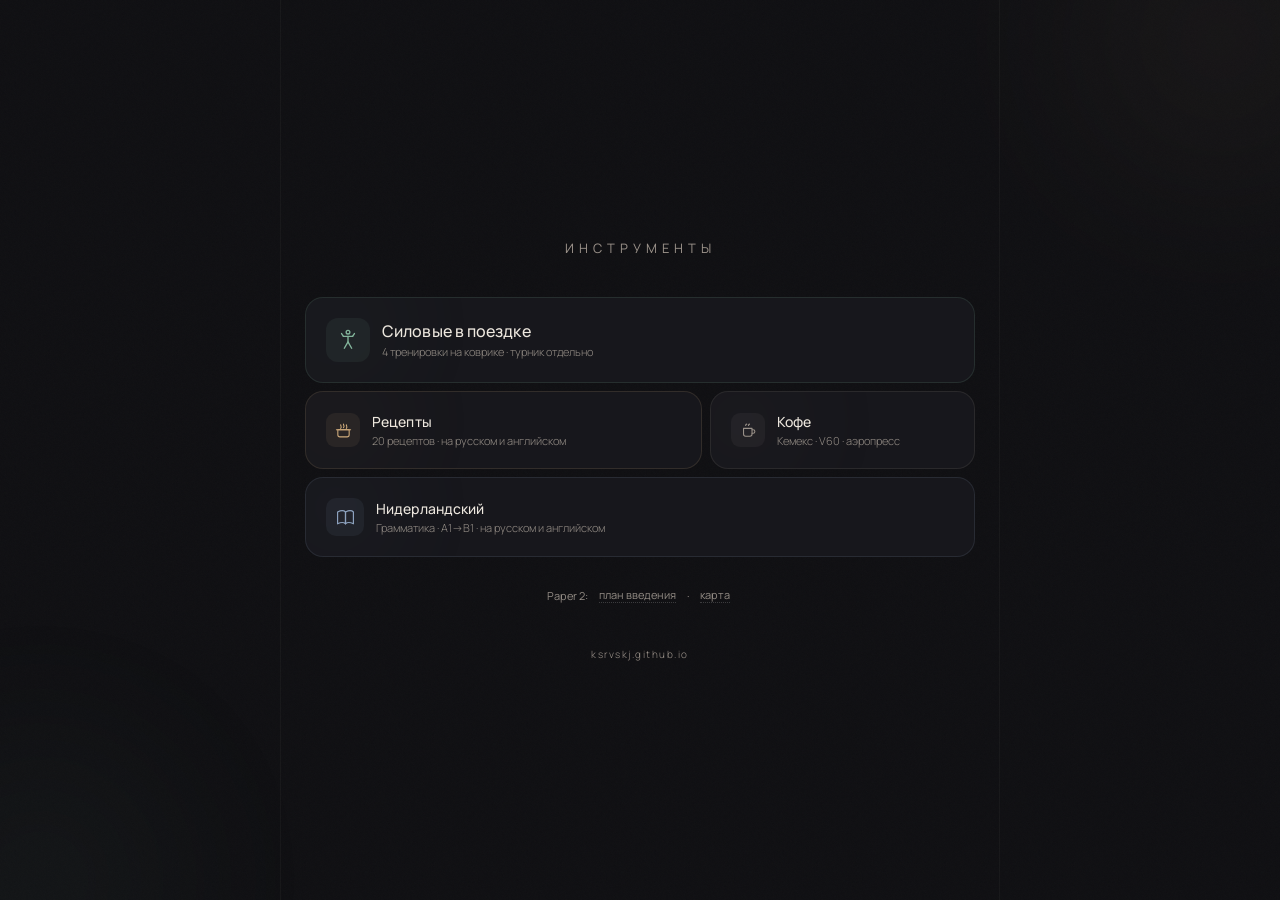
<file: index.html>
<!DOCTYPE html>
<html lang="ru">
<head>
<meta charset="UTF-8">
<meta name="viewport" content="width=device-width, initial-scale=1.0, viewport-fit=cover">
<meta name="apple-mobile-web-app-capable" content="yes">
<meta name="apple-mobile-web-app-status-bar-style" content="black-translucent">
<meta name="theme-color" content="#0f0f12">
<link rel="icon" href="favicon.svg" type="image/svg+xml">
<title>Инструменты</title>
<link rel="stylesheet" href="style.css">
<style>
/* Hub-specific layout */
body{
  min-height:100dvh;
  display:flex;
  flex-direction:column;
  align-items:center;
  justify-content:center;
  padding:40px 24px;
  overflow-x:hidden;
}

/* Ambient glows */
.glow{position:fixed;width:280px;height:280px;border-radius:50%;filter:blur(100px);opacity:.05;pointer-events:none;z-index:0}
.glow-warm{background:var(--warm);top:-100px;right:-80px}
.glow-cool{background:var(--cool);bottom:-120px;left:-100px}

.content{position:relative;z-index:2;width:100%;max-width:680px}

/* Header */
.hub-header{text-align:center;margin-bottom:40px}
.hub-title{font-size:var(--fs-md);font-weight:400;letter-spacing:5px;text-transform:uppercase;color:var(--neutral)}

/* Bento — asymmetric middle row */
.bento{display:grid;grid-template-columns:6fr 4fr;gap:8px}

/* Card base */
a.bc{
  text-decoration:none;
  border-radius:var(--radius);
  padding:20px;
  display:flex;
  align-items:center;
  gap:12px;
  background:var(--surface);
  border:1px solid color-mix(in srgb, var(--ac) 14%, transparent);
  transition:all .2s ease;
  position:relative;
  overflow:hidden;
}
a.bc:active{transform:scale(0.97)}

/* Subtle inner glow */
a.bc::after{
  content:'';position:absolute;
  width:140px;height:140px;border-radius:50%;
  background:var(--ac);opacity:.04;
  filter:blur(60px);pointer-events:none;
  top:-40px;left:-40px;
}

/* Hero (full width) */
.bc-hero{grid-column:1/-1;padding:24px;gap:14px}
.bc-hero .bc-icon{width:44px;height:44px;border-radius:12px}
.bc-hero .bc-icon svg{width:22px;height:22px}
.bc-hero .bc-name{font-size:16px}

/* Regular cards */
.bc-reg{padding:18px 16px;gap:10px}
.bc-reg .bc-icon{width:34px;height:34px;border-radius:9px}
.bc-reg .bc-icon svg{width:17px;height:17px}

/* Bottom card (full width, between hero and reg) */
.bc-bottom{grid-column:1/-1;padding:20px;gap:12px}
.bc-bottom .bc-icon{width:38px;height:38px;border-radius:10px}
.bc-bottom .bc-icon svg{width:19px;height:19px}

/* Icon container */
.bc-icon{
  border-radius:11px;
  display:flex;align-items:center;justify-content:center;
  background:color-mix(in srgb, var(--ac) 8%, transparent);
  flex-shrink:0;
}
.bc-icon svg{
  stroke:var(--ac);stroke-width:1.5;fill:none;
  stroke-linecap:round;stroke-linejoin:round;
}

/* Text */
.bc-text{flex:1;min-width:0}
.bc-name{font-size:var(--fs-base);font-weight:500;color:var(--text);letter-spacing:.1px}
.bc-desc{font-size:var(--fs-xs);color:var(--dim);font-weight:300;margin-top:3px;line-height:1.35}

/* Themes */
.t-cool{--ac:var(--cool)}
.t-warm{--ac:var(--warm)}
.t-neutral{--ac:var(--neutral)}
.t-study{--ac:var(--study)}

/* Entrance animation */
.hub-header,.bc,.hub-links,.hub-footer{
  animation:fadeUp .4s ease both;
}
.hub-header{animation-delay:0s}
.bento .bc:nth-child(1){animation-delay:.05s}
.bento .bc:nth-child(2){animation-delay:.1s}
.bento .bc:nth-child(3){animation-delay:.15s}
.bento .bc:nth-child(4){animation-delay:.2s}
.hub-links{animation-delay:.25s}
.hub-footer{animation-delay:.3s}

/* Paper workspace links */
.hub-links{display:flex;justify-content:center;align-items:center;gap:7px;margin-top:16px;font-size:var(--fs-xs);color:var(--dim)}
.hub-links a{display:inline-flex;align-items:center;min-height:var(--tap);padding:0 6px;margin:0 -2px;color:var(--dim);text-decoration:none}
.hub-links a span{border-bottom:1px dotted rgba(255,255,255,.18)}
.hub-links a:hover{color:var(--text)}

/* Footer */
.hub-footer{text-align:center;margin-top:30px;font-size:var(--fs-2xs);color:var(--neutral);letter-spacing:1.5px;font-weight:300}
</style>
</head>
<body>

<div class="glow glow-warm"></div>
<div class="glow glow-cool"></div>

<div class="content">
  <div class="hub-header">
    <div class="hub-title">инструменты</div>
  </div>

  <div class="bento">

    <!-- Hero: Workout -->
    <a class="bc bc-hero t-cool" href="workout.html">
      <div class="bc-icon" data-icon="workout"></div>
      <div class="bc-text">
        <div class="bc-name">Силовые в поездке</div>
        <div class="bc-desc">4 тренировки на коврике · турник отдельно</div>
      </div>
    </a>

    <!-- Recipes (wider — 3fr) -->
    <a class="bc bc-reg t-warm" href="recipes.html">
      <div class="bc-icon" data-icon="recipes"></div>
      <div class="bc-text">
        <div class="bc-name">Рецепты</div>
        <div class="bc-desc">20 рецептов · на русском и английском</div>
      </div>
    </a>

    <!-- Coffee (narrower — 2fr) -->
    <a class="bc bc-reg t-neutral" href="coffee.html">
      <div class="bc-icon" data-icon="coffee"></div>
      <div class="bc-text">
        <div class="bc-name">Кофе</div>
        <div class="bc-desc">Кемекс · V60 · аэропресс</div>
      </div>
    </a>

    <!-- Dutch (full width bottom) -->
    <a class="bc bc-bottom t-study" href="dutch.html">
      <div class="bc-icon" data-icon="dutch"></div>
      <div class="bc-text">
        <div class="bc-name">Нидерландский</div>
        <div class="bc-desc">Грамматика · A1→B1 · на русском и английском</div>
      </div>
    </a>

  </div>

  <div class="hub-links">
    <span>Paper 2:</span>
    <a href="intro_outline.html"><span>план введения</span></a>
    <span>·</span>
    <a href="paper_map.html"><span>карта</span></a>
  </div>

  <div class="hub-footer">ksrvskj.github.io</div>
</div>

<script src="icons.js"></script>
<script>
if(typeof ICONS!=='undefined'&&ICONS.hub)document.querySelectorAll('.bc-icon[data-icon]').forEach(function(el){el.innerHTML=ICONS.hub[el.dataset.icon]||'';});
</script>
</body>
</html>
</file>
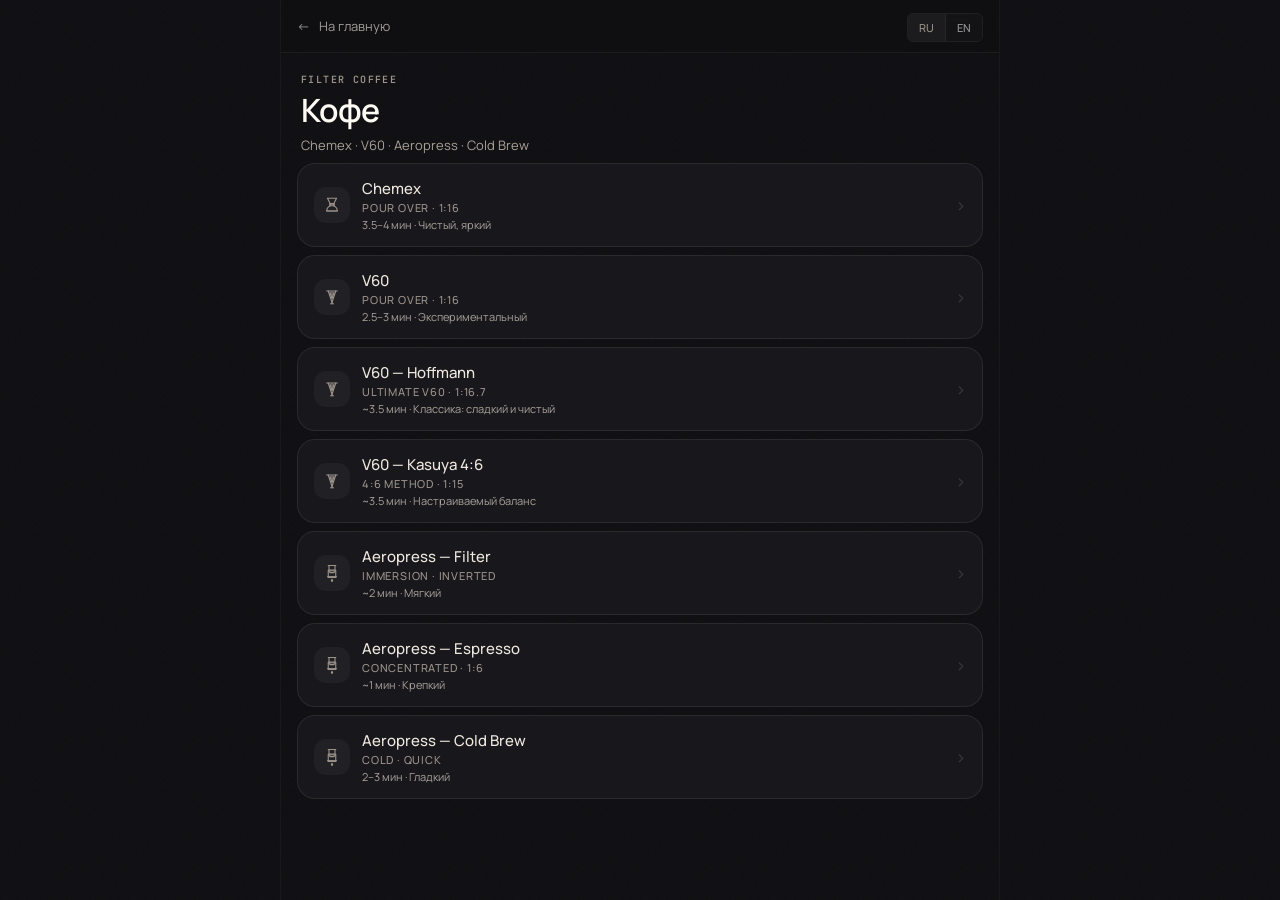
<file: coffee.html>
<!DOCTYPE html>
<html lang="ru">
<head>
<meta charset="UTF-8">
<meta name="viewport" content="width=device-width, initial-scale=1.0, viewport-fit=cover">
<meta name="apple-mobile-web-app-capable" content="yes">
<meta name="theme-color" content="#0f0f12">
<link rel="icon" href="favicon.svg" type="image/svg+xml">
<title>Кофе / Coffee</title>
<link rel="stylesheet" href="style.css">
<style>:root{--accent:var(--neutral)}</style>
</head>
<body>

<div class="topbar">
  <a class="topbar-back" href="index.html">←&nbsp;<span data-back-label>На главную</span></a>
  <div class="lang-toggle">
    <button class="lang-btn" onclick="setLang('ru')">RU</button>
    <button class="lang-btn" onclick="setLang('en')">EN</button>
  </div>
</div>
<header class="page-header">
  <div class="page-eyebrow">Filter Coffee</div>
  <h1 class="page-title" id="hTitle">Кофе</h1>
  <p class="page-subtitle">Chemex · V60 · Aeropress · Cold Brew</p>
</header>
<div class="methods" id="methods"></div>

<script src="icons.js"></script>
<script src="lang.js"></script>
<script>
const UI={
  title:{ru:"Кофе",en:"Coffee"},
  coffee:{ru:"Кофе",en:"Coffee"},
  recipe:{ru:"Рецепт",en:"Recipe"},
  grind:{ru:"Помол",en:"Grind"},
};

function coffeeIcon(id){return ICONS.coffee[id]||(id.startsWith('aero')?ICONS.coffee.aeropress:id.startsWith('v60')?ICONS.coffee.v60:null)||ICONS.coffee.chemex;}

const M=[
  {
    id:"chemex",name:"Chemex",style:"Pour Over · 1:16",
    meta:{ru:"3.5–4 мин · Чистый, яркий",en:"3.5–4 min · Clean, bright"},
    ratio:16,dd:45,presets:[30,36,45],
    grind:65,grindT:{ru:"Средне-крупный",en:"Medium-coarse"},
    temp:"92–96°C",
    calc(d){const w=d*16,b=d*2,r=w-b,p=Math.round(r/3);return{w,pours:[
      {time:"0:00",amt:b,note:{ru:"Bloom — залить, подождать 30 сек",en:"Bloom — pour, wait 30 sec"}},
      {time:"0:30",amt:p,note:{ru:"Первый пролив, по спирали",en:"First pour, spiral"}},
      {time:"1:30",amt:p,note:{ru:"Второй пролив",en:"Second pour"}},
      {time:"2:30",amt:p,note:{ru:"Третий пролив, дождаться стекания",en:"Third pour, let it drain"}}
    ]};},
    notes:{ru:"Фильтр промыть горячей водой (убирает бумажный вкус). Лить медленно, тонкой струёй.",en:"Rinse filter with hot water (removes paper taste). Pour slowly, thin stream."}
  },
  {
    id:"v60",name:"V60",style:"Pour Over · 1:16",
    meta:{ru:"2.5–3 мин · Экспериментальный",en:"2.5–3 min · Experimental"},
    ratio:16,dd:15,presets:[12,15,20],
    grind:50,grindT:{ru:"Средний",en:"Medium"},
    temp:"93°C",
    calc(d){const w=d*16,b=d*2,r=w-b;return{w,pours:[
      {time:"0:00",amt:b,note:{ru:"Bloom — 30–45 сек",en:"Bloom — 30–45 sec"}},
      {time:"0:45",amt:Math.round(r*0.6),note:{ru:"Основной пролив, по спирали",en:"Main pour, spiral"}},
      {time:"1:30",amt:Math.round(r*0.4),note:{ru:"Финальный пролив, по центру",en:"Final pour, center"}}
    ]};},
    notes:{ru:"Быстрый вариант на каждый день. Помол чуть мельче, чем для Chemex. Swirl после bloom.",en:"Quick everyday version. Grind slightly finer than Chemex. Swirl after bloom."}
  },
  {
    id:"v60-hoffmann",name:"V60 — Hoffmann",style:"Ultimate V60 · 1:16.7",
    meta:{ru:"~3.5 мин · Классика: сладкий и чистый",en:"~3.5 min · The classic: sweet & clean"},
    ratio:16.7,dd:15,presets:[15,22,30],
    grind:55,grindT:{ru:"Средне-мелкий",en:"Medium-fine"},
    temp:{ru:"95°C+ (светлая обжарка — кипяток)",en:"95°C+ (boiling for light roasts)"},
    calc(d){const w=Math.round(d*50/3),b=d*2,s=Math.round(w*0.6);return{w,pours:[
      {time:"0:00",amt:b,note:{ru:"Bloom — залить и покрутить воронку (swirl), 45 сек",en:"Bloom — pour and swirl, 45 sec"}},
      {time:"0:45",amt:s-b,note:{ru:"Долить до 60% воды к 1:15, ровной спиралью",en:"Pour to 60% of water by 1:15, steady spiral"}},
      {time:"1:15",amt:w-s,note:{ru:"Долить до 100% к 1:45",en:"Top up to 100% by 1:45"}},
      {time:"1:45",amt:null,note:{ru:"Размешать ложкой по разу в обе стороны, затем swirl",en:"Stir once each way with a spoon, then swirl"}},
      {time:"3:30",amt:null,note:{ru:"Полное стекание к ~3:30",en:"Full drawdown by ~3:30"}}
    ]};},
    notes:{ru:"Рецепт Джеймса Хоффманна («Ultimate V60»). Полная версия — 30 г на 500 мл, пропорции масштабируются линейно.",en:"James Hoffmann's Ultimate V60. Full batch is 30 g / 500 ml; scales linearly."}
  },
  {
    id:"v60-kasuya",name:"V60 — Kasuya 4:6",style:"4:6 Method · 1:15",
    meta:{ru:"~3.5 мин · Настраиваемый баланс",en:"~3.5 min · Tunable balance"},
    ratio:15,dd:20,presets:[15,20,30],
    grind:70,grindT:{ru:"Крупный",en:"Coarse"},
    temp:"~93°C",
    calc(d){const w=d*15,p=Math.round(w/5);return{w,pours:[
      {time:"0:00",amt:p,note:{ru:"1-й пролив; первые два задают кислотность и сладость",en:"Pour 1; first two pours set acidity & sweetness"}},
      {time:"0:45",amt:p,note:{ru:"2-й пролив — вода к этому моменту должна стечь",en:"Pour 2 — previous water should have drained"}},
      {time:"1:30",amt:p,note:{ru:"3-й пролив; последние три отвечают за крепость",en:"Pour 3; last three set strength"}},
      {time:"2:15",amt:p,note:{ru:"4-й пролив",en:"Pour 4"}},
      {time:"3:00",amt:w-p*4,note:{ru:"5-й пролив; стекание к ~3:30",en:"Pour 5; drawdown by ~3:30"}}
    ]};},
    notes:{ru:"Метод Тэцу Касуи, чемпиона мира по завариванию 2016 года: первые 40% воды формируют вкус, последние 60% — крепость.",en:"Tetsu Kasuya's method (2016 World Brewers Cup champion): first 40% of water shapes taste, last 60% — strength."}
  },
  {
    id:"aero-filter",name:"Aeropress — Filter",style:"Immersion · Inverted",
    meta:{ru:"~2 мин · Мягкий",en:"~2 min · Smooth"},
    ratio:16,dd:15,presets:[12,15,18],
    grind:45,grindT:{ru:"Средний",en:"Medium"},
    temp:"85–90°C",
    calc(d){const w=d*16;return{w,pours:[
      {time:"0:00",amt:w,note:{ru:"Залить всю воду сразу",en:"Pour all water at once"}},
      {time:"0:10",amt:null,note:{ru:"Размешать 10 сек",en:"Stir 10 sec"}},
      {time:"1:00",amt:null,note:{ru:"Перевернуть, давить медленно ~30 сек",en:"Flip, press slowly ~30 sec"}}
    ]};},
    notes:{ru:"Inverted method: поршень снизу, аэропресс перевёрнут. Флип на кружку в 1:00.",en:"Inverted method: plunger at bottom, flip onto cup at 1:00."}
  },
  {
    id:"aero-espresso",name:"Aeropress — Espresso",style:"Concentrated · 1:6",
    meta:{ru:"~1 мин · Крепкий",en:"~1 min · Strong"},
    ratio:6,dd:18,presets:[15,18,20],
    grind:25,grindT:{ru:"Мелкий",en:"Fine"},
    temp:"90°C",
    calc(d){const w=d*6;return{w,pours:[
      {time:"0:00",amt:w,note:{ru:"Мало воды — залить сразу",en:"Little water — pour at once"}},
      {time:"0:10",amt:null,note:{ru:"Быстро размешать",en:"Quick stir"}},
      {time:"0:20",amt:null,note:{ru:"Давить быстро и сильно ~15 сек",en:"Press fast and hard ~15 sec"}}
    ]};},
    notes:{ru:"Максимальное давление. Разбавить водой = американо, молоком = латте.",en:"Maximum pressure. Dilute with water = americano, milk = latte."}
  },
  {
    id:"aero-cold",name:"Aeropress — Cold Brew",style:"Cold · Quick",
    meta:{ru:"2–3 мин · Гладкий",en:"2–3 min · Smooth"},
    ratio:8,dd:20,presets:[15,20,25],
    grind:25,grindT:{ru:"Мелкий",en:"Fine"},
    temp:{ru:"Холодная / комнатная",en:"Cold / room temp"},
    calc(d){const w=d*8;return{w,pours:[
      {time:"0:00",amt:w,note:{ru:"Холодная/комнатная вода",en:"Cold/room temp water"}},
      {time:"0:15",amt:null,note:{ru:"Размешивать интенсивно 1–2 мин",en:"Stir vigorously 1–2 min"}},
      {time:"2:00",amt:null,note:{ru:"Давить медленно",en:"Press slowly"}}
    ]};},
    notes:{ru:"Cold brew за 3 минуты. Концентрированный — разбавить водой/льдом.",en:"Cold brew in 3 minutes. Concentrated — dilute with water/ice."}
  }
];

let openMethod=null,doses={},brewTimers={};
function getDose(m){return doses[m.id]||m.dd;}
// In-place update: a full render() would rebuild the input and drop focus/caret mid-typing.
function updateDose(id,syncInput){
  const m=M.find(x=>x.id===id),card=document.getElementById('m-'+id);
  if(!m)return;
  if(!card){render();return;}
  const dose=getDose(m),data=m.calc(dose);
  if(syncInput){const inp=card.querySelector('.dose-input');if(inp)inp.value=dose;}
  const water=card.querySelector('.dose-water');if(water)water.textContent=data.w;
  card.querySelectorAll('.preset').forEach(b=>b.classList.toggle('active',parseInt(b.textContent)===dose));
  let total=0;
  const pourEls=card.querySelectorAll('.pour');
  data.pours.forEach((p,i)=>{
    if(p.amt)total+=p.amt;
    const el=pourEls[i];if(!el)return;
    const amt=el.querySelector('.pour-amount');
    if(amt&&p.amt)amt.textContent=`${p.amt} ${lang==='ru'?'мл':'ml'}`;
  });
  const totalEl=card.querySelector('.pour-total');
  if(totalEl)totalEl.textContent=`Σ ${total} ${lang==='ru'?'мл':'ml'}`;
}
function setDose(id,v){const n=parseInt(v);if(n>0&&n<200){doses[id]=n;updateDose(id,false);}}
function setPreset(id,v){doses[id]=v;updateDose(id,true);}
function toggle(id){openMethod=openMethod===id?null:id;render();updateURL();
  if(openMethod)setTimeout(()=>document.getElementById('m-'+id)?.scrollIntoView({behavior:'smooth',block:'start'}),50);
}
function parseTime(s){const p=s.split(':');return(+p[0])*60+(+p[1]);}
function fmtTime(s){return`${Math.floor(s/60)}:${String(s%60).padStart(2,'0')}`;}
function toggleBrew(id){
  const bt=brewTimers[id];
  if(bt&&bt.iv){clearInterval(bt.iv);bt.iv=null;updateBrewRing(id);return;}
  if(!bt)brewTimers[id]={elapsed:0,iv:null};
  const b=brewTimers[id];
  if(b.done){b.elapsed=0;b.done=false;updateBrewRing(id);return;}
  b.iv=setInterval(()=>{b.elapsed++;updateBrewRing(id);},1000);
  updateBrewRing(id);
}
function updateBrewRing(id){
  const b=brewTimers[id],m=M.find(x=>x.id===id);if(!b||!m)return;
  const dose=getDose(m),data=m.calc(dose);
  const times=data.pours.map(p=>parseTime(p.time));
  const lastTime=times[times.length-1];
  const totalEst=lastTime+60;
  const pct=Math.min((b.elapsed/totalEst)*100,100);
  const done=b.elapsed>=totalEst;
  if(done&&b.iv){clearInterval(b.iv);b.iv=null;b.done=true;}
  // update brew ring if expanded
  const el=document.getElementById('brew-'+id);
  if(el){
    const ring=el.querySelector('.timer-ring');
    const inner=el.querySelector('.timer-inner');
    const hint=el.querySelector('.timer-hint');
    ring.style.background=`conic-gradient(${done?'var(--vegan)':'var(--accent)'} ${pct}%, rgba(255,255,255,0.1) ${pct}%)`;
    inner.style.color=done?'var(--vegan)':'var(--text)';
    inner.textContent=done?'\u2713':fmtTime(b.elapsed);
    hint.textContent=done?(lang==='ru'?'готово — нажать для сброса':'done — tap to reset'):b.iv?(lang==='ru'?'пауза':'tap to pause'):(lang==='ru'?'старт':'tap to start');
  }
  // highlight active pour
  const pours=document.querySelectorAll('#m-'+id+' .pour');
  pours.forEach((p,i)=>{
    const start=times[i],next=times[i+1]||totalEst;
    p.classList.toggle('active',b.iv&&b.elapsed>=start&&b.elapsed<next);
  });
  // update collapsed card meta
  const meta=document.querySelector('#m-'+id+' .m-meta .brew-running');
  if(meta)meta.textContent=done?'\u2713':fmtTime(b.elapsed);
}

function render(){
  document.getElementById('hTitle').textContent=t(UI.title);
  document.querySelectorAll('.lang-btn').forEach(b=>b.classList.toggle('active',b.textContent.toLowerCase()===lang));

  document.getElementById('methods').innerHTML=M.map((m,idx)=>{
    const isOpen=openMethod===m.id,dose=getDose(m),data=m.calc(dose);
    let total=0;
    return `<div class="method${isOpen?' open':''}" id="m-${m.id}">
      <div class="m-top" onclick="toggle('${m.id}')">
        <div class="m-emoji">${coffeeIcon(m.id)}</div>
        <div class="m-body">
          <div class="m-name">${m.name}</div>
          <div class="m-style">${m.style}</div>
          <div class="m-meta">${t(m.meta)}${brewTimers[m.id]?.iv?` · <span class="brew-running">${fmtTime(brewTimers[m.id].elapsed)}</span>`:brewTimers[m.id]?.done?` · <span class="brew-running">✓</span>`:''}</div>
        </div>
        <div class="m-arrow">›</div>
      </div>
      ${isOpen?`<div class="m-detail">
        <div class="dose-row">
          <span class="dose-label">${t(UI.coffee)}</span>
          <input class="dose-input" type="number" value="${dose}" min="5" max="100"
            oninput="setDose('${m.id}',this.value)" onclick="event.stopPropagation()">
          <span class="dose-unit">${lang==='ru'?'г':'g'}</span>
          <span class="dose-arrow">→</span>
          <span class="dose-water">${data.w}</span>
          <span class="dose-water-unit">${lang==='ru'?'мл воды':'ml water'}</span>
        </div>
        <div class="presets">${m.presets.map(p=>`<button class="preset${dose===p?' active':''}" onclick="setPreset('${m.id}',${p})">${p} ${lang==='ru'?'г':'g'}</button>`).join('')}</div>
        <div class="grind-row">
          <span class="grind-label">${t(UI.grind)}</span>
          <div class="grind-bar"><div class="grind-fill" style="width:${m.grind}%"></div></div>
          <span class="grind-text">${t(m.grindT)}</span>
        </div>
        <div class="brew-timer" id="brew-${m.id}">
          <span class="brew-timer-label">${lang==='ru'?'Таймер':'Timer'}</span>
          <div class="timer-ring" onclick="toggleBrew('${m.id}')" style="background:conic-gradient(var(--accent) 0%, rgba(255,255,255,0.1) 0%)">
            <div class="timer-inner" style="color:${brewTimers[m.id]?.done?'var(--vegan)':'var(--text)'}">${brewTimers[m.id]?fmtTime(brewTimers[m.id].elapsed):'0:00'}</div>
          </div>
          <span class="timer-hint">${brewTimers[m.id]?.done?(lang==='ru'?'готово — нажать для сброса':'done — tap to reset'):brewTimers[m.id]?.iv?(lang==='ru'?'пауза':'tap to pause'):(lang==='ru'?'старт':'tap to start')}</span>
        </div>
        <div class="pours">
          <div class="pour-header">${t(UI.recipe)} · ${t(m.temp)}</div>
          ${data.pours.map(p=>{if(p.amt)total+=p.amt;return`<div class="pour">
            <span class="pour-time">${p.time}</span>
            ${p.amt?`<span class="pour-amount">${p.amt} ${lang==='ru'?'мл':'ml'}</span>`:`<span class="pour-amount" style="opacity:.2">—</span>`}
            <span class="pour-note">${t(p.note)}</span>
          </div>`;}).join('')}
          ${total?`<div class="pour-total">Σ ${total} ${lang==='ru'?'мл':'ml'}</div>`:''}
        </div>
        <div class="note">${t(m.notes)}</div>
      </div>`:''}
    </div>`;
  }).join('');
}

function readURL(){
  const params=new URLSearchParams(location.search);
  if(params.get('lang')&&['ru','en'].includes(params.get('lang'))){
    lang=params.get('lang');localStorage.setItem('lang',lang);
  }
  applyLang();
  if(params.get('m')){
    const method=M.find(x=>x.id===params.get('m'));
    if(method)openMethod=method.id;
  }
}
function updateURL(){
  const params=new URLSearchParams();
  if(openMethod)params.set('m',openMethod);
  if(lang!=='ru')params.set('lang',lang);
  const qs=params.toString();
  history.replaceState(null,'',qs?'?'+qs:location.pathname);
}

readURL();
render();
</script>
</body>
</html>
</file>
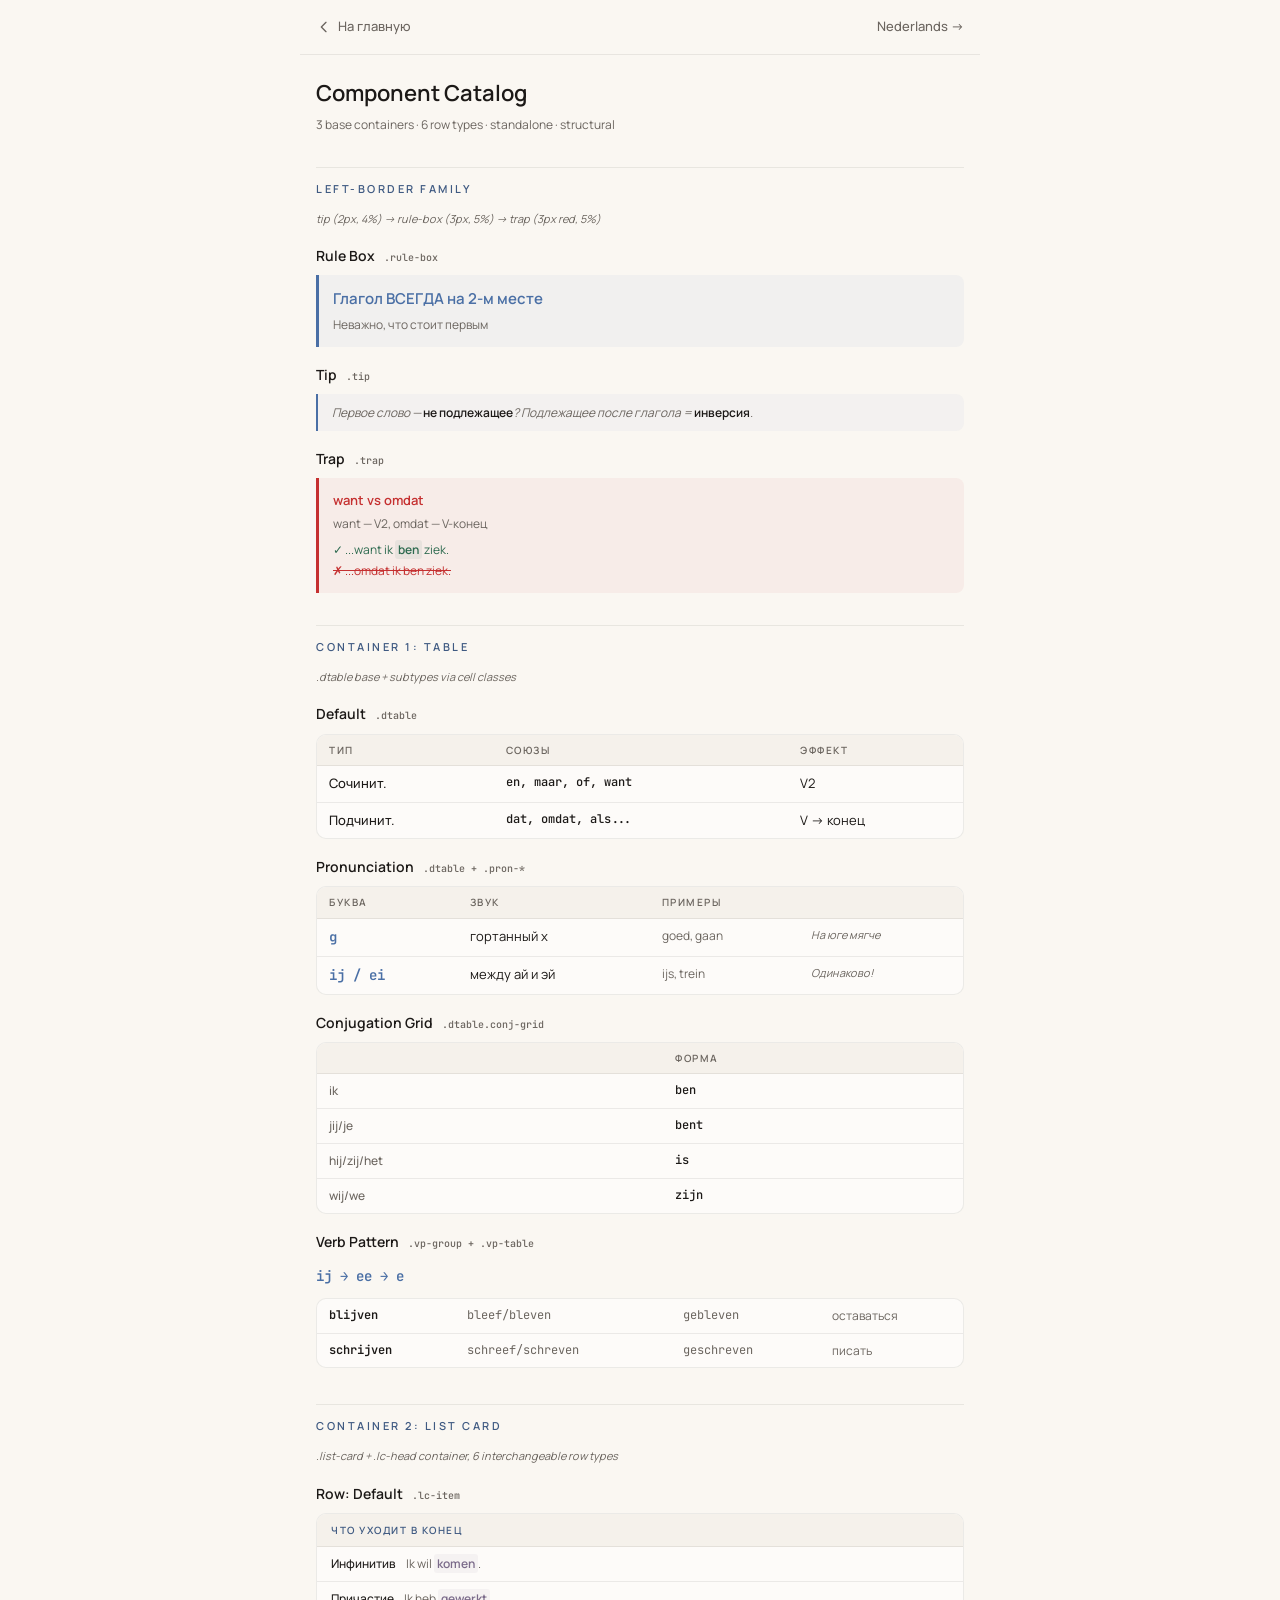
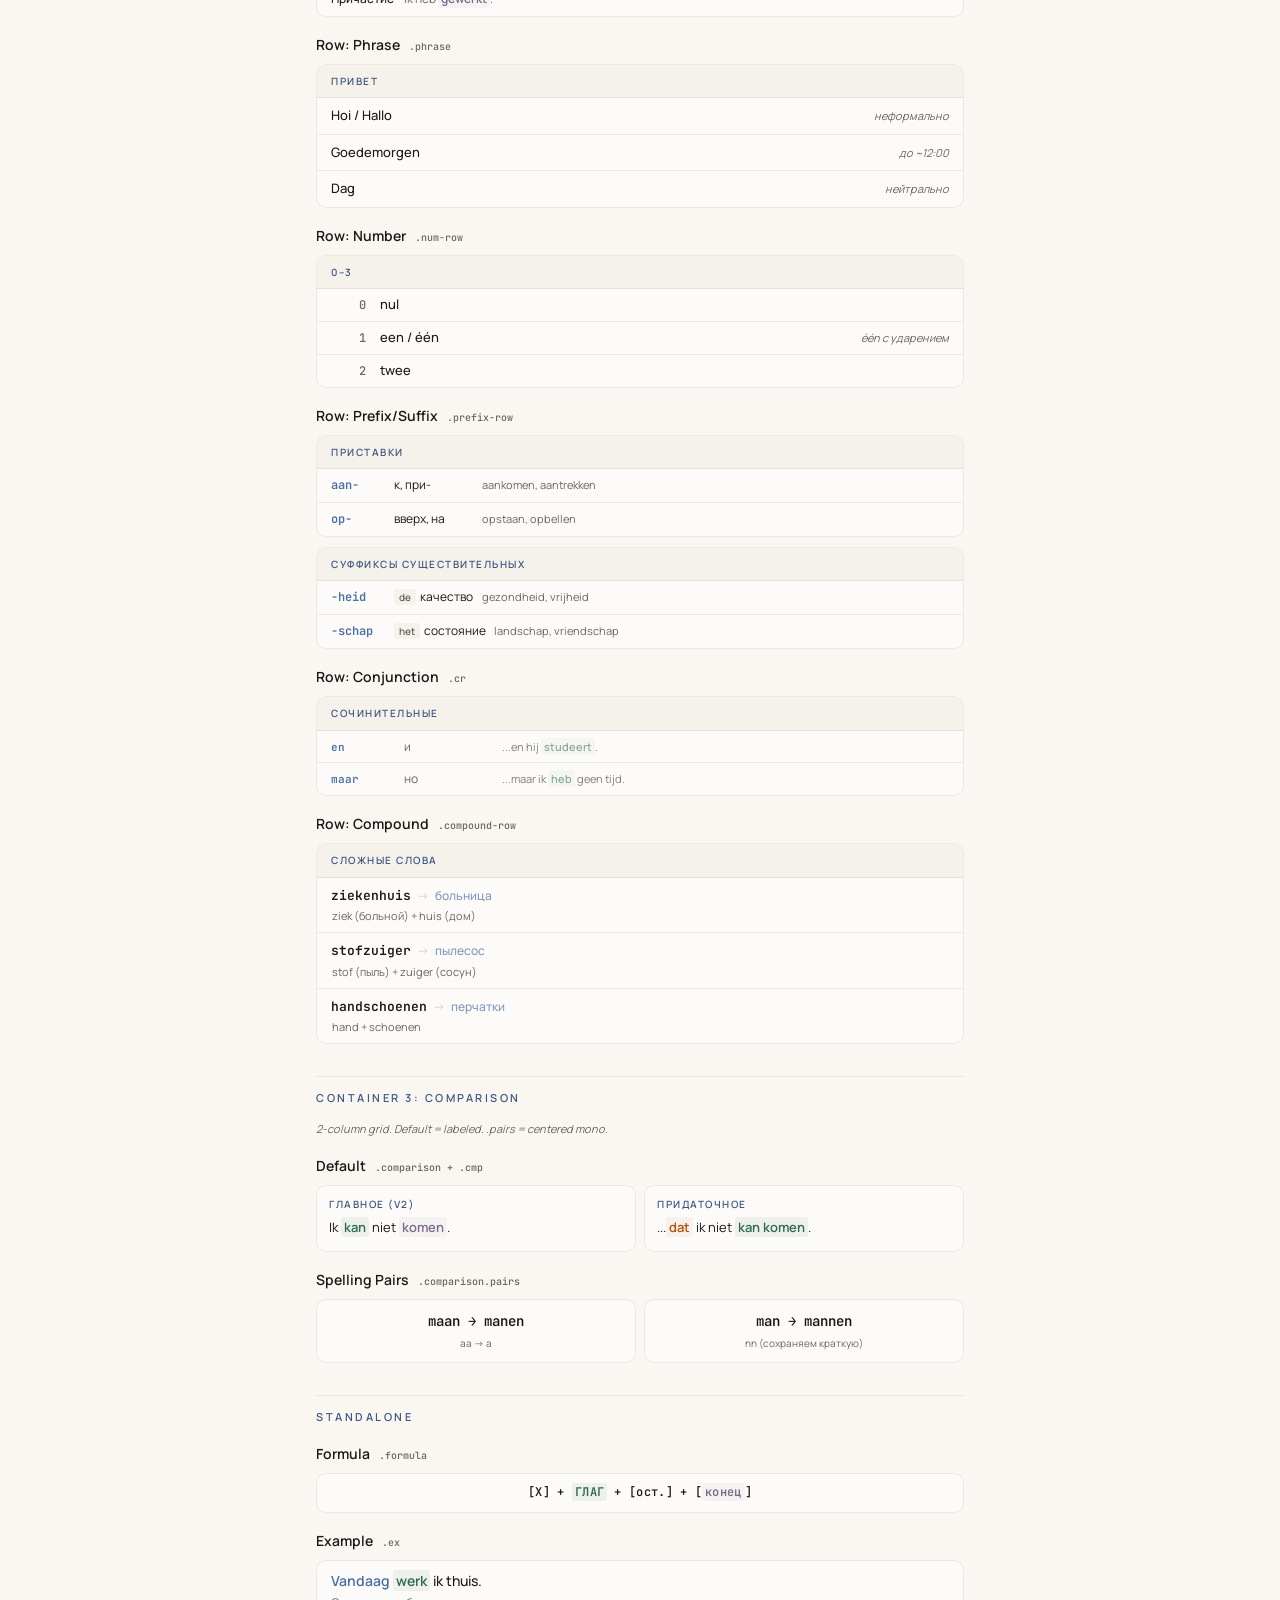
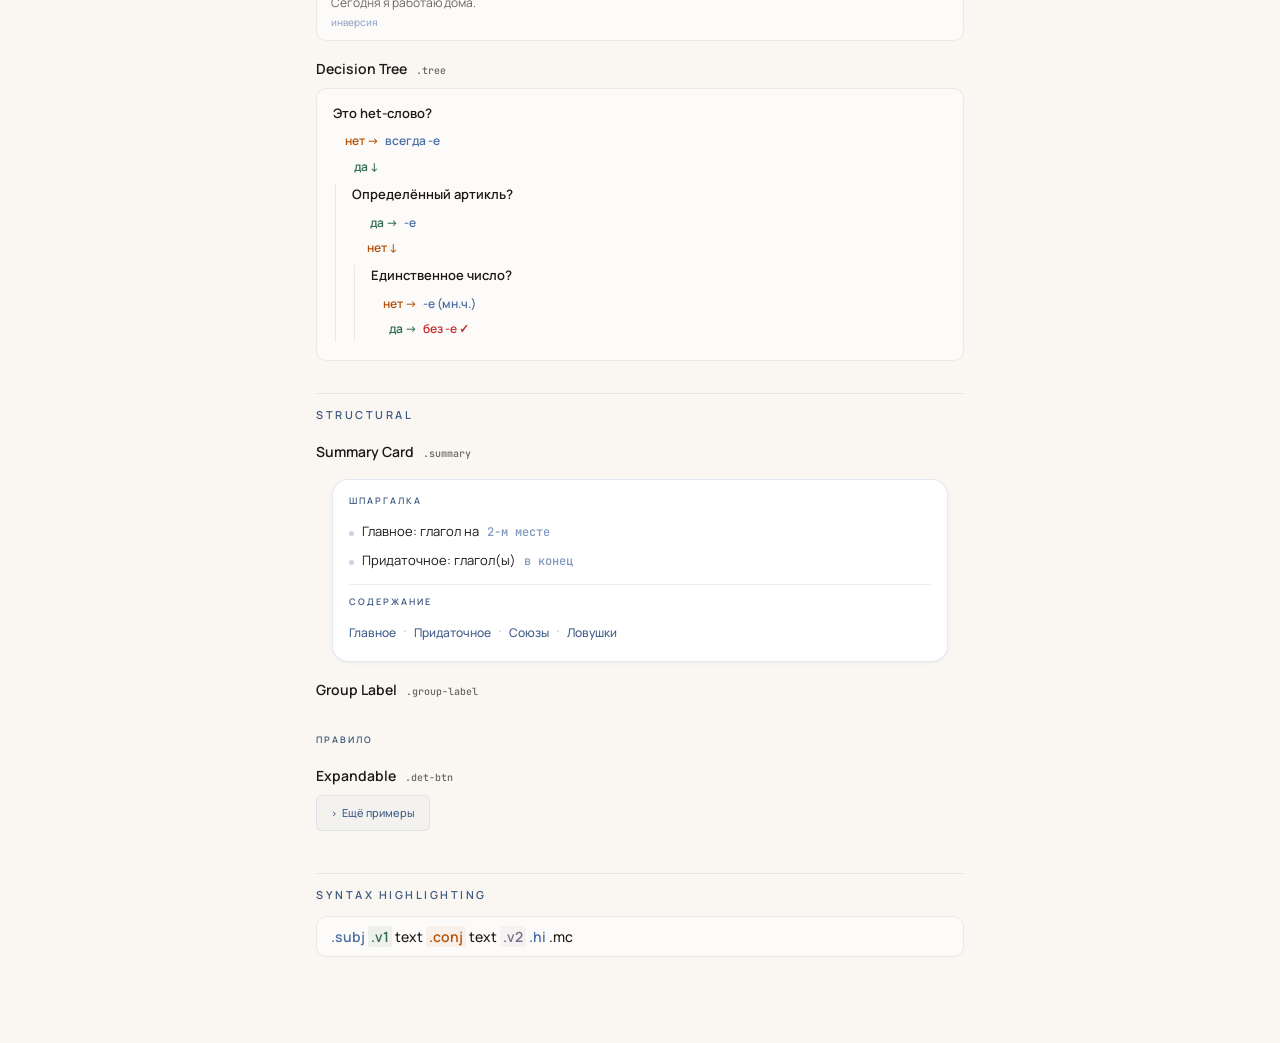
<file: components.html>
<!DOCTYPE html>
<html lang="ru">
<head>
<meta charset="UTF-8">
<meta name="viewport" content="width=device-width, initial-scale=1.0">
<link rel="icon" href="favicon.svg" type="image/svg+xml">
<title>Components — Dutch Textbook</title>
<link rel="preconnect" href="https://fonts.googleapis.com">
<link href="https://fonts.googleapis.com/css2?family=Manrope:wght@300;400;500;600&family=JetBrains+Mono:wght@400;500;600&display=swap" rel="stylesheet">
<link rel="stylesheet" href="dutch.css">
<style>
h1{font-size:22px;font-weight:600;margin-bottom:4px}
.page-sub{font-size:12px;color:var(--dim);margin-bottom:32px}
h2{font-size:11px;font-weight:600;text-transform:uppercase;letter-spacing:2.5px;color:color-mix(in srgb,var(--accent) 75%,var(--text));margin:32px 0 12px;padding-top:12px;border-top:1px solid var(--border)}
h3{font-size:14px;font-weight:600;color:var(--text);margin:16px 0 8px}
.cls{font-size:10px;font-weight:500;color:var(--dim);font-family:var(--mono);margin-left:6px}
.tax{font-size:11px;color:var(--dim);font-style:italic;margin-bottom:8px}
</style>
</head>
<body style="padding:0 16px 80px;max-width:680px;margin:0 auto">
<div class="topbar" style="margin:0 -16px 20px;padding-left:16px;padding-right:16px">
  <a class="back-btn" href="index.html"><svg viewBox="0 0 24 24"><path d="M15 19l-7-7 7-7"/></svg><span>На главную</span></a>
  <div class="topbar-title"></div>
  <div class="topbar-right"><a class="back-btn" href="dutch.html">Nederlands →</a></div>
</div>

<h1>Component Catalog</h1>
<div class="page-sub">3 base containers · 6 row types · standalone · structural</div>

<!-- ===== LEFT-BORDER ===== -->
<h2>Left-Border Family</h2>
<div class="tax">tip (2px, 4%) → rule-box (3px, 5%) → trap (3px red, 5%)</div>

<h3>Rule Box <span class="cls">.rule-box</span></h3>
<div class="rule-box"><div class="rule-text">Глагол ВСЕГДА на 2-м месте</div><div class="rule-note">Неважно, что стоит первым</div></div>

<h3>Tip <span class="cls">.tip</span></h3>
<div class="tip">Первое слово — <strong>не подлежащее</strong>? Подлежащее после глагола = <strong>инверсия</strong>.</div>

<h3>Trap <span class="cls">.trap</span></h3>
<div class="trap"><div class="trap-title">want vs omdat</div><div class="trap-desc">want — V2, omdat — V-конец</div><div class="trap-row trap-ok">✓ ...want ik <span class="v1">ben</span> ziek.</div><div class="trap-row trap-bad">✗ ...omdat ik ben ziek.</div></div>

<!-- ===== TABLE ===== -->
<h2>Container 1: Table</h2>
<div class="tax">.dtable base + subtypes via cell classes</div>

<h3>Default <span class="cls">.dtable</span></h3>
<table class="dtable"><thead><tr><th>Тип</th><th>Союзы</th><th>Эффект</th></tr></thead><tbody>
  <tr><td style="font-weight:500">Сочинит.</td><td class="mc">en, maar, of, want</td><td>V2</td></tr>
  <tr><td style="font-weight:500">Подчинит.</td><td class="mc">dat, omdat, als...</td><td>V → конец</td></tr>
</tbody></table>

<h3>Pronunciation <span class="cls">.dtable + .pron-*</span></h3>
<table class="dtable"><thead><tr><th>Буква</th><th>Звук</th><th>Примеры</th><th></th></tr></thead><tbody>
  <tr><td class="pron-letter">g</td><td class="pron-sound">гортанный х</td><td class="pron-examples">goed, gaan</td><td class="pron-note">На юге мягче</td></tr>
  <tr><td class="pron-letter">ij / ei</td><td class="pron-sound">между ай и эй</td><td class="pron-examples">ijs, trein</td><td class="pron-note">Одинаково!</td></tr>
</tbody></table>

<h3>Conjugation Grid <span class="cls">.dtable.conj-grid</span></h3>
<table class="dtable conj-grid"><thead><tr><th></th><th>Форма</th></tr></thead><tbody>
  <tr><td>ik</td><td class="mc">ben</td></tr>
  <tr><td>jij/je</td><td class="mc">bent</td></tr>
  <tr><td>hij/zij/het</td><td class="mc">is</td></tr>
  <tr><td>wij/we</td><td class="mc">zijn</td></tr>
</tbody></table>

<h3>Verb Pattern <span class="cls">.vp-group + .vp-table</span></h3>
<div class="vp-group"><div class="vp-name">ij → ee → e</div>
<div class="table-scroll"><table class="vp-table"><tbody>
  <tr><td class="vp-inf">blijven</td><td class="vp-form">bleef/bleven</td><td class="vp-form">gebleven</td><td class="vp-ru">оставаться</td></tr>
  <tr><td class="vp-inf">schrijven</td><td class="vp-form">schreef/schreven</td><td class="vp-form">geschreven</td><td class="vp-ru">писать</td></tr>
</tbody></table></div></div>

<!-- ===== LIST CARD ===== -->
<h2>Container 2: List Card</h2>
<div class="tax">.list-card + .lc-head container, 6 interchangeable row types</div>

<h3>Row: Default <span class="cls">.lc-item</span></h3>
<div class="list-card"><div class="lc-head">Что уходит в конец</div>
  <div class="lc-item"><span class="lc-w">Инфинитив</span><span class="lc-e">Ik wil <span class="v2">komen</span>.</span></div>
  <div class="lc-item"><span class="lc-w">Причастие</span><span class="lc-e">Ik heb <span class="v2">gewerkt</span>.</span></div>
</div>

<h3>Row: Phrase <span class="cls">.phrase</span></h3>
<div class="list-card"><div class="lc-head">Привет</div>
  <div class="phrase"><span class="phrase-nl">Hoi / Hallo</span><span class="phrase-note">неформально</span></div>
  <div class="phrase"><span class="phrase-nl">Goedemorgen</span><span class="phrase-note">до ~12:00</span></div>
  <div class="phrase"><span class="phrase-nl">Dag</span><span class="phrase-note">нейтрально</span></div>
</div>

<h3>Row: Number <span class="cls">.num-row</span></h3>
<div class="list-card"><div class="lc-head">0–3</div>
  <div class="num-row"><span class="num-val">0</span><span class="num-nl">nul</span></div>
  <div class="num-row"><span class="num-val">1</span><span class="num-nl">een / één</span><span class="num-note">één с ударением</span></div>
  <div class="num-row"><span class="num-val">2</span><span class="num-nl">twee</span></div>
</div>

<h3>Row: Prefix/Suffix <span class="cls">.prefix-row</span></h3>
<div class="list-card"><div class="lc-head">Приставки</div>
  <div class="prefix-row"><span class="prefix-name">aan-</span><span class="prefix-meaning">к, при-</span><span class="prefix-ex">aankomen, aantrekken</span></div>
  <div class="prefix-row"><span class="prefix-name">op-</span><span class="prefix-meaning">вверх, на</span><span class="prefix-ex">opstaan, opbellen</span></div>
</div>
<div class="list-card"><div class="lc-head">Суффиксы существительных</div>
  <div class="prefix-row"><span class="prefix-name">-heid</span><span class="prefix-meaning"><span class="gender">de</span> качество</span><span class="prefix-ex">gezondheid, vrijheid</span></div>
  <div class="prefix-row"><span class="prefix-name">-schap</span><span class="prefix-meaning"><span class="gender">het</span> состояние</span><span class="prefix-ex">landschap, vriendschap</span></div>
</div>

<h3>Row: Conjunction <span class="cls">.cr</span></h3>
<div class="conj-group"><div class="cg-title">Сочинительные</div>
  <div class="cr"><span class="cr-nl">en</span><span class="cr-ru">и</span><span class="cr-ex">...en hij <span class="v1">studeert</span>.</span></div>
  <div class="cr"><span class="cr-nl">maar</span><span class="cr-ru">но</span><span class="cr-ex">...maar ik <span class="v1">heb</span> geen tijd.</span></div>
</div>

<h3>Row: Compound <span class="cls">.compound-row</span></h3>
<div class="list-card"><div class="lc-head">Сложные слова</div>
  <div class="compound-row"><div class="compound-top"><span class="compound-word">ziekenhuis</span><span class="compound-arrow">→</span><span class="compound-meaning">больница</span></div><div class="compound-parts">ziek (больной) + huis (дом)</div></div>
  <div class="compound-row"><div class="compound-top"><span class="compound-word">stofzuiger</span><span class="compound-arrow">→</span><span class="compound-meaning">пылесос</span></div><div class="compound-parts">stof (пыль) + zuiger (сосун)</div></div>
  <div class="compound-row"><div class="compound-top"><span class="compound-word">handschoenen</span><span class="compound-arrow">→</span><span class="compound-meaning">перчатки</span></div><div class="compound-parts">hand + schoenen</div></div>
</div>

<!-- ===== COMPARISON ===== -->
<h2>Container 3: Comparison</h2>
<div class="tax">2-column grid. Default = labeled. .pairs = centered mono.</div>

<h3>Default <span class="cls">.comparison + .cmp</span></h3>
<div class="comparison">
  <div class="cmp"><div class="cmp-label">Главное (V2)</div><div class="cmp-ex">Ik <span class="v1">kan</span> niet <span class="v2">komen</span>.</div></div>
  <div class="cmp"><div class="cmp-label">Придаточное</div><div class="cmp-ex">...<span class="conj">dat</span> ik niet <span class="v1">kan komen</span>.</div></div>
</div>

<h3>Spelling Pairs <span class="cls">.comparison.pairs</span></h3>
<div class="comparison pairs">
  <div class="cmp"><div class="pair-word">maan → manen</div><div class="pair-label">aa → a</div></div>
  <div class="cmp"><div class="pair-word">man → mannen</div><div class="pair-label">nn (сохраняем краткую)</div></div>
</div>

<!-- ===== STANDALONE ===== -->
<h2>Standalone</h2>

<h3>Formula <span class="cls">.formula</span></h3>
<div class="formula">[X] + <span class="v1">ГЛАГ</span> + [ост.] + [<span class="v2">конец</span>]</div>

<h3>Example <span class="cls">.ex</span></h3>
<div class="examples"><div class="ex">
  <div class="ex-nl"><span class="subj">Vandaag</span> <span class="v1">werk</span> ik thuis.</div>
  <div class="ex-ru">Сегодня я работаю дома.</div>
  <div class="ex-note">инверсия</div>
</div></div>

<h3>Decision Tree <span class="cls">.tree</span></h3>
<div class="tree">
  <div class="tree-node">
    <div class="tree-q">Это het-слово?</div>
    <div class="tree-branches">
      <div class="tree-b tree-b-no"><span class="tree-b-label">нет →</span><span class="tree-b-exit">всегда -e</span></div>
      <div class="tree-b tree-b-yes"><span class="tree-b-label">да ↓</span></div>
    </div>
    <div class="tree-child">
      <div class="tree-node">
        <div class="tree-q">Определённый артикль?</div>
        <div class="tree-branches">
          <div class="tree-b tree-b-yes"><span class="tree-b-label">да →</span><span class="tree-b-exit">-e</span></div>
          <div class="tree-b tree-b-no"><span class="tree-b-label">нет ↓</span></div>
        </div>
        <div class="tree-child">
          <div class="tree-node">
            <div class="tree-q">Единственное число?</div>
            <div class="tree-branches">
              <div class="tree-b tree-b-no"><span class="tree-b-label">нет →</span><span class="tree-b-exit">-e (мн.ч.)</span></div>
              <div class="tree-b tree-b-yes"><span class="tree-b-label">да →</span><span class="tree-b-exit" style="color:#c53030">без -e ✓</span></div>
            </div>
          </div>
        </div>
      </div>
    </div>
  </div>
</div>

<!-- ===== STRUCTURAL ===== -->
<h2>Structural</h2>

<h3>Summary Card <span class="cls">.summary</span></h3>
<div class="summary">
  <div class="summary-label">Шпаргалка</div>
  <div class="summary-rule">Главное: глагол на <span class="smono">2-м месте</span></div>
  <div class="summary-rule">Придаточное: глагол(ы) <span class="smono">в конец</span></div>
  <hr class="summary-divider">
  <div class="summary-toc-label">Содержание</div>
  <div class="summary-toc"><a>Главное</a><span class="dot">·</span><a>Придаточное</a><span class="dot">·</span><a>Союзы</a><span class="dot">·</span><a>Ловушки</a></div>
</div>

<h3>Group Label <span class="cls">.group-label</span></h3>
<div class="group-label">Правило</div>

<h3>Expandable <span class="cls">.det-btn</span></h3>
<button class="det-btn"><span class="arr">›</span> Ещё примеры</button>

<!-- ===== SYNTAX ===== -->
<h2>Syntax Highlighting</h2>
<div class="ex"><div class="ex-nl"><span class="subj">.subj</span> <span class="v1">.v1</span> text <span class="conj">.conj</span> text <span class="v2">.v2</span> <span class="hi">.hi</span> <span class="mc">.mc</span></div></div>

</body>
</html>
</file>
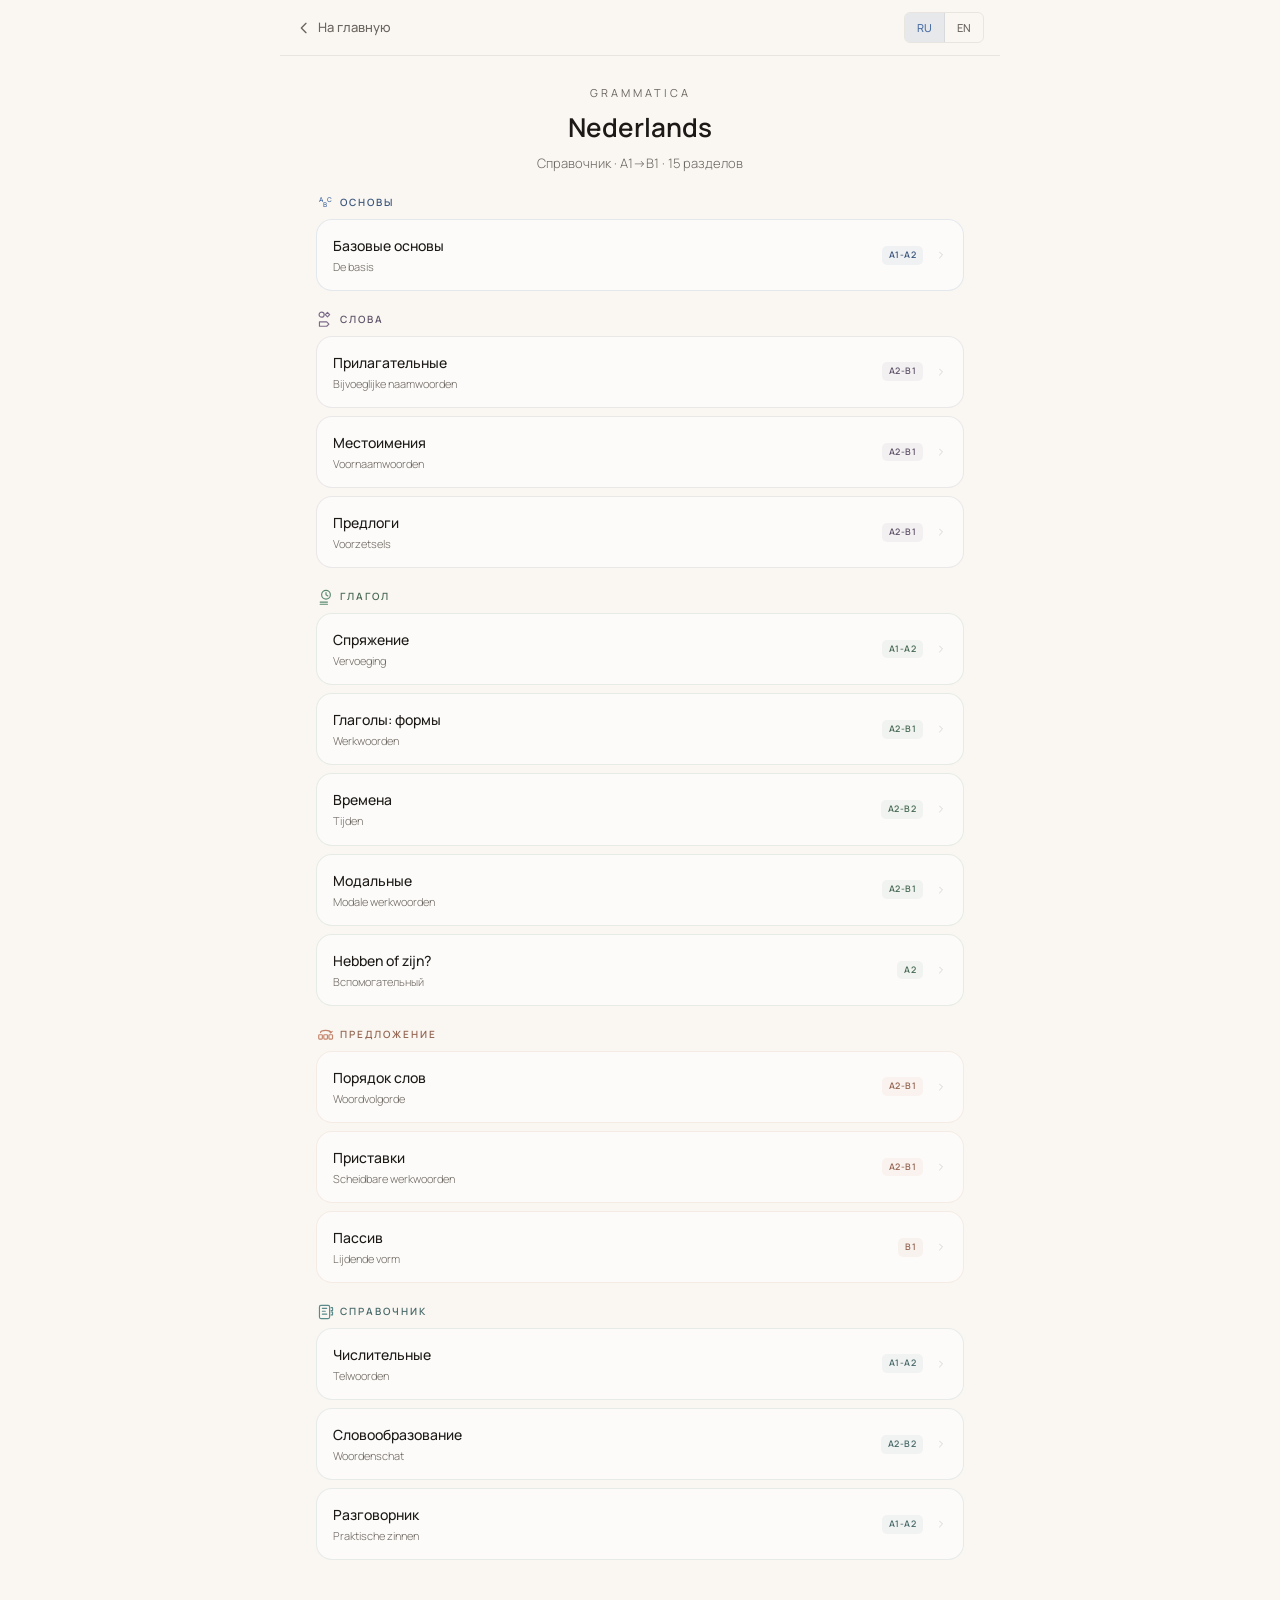
<file: dutch.html>
<!DOCTYPE html>
<html lang="ru">
<head>
<meta charset="UTF-8">
<meta name="viewport" content="width=device-width, initial-scale=1.0, viewport-fit=cover">
<meta name="apple-mobile-web-app-capable" content="yes">
<meta name="theme-color" content="#faf7f2">
<link rel="icon" href="favicon.svg" type="image/svg+xml">
<title>Nederlands — Справочник</title>
<link rel="preconnect" href="https://fonts.googleapis.com">
<link href="https://fonts.googleapis.com/css2?family=Manrope:wght@300;400;500;600&family=JetBrains+Mono:wght@400;500;600&display=swap" rel="stylesheet">
<link rel="stylesheet" href="dutch.css">
</head>
<body>

<!-- INDEX VIEW -->
<div id="indexView">
  <div class="topbar">
    <a class="back-btn" href="index.html"><svg viewBox="0 0 24 24"><path d="M15 19l-7-7 7-7"/></svg><span data-back-label>На главную</span></a>
    <div class="topbar-title"></div>
    <div class="topbar-right"><div class="lang-toggle"><button class="lang-btn" onclick="setLang('ru')">RU</button><button class="lang-btn" onclick="setLang('en')">EN</button></div></div>
  </div>
  <div class="idx-header">
    <div class="idx-logo">Grammatica</div>
    <div class="idx-title" id="idxTitle"></div>
    <div class="idx-sub" id="idxSub"></div>
  </div>
  <div class="idx-blocks" id="idxBlocks"></div>
</div>

<!-- GUIDE VIEW -->
<div id="guideView">
  <div class="topbar">
    <button class="back-btn" type="button" onclick="exitGuide()" aria-label="Назад к списку разделов" data-aria-ru="Назад к списку разделов" data-aria-en="Back to guide list"><svg viewBox="0 0 24 24"><path d="M15 19l-7-7 7-7"/></svg></button>
    <div class="topbar-title"><div class="topbar-sub" id="topSub"></div><div class="topbar-main" id="topMain"></div></div>
    <div class="topbar-right"><div class="lang-toggle"><button class="lang-btn" onclick="setLang('ru')">RU</button><button class="lang-btn" onclick="setLang('en')">EN</button></div></div>
  </div>
  <div class="guide-header" id="guideHeader"></div>
  <div id="summaryCard"></div>
  <div class="content" id="guideContent"></div>
</div>

<button class="scroll-top" id="scrollTop" type="button" aria-label="Наверх" data-aria-ru="Наверх" data-aria-en="Back to top" onclick="window.scrollTo({top:0,behavior:'smooth'})">
  <svg viewBox="0 0 24 24"><path d="M12 19V5"/><path d="M5 12l7-7 7 7"/></svg>
</button>

<script src="lang.js"></script>
<script src="dutch-data.js"></script>
<script>
/* ========== STATE ========== */
let activeGuide=null,guidePushed=false;

/* ========== RENDERING ========== */
function renderIndex(){
  document.getElementById('idxTitle').textContent='Nederlands';
  const gc=BLOCKS.reduce((n,b)=>n+b.guides.length,0);
  document.getElementById('idxSub').textContent=lang==='ru'?`Справочник · A1→B1 · ${gc} разделов`:`Reference · A1→B1 · ${gc} guides`;
  let ci=0;
  document.getElementById('idxBlocks').innerHTML=BLOCKS.map(b=>`<div class="idx-block"><div class="idx-block-name" style="--c:${b.color}"><span class="idx-block-icon" style="color:${b.color}">${BLOCK_ICONS[b.id]}</span>${t(b.name)}</div>${b.guides.map(g=>`<a class="idx-card" href="?g=${g.id}${lang!=='ru'?'&lang='+lang:''}" style="--c:${b.color};animation-delay:${Math.min(ci++,10)*0.03}s" onclick="openGuide('${g.id}');return false;"><div class="idx-card-body"><div class="idx-card-title">${t(g.title)}</div><div class="idx-card-sub">${g.sub}</div></div><div class="idx-card-level" style="--c:${b.color}">${g.level}</div><div class="idx-card-arrow"><svg viewBox="0 0 24 24" width="12" height="12"><path d="M9 6l6 6-6 6" fill="none" stroke="currentColor" stroke-width="2" stroke-linecap="round" stroke-linejoin="round"/></svg></div></a>`).join('')}</div>`).join('');
}

function renderGuide(){
  const guide=GUIDES[activeGuide],info=getBlockForGuide(activeGuide);
  if(!guide||!info){document.getElementById('guideHeader').innerHTML='<div class="stub">Guide not found</div>';return;}

  document.documentElement.style.setProperty('--accent',info.block.color);
  document.getElementById('topSub').textContent=t(info.block.name);
  document.getElementById('topMain').textContent=t(guide.title);

  document.getElementById('guideHeader').innerHTML=`
    <div class="guide-block-label">${BLOCK_ICONS[info.block.id]} ${t(info.block.name)}</div>
    <div class="guide-title">${t(guide.title)}</div>
    <div class="guide-subtitle">${guide.subtitle}</div>
    <div class="guide-level">${guide.level}</div>`;

  // Summary + TOC
  const items=guide.summary(lang);
  const tocLinks=guide.sections.map(s=>`<a href="#" onclick="event.preventDefault();document.getElementById('s-${s.id}').scrollIntoView({behavior:'smooth',block:'start'})">${t(s.title)}</a>`).join('<span class="dot">·</span>');
  const showToc=guide.sections.length>=5;
  document.getElementById('summaryCard').innerHTML=`<div class="summary">
    <div class="summary-label">${lang==='ru'?'Шпаргалка':'Summary'}</div>
    ${items.map(s=>`<div class="summary-rule">${s}</div>`).join('')}
    ${showToc?`<hr class="summary-divider"><div class="summary-toc-label">${lang==='ru'?'Содержание':'Contents'}</div><div class="summary-toc">${tocLinks}</div>`:''}
  </div>`;

  // Sections with group labels
  let lastGroup=null;
  document.getElementById('guideContent').innerHTML=guide.sections.map(s=>{
    let groupHtml='';
    if(s.group&&s.group!==lastGroup){groupHtml=`<div class="group-label">${t(GROUPS[s.group]||{})}</div>`;lastGroup=s.group;}
    return`${groupHtml}<div class="section" id="s-${s.id}"><div class="section-head"><div class="section-title">${t(s.title)}</div></div><div class="section-body">${s.content(lang)}</div></div>`;
  }).join('');
}

function render(){
  document.querySelectorAll('.lang-btn').forEach(b=>b.classList.toggle('active',b.textContent.toLowerCase()===lang));
  document.body.classList.toggle('reading',!!activeGuide);
  if(activeGuide){renderGuide();}else{renderIndex();}
}

/* ========== NAVIGATION ========== */
function openGuide(id,push){activeGuide=id;render();if(push===false){updateURL();}else{guidePushed=true;updateURL('push');}window.scrollTo({top:0});}
function exitGuide(fromPopstate){
  if(fromPopstate!==true&&guidePushed){guidePushed=false;history.back();return;}
  activeGuide=null;guidePushed=false;render();window.scrollTo({top:0});
  if(fromPopstate!==true)updateURL();}
function toggleDet(id,btn){const b=document.getElementById('dt-'+id);if(!b)return;const o=b.classList.toggle('open');btn.classList.toggle('open',o);}

/* ========== URL ========== */
function findGuide(id){for(const b of BLOCKS){const g=b.guides.find(x=>x.id===id);if(g)return g;}return null;}
function readURL(initial){const p=new URLSearchParams(location.search);if(initial===true&&p.get('lang')&&['ru','en'].includes(p.get('lang'))){lang=p.get('lang');localStorage.setItem('lang',lang);}applyLang();const g=p.get('g');activeGuide=g&&findGuide(g)?g:null;}
function updateURL(mode){const p=new URLSearchParams();if(activeGuide)p.set('g',activeGuide);if(lang!=='ru')p.set('lang',lang);const qs=p.toString();const url=qs?'?'+qs:location.pathname;const st={guidePushed:Boolean(activeGuide)&&guidePushed};if(mode==='push')history.pushState(st,'',url);else history.replaceState(st,'',url);}

window.addEventListener('scroll',()=>{document.getElementById('scrollTop').classList.toggle('show',window.scrollY>400)});
window.addEventListener('popstate',()=>{
  const entryPushed=Boolean(history.state&&history.state.guidePushed);
  readURL();
  guidePushed=Boolean(activeGuide)&&entryPushed;
  render();
  updateURL();
  window.scrollTo({top:0});
});
const initialGuidePushed=Boolean(history.state&&history.state.guidePushed);
readURL(true);
guidePushed=Boolean(activeGuide)&&initialGuidePushed;
render();
if(activeGuide)updateURL();
</script>
</body>
</html>
</file>
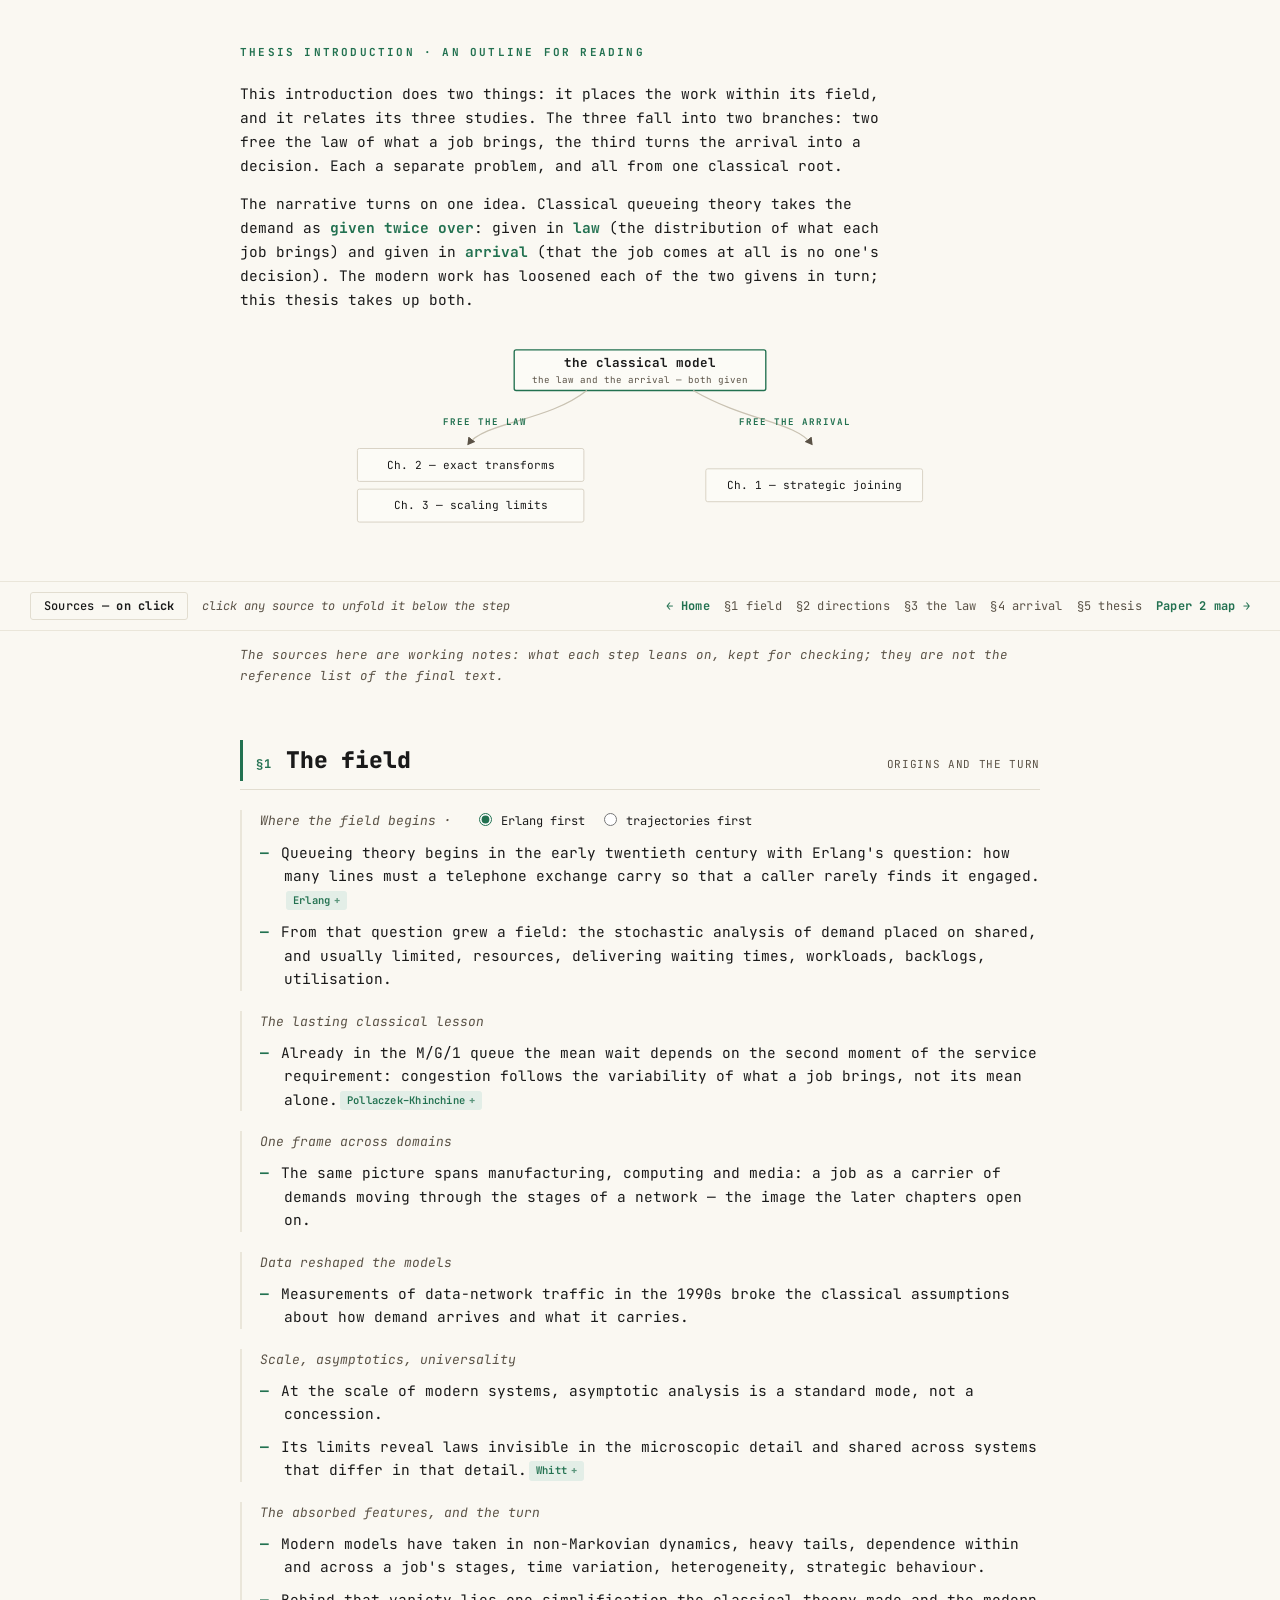
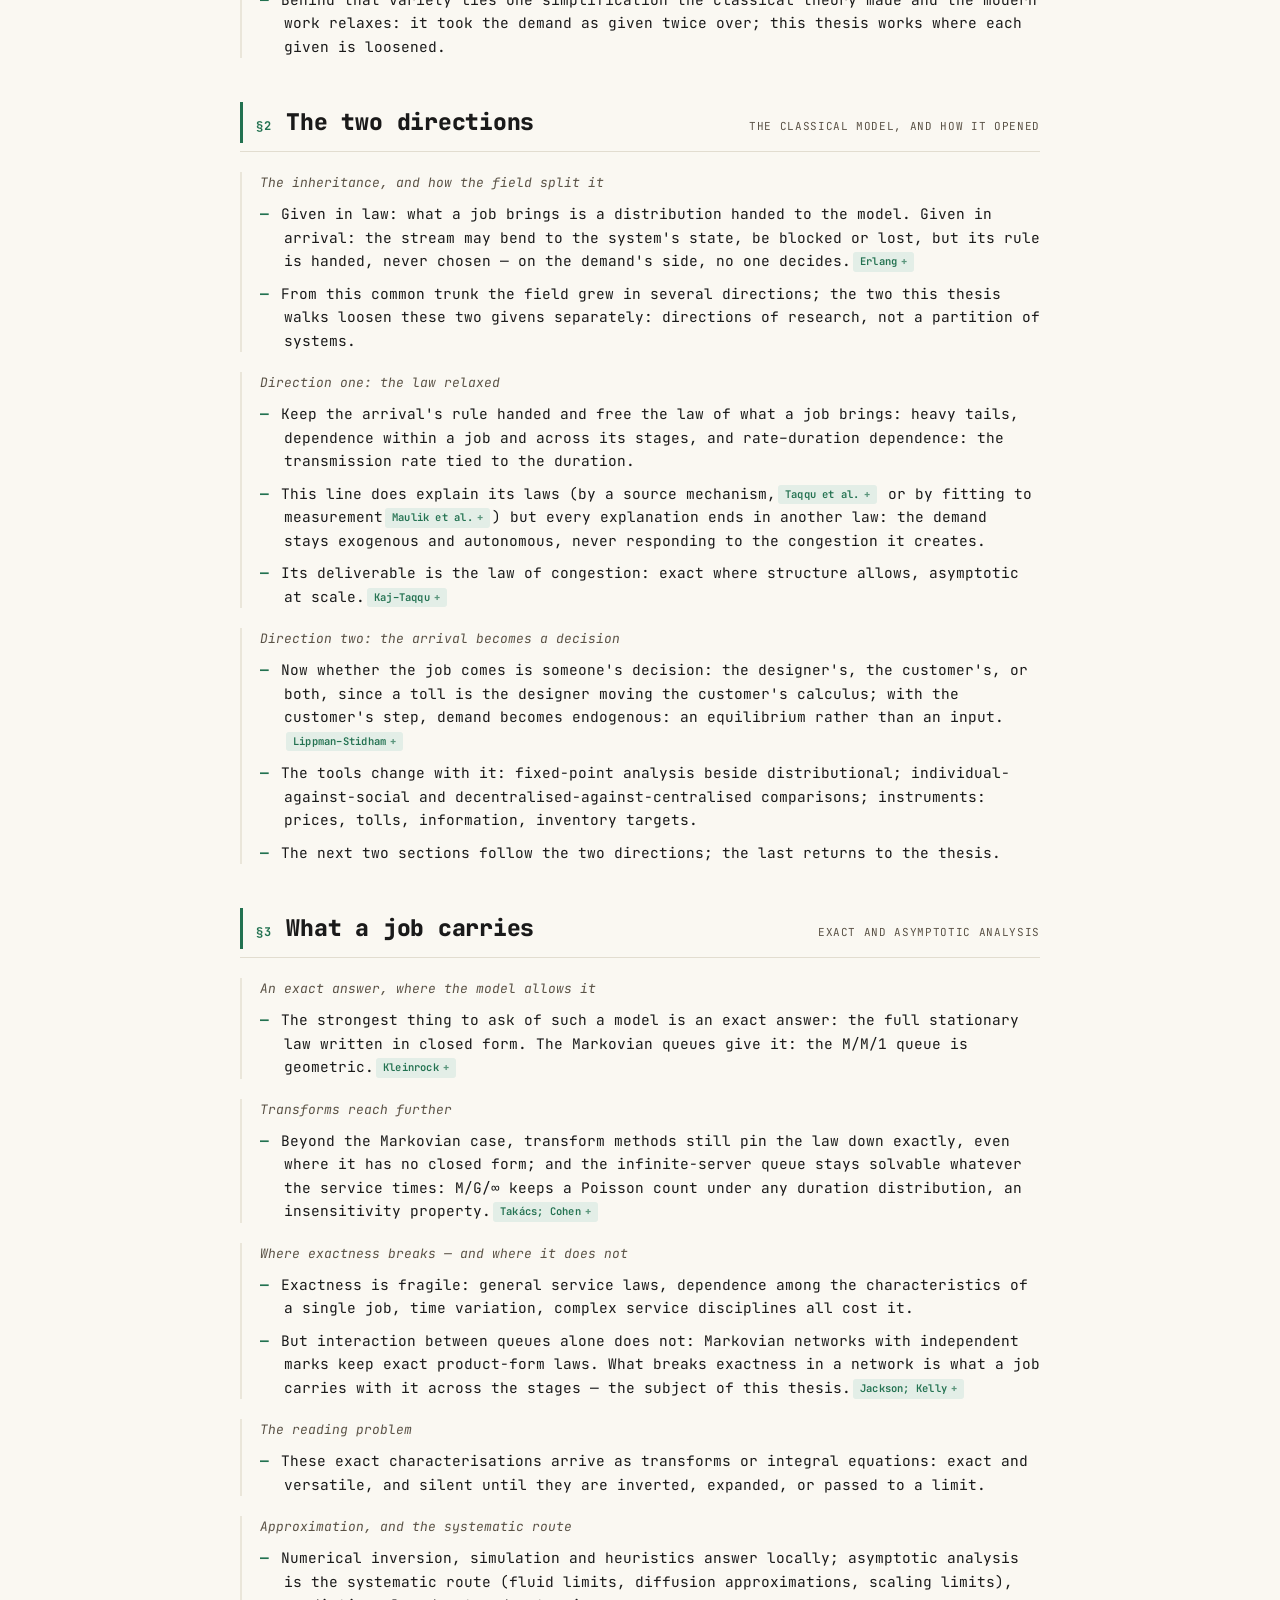
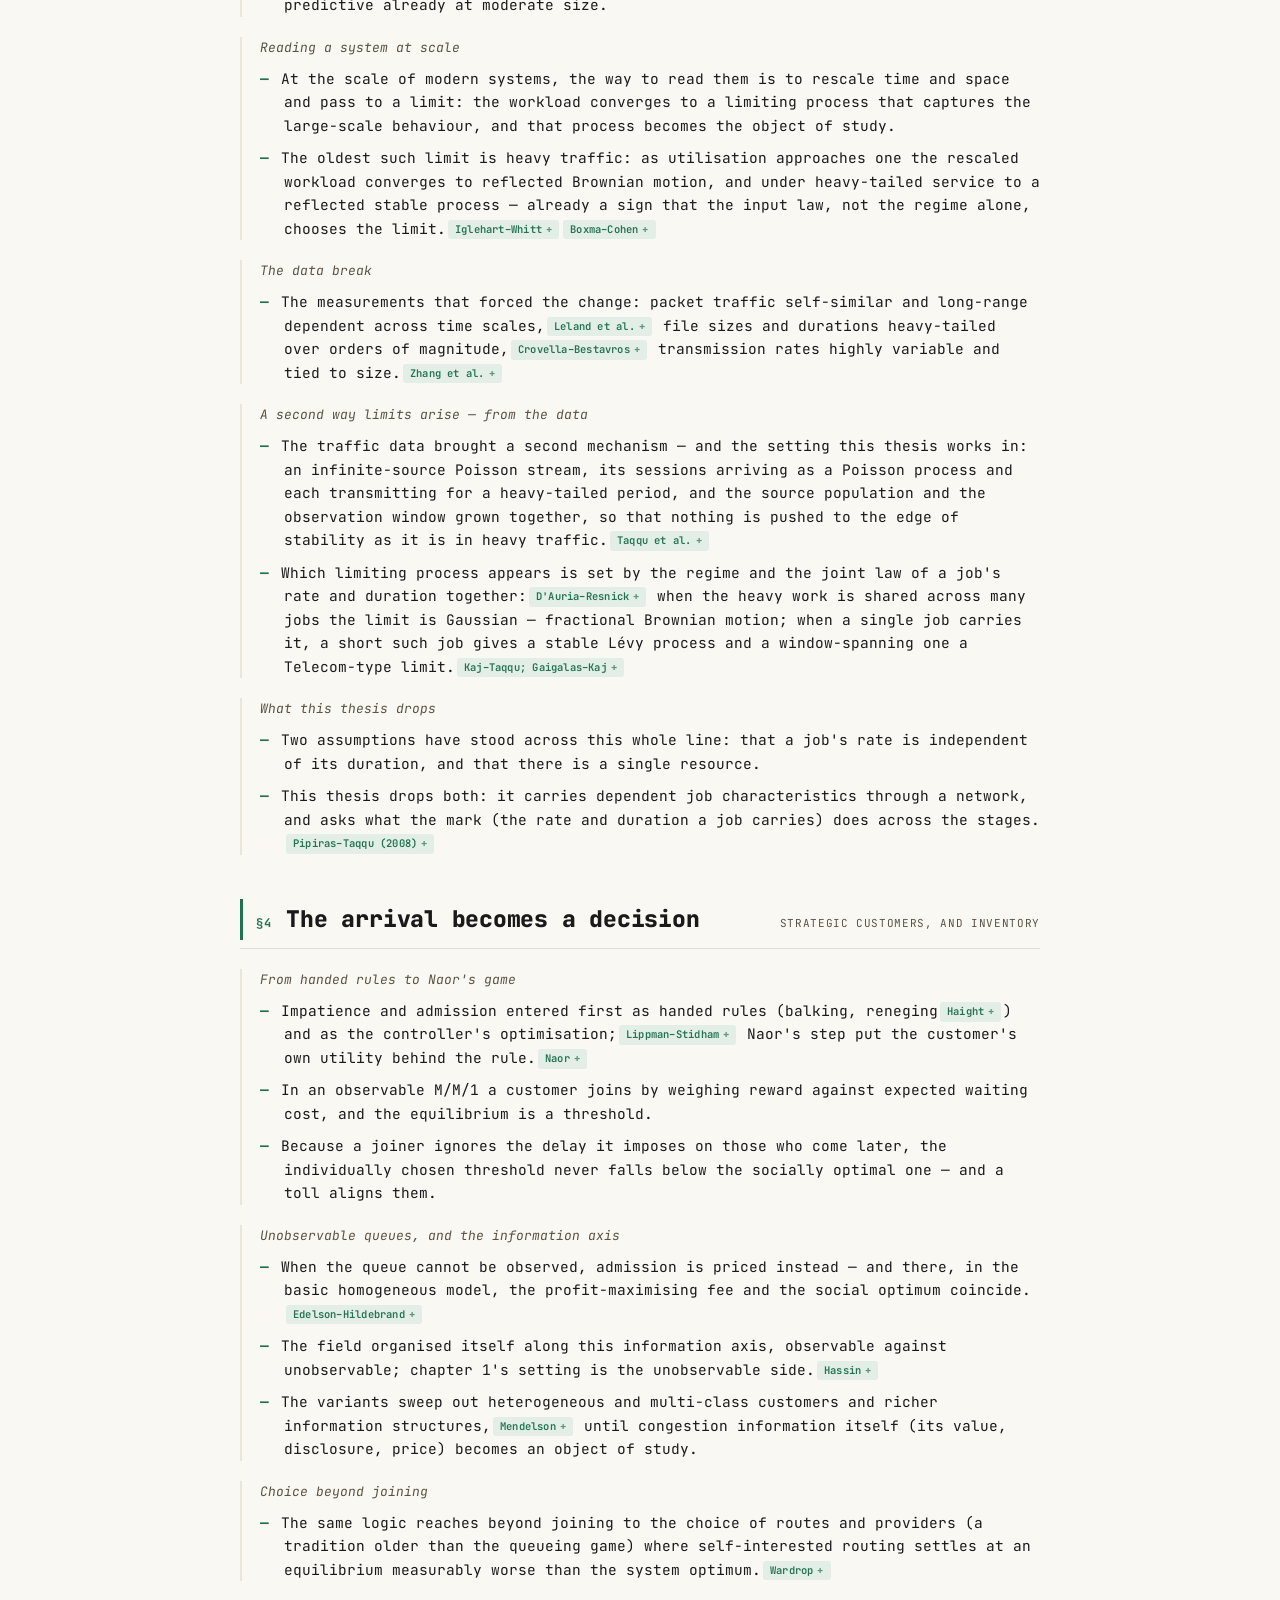
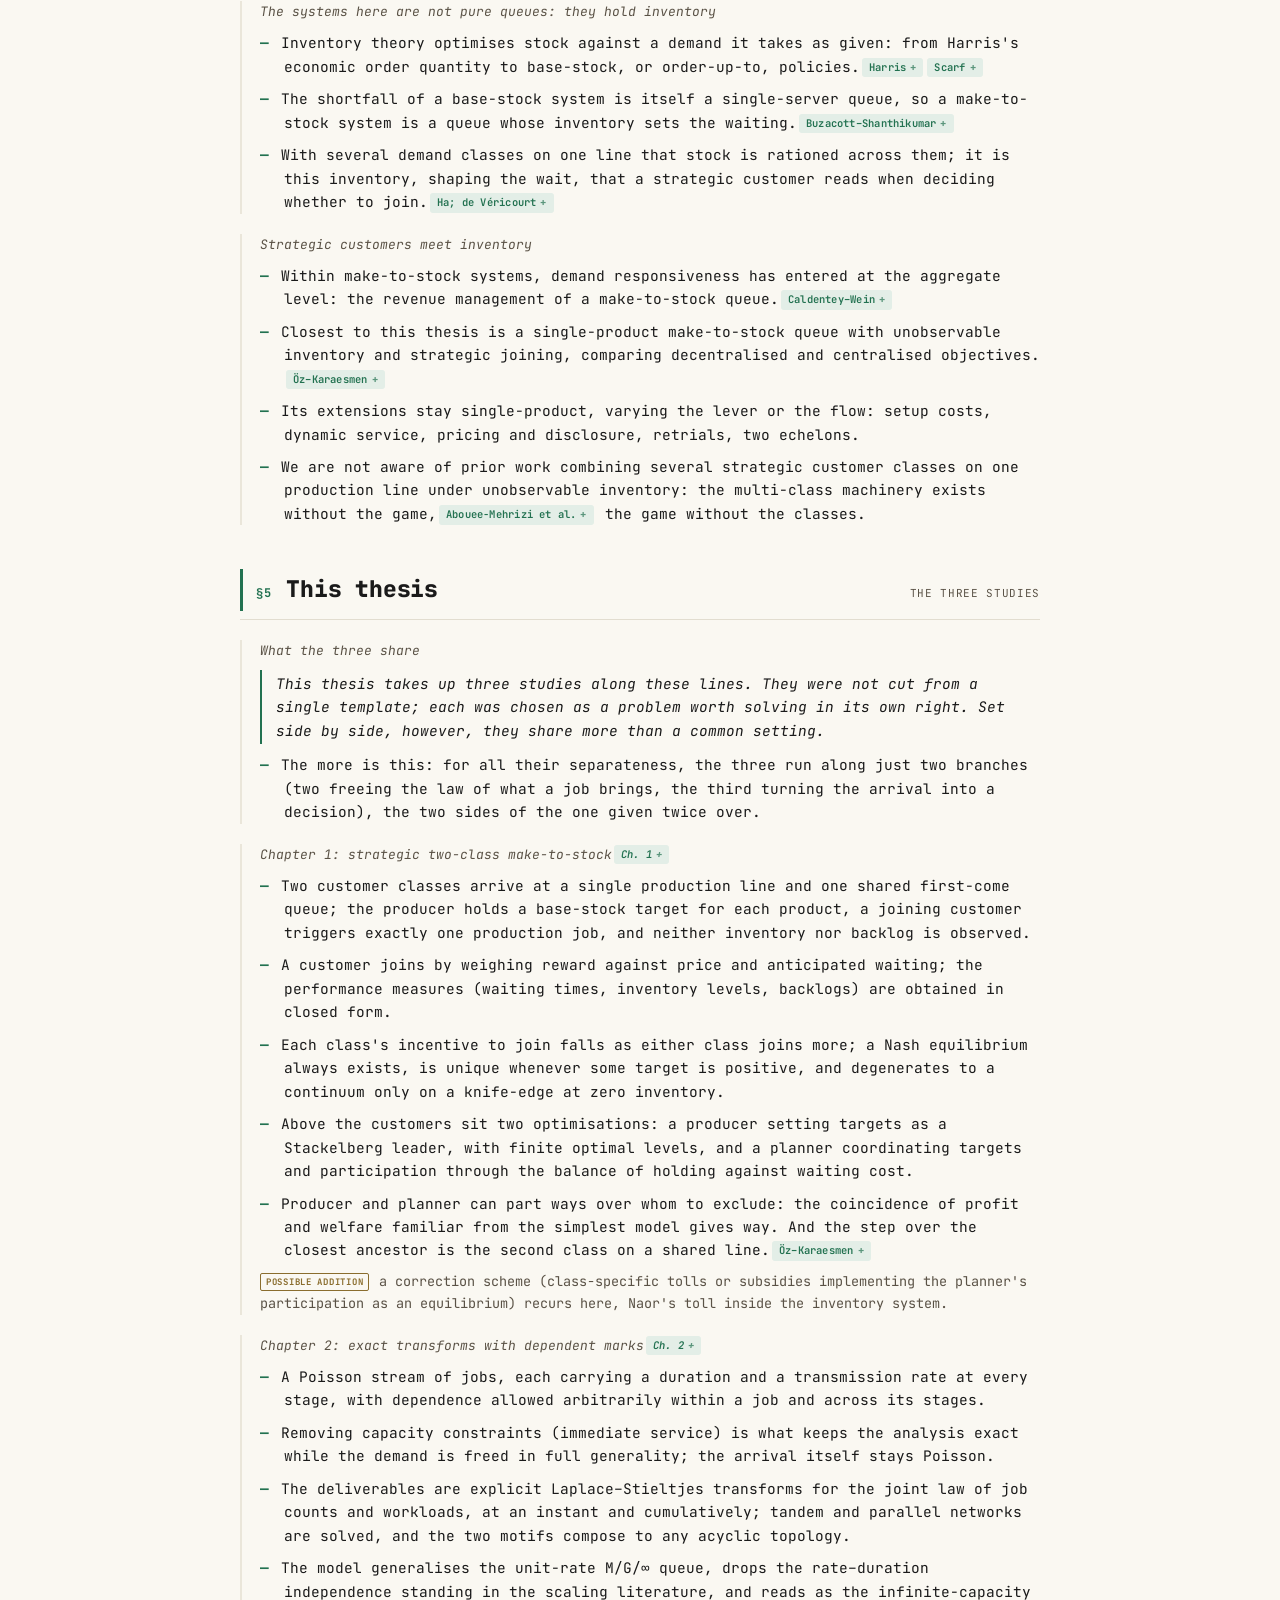
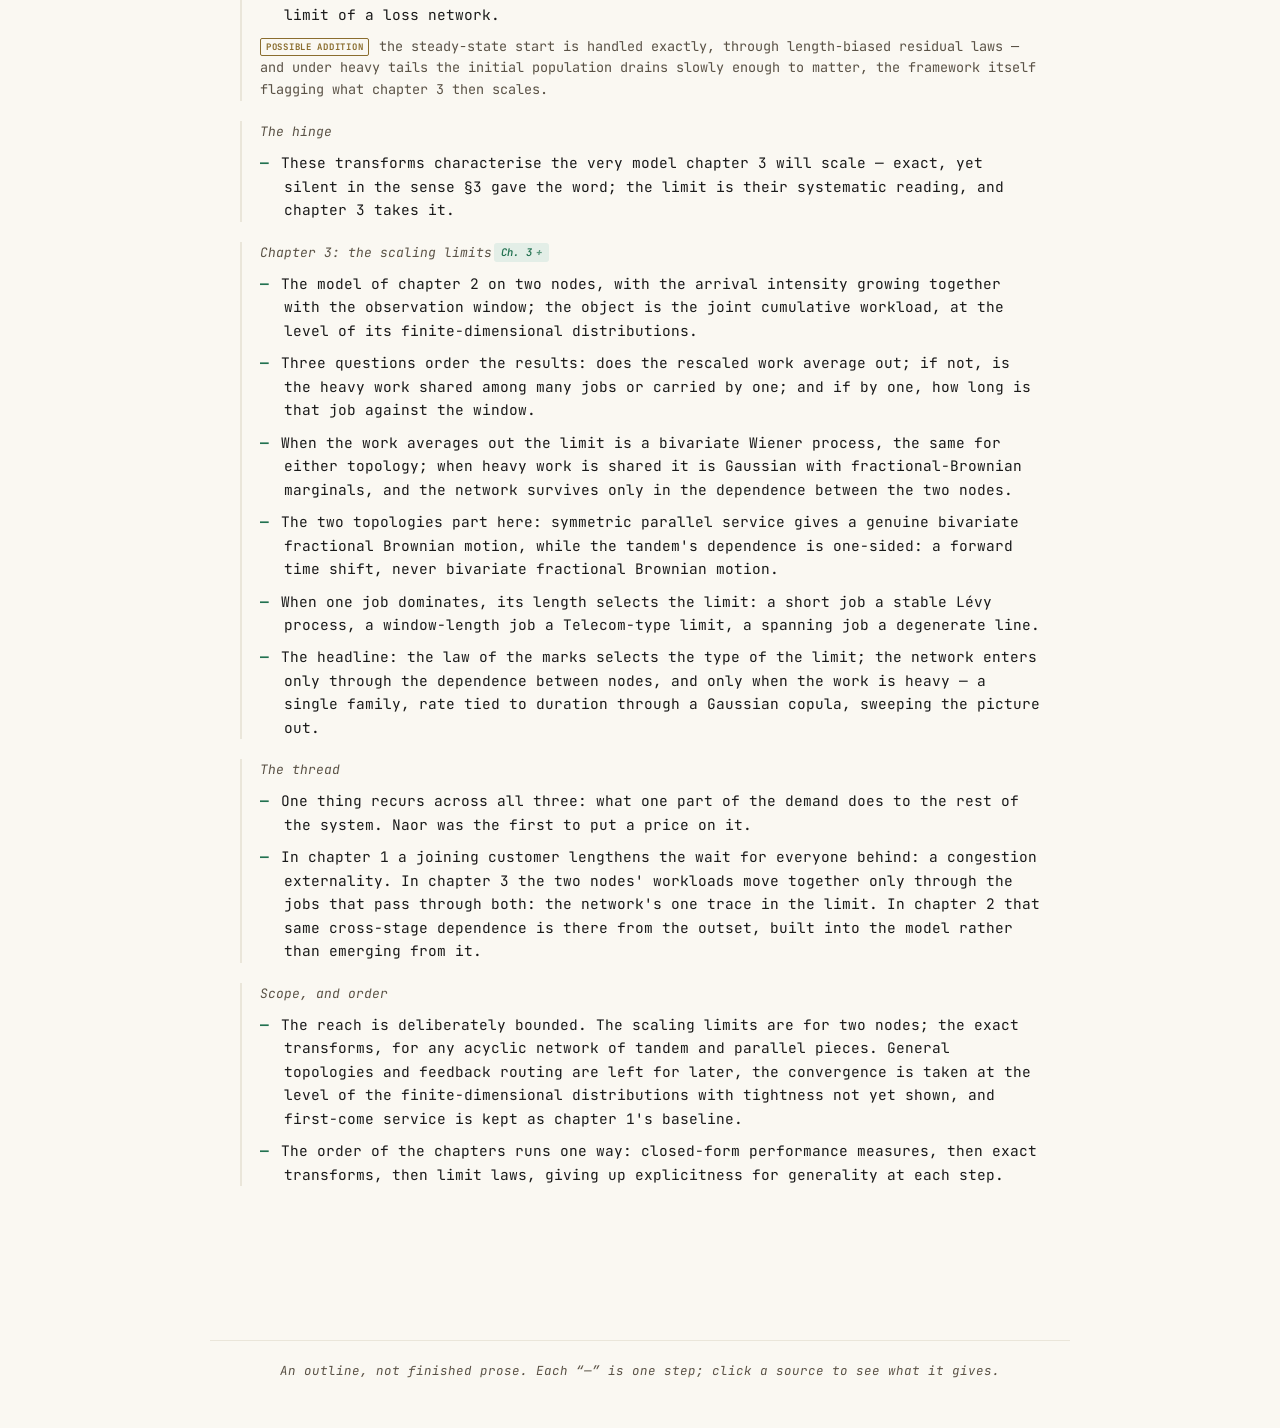
<file: intro_outline.html>
<!doctype html>
<html lang="en">
<head>
<meta charset="utf-8">
<meta name="viewport" content="width=device-width, initial-scale=1">
<link rel="preconnect" href="https://fonts.googleapis.com">
<link rel="preconnect" href="https://fonts.gstatic.com" crossorigin>
<link href="https://fonts.googleapis.com/css2?family=JetBrains+Mono:ital,wght@0,400;0,500;0,600;0,700;0,800;1,400;1,500&display=swap" rel="stylesheet">
<link rel="icon" href="favicon.svg" type="image/svg+xml">
<title>Introduction — the argument in outline</title>
<style>
:root{
  /* Neutrals — kept in sync with paper_map.html (same names, same values). */
  --surface:#FAF8F2; --page:#F4F1EA; --panel:#FCFBF6;
  --ink:#1A1A1A; --ink-mute:#5A5246; --muted:#9C958A;
  --grid:#EAE6DA; --line:#E2DDD0; --edge:#D8D2C4; --edge-soft:#C9C2B2; --edge-strong:#C6BFAE;
  /* Accents: base links + one colour per source status (textbook/carried/result — see cardHTML and STL). */
  --blue:#227150; --blue-soft:#E3EEE7; --red:#B13A2E; --gold:#8A6D2E;
  --textbook:#6E8A4E; --carried:#8A6D2E; --result:#B13A2E;
  --mono:"JetBrains Mono",ui-monospace,SFMono-Regular,Menlo,Consolas,monospace;
}
*{box-sizing:border-box}
html{-webkit-text-size-adjust:100%}
body{margin:0;background:var(--surface);color:var(--ink);
  font:14px/1.62 var(--mono);-webkit-font-smoothing:antialiased}
::selection{background:var(--blue-soft);color:var(--ink)}
a{color:var(--blue);text-decoration:none}
a:hover{color:var(--red)}
.sr-only{position:absolute;width:1px;height:1px;padding:0;margin:-1px;overflow:hidden;clip:rect(0 0 0 0);white-space:nowrap;border:0}

header{background:var(--surface);border-bottom:1px solid var(--grid)}
.hero-copy{max-width:860px;margin:0 auto;padding:44px 30px 30px}
.eyebrow{font-size:11px;font-weight:700;letter-spacing:.2em;text-transform:uppercase;color:var(--blue);margin-bottom:20px}
.lead,.frame{font-size:14.5px;line-height:1.66;color:var(--ink);max-width:74ch;margin:0 0 14px}
.frame{margin:0}
.lead .em,.frame .em{color:var(--blue);font-weight:700}
figure.map{margin:32px auto 2px;text-align:center;max-width:640px}
figure.map figcaption{font-style:italic;font-size:12px;color:var(--ink-mute);margin-top:12px}

.bar{position:sticky;top:0;z-index:8;display:flex;align-items:center;gap:14px;flex-wrap:wrap;
  padding:10px 30px;background:rgba(250,248,242,.92);backdrop-filter:blur(8px);border-bottom:1px solid var(--grid)}
.bar button{font-family:var(--mono);font-weight:500;border:1px solid var(--line);background:var(--surface);
  border-radius:3px;padding:5px 13px;cursor:pointer;font-size:12px;color:var(--ink);letter-spacing:.02em;transition:.13s}
.bar button:hover{border-color:var(--blue);color:var(--blue)}
.bar button.act{background:var(--blue);border-color:var(--blue);color:var(--surface)}
.bar button b{font-weight:700}
.bar .hint{font-style:italic;font-size:12px;color:var(--ink-mute)}
.bar nav{margin-left:auto;display:flex;gap:14px;align-items:center;font-size:12px;flex-wrap:wrap}
.bar nav a{color:var(--ink-mute);letter-spacing:.02em}
.bar nav a:hover{color:var(--blue)}
.bar nav a.xlink{color:var(--blue);font-weight:700}

.prefnote{max-width:860px;margin:0 auto;padding:14px 30px 0;font-style:italic;font-size:12.5px;color:var(--ink-mute)}

main{max-width:860px;margin:0 auto;padding:10px 30px 90px}
section{margin-top:44px;scroll-margin-top:56px}
.sec-h{position:relative;display:flex;align-items:baseline;gap:14px;padding:2px 0 10px 16px;margin:0 0 16px;border-bottom:1px solid var(--line)}
.sec-h::before{content:"";position:absolute;left:0;top:0;bottom:8px;width:3px;background:var(--blue)}
.sec-h .num{font-size:12px;color:var(--blue);font-weight:700;letter-spacing:.1em}
.sec-h .ttl{font-size:23px;font-weight:800;letter-spacing:-.01em;color:var(--ink);margin:0}
.sec-h .gloss{font-size:11px;letter-spacing:.06em;text-transform:uppercase;color:var(--ink-mute);margin-left:auto;text-align:right}

.move{border-left:2px solid var(--grid);padding:0 0 0 18px;margin:20px 0}
.mh{font-style:italic;color:var(--ink-mute);font-size:13px;margin:0 0 9px}
.mh label{font-style:normal;margin-left:6px;font-size:12px;color:var(--ink)}
.mh input{accent-color:var(--blue);vertical-align:-1px;margin-right:2px}
.spine p{font-size:14.5px;line-height:1.62;color:var(--ink);margin:0 0 9px;padding-left:24px;text-indent:-24px}
.spine p:last-child{margin-bottom:0}
.spine p:not(.anchor):not(.opt)::before{content:"—";color:var(--blue);font-weight:700;margin-right:12px;text-indent:0;display:inline-block}
.spine p.opt{color:var(--ink-mute);font-size:13.5px;padding-left:0;text-indent:0}
.spine p.opt::before{content:"possible addition";font-size:9px;font-weight:700;letter-spacing:.08em;text-transform:uppercase;
  color:var(--gold);border:1px solid var(--gold);border-radius:2px;padding:2px 5px;margin-right:10px;vertical-align:1px}
.anchor{border-left:2px solid var(--blue);padding:2px 0 2px 14px!important;text-indent:0!important;font-style:italic;color:var(--ink)}

.cite{font-family:var(--mono);font-size:10.5px;font-weight:600;letter-spacing:.02em;color:var(--blue);
  background:var(--blue-soft);border:1px solid transparent;border-radius:3px;padding:1px 6px;cursor:pointer;
  white-space:nowrap;margin:0 2px;text-indent:0;display:inline-flex;align-items:center;gap:4px;vertical-align:1px;line-height:1.5;transition:.12s}
.cite::after{content:"+";font-weight:700;opacity:.7}
.cite:hover{border-color:var(--blue)}
.cite:focus-visible{outline:2px solid var(--blue);outline-offset:2px}
.cite.open{background:var(--blue);color:var(--surface)}
.cite.open::after{content:"–"}

.srcwrap:not(:empty){margin-top:12px;border-top:1px dashed var(--line);padding-top:12px;display:flex;flex-direction:column;gap:10px}
.srccard{background:var(--page);border-left:3px solid var(--muted);padding:11px 15px}
.srccard .sc-h{display:flex;align-items:center;gap:8px;margin-bottom:4px}
.srccard .sc-t{font-weight:700;font-size:13.5px;color:var(--ink)}
.srccard .sc-s{margin-left:auto;font-size:9.5px;letter-spacing:.08em;text-transform:uppercase;color:var(--ink-mute)}
.srccard .sc-c{font-style:italic;font-size:12.5px;color:var(--ink-mute);margin-bottom:6px}
.srccard .sc-g{font-size:13px;line-height:1.58;color:var(--ink)}
.srccard.st-textbook{border-left-color:var(--textbook)}.srccard.st-carried{border-left-color:var(--carried)}
.srccard.st-result{border-left-color:var(--result)}

footer{max-width:860px;margin:44px auto 0;padding:20px 30px 46px;text-align:center;border-top:1px solid var(--grid)}
.foot-note{font-style:italic;font-size:12.5px;color:var(--ink-mute)}

::-webkit-scrollbar{height:11px;width:11px}
::-webkit-scrollbar-thumb{background:var(--edge);border-radius:999px;border:3px solid var(--surface)}
::-webkit-scrollbar-thumb:hover{background:var(--edge-strong)}

.altB{display:none}
body.optB .altA{display:none}
body.optB .altB{display:block}
@media print{.bar{position:static}.cite{border:1px solid var(--line)}}
@media(max-width:640px){.bar nav{width:100%;margin-left:0}}
@media(prefers-reduced-motion:reduce){*{transition:none!important;scroll-behavior:auto!important}}
</style>
</head>
<body>

<header>
  <div class="hero-copy">
    <h1 class="sr-only">Introduction — the argument in outline</h1>
    <div class="eyebrow">Thesis introduction · an outline for reading</div>
    <p class="lead">This introduction does two things: it places the work within its field, and it relates its three studies. The three fall into two branches: two free the law of what a job brings, the third turns the arrival into a decision. Each a separate problem, and all from one classical root.</p>
    <p class="frame">The narrative turns on one idea. Classical queueing theory takes the demand as <span class="em">given twice over</span>: given in <span class="em">law</span> (the distribution of what each job brings) and given in <span class="em">arrival</span> (that the job comes at all is no one's decision). The modern work has loosened each of the two givens in turn; this thesis takes up both.</p>
    <figure class="map">
      <svg viewBox="0 0 620 205" width="100%" style="max-width:600px" role="img" aria-label="the classical model splits into two directions; the three studies fall two on the law and one on the arrival">
        <defs><marker id="a" markerWidth="7" markerHeight="7" refX="5.5" refY="3.5" orient="auto"><path d="M0,0 L6,3.5 L0,7 z" style="fill:var(--ink-mute)"/></marker></defs>
        <rect x="180" y="6" width="260" height="42" rx="2" stroke-width="1.4" style="fill:var(--panel);stroke:var(--blue)"/>
        <text x="310" y="24" text-anchor="middle" font-family="'JetBrains Mono',monospace" font-size="13" font-weight="700" style="fill:var(--ink)">the classical model</text>
        <text x="310" y="40" text-anchor="middle" font-family="'JetBrains Mono',monospace" font-size="9.5" style="fill:var(--ink-mute)">the law and the arrival &mdash; both given</text>
        <path d="M255,48 C215,80 150,80 132,104" fill="none" stroke-width="1.3" marker-end="url(#a)" style="stroke:var(--edge-soft)"/>
        <path d="M365,48 C420,80 470,80 488,104" fill="none" stroke-width="1.3" marker-end="url(#a)" style="stroke:var(--edge-soft)"/>
        <text x="150" y="84" text-anchor="middle" font-family="'JetBrains Mono',monospace" font-size="9.5" font-weight="700" letter-spacing="1" style="fill:var(--blue)">FREE THE LAW</text>
        <text x="470" y="84" text-anchor="middle" font-family="'JetBrains Mono',monospace" font-size="9.5" font-weight="700" letter-spacing="1" style="fill:var(--blue)">FREE THE ARRIVAL</text>
        <rect x="18" y="108" width="234" height="34" rx="2" style="fill:var(--panel);stroke:var(--edge)"/>
        <text x="135" y="129" text-anchor="middle" font-family="'JetBrains Mono',monospace" font-size="11.5" style="fill:var(--ink)">Ch. 2 &mdash; exact transforms</text>
        <rect x="18" y="150" width="234" height="34" rx="2" style="fill:var(--panel);stroke:var(--edge)"/>
        <text x="135" y="171" text-anchor="middle" font-family="'JetBrains Mono',monospace" font-size="11.5" style="fill:var(--ink)">Ch. 3 &mdash; scaling limits</text>
        <rect x="378" y="129" width="224" height="34" rx="2" style="fill:var(--panel);stroke:var(--edge)"/>
        <text x="490" y="150" text-anchor="middle" font-family="'JetBrains Mono',monospace" font-size="11.5" style="fill:var(--ink)">Ch. 1 &mdash; strategic joining</text>
      </svg>
    </figure>
  </div>
</header>

<div class="bar">
  <button id="srcBtn" onclick="toggleSrc()">Sources &mdash; <b id="srcState">on click</b></button>
  <span class="hint">click any source to unfold it below the step</span>
  <nav>
    <a href="index.html" class="xlink">← Home</a>
    <a href="#s1">§1 field</a><a href="#s2">§2 directions</a><a href="#s3">§3 the law</a><a href="#s4">§4 arrival</a><a href="#s5">§5 thesis</a>
    <a href="paper_map.html" class="xlink">Paper 2 map →</a>
  </nav>
</div>
<div class="prefnote">The sources here are working notes: what each step leans on, kept for checking; they are not the reference list of the final text.</div>
<main>

<!-- §1 -->
<section id="s1" data-screen-label="§1 · The field">
  <div class="sec-h"><span class="num">§1</span><h2 class="ttl">The field</h2><span class="gloss">origins and the turn</span></div>

  <div class="move">
    <div class="mh">Where the field begins&nbsp;·&nbsp;
      <label style="font-style:normal"><input type="radio" name="ab" checked onclick="ab('A')"> Erlang first</label>
      <label style="font-style:normal"><input type="radio" name="ab" onclick="ab('B')"> trajectories first</label>
    </div>
    <div class="spine">
      <div class="altA">
        <p>Queueing theory begins in the early twentieth century with Erlang's question: how many lines must a telephone exchange carry so that a caller rarely finds it engaged.<a class="cite" data-k="erlang">Erlang</a></p>
        <p>From that question grew a field: the stochastic analysis of demand placed on shared, and usually limited, resources, delivering waiting times, workloads, backlogs, utilisation.</p>
      </div>
      <div class="altB">
        <p>A part moves through cutting, assembly and painting; a web request through a load balancer, an application server and a database; a video file is encoded, transmitted, stored — each a job carrying demands through the stages of a service network.</p>
        <p>The stochastic analysis of such systems (begun by Erlang on telephone congestion at the start of the twentieth century<a class="cite" data-k="erlang">Erlang</a>) delivers their waiting times, workloads, backlogs, utilisation.</p>
      </div>
    </div>
    <div class="srcwrap"></div>
  </div>

  <div class="move">
    <div class="mh">The lasting classical lesson</div>
    <div class="spine"><p>Already in the M/G/1 queue the mean wait depends on the second moment of the service requirement: congestion follows the variability of what a job brings, not its mean alone.<a class="cite" data-k="p-k">Pollaczek–Khinchine</a></p></div>
    <div class="srcwrap"></div>
  </div>

  <div class="move">
    <div class="mh">One frame across domains</div>
    <div class="spine"><p>The same picture spans manufacturing, computing and media: a job as a carrier of demands moving through the stages of a network — the image the later chapters open on.</p></div>
    <div class="srcwrap"></div>
  </div>

  <div class="move">
    <div class="mh">Data reshaped the models</div>
    <div class="spine"><p>Measurements of data-network traffic in the 1990s broke the classical assumptions about how demand arrives and what it carries.</p></div>
    <div class="srcwrap"></div>
  </div>

  <div class="move">
    <div class="mh">Scale, asymptotics, universality</div>
    <div class="spine">
      <p>At the scale of modern systems, asymptotic analysis is a standard mode, not a concession.</p>
      <p>Its limits reveal laws invisible in the microscopic detail and shared across systems that differ in that detail.<a class="cite" data-k="universality">Whitt</a></p>
    </div>
    <div class="srcwrap"></div>
  </div>

  <div class="move">
    <div class="mh">The absorbed features, and the turn</div>
    <div class="spine">
      <p>Modern models have taken in non-Markovian dynamics, heavy tails, dependence within and across a job's stages, time variation, heterogeneity, strategic behaviour.</p>
      <p>Behind that variety lies one simplification the classical theory made and the modern work relaxes: it took the demand as given twice over; this thesis works where each given is loosened.</p>
    </div>
    <div class="srcwrap"></div>
  </div>
</section>

<!-- §2 -->
<section id="s2" data-screen-label="§2 · Two directions">
  <div class="sec-h"><span class="num">§2</span><h2 class="ttl">The two directions</h2><span class="gloss">the classical model, and how it opened</span></div>

  <div class="move">
    <div class="mh">The inheritance, and how the field split it</div>
    <div class="spine">
      <p>Given in law: what a job brings is a distribution handed to the model. Given in arrival: the stream may bend to the system's state, be blocked or lost, but its rule is handed, never chosen — on the demand's side, no one decides.<a class="cite" data-k="given-examples">Erlang</a></p>
      <p>From this common trunk the field grew in several directions; the two this thesis walks loosen these two givens separately: directions of research, not a partition of systems.</p>
    </div>
    <div class="srcwrap"></div>
  </div>

  <div class="move">
    <div class="mh">Direction one: the law relaxed</div>
    <div class="spine">
      <p>Keep the arrival's rule handed and free the law of what a job brings: heavy tails, dependence within a job and across its stages, and rate–duration dependence: the transmission rate tied to the duration.</p>
      <p>This line does explain its laws (by a source mechanism,<a class="cite" data-k="tws">Taqqu et al.</a> or by fitting to measurement<a class="cite" data-k="mrr">Maulik et al.</a>) but every explanation ends in another law: the demand stays exogenous and autonomous, never responding to the congestion it creates.</p>
      <p>Its deliverable is the law of congestion: exact where structure allows, asymptotic at scale.<a class="cite" data-k="scaling-programme">Kaj–Taqqu</a></p>
    </div>
    <div class="srcwrap"></div>
  </div>

  <div class="move">
    <div class="mh">Direction two: the arrival becomes a decision</div>
    <div class="spine">
      <p>Now whether the job comes is someone's decision: the designer's, the customer's, or both, since a toll is the designer moving the customer's calculus; with the customer's step, demand becomes endogenous: an equilibrium rather than an input.<a class="cite" data-k="control-lineage">Lippman–Stidham</a></p>
      <p>The tools change with it: fixed-point analysis beside distributional; individual-against-social and decentralised-against-centralised comparisons; instruments: prices, tolls, information, inventory targets.</p>
      <p>The next two sections follow the two directions; the last returns to the thesis.</p>
    </div>
    <div class="srcwrap"></div>
  </div>
</section>

<!-- §3 -->
<section id="s3" data-screen-label="§3 · What a job carries">
  <div class="sec-h"><span class="num">§3</span><h2 class="ttl">What a job carries</h2><span class="gloss">exact and asymptotic analysis</span></div>

  <div class="move">
    <div class="mh">An exact answer, where the model allows it</div>
    <div class="spine"><p>The strongest thing to ask of such a model is an exact answer: the full stationary law written in closed form. The Markovian queues give it: the M/M/1 queue is geometric.<a class="cite" data-k="markov">Kleinrock</a></p></div>
    <div class="srcwrap"></div>
  </div>

  <div class="move">
    <div class="mh">Transforms reach further</div>
    <div class="spine"><p>Beyond the Markovian case, transform methods still pin the law down exactly, even where it has no closed form; and the infinite-server queue stays solvable whatever the service times: M/G/∞ keeps a Poisson count under any duration distribution, an insensitivity property.<a class="cite" data-k="transforms">Takács; Cohen</a></p></div>
    <div class="srcwrap"></div>
  </div>

  <div class="move">
    <div class="mh">Where exactness breaks — and where it does not</div>
    <div class="spine">
      <p>Exactness is fragile: general service laws, dependence among the characteristics of a single job, time variation, complex service disciplines all cost it.</p>
      <p>But interaction between queues alone does not: Markovian networks with independent marks keep exact product-form laws. What breaks exactness in a network is what a job carries with it across the stages — the subject of this thesis.<a class="cite" data-k="product-form">Jackson; Kelly</a></p>
    </div>
    <div class="srcwrap"></div>
  </div>

  <div class="move">
    <div class="mh">The reading problem</div>
    <div class="spine"><p>These exact characterisations arrive as transforms or integral equations: exact and versatile, and silent until they are inverted, expanded, or passed to a limit.</p></div>
    <div class="srcwrap"></div>
  </div>

  <div class="move">
    <div class="mh">Approximation, and the systematic route</div>
    <div class="spine"><p>Numerical inversion, simulation and heuristics answer locally; asymptotic analysis is the systematic route (fluid limits, diffusion approximations, scaling limits), predictive already at moderate size.</p></div>
    <div class="srcwrap"></div>
  </div>

  <div class="move">
    <div class="mh">Reading a system at scale</div>
    <div class="spine">
      <p>At the scale of modern systems, the way to read them is to rescale time and space and pass to a limit: the workload converges to a limiting process that captures the large-scale behaviour, and that process becomes the object of study.</p>
      <p>The oldest such limit is heavy traffic: as utilisation approaches one the rescaled workload converges to reflected Brownian motion, and under heavy-tailed service to a reflected stable process — already a sign that the input law, not the regime alone, chooses the limit.<a class="cite" data-k="heavy-traffic">Iglehart–Whitt</a><a class="cite" data-k="boxma-cohen">Boxma–Cohen</a></p>
    </div>
    <div class="srcwrap"></div>
  </div>

  <div class="move">
    <div class="mh">The data break</div>
    <div class="spine"><p>The measurements that forced the change: packet traffic self-similar and long-range dependent across time scales,<a class="cite" data-k="ltww">Leland et al.</a> file sizes and durations heavy-tailed over orders of magnitude,<a class="cite" data-k="crovella">Crovella–Bestavros</a> transmission rates highly variable and tied to size.<a class="cite" data-k="zhang02">Zhang et al.</a></p></div>
    <div class="srcwrap"></div>
  </div>

  <div class="move">
    <div class="mh">A second way limits arise — from the data</div>
    <div class="spine">
      <p>The traffic data brought a second mechanism — and the setting this thesis works in: an infinite-source Poisson stream, its sessions arriving as a Poisson process and each transmitting for a heavy-tailed period, and the source population and the observation window grown together, so that nothing is pushed to the edge of stability as it is in heavy traffic.<a class="cite" data-k="tws">Taqqu et al.</a></p>
      <p>Which limiting process appears is set by the regime and the joint law of a job's rate and duration together:<a class="cite" data-k="dr-pair">D'Auria–Resnick</a> when the heavy work is shared across many jobs the limit is Gaussian — fractional Brownian motion; when a single job carries it, a short such job gives a stable Lévy process and a window-spanning one a Telecom-type limit.<a class="cite" data-k="scaling-programme">Kaj–Taqqu; Gaigalas–Kaj</a></p>
    </div>
    <div class="srcwrap"></div>
  </div>

  <div class="move">
    <div class="mh">What this thesis drops</div>
    <div class="spine">
      <p>Two assumptions have stood across this whole line: that a job's rate is independent of its duration, and that there is a single resource.</p>
      <p>This thesis drops both: it carries dependent job characteristics through a network, and asks what the mark (the rate and duration a job carries) does across the stages.<a class="cite" data-k="pt08">Pipiras–Taqqu (2008)</a></p>
    </div>
    <div class="srcwrap"></div>
  </div>
</section>

<!-- §4 -->
<section id="s4" data-screen-label="§4 · Arrival as decision">
  <div class="sec-h"><span class="num">§4</span><h2 class="ttl">The arrival becomes a decision</h2><span class="gloss">strategic customers, and inventory</span></div>

  <div class="move">
    <div class="mh">From handed rules to Naor's game</div>
    <div class="spine">
      <p>Impatience and admission entered first as handed rules (balking, reneging<a class="cite" data-k="handed-rules">Haight</a>) and as the controller's optimisation;<a class="cite" data-k="control-lineage">Lippman–Stidham</a> Naor's step put the customer's own utility behind the rule.<a class="cite" data-k="naor">Naor</a></p>
      <p>In an observable M/M/1 a customer joins by weighing reward against expected waiting cost, and the equilibrium is a threshold.</p>
      <p>Because a joiner ignores the delay it imposes on those who come later, the individually chosen threshold never falls below the socially optimal one — and a toll aligns them.</p>
    </div>
    <div class="srcwrap"></div>
  </div>

  <div class="move">
    <div class="mh">Unobservable queues, and the information axis</div>
    <div class="spine">
      <p>When the queue cannot be observed, admission is priced instead — and there, in the basic homogeneous model, the profit-maximising fee and the social optimum coincide.<a class="cite" data-k="edelson">Edelson–Hildebrand</a></p>
      <p>The field organised itself along this information axis, observable against unobservable; chapter 1's setting is the unobservable side.<a class="cite" data-k="hassin">Hassin</a></p>
      <p>The variants sweep out heterogeneous and multi-class customers and richer information structures,<a class="cite" data-k="mendelson">Mendelson</a> until congestion information itself (its value, disclosure, price) becomes an object of study.</p>
    </div>
    <div class="srcwrap"></div>
  </div>

  <div class="move">
    <div class="mh">Choice beyond joining</div>
    <div class="spine"><p>The same logic reaches beyond joining to the choice of routes and providers (a tradition older than the queueing game) where self-interested routing settles at an equilibrium measurably worse than the system optimum.<a class="cite" data-k="wardrop">Wardrop</a></p></div>
    <div class="srcwrap"></div>
  </div>

  <div class="move">
    <div class="mh">The systems here are not pure queues: they hold inventory</div>
    <div class="spine">
      <p>Inventory theory optimises stock against a demand it takes as given: from Harris's economic order quantity to base-stock, or order-up-to, policies.<a class="cite" data-k="harris">Harris</a><a class="cite" data-k="scarf">Scarf</a></p>
      <p>The shortfall of a base-stock system is itself a single-server queue, so a make-to-stock system is a queue whose inventory sets the waiting.<a class="cite" data-k="buzacott">Buzacott–Shanthikumar</a></p>
      <p>With several demand classes on one line that stock is rationed across them; it is this inventory, shaping the wait, that a strategic customer reads when deciding whether to join.<a class="cite" data-k="rationing">Ha; de Véricourt</a></p>
    </div>
    <div class="srcwrap"></div>
  </div>

  <div class="move">
    <div class="mh">Strategic customers meet inventory</div>
    <div class="spine">
      <p>Within make-to-stock systems, demand responsiveness has entered at the aggregate level: the revenue management of a make-to-stock queue.<a class="cite" data-k="caldentey-wein">Caldentey–Wein</a></p>
      <p>Closest to this thesis is a single-product make-to-stock queue with unobservable inventory and strategic joining, comparing decentralised and centralised objectives.<a class="cite" data-k="oz-k">Öz–Karaesmen</a></p>
      <p>Its extensions stay single-product, varying the lever or the flow: setup costs, dynamic service, pricing and disclosure, retrials, two echelons.</p>
      <p>We are not aware of prior work combining several strategic customer classes on one production line under unobservable inventory: the multi-class machinery exists without the game,<a class="cite" data-k="abouee">Abouee-Mehrizi et al.</a> the game without the classes.</p>
    </div>
    <div class="srcwrap"></div>
  </div>
</section>

<!-- §5 -->
<section id="s5" data-screen-label="§5 · This thesis">
  <div class="sec-h"><span class="num">§5</span><h2 class="ttl">This thesis</h2><span class="gloss">the three studies</span></div>

  <div class="move">
    <div class="mh">What the three share</div>
    <div class="spine">
      <p class="anchor">This thesis takes up three studies along these lines. They were not cut from a single template; each was chosen as a problem worth solving in its own right. Set side by side, however, they share more than a common setting.</p>
      <p>The more is this: for all their separateness, the three run along just two branches (two freeing the law of what a job brings, the third turning the arrival into a decision), the two sides of the one given twice over.</p>
    </div>
    <div class="srcwrap"></div>
  </div>

  <div class="move">
    <div class="mh">Chapter 1: strategic two-class make-to-stock<a class="cite" data-k="ch1">Ch. 1</a></div>
    <div class="spine">
      <p>Two customer classes arrive at a single production line and one shared first-come queue; the producer holds a base-stock target for each product, a joining customer triggers exactly one production job, and neither inventory nor backlog is observed.</p>
      <p>A customer joins by weighing reward against price and anticipated waiting; the performance measures (waiting times, inventory levels, backlogs) are obtained in closed form.</p>
      <p>Each class's incentive to join falls as either class joins more; a Nash equilibrium always exists, is unique whenever some target is positive, and degenerates to a continuum only on a knife-edge at zero inventory.</p>
      <p>Above the customers sit two optimisations: a producer setting targets as a Stackelberg leader, with finite optimal levels, and a planner coordinating targets and participation through the balance of holding against waiting cost.</p>
      <p>Producer and planner can part ways over whom to exclude: the coincidence of profit and welfare familiar from the simplest model gives way. And the step over the closest ancestor is the second class on a shared line.<a class="cite" data-k="oz-k">Öz–Karaesmen</a></p>
      <p class="opt">a correction scheme (class-specific tolls or subsidies implementing the planner's participation as an equilibrium) recurs here, Naor's toll inside the inventory system.</p>
    </div>
    <div class="srcwrap"></div>
  </div>

  <div class="move">
    <div class="mh">Chapter 2: exact transforms with dependent marks<a class="cite" data-k="ch2">Ch. 2</a></div>
    <div class="spine">
      <p>A Poisson stream of jobs, each carrying a duration and a transmission rate at every stage, with dependence allowed arbitrarily within a job and across its stages.</p>
      <p>Removing capacity constraints (immediate service) is what keeps the analysis exact while the demand is freed in full generality; the arrival itself stays Poisson.</p>
      <p>The deliverables are explicit Laplace–Stieltjes transforms for the joint law of job counts and workloads, at an instant and cumulatively; tandem and parallel networks are solved, and the two motifs compose to any acyclic topology.</p>
      <p>The model generalises the unit-rate M/G/∞ queue, drops the rate–duration independence standing in the scaling literature, and reads as the infinite-capacity limit of a loss network.</p>
      <p class="opt">the steady-state start is handled exactly, through length-biased residual laws — and under heavy tails the initial population drains slowly enough to matter, the framework itself flagging what chapter 3 then scales.</p>
    </div>
    <div class="srcwrap"></div>
  </div>

  <div class="move">
    <div class="mh">The hinge</div>
    <div class="spine"><p>These transforms characterise the very model chapter 3 will scale — exact, yet silent in the sense §3 gave the word; the limit is their systematic reading, and chapter 3 takes it.</p></div>
    <div class="srcwrap"></div>
  </div>

  <div class="move">
    <div class="mh">Chapter 3: the scaling limits<a class="cite" data-k="ch3">Ch. 3</a></div>
    <div class="spine">
      <p>The model of chapter 2 on two nodes, with the arrival intensity growing together with the observation window; the object is the joint cumulative workload, at the level of its finite-dimensional distributions.</p>
      <p>Three questions order the results: does the rescaled work average out; if not, is the heavy work shared among many jobs or carried by one; and if by one, how long is that job against the window.</p>
      <p>When the work averages out the limit is a bivariate Wiener process, the same for either topology; when heavy work is shared it is Gaussian with fractional-Brownian marginals, and the network survives only in the dependence between the two nodes.</p>
      <p>The two topologies part here: symmetric parallel service gives a genuine bivariate fractional Brownian motion, while the tandem's dependence is one-sided: a forward time shift, never bivariate fractional Brownian motion.</p>
      <p>When one job dominates, its length selects the limit: a short job a stable Lévy process, a window-length job a Telecom-type limit, a spanning job a degenerate line.</p>
      <p>The headline: the law of the marks selects the type of the limit; the network enters only through the dependence between nodes, and only when the work is heavy — a single family, rate tied to duration through a Gaussian copula, sweeping the picture out.</p>
    </div>
    <div class="srcwrap"></div>
  </div>

  <div class="move">
    <div class="mh">The thread</div>
    <div class="spine">
      <p>One thing recurs across all three: what one part of the demand does to the rest of the system. Naor was the first to put a price on it.</p>
      <p>In chapter 1 a joining customer lengthens the wait for everyone behind: a congestion externality. In chapter 3 the two nodes' workloads move together only through the jobs that pass through both: the network's one trace in the limit. In chapter 2 that same cross-stage dependence is there from the outset, built into the model rather than emerging from it.</p>
    </div>
    <div class="srcwrap"></div>
  </div>

  <div class="move">
    <div class="mh">Scope, and order</div>
    <div class="spine">
      <p>The reach is deliberately bounded. The scaling limits are for two nodes; the exact transforms, for any acyclic network of tandem and parallel pieces. General topologies and feedback routing are left for later, the convergence is taken at the level of the finite-dimensional distributions with tightness not yet shown, and first-come service is kept as chapter 1's baseline.</p>
      <p>The order of the chapters runs one way: closed-form performance measures, then exact transforms, then limit laws, giving up explicitness for generality at each step.</p>
    </div>
    <div class="srcwrap"></div>
  </div>
</section>

</main>
<footer>
  <div class="foot-note">An outline, not finished prose. Each “—” is one step; click a source to see what it gives.</div>
</footer>

<script>
// Source notes, keyed by the data-k on each .cite chip.
// Fields per entry: t = short title, c = citation line, s = status (textbook | carried | result — maps to an STL label + accent), g = gloss.
const SRC = {
  "erlang":{t:"Erlang",c:"Erlang (1909, 1917)",s:"textbook",g:"Introduced the field on telephone traffic — the loss and delay formulas that carry his name; the object throughout is systems where demand meets shared, finite capacity."},
  "p-k":{t:"Pollaczek–Khinchine",c:"Pollaczek (1930); Khinchine (1932)",s:"textbook",g:"The M/G/1 analysis whose mean-wait formula displays the second moment of service — the law of what a job brings, not its average, sets the congestion."},
  "universality":{t:"Process limits",c:"Donsker (1951); Billingsley (1968); Whitt (2002)",s:"textbook",g:"The framework making “different microscopic models, one macroscopic law” precise — the invariance principle and its process-level descendants."},
  "given-examples":{t:"Intricate, yet given",c:"Erlang (1917); Engset (1918)",s:"textbook",g:"The stream may depend on the system's state — blocking (Erlang), finite-source effects (Engset) — yet its rule is fixed in advance: intricacy is not agency."},
  "tws":{t:"Superposition mechanism",c:"Taqqu, Willinger & Sherman (1997); Norros (1994)",s:"carried",g:"The aggregate self-similar law derived from a source mechanism: superpose many on–off sources with heavy-tailed active periods and rescale, sources first then time — the reverse order gives a stable limit. Norros (1994) instead posits fractional-Brownian input directly in a storage model."},
  "mrr":{t:"Fitted rate–duration law",c:"Maulik, Resnick & Rootzén (2002); Zhang et al. (2002)",s:"carried",g:"The joint law of a job's rate and duration fitted to measured traffic — the documented dependence behind “rates tied to durations”."},
  "scaling-programme":{t:"The law, read into a limit",c:"Kaj & Taqqu (2008); Gaigalas & Kaj (2003); D'Auria & Resnick (2006, 2008)",s:"carried",g:"Turns a heavy-tailed input law into a scaling limit — fractional Brownian, stable, or the intermediate Telecom process (Gaigalas–Kaj) — the deliverable of direction one at scale."},
  "control-lineage":{t:"Arrival as control",c:"Miller (1969); Lippman & Stidham (1977)",s:"carried",g:"Admission control and rate pricing let the designer choose the arrival before any customer game — the customer's own utility is Naor's later step."},
  "markov":{t:"Markovian exactness",c:"Kleinrock (1975); Asmussen (2003)",s:"textbook",g:"Where the dynamics are Markovian the stationary law is exact and explicit — the M/M/1 queue is geometric."},
  "transforms":{t:"Transform methods",c:"Sevastyanov (1957); Takács (1962); Cohen (1982)",s:"textbook",g:"Beyond Markovian structure, transforms characterise laws whose densities are out of reach — the single-server theory from M/G/1 onward; and the infinite-server queue keeps a Poisson count under any service distribution (Sevastyanov's insensitivity)."},
  "harris":{t:"Economic order quantity",c:"Harris (1913)",s:"carried",g:"The origin of inventory theory: supply optimised against a demand taken as given."},
  "scarf":{t:"(s,S) optimality",c:"Arrow, Harris & Marschak (1951); Scarf (1960)",s:"carried",g:"Stochastic, dynamic inventory policies; with no fixed ordering cost the optimum is an order-up-to, or base-stock, level."},
  "buzacott":{t:"Make-to-stock as a queue",c:"Buzacott & Shanthikumar (1993)",s:"carried",g:"The inventory shortfall of a base-stock system is a single-server queue — such a system is a queueing system."},
  "rationing":{t:"Stock rationing",c:"Ha (1997); de Véricourt, Karaesmen & Dallery (2002); Topkis (1968)",s:"carried",g:"With several demand classes on one production line, the optimal policies ration stock across them."},
  "product-form":{t:"Product-form networks",c:"Jackson (1957, 1963); Kelly (1979); Baskett–Chandy–Muntz–Palacios (1975)",s:"textbook",g:"Markovian networks with independent marks, under the standard Jackson/BCMP disciplines, keep exact product-form laws — interaction alone does not break exactness; dependent, travelling job characteristics do."},
  "heavy-traffic":{t:"Heavy traffic",c:"Kingman (1961, 1962); Iglehart & Whitt (1970)",s:"textbook",g:"As utilisation approaches one, Kingman's law sends the scaled stationary wait to an exponential; the process-level workload limit — reflected Brownian motion — is Iglehart–Whitt."},
  "boxma-cohen":{t:"Heavy tails in heavy traffic",c:"Boxma & Cohen (1999); Whitt (2002)",s:"carried",g:"Under heavy-tailed service the heavy-traffic limit is a reflected stable process — the two asymptotic regimes are not separate worlds."},
  "ltww":{t:"Self-similar traffic",c:"Leland, Taqqu, Willinger & Wilson (1994)",s:"carried",g:"The measurement that broke the classical picture: packet traffic self-similar, and long-range dependent, across time scales."},
  "crovella":{t:"Heavy-tailed sizes",c:"Crovella & Bestavros (1997)",s:"carried",g:"File sizes and connection durations heavy-tailed over orders of magnitude."},
  "zhang02":{t:"Rate–size dependence",c:"Zhang, Breslau, Paxson & Shenker (2002)",s:"carried",g:"Transmission rates highly variable and strongly tied to size; the heavy rate tail is a modelling premise, not a measured invariant."},
  "dr-pair":{t:"The joint law decides",c:"D'Auria & Resnick (2006, 2008)",s:"carried",g:"A companion pair on the job's volume, duration and rate: rate-independent-of-volume gives near-Gaussian traffic, rate-independent-of-duration dramatically heavier, stable behaviour."},
  "pt08":{t:"Framework for dependent marks",c:"Pipiras & Taqqu (2008)",s:"carried",g:"Scaling limits of Lévy stochastic integrals under a general control measure — no product form forced, which is what admits dependent (rate, duration)."},
  "handed-rules":{t:"Impatience as a rule",c:"Haight (1957, 1959)",s:"textbook",g:"Balking (Haight 1957) and reneging (Haight 1959) entered first as handed rules — behaviour fixed in advance, before any strategic choice."},
  "naor":{t:"Naor's game",c:"Naor (1969)",s:"textbook",g:"Observable M/M/1 where a customer joins by weighing reward against expected waiting cost; the individual threshold never falls below the social one, and a toll aligns them."},
  "edelson":{t:"Unobservable, priced",c:"Edelson & Hildebrand (1975)",s:"carried",g:"Congestion pricing for an unobservable queue — and there, in the basic homogeneous model, the profit-maximising fee and the social optimum coincide."},
  "mendelson":{t:"Heterogeneous & priority",c:"Mendelson (1985); Mendelson & Whang (1990)",s:"carried",g:"Pricing a queue with delay-sensitive, heterogeneous users: Mendelson (1985) characterises the socially optimal price and how a revenue-maximiser departs from it; Mendelson–Whang (1990) give an incentive-compatible priority-pricing scheme attaining the social optimum."},
  "hassin":{t:"The field's monographs",c:"Hassin & Haviv (2003); Hassin (2016)",s:"carried",g:"The organising surveys of strategic queueing, along the observable / unobservable information axis."},
  "wardrop":{t:"Routing equilibrium",c:"Wardrop (1952)",s:"textbook",g:"Choice of routes and providers — a self-interested-routing tradition older than the queueing game; the selfish equilibrium can be measurably less efficient than the system optimum."},
  "caldentey-wein":{t:"Revenue management of make-to-stock",c:"Caldentey & Wein (2006)",s:"carried",g:"Demand responsiveness in a make-to-stock queue at the aggregate level — pricing and admission against congestion."},
  "abouee":{t:"Multi-class machinery",c:"Abouee-Mehrizi, Balcıoğlu & Baron (2012)",s:"carried",g:"Exact analysis of a centralised multi-class make-to-stock queue — the class machinery, without the strategic game."},
  "oz-k":{t:"The closest ancestor",c:"Öz & Karaesmen (2015); Li, Guo, Li & Song (2016)",s:"carried",g:"A single-product make-to-stock queue with unobservable inventory and strategic joining, decentralised vs centralised — the nearest thing before chapter 1."},
  "ch1":{t:"Chapter 1",c:"Kanavetas & Kosarevskaia (2026), Queueing Systems",s:"result",g:"Two-class strategic make-to-stock: closed-form performance measures; existence and uniqueness of the joining equilibrium; Stackelberg producer and social planner; their divergence over exclusion."},
  "ch2":{t:"Chapter 2",c:"this thesis (in preparation)",s:"result",g:"Exact Laplace–Stieltjes transforms for job counts and workloads in networks with dependent marks — tandem, parallel, and any acyclic composition."},
  "ch3":{t:"Chapter 3",c:"this thesis (in preparation)",s:"result",g:"The scaling limits of the two-node workload — Wiener, fractional-Brownian, stable, Telecom-type, degenerate — selected by the law of the marks."}
};
const STL = {textbook:"textbook",carried:"related work",result:"this thesis"};

function cardHTML(k){
  const d=SRC[k];
  return '<div class="srccard st-'+d.s+'" data-card="'+k+'">'+
    '<div class="sc-h"><span class="sc-t">'+d.t+'</span><span class="sc-s">'+(STL[d.s]||d.s)+'</span></div>'+
    '<div class="sc-c">'+d.c+'</div><div class="sc-g">'+d.g+'</div></div>';
}
// Each .cite chip is a real toggle button — operable by mouse and keyboard.
document.querySelectorAll('.cite[data-k]').forEach(function(el){
  el.setAttribute('role','button');
  el.setAttribute('tabindex','0');
  el.setAttribute('aria-expanded','false');
  function toggle(){
    const mv=el.closest('.move'), k=el.getAttribute('data-k'), wrap=mv.querySelector('.srcwrap');
    const ex=wrap.querySelector('[data-card="'+k+'"]');
    const chips=mv.querySelectorAll('.cite[data-k="'+k+'"]');
    if(ex){
      ex.remove();
      chips.forEach(c=>{c.classList.remove('open');c.setAttribute('aria-expanded','false');});
      // Turning one source off means "all shown" no longer holds — resync the toolbar toggle.
      if(allOn){ allOn=false; document.getElementById('srcState').textContent='on click'; document.getElementById('srcBtn').classList.remove('act'); }
    } else {
      wrap.insertAdjacentHTML('beforeend',cardHTML(k));
      chips.forEach(c=>{c.classList.add('open');c.setAttribute('aria-expanded','true');});
    }
  }
  el.addEventListener('click',toggle);
  el.addEventListener('keydown',function(e){ if(e.key==='Enter'||e.key===' '){ e.preventDefault(); toggle(); } });
});

let allOn=false;
function toggleSrc(){
  allOn=!allOn;
  document.getElementById('srcState').textContent=allOn?'all shown':'on click';
  document.getElementById('srcBtn').classList.toggle('act',allOn);
  document.querySelectorAll('.move').forEach(function(mv){
    const wrap=mv.querySelector('.srcwrap'); if(!wrap) return;
    if(!allOn){ wrap.innerHTML=''; mv.querySelectorAll('.cite.open').forEach(c=>{c.classList.remove('open');c.setAttribute('aria-expanded','false');}); return; }
    const seen=[];
    mv.querySelectorAll('.cite[data-k]').forEach(function(c){
      const k=c.getAttribute('data-k');
      if(seen.indexOf(k)<0){ seen.push(k);
        if(!wrap.querySelector('[data-card="'+k+'"]')) wrap.insertAdjacentHTML('beforeend',cardHTML(k));
      }
      c.classList.add('open'); c.setAttribute('aria-expanded','true');
    });
  });
}
function ab(w){ document.body.classList.toggle('optB', w==='B'); }
</script>
</body>
</html>
</file>
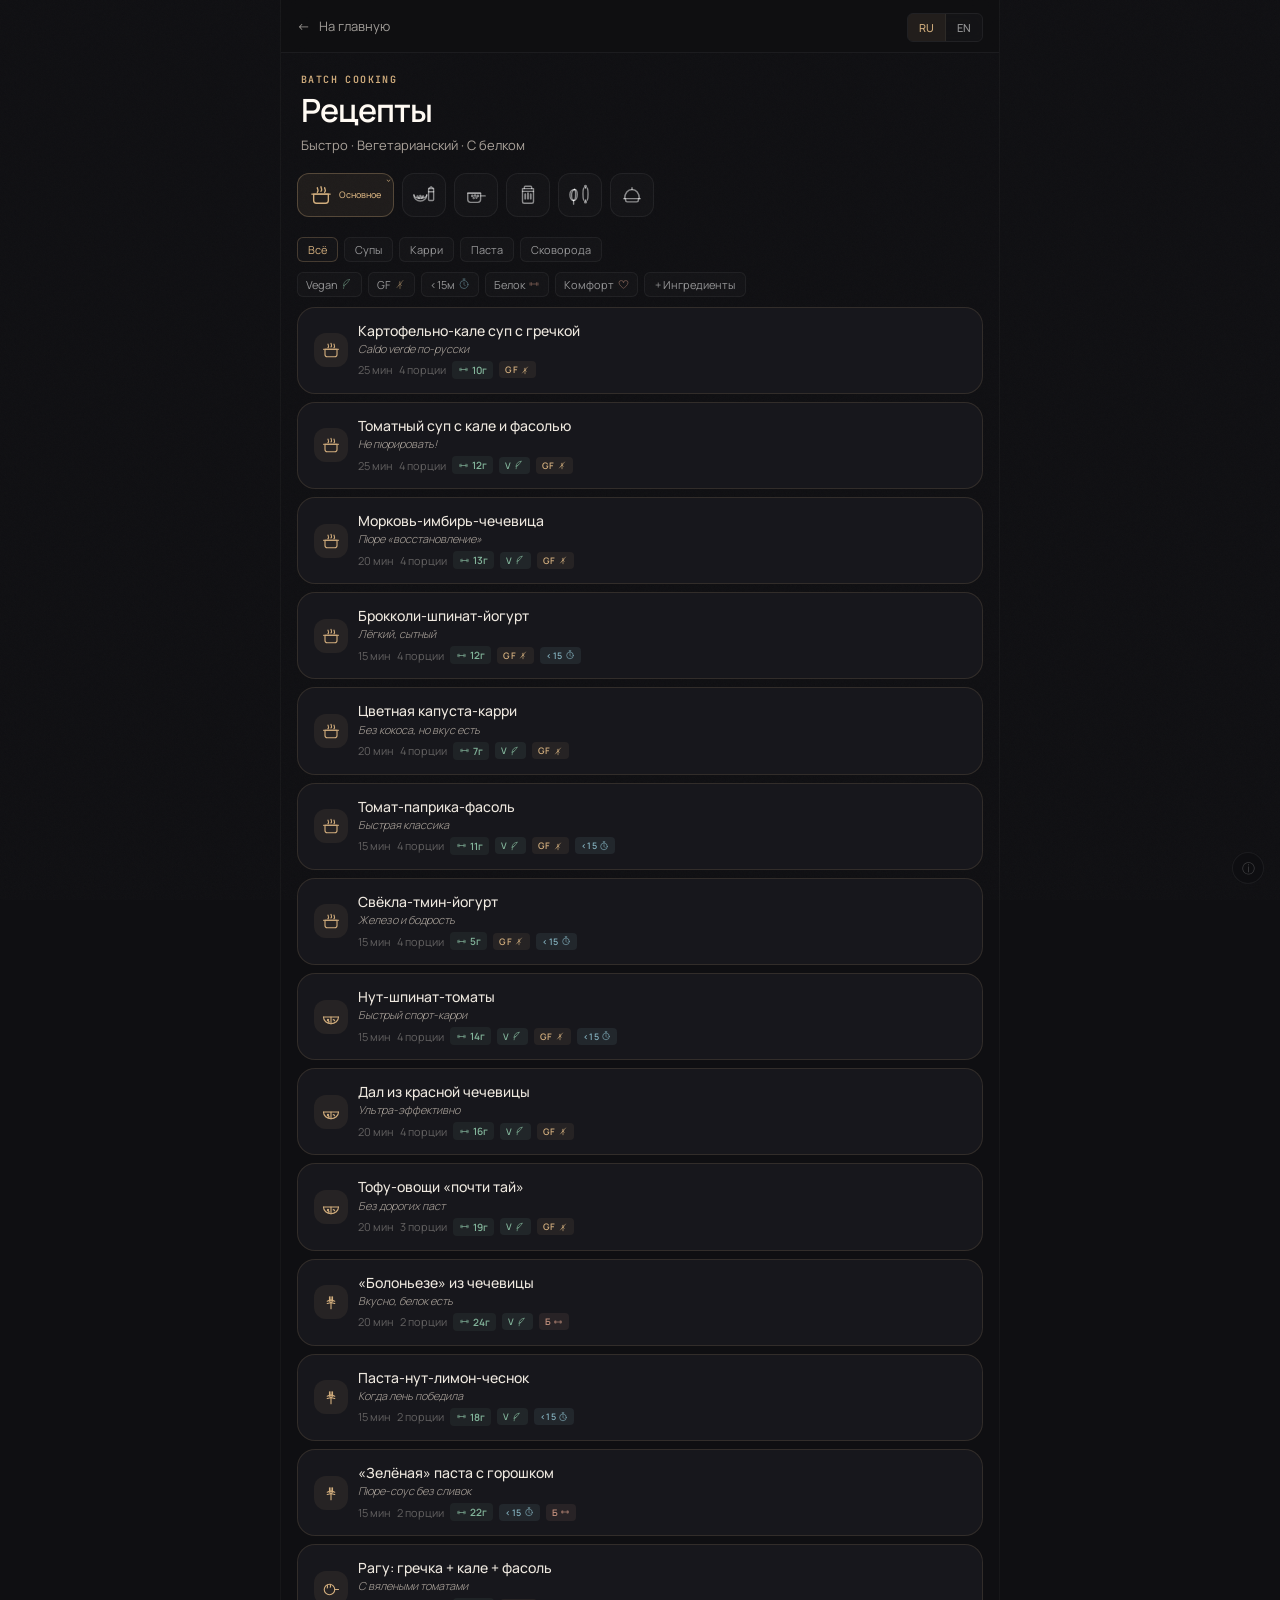
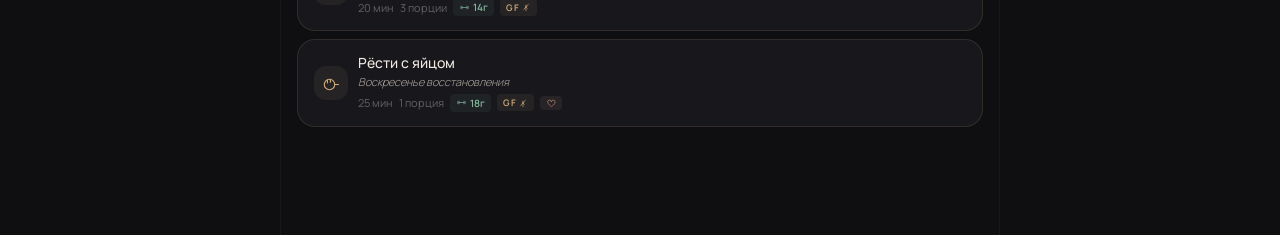
<file: recipes.html>
<!DOCTYPE html>
<html lang="ru">
<head>
<meta charset="UTF-8">
<meta name="viewport" content="width=device-width, initial-scale=1.0, viewport-fit=cover">
<meta name="apple-mobile-web-app-capable" content="yes">
<meta name="apple-mobile-web-app-status-bar-style" content="black-translucent">
<meta name="theme-color" content="#0f0f12">
<link rel="icon" href="favicon.svg" type="image/svg+xml">
<title>Рецепты / Recipes</title>
<link rel="stylesheet" href="style.css">
<style>:root{--accent:var(--warm)}</style>
</head>
<body>
<div id="browseView">
  <div class="topbar"><a class="topbar-back" href="index.html">←&nbsp;<span data-back-label>На главную</span></a><div class="lang-toggle"><button class="lang-btn" onclick="setLang('ru')">RU</button><button class="lang-btn" onclick="setLang('en')">EN</button></div></div>
  <header class="page-header">
    <div class="page-eyebrow">Batch Cooking</div>
    <h1 class="page-title" id="hTitle"></h1>
    <p class="page-subtitle" id="hDesc"></p>
  </header>
  <div class="cat-bar" id="catBar"></div>
  <div class="sub-bar" id="subBar"></div>
  <div class="tag-filters" id="tagBar"></div>
  <div class="ing-row" id="ingBar"></div>
  <div class="cards" id="cardList"></div>
</div>
<div id="cookView">
  <div class="cook-bar"><button class="cook-back" type="button" onclick="exitCook()"><span class="cook-back-arrow">←</span><span class="cook-back-btn" id="cookBackLabel"></span></button><div class="lang-toggle" id="cookLangToggle"><button class="lang-btn" onclick="event.stopPropagation();setLang('ru')">RU</button><button class="lang-btn" onclick="event.stopPropagation();setLang('en')">EN</button></div></div>
  <div id="cookContent"></div>
</div>
<div class="nutrition-toggle" id="nutToggle" onclick="toggleNutrition()"><span id="nutLabel"></span></div>
<script src="icons.js"></script>
<script src="lang.js"></script>
<script>
const UI={title:{ru:"Рецепты",en:"Recipes"},desc:{ru:"Быстро · Вегетарианский · С белком",en:"Quick · Vegetarian · High protein"},coffee:{ru:"Кофе",en:"Coffee"},cook:{ru:"Готовить →",en:"Cook →"},back:{ru:"Рецепты",en:"Recipes"},portions:{ru:"Порции",en:"Servings"},perPortion:{ru:"на порцию",en:"per serving"},ingredients:{ru:"Ингредиенты",en:"Ingredients"},tips:{ru:"Заметки",en:"Notes"},noMatch:{ru:"Нет рецептов с такими фильтрами",en:"No recipes match these filters"},start:{ru:"старт",en:"start"},pause:{ru:"пауза",en:"pause"},reset:{ru:"заново",en:"reset"},share:{ru:"Поделиться",en:"Share"},copied:{ru:"Ссылка скопирована!",en:"Link copied!"},pWord(n){if(lang==='en')return n===1?'serving':'servings';return n===1?'порция':n<5?'порции':'порций';}};

const TOP_CATS=[
  {id:"batch",label:{ru:"Основное",en:"Batch"},color:"var(--batch)"},
  {id:"breakfast",label:{ru:"Завтрак",en:"Breakfast"},color:"var(--breakfast)"},
  {id:"grains",label:{ru:"Крупы",en:"Grains"},color:"var(--grains)"},
  {id:"ferment",label:{ru:"Ферментация",en:"Fermentation"},color:"var(--ferment)"},
  {id:"baking",label:{ru:"Выпечка",en:"Baking"},color:"var(--baking)"},
  {id:"slow",label:{ru:"Долгое",en:"Slow"},color:"var(--slow)"}
];
const SUB_CATS=[
  {id:"soup",parent:"batch",label:{ru:"Супы",en:"Soups"}},
  {id:"curry",parent:"batch",label:{ru:"Карри",en:"Curry"}},
  {id:"pasta",parent:"batch",label:{ru:"Паста",en:"Pasta"}},
  {id:"skillet",parent:"batch",label:{ru:"Сковорода",en:"Skillet"}}
];
const BATCH_SUBS=SUB_CATS.map(s=>s.id);

const TAGS=[
  {id:"vegan",label:"Vegan",color:"var(--vegan)"},
  {id:"gf",label:"GF",color:"var(--gf)"},
  {id:"fast",label:{ru:"<15м",en:"<15m"},color:"var(--fast)"},
  {id:"hprot",label:{ru:"Белок",en:"Protein"},color:"var(--hprot)"},
  {id:"comfort",label:{ru:"Комфорт",en:"Comfort"},color:"var(--hprot)"}
];
const TAG_ICON={vegan:ICONS.tag.vegan,gf:ICONS.tag.gf,fast:ICONS.tag.fast,hprot:ICONS.tag.protein,comfort:ICONS.tag.comfort};
const ING_TAGS=[{id:"buckwheat",label:{ru:"гречка",en:"buckwheat"}},{id:"kale",label:{ru:"кале",en:"kale"}},{id:"lentils",label:{ru:"чечевица",en:"lentils"}},{id:"chickpeas",label:{ru:"нут",en:"chickpeas"}},{id:"beans",label:{ru:"фасоль",en:"beans"}},{id:"tofu",label:{ru:"тофу",en:"tofu"}},{id:"beetroot",label:{ru:"свёкла",en:"beetroot"}},{id:"broccoli",label:{ru:"брокколи",en:"broccoli"}},{id:"potato",label:{ru:"картошка",en:"potato"}}];

const R=[
{id:"potato-kale-buckwheat",cat:"soup",name:{ru:"Картофельно-кале суп с гречкой",en:"Potato-Kale Buckwheat Soup"},sub:{ru:"Caldo verde по-русски",en:"Russian caldo verde"},time:{ru:"25 мин",en:"25 min"},bp:4,kbju:[280,10,6,45],tags:["gf"],itags:["buckwheat","kale","potato"],ing:[{t:{ru:"Кале",en:"Kale"},a:300,u:{ru:"г",en:"g"}},{t:{ru:"Гречка",en:"Buckwheat"},a:135,u:{ru:"г",en:"g"}},{t:{ru:"Картошка",en:"Potato"},a:200,u:{ru:"г",en:"g"}},{t:{ru:"Лук",en:"Onion"},a:1,u:""},{t:{ru:"Чеснок",en:"Garlic"},a:3,u:{ru:"зуб.",en:"cloves"}},{t:{ru:"Бульонный кубик",en:"Stock cube"},a:1.5,u:""},{t:{ru:"Вода",en:"Water"},a:1400,u:{ru:"мл",en:"ml"}},{t:{ru:"Масло",en:"Oil"},a:1,u:{ru:"ст.л.",en:"tbsp"}},{t:{ru:"Яйца",en:"Eggs"},a:2,u:"",pp:1}],steps:[{s:{ru:"Лук + чеснок на масле 3 мин",en:"Onion + garlic in oil 3 min"}},{s:{ru:"Картошку мелким кубиком + {6} воды + кубик → варить 10 мин",en:"Potato diced small + {6} water + cube → cook 10 min"},tm:600},{s:{ru:"Засыпать {1} гречки, ещё 10 мин",en:"Add {1} buckwheat, 10 more min"},tm:600},{s:{ru:"{0} кале порванную — последние 5 мин",en:"{0} kale torn — last 5 min"},tm:300},{s:{ru:"Перец, зелень. Яйцо отдельно",en:"Pepper, herbs. Egg separately"}}],tips:[{ru:"Картошка разварится и загустит",en:"Potato will partly dissolve and thicken"},{ru:"Гречка впитает ~300 мл — не жалей воды",en:"Buckwheat absorbs ~300 ml — don't skimp on water"},{ru:"Яйцо: stracciatella в суп или варёное половинками",en:"Egg: stracciatella style or halved boiled"}]},
{id:"tomato-kale-beans",cat:"soup",name:{ru:"Томатный суп с кале и фасолью",en:"Tomato Kale & White Bean Soup"},sub:{ru:"Не пюрировать!",en:"Don't blend!"},time:{ru:"25 мин",en:"25 min"},bp:4,kbju:[220,12,4,32],tags:["vegan","gf"],itags:["kale","beans"],ing:[{t:{ru:"Томаты в банке",en:"Canned tomatoes"},a:400,u:{ru:"г",en:"g"}},{t:{ru:"Белая фасоль",en:"White beans"},a:400,u:{ru:"г",en:"g"}},{t:{ru:"Кале",en:"Kale"},a:175,u:{ru:"г",en:"g"}},{t:{ru:"Лук",en:"Onion"},a:1,u:""},{t:{ru:"Чеснок",en:"Garlic"},a:3,u:{ru:"зуб.",en:"cloves"}},{t:{ru:"Бульонный кубик",en:"Stock cube"},a:1,u:""},{t:{ru:"Вода",en:"Water"},a:550,u:{ru:"мл",en:"ml"}},{t:{ru:"Масло",en:"Oil"},a:1,u:{ru:"ст.л.",en:"tbsp"}},{t:{ru:"Копчёная паприка",en:"Smoked paprika"},a:1,u:{ru:"ч.л.",en:"tsp"}},{t:{ru:"Кумин",en:"Cumin"},a:0.5,u:{ru:"ч.л.",en:"tsp"}}],steps:[{s:{ru:"Лук + чеснок на {7} масла 3 мин",en:"Onion + garlic in {7} oil 3 min"}},{s:{ru:"{8} паприки, {9} кумина — 30 сек помешать",en:"{8} paprika, {9} cumin — stir 30 sec"}},{s:{ru:"{0} томатов целиком + {6} воды + кубик → 10 мин",en:"{0} tomatoes (all liquid!) + {6} water + cube → 10 min"},tm:600},{s:{ru:"{1} фасоли (слить, промыть) — в суп",en:"{1} beans (drained, rinsed) — into soup"}},{s:{ru:"{2} кале — последние 5 мин",en:"{2} kale — last 5 min"},tm:300},{s:{ru:"Соль, перец, можно лимон",en:"Salt, pepper, squeeze of lemon"}}],tips:[{ru:"НЕ пюрировать! Фасоль целая, кале кусочками",en:"Do NOT blend! Beans whole, kale in pieces"},{ru:"Копчёная паприка тут главная",en:"Smoked paprika is the star here"},{ru:"Тёртый сыр сверху + хлеб",en:"Grated cheese on top + bread"}]},
{id:"carrot-ginger-lentil",cat:"soup",name:{ru:"Морковь-имбирь-чечевица",en:"Carrot-Ginger-Lentil"},sub:{ru:"Пюре «восстановление»",en:"Recovery purée"},time:{ru:"20 мин",en:"20 min"},bp:4,kbju:[230,13,3,38],tags:["vegan","gf"],itags:["lentils"],ing:[{t:{ru:"Морковь",en:"Carrots"},a:500,u:{ru:"г",en:"g"}},{t:{ru:"Лук",en:"Onion"},a:1,u:""},{t:{ru:"Чеснок",en:"Garlic"},a:2,u:{ru:"зуб.",en:"cloves"}},{t:{ru:"Красная чечевица",en:"Red lentils"},a:135,u:{ru:"г",en:"g"}},{t:{ru:"Имбирь",en:"Ginger"},a:1.5,u:{ru:"ч.л.",en:"tsp"}},{t:{ru:"Куркума",en:"Turmeric"},a:1,u:{ru:"ч.л.",en:"tsp"}},{t:{ru:"Кумин",en:"Cumin"},a:1,u:{ru:"ч.л.",en:"tsp"}},{t:{ru:"Вода",en:"Water"},a:1100,u:{ru:"мл",en:"ml"}},{t:{ru:"Лимон",en:"Lemon"},a:0.5,u:""}],steps:[{s:{ru:"Лук + чеснок 2–3 мин на масле",en:"Onion + garlic 2–3 min in oil"}},{s:{ru:"{0} моркови + специи + {3} чечевицы + {7} воды",en:"{0} carrots + spices + {3} lentils + {7} water"}},{s:{ru:"Варить 12–15 мин → блендер",en:"Cook 12–15 min → blend"},tm:780},{s:{ru:"Лимон в конце",en:"Lemon at the end"}}],tips:[{ru:"Скир сверху + тыквенные семечки",en:"Skyr on top + pumpkin seeds"}]},
{id:"broccoli-spinach",cat:"soup",name:{ru:"Брокколи-шпинат-йогурт",en:"Broccoli-Spinach-Yogurt"},sub:{ru:"Лёгкий, сытный",en:"Light & filling"},time:{ru:"15 мин",en:"15 min"},bp:4,kbju:[140,12,3,16],tags:["gf","fast"],itags:["broccoli"],ing:[{t:{ru:"Брокколи",en:"Broccoli"},a:450,u:{ru:"г",en:"g"}},{t:{ru:"Шпинат",en:"Spinach"},a:80,u:{ru:"г",en:"g"}},{t:{ru:"Лук",en:"Onion"},a:1,u:""},{t:{ru:"Вода",en:"Water"},a:900,u:{ru:"мл",en:"ml"}},{t:{ru:"Мускатный орех",en:"Nutmeg"},a:1,u:{ru:"щеп.",en:"pinch"}},{t:{ru:"Йогурт/скир",en:"Yogurt/skyr"},a:175,u:{ru:"г",en:"g"}}],steps:[{s:{ru:"Отвари {0} брокколи с луком 10–12 мин",en:"Boil {0} broccoli with onion 10–12 min"},tm:660},{s:{ru:"{1} шпината на 1–2 мин",en:"{1} spinach for 1–2 min"}},{s:{ru:"Блендер → вмешай {5} йогурта (не кипяти!)",en:"Blend → stir in {5} yogurt (don't boil!)"}}],tips:[{ru:"Сытно из-за объёма",en:"Filling due to volume"}]},
{id:"cauliflower-curry-soup",cat:"soup",name:{ru:"Цветная капуста-карри",en:"Cauliflower Curry Soup"},sub:{ru:"Без кокоса, но вкус есть",en:"No coconut, but tastes like it"},time:{ru:"20 мин",en:"20 min"},bp:4,kbju:[180,7,4,28],tags:["vegan","gf"],itags:["potato"],ing:[{t:{ru:"Цветная капуста",en:"Cauliflower"},a:600,u:{ru:"г",en:"g"}},{t:{ru:"Лук",en:"Onion"},a:1,u:""},{t:{ru:"Чеснок",en:"Garlic"},a:2,u:{ru:"зуб.",en:"cloves"}},{t:{ru:"Карри-порошок",en:"Curry powder"},a:1.5,u:{ru:"ч.л.",en:"tsp"}},{t:{ru:"Копчёная паприка",en:"Smoked paprika"},a:1,u:{ru:"ч.л.",en:"tsp"}},{t:{ru:"Картофелина",en:"Potato"},a:1,u:""},{t:{ru:"Вода",en:"Water"},a:1000,u:{ru:"мл",en:"ml"}}],steps:[{s:{ru:"Лук + чеснок 2–3 мин, {3} карри + {4} паприки 30 сек",en:"Onion + garlic 2–3 min, {3} curry + {4} paprika 30 sec"}},{s:{ru:"{0} капусты + картошка + {6} воды → 12–15 мин",en:"{0} cauliflower + potato + {6} water → 12–15 min"},tm:780},{s:{ru:"Блендер, соль/перец",en:"Blend, salt/pepper"}}],tips:[{ru:"Нут из банки прямо в тарелку",en:"Canned chickpeas straight into the bowl"}]},
{id:"tomato-paprika-beans",cat:"soup",name:{ru:"Томат-паприка-фасоль",en:"Tomato-Paprika-Bean"},sub:{ru:"Быстрая классика",en:"Quick classic"},time:{ru:"15 мин",en:"15 min"},bp:4,kbju:[195,11,2,32],tags:["vegan","gf","fast"],itags:["beans"],ing:[{t:{ru:"Томаты в банке",en:"Canned tomatoes"},a:400,u:{ru:"г",en:"g"}},{t:{ru:"Белая фасоль",en:"White beans"},a:240,u:{ru:"г",en:"g"}},{t:{ru:"Лук",en:"Onion"},a:1,u:""},{t:{ru:"Чеснок",en:"Garlic"},a:2,u:{ru:"зуб.",en:"cloves"}},{t:{ru:"Копчёная паприка",en:"Smoked paprika"},a:1.5,u:{ru:"ч.л.",en:"tsp"}},{t:{ru:"Орегано",en:"Oregano"},a:1,u:{ru:"ч.л.",en:"tsp"}},{t:{ru:"Вода",en:"Water"},a:500,u:{ru:"мл",en:"ml"}}],steps:[{s:{ru:"Лук + чеснок, {4} паприки 30 сек",en:"Onion + garlic, {4} paprika 30 sec"}},{s:{ru:"{0} томатов + {6} воды → 10 мин",en:"{0} tomatoes + {6} water → 10 min"},tm:600},{s:{ru:"{1} фасоли → блендер (часть целой)",en:"{1} beans → blend (keep some whole)"}}],tips:[]},
{id:"beet-cumin",cat:"soup",name:{ru:"Свёкла-тмин-йогурт",en:"Beet-Cumin-Yogurt"},sub:{ru:"Железо и бодрость",en:"Iron boost"},time:{ru:"15 мин",en:"15 min"},bp:4,kbju:[120,5,1,22],tags:["gf","fast"],itags:["beetroot"],ing:[{t:{ru:"Готовая свёкла",en:"Cooked beets (vacuum)"},a:450,u:{ru:"г",en:"g"}},{t:{ru:"Лук",en:"Onion"},a:1,u:""},{t:{ru:"Чеснок",en:"Garlic"},a:2,u:{ru:"зуб.",en:"cloves"}},{t:{ru:"Тмин/кумин",en:"Cumin"},a:1,u:{ru:"ч.л.",en:"tsp"}},{t:{ru:"Вода",en:"Water"},a:800,u:{ru:"мл",en:"ml"}},{t:{ru:"Лимон",en:"Lemon"},a:1,u:{ru:"ст.л.",en:"tbsp"}},{t:{ru:"Скир",en:"Skyr"},a:50,u:{ru:"г",en:"g"},pp:1}],steps:[{s:{ru:"Лук + чеснок 3 мин, {3} тмина",en:"Onion + garlic 3 min, {3} cumin"}},{s:{ru:"{0} свёклы + {4} воды → 8–10 мин",en:"{0} beets + {4} water → 8–10 min"},tm:540},{s:{ru:"Блендер, {5} лимона в конце",en:"Blend, {5} lemon at the end"}}],tips:[{ru:"Железо + лимон для усвоения",en:"Iron — lemon aids absorption"}]},
{id:"chickpea-spinach-tomato",cat:"curry",name:{ru:"Нут-шпинат-томаты",en:"Chickpea-Spinach-Tomato"},sub:{ru:"Быстрый спорт-карри",en:"Quick sport curry"},time:{ru:"15 мин",en:"15 min"},bp:4,kbju:[250,14,5,35],tags:["vegan","gf","fast"],itags:["chickpeas"],ing:[{t:{ru:"Нут",en:"Chickpeas"},a:400,u:{ru:"г",en:"g"}},{t:{ru:"Томаты в банке",en:"Canned tomatoes"},a:400,u:{ru:"г",en:"g"}},{t:{ru:"Шпинат",en:"Spinach"},a:200,u:{ru:"г",en:"g"}},{t:{ru:"Лук",en:"Onion"},a:1,u:""},{t:{ru:"Чеснок",en:"Garlic"},a:3,u:{ru:"зуб.",en:"cloves"}},{t:{ru:"Гарам масала",en:"Garam masala"},a:1.5,u:{ru:"ч.л.",en:"tsp"}},{t:{ru:"Кумин",en:"Cumin"},a:1,u:{ru:"ч.л.",en:"tsp"}}],steps:[{s:{ru:"Лук + чеснок 3 мин, {5} гарам масала + {6} кумина",en:"Onion + garlic 3 min, {5} garam masala + {6} cumin"}},{s:{ru:"{1} томатов → 8–10 мин",en:"{1} tomatoes → 8–10 min"},tm:540},{s:{ru:"{0} нута + {2} шпината → 3–4 мин",en:"{0} chickpeas + {2} spinach → 3–4 min"}},{s:{ru:"Соль, лимон",en:"Salt, lemon"}}],tips:[{ru:"На рис/булгур или «рис» из цветной капусты",en:"Serve over rice/bulgur or cauliflower 'rice'"}]},
{id:"red-lentil-dal",cat:"curry",name:{ru:"Дал из красной чечевицы",en:"Red Lentil Dal"},sub:{ru:"Ультра-эффективно",en:"Ultra efficient"},time:{ru:"20 мин",en:"20 min"},bp:4,kbju:[260,16,2,42],tags:["vegan","gf"],itags:["lentils"],ing:[{t:{ru:"Красная чечевица",en:"Red lentils"},a:200,u:{ru:"г",en:"g"}},{t:{ru:"Лук",en:"Onion"},a:1,u:""},{t:{ru:"Чеснок",en:"Garlic"},a:3,u:{ru:"зуб.",en:"cloves"}},{t:{ru:"Имбирь",en:"Ginger"},a:1,u:{ru:"ч.л.",en:"tsp"}},{t:{ru:"Куркума",en:"Turmeric"},a:1,u:{ru:"ч.л.",en:"tsp"}},{t:{ru:"Кумин",en:"Cumin"},a:1,u:{ru:"ч.л.",en:"tsp"}},{t:{ru:"Карри",en:"Curry"},a:1,u:{ru:"ч.л.",en:"tsp"}},{t:{ru:"Томатная паста",en:"Tomato paste"},a:1,u:{ru:"ст.л.",en:"tbsp"}},{t:{ru:"Вода",en:"Water"},a:1000,u:{ru:"мл",en:"ml"}}],steps:[{s:{ru:"Лук + чеснок + {3} имбиря 3 мин, специи",en:"Onion + garlic + {3} ginger 3 min, spices"}},{s:{ru:"{0} чечевицы + {8} воды + {7} том. пасты → 12–15 мин",en:"{0} lentils + {8} water + {7} tomato paste → 12–15 min"},tm:780},{s:{ru:"Соль + лимон",en:"Salt + lemon"}}],tips:[{ru:"Добавь йогурт/тофу для экстра-белка",en:"Add yogurt/tofu for extra protein"}]},
{id:"tofu-veg-thai",cat:"curry",name:{ru:"Тофу-овощи «почти тай»",en:"Tofu-Veg 'Almost Thai'"},sub:{ru:"Без дорогих паст",en:"No fancy pastes"},time:{ru:"20 мин",en:"20 min"},bp:3,kbju:[290,19,12,25],tags:["vegan","gf"],itags:["tofu"],ing:[{t:{ru:"Тофу",en:"Tofu"},a:275,u:{ru:"г",en:"g"}},{t:{ru:"Овощная смесь",en:"Frozen veg mix"},a:450,u:{ru:"г",en:"g"}},{t:{ru:"Соевый соус",en:"Soy sauce"},a:1.5,u:{ru:"ст.л.",en:"tbsp"}},{t:{ru:"Лайм/лимон",en:"Lime/lemon"},a:0.5,u:""},{t:{ru:"Карри-порошок",en:"Curry powder"},a:1,u:{ru:"ч.л.",en:"tsp"}},{t:{ru:"Чеснок",en:"Garlic"},a:2,u:{ru:"зуб.",en:"cloves"}},{t:{ru:"Имбирь",en:"Ginger"},a:1,u:{ru:"ч.л.",en:"tsp"}}],steps:[{s:{ru:"{0} тофу кубиками → обжарь 5–7 мин",en:"{0} tofu cubed → fry 5–7 min"},tm:360},{s:{ru:"{1} овощей + специи",en:"{1} veg mix + spices"}},{s:{ru:"{2} соевого + вода + лимон → 3–5 мин",en:"{2} soy sauce + water + lemon → 3–5 min"}}],tips:[]},
{id:"lentil-bolognese",cat:"pasta",name:{ru:"«Болоньезе» из чечевицы",en:"Lentil 'Bolognese'"},sub:{ru:"Вкусно, белок есть",en:"Tasty, good protein"},time:{ru:"20 мин",en:"20 min"},bp:2,kbju:[480,24,4,82],tags:["vegan","hprot"],itags:["lentils"],ing:[{t:{ru:"Паста цельнозерновая",en:"Whole wheat pasta"},a:140,u:{ru:"г",en:"g"}},{t:{ru:"Красная чечевица",en:"Red lentils"},a:135,u:{ru:"г",en:"g"}},{t:{ru:"Томаты в банке",en:"Canned tomatoes"},a:400,u:{ru:"г",en:"g"}},{t:{ru:"Лук",en:"Onion"},a:1,u:""},{t:{ru:"Чеснок",en:"Garlic"},a:2,u:{ru:"зуб.",en:"cloves"}},{t:{ru:"Орегано",en:"Oregano"},a:1,u:{ru:"ч.л.",en:"tsp"}},{t:{ru:"Паприка",en:"Paprika"},a:1,u:{ru:"ч.л.",en:"tsp"}}],steps:[{s:{ru:"{0} пасты — вари",en:"{0} pasta — boil"}},{s:{ru:"Лук + чеснок → {2} томатов + специи + {1} чечевицы + вода → 12–15 мин",en:"Onion + garlic → {2} tomatoes + spices + {1} lentils + water → 12–15 min"},tm:780},{s:{ru:"Смешай с пастой",en:"Mix with pasta"}}],tips:[{ru:"1–2 ст.л. тёртого сыра сверху",en:"1–2 tbsp grated cheese on top"}]},
{id:"pasta-chickpea-lemon",cat:"pasta",name:{ru:"Паста-нут-лимон-чеснок",en:"Pasta-Chickpea-Lemon-Garlic"},sub:{ru:"Когда лень победила",en:"When lazy wins"},time:{ru:"15 мин",en:"15 min"},bp:2,kbju:[440,18,8,72],tags:["vegan","fast"],itags:["chickpeas"],ing:[{t:{ru:"Паста",en:"Pasta"},a:140,u:{ru:"г",en:"g"}},{t:{ru:"Нут",en:"Chickpeas"},a:400,u:{ru:"г",en:"g"}},{t:{ru:"Чеснок",en:"Garlic"},a:3,u:{ru:"зуб.",en:"cloves"}},{t:{ru:"Лимон",en:"Lemon"},a:1,u:""},{t:{ru:"Масло",en:"Oil"},a:1,u:{ru:"ч.л.",en:"tsp"}},{t:{ru:"Петрушка/руккола",en:"Parsley/arugula"},a:1,u:{ru:"горсть",en:"handful"}}],steps:[{s:{ru:"{0} пасты варится",en:"{0} pasta boiling"}},{s:{ru:"Чеснок 30 сек → {1} нута 3–4 мин",en:"Garlic 30 sec → {1} chickpeas 3–4 min"}},{s:{ru:"Пасту + воды от пасты + лимон + зелень",en:"Pasta + pasta water + lemon + herbs"}}],tips:[]},
{id:"green-pea-pasta",cat:"pasta",name:{ru:"«Зелёная» паста с горошком",en:"Green Pea Pasta"},sub:{ru:"Пюре-соус без сливок",en:"Cream-free purée sauce"},time:{ru:"15 мин",en:"15 min"},bp:2,kbju:[420,22,5,68],tags:["fast","hprot"],itags:[],ing:[{t:{ru:"Паста",en:"Pasta"},a:140,u:{ru:"г",en:"g"}},{t:{ru:"Зелёный горошек",en:"Green peas (frozen)"},a:275,u:{ru:"г",en:"g"}},{t:{ru:"Шпинат",en:"Spinach"},a:60,u:{ru:"г",en:"g"}},{t:{ru:"Йогурт/скир",en:"Yogurt/skyr"},a:150,u:{ru:"г",en:"g"}},{t:{ru:"Чеснок",en:"Garlic"},a:2,u:{ru:"зуб.",en:"cloves"}},{t:{ru:"Лимон",en:"Lemon"},a:0.5,u:""}],steps:[{s:{ru:"{1} горошка 3–4 мин в кипятке",en:"{1} peas 3–4 min in boiling water"}},{s:{ru:"Блендер: горошек + {2} шпината + {3} йогурта + чеснок + лимон",en:"Blend: peas + {2} spinach + {3} yogurt + garlic + lemon"}},{s:{ru:"Смешай с {0} пасты + воды от пасты",en:"Mix with {0} pasta + pasta water"}}],tips:[{ru:"Можно добавить тофу кубиками",en:"Can add cubed tofu"}]},
{id:"kale-buckwheat-ragout",cat:"skillet",name:{ru:"Рагу: гречка + кале + фасоль",en:"Buckwheat-Kale-Bean Ragout"},sub:{ru:"С вялеными томатами",en:"With sun-dried tomatoes"},time:{ru:"20 мин",en:"20 min"},bp:3,kbju:[340,14,8,50],tags:["gf"],itags:["buckwheat","kale","beans"],ing:[{t:{ru:"Гречка",en:"Buckwheat"},a:150,u:{ru:"г",en:"g"}},{t:{ru:"Кале",en:"Kale"},a:200,u:{ru:"г",en:"g"}},{t:{ru:"Белая фасоль",en:"White beans"},a:125,u:{ru:"г",en:"g"}},{t:{ru:"Вяленые томаты",en:"Sun-dried tomatoes"},a:6,u:{ru:"шт",en:"pcs"}},{t:{ru:"Масло из-под томатов",en:"Oil from tomato jar"},a:1,u:{ru:"ст.л.",en:"tbsp"}},{t:{ru:"Лук",en:"Onion"},a:1,u:""},{t:{ru:"Чеснок",en:"Garlic"},a:3,u:{ru:"зуб.",en:"cloves"}},{t:{ru:"Лимон",en:"Lemon"},a:0.5,u:""},{t:{ru:"Яйцо",en:"Egg"},a:1,u:"",pp:1}],steps:[{s:{ru:"{0} гречки + 300 мл воды → 15 мин",en:"{0} buckwheat + 300 ml water → 15 min"},tm:900},{s:{ru:"{4} масла → лук 3 мин",en:"{4} oil → onion 3 min"}},{s:{ru:"Чеснок + {3} вяленых томатов полосками — 1 мин",en:"Garlic + {3} sun-dried tomatoes sliced — 1 min"}},{s:{ru:"{2} фасоли — 2 мин",en:"{2} beans — 2 min"}},{s:{ru:"{1} кале — 5 мин, мешая",en:"{1} kale — 5 min, stirring"},tm:300},{s:{ru:"Гречку туда. Соль, перец, лимон. Яйцо сверху",en:"Add buckwheat. Salt, pepper, lemon. Egg on top"}}],tips:[{ru:"Масло из-под вяленых томатов заменяет обычное",en:"Oil from sun-dried tomatoes replaces regular oil"},{ru:"Вяленые томаты = специя: немного, но дают умами",en:"Sun-dried tomatoes = spice: small amount, big umami"}]},
{id:"rosti-egg",cat:"skillet",name:{ru:"Рёсти с яйцом",en:"Rösti with Egg"},sub:{ru:"Воскресенье восстановления",en:"Recovery Sunday"},time:{ru:"25 мин",en:"25 min"},bp:1,kbju:[520,18,28,48],tags:["gf","comfort"],itags:["potato"],ing:[{t:{ru:"Картошка",en:"Potatoes"},a:300,u:{ru:"г",en:"g"}},{t:{ru:"Яйца",en:"Eggs"},a:2,u:""},{t:{ru:"Масло",en:"Oil/butter"},a:2,u:{ru:"ст.л.",en:"tbsp"}}],steps:[{s:{ru:"{0} картошки натри крупно, отожми, посоли",en:"Grate {0} potato coarsely, squeeze dry, salt"}},{s:{ru:"{2} масла на сковороду. Картошку ровным слоем, прижми",en:"{2} oil in pan. Spread potato flat, press down"}},{s:{ru:"7 мин — не трогай. Лежи",en:"7 min — don't touch. Lie down"},tm:420},{s:{ru:"Переверни. Ещё масла",en:"Flip (plate method). More oil"}},{s:{ru:"7 мин — не трогай",en:"7 min — don't touch"},tm:420},{s:{ru:"{1} яйца рядом последние 2 мин",en:"{1} eggs alongside, last 2 min"}},{s:{ru:"На тарелку. Соль на желток",en:"Plate. Salt on yolk"}}],tips:[{ru:"Lvl 1: Лук тёртый + чеснок + копчёная паприка в тесто",en:"Lvl 1: Grated onion + garlic + smoked paprika in batter"},{ru:"Lvl 2: Сыр в тесто + сыр после переворота = чипс",en:"Lvl 2: Cheese inside + cheese after flip = crispy cheese"},{ru:"Lvl 3: Сметана, вяленые томаты, хумус сверху",en:"Lvl 3: Sour cream, sun-dried tomatoes, hummus on top"},{ru:"Lvl 4: Масло из-под томатов. Сыр везде. Кетчуп. Руками",en:"Lvl 4: Tomato oil. Cheese everywhere. Ketchup. Hands. Secret"}]},
{id:"bliny-kefir",cat:"breakfast",name:{ru:"Блины на кефире",en:"Kefir Pancakes"},sub:{ru:"Заварные, ажурные",en:"Scalded, lacy"},time:{ru:"40 мин",en:"40 min"},bp:6,kbju:[180,5,6,26],tags:["comfort"],itags:[],ing:[{t:{ru:"Кефир",en:"Kefir/buttermilk"},a:500,u:{ru:"мл",en:"ml"}},{t:{ru:"Яйца",en:"Eggs"},a:2,u:""},{t:{ru:"Сахар",en:"Sugar"},a:1,u:{ru:"ст.л.",en:"tbsp"}},{t:{ru:"Соль",en:"Salt"},a:0.5,u:{ru:"ч.л.",en:"tsp"}},{t:{ru:"Сода",en:"Baking soda"},a:0.5,u:{ru:"ч.л.",en:"tsp"}},{t:{ru:"Мука",en:"Flour"},a:200,u:{ru:"г",en:"g"}},{t:{ru:"Масло растительное",en:"Vegetable oil"},a:2,u:{ru:"ст.л.",en:"tbsp"}},{t:{ru:"Кипяток",en:"Boiling water"},a:130,u:{ru:"мл",en:"ml"}}],steps:[{s:{ru:"Яйца + {2} сахара + {3} соли — взбить",en:"Eggs + {2} sugar + {3} salt — whisk"}},{s:{ru:"Влить {0} кефира, перемешать",en:"Add {0} kefir, mix"}},{s:{ru:"{5} муки + {4} соды — всыпать, размешать до однородности",en:"{5} flour + {4} baking soda — add, mix until smooth"}},{s:{ru:"{6} масла в тесто",en:"{6} oil into batter"}},{s:{ru:"{7} кипятка тонкой струйкой, помешивая — тесто запузырится",en:"{7} boiling water in thin stream, stirring — batter will bubble"}},{s:{ru:"Дать постоять 15–20 мин",en:"Rest 15–20 min"},tm:900},{s:{ru:"Сковороду раскалить. Печь ~1.5 мин с каждой стороны",en:"Heat pan until very hot. Cook ~1.5 min per side"},tm:90}],tips:[{ru:"Соду НЕ гасить уксусом — кефир сам",en:"Do NOT add vinegar to soda — kefir does the job"},{ru:"Рвётся → мало муки. Толстый → много муки. Бледный → мало сахара",en:"Tears → too little flour. Thick → too much. Pale → not enough sugar"},{ru:"Подача: сметана, мёд, варенье, или мачанка (грибы в сметане)",en:"Serve: sour cream, honey, jam, or machanka (mushrooms in sour cream)"},{ru:"NL: AH Karnemelk = замена кефира один-к-одному",en:"NL: AH Karnemelk = kefir substitute 1:1"}]},
{id:"sauerkraut",cat:"ferment",name:{ru:"Квашеная капуста",en:"Sauerkraut"},sub:{ru:"3 дня, 2 ингредиента",en:"3 days, 2 ingredients"},time:{ru:"20 мин + 3 дня",en:"20 min + 3 days"},bp:8,kbju:[15,1,0,3],tags:["vegan","gf","comfort"],itags:[],ing:[{t:{ru:"Белокочанная капуста",en:"White cabbage"},a:1000,u:{ru:"г",en:"g"}},{t:{ru:"Соль крупная",en:"Coarse salt"},a:20,u:{ru:"г",en:"g"}},{t:{ru:"Морковь (опц.)",en:"Carrot (opt.)"},a:1,u:""},{t:{ru:"Тмин (опц.)",en:"Caraway seeds (opt.)"},a:1,u:{ru:"ч.л.",en:"tsp"}}],steps:[{s:{ru:"{0} капусты нашинковать тонко",en:"Shred {0} cabbage thinly"}},{s:{ru:"Посыпать {1} соли, мять руками 5–10 мин пока даст сок",en:"Sprinkle {1} salt, massage with hands 5–10 min until juicy"},tm:300},{s:{ru:"Морковь натереть, тмин — если хочется. Перемешать",en:"Grate carrot, add caraway if desired. Mix"}},{s:{ru:"Утрамбовать в банку — капуста должна быть ПОД соком",en:"Pack tightly into jar — cabbage must be UNDER the brine"}},{s:{ru:"Накрыть марлей, поставить при комнатной t° на 3 дня",en:"Cover with cloth, keep at room temp for 3 days"}},{s:{ru:"Каждый день протыкать до дна палочкой (выпускать газ)",en:"Every day poke to bottom with a stick (release gas)"}},{s:{ru:"Попробовать на 3 день — готово когда кисло. В холодильник",en:"Taste on day 3 — done when sour. Refrigerate"}}],tips:[{ru:"2% соли к весу капусты — ключевая пропорция",en:"2% salt to cabbage weight — the key ratio"},{ru:"Если сока мало — долить рассол (1 ч.л. соли на стакан воды)",en:"If too little juice — add brine (1 tsp salt per glass of water)"},{ru:"Хранится в холодильнике месяцами",en:"Keeps in fridge for months"}]},
{id:"sharlotka",cat:"baking",name:{ru:"Шарлотка",en:"Sharlotka (Apple Cake)"},sub:{ru:"5 ингредиентов, без миксера",en:"5 ingredients, no mixer"},time:{ru:"50 мин",en:"50 min"},bp:8,kbju:[190,4,5,33],tags:["comfort"],itags:[],ing:[{t:{ru:"Яйца",en:"Eggs"},a:4,u:""},{t:{ru:"Сахар",en:"Sugar"},a:150,u:{ru:"г",en:"g"}},{t:{ru:"Мука",en:"Flour"},a:150,u:{ru:"г",en:"g"}},{t:{ru:"Яблоки",en:"Apples"},a:4,u:""},{t:{ru:"Масло для формы",en:"Oil for pan"},a:1,u:{ru:"ст.л.",en:"tbsp"}}],steps:[{s:{ru:"Духовку на 180°C",en:"Preheat oven to 180°C / 350°F"}},{s:{ru:"{0} яиц + {1} сахара — взбить венчиком 3–5 мин до пышной белой массы",en:"{0} eggs + {1} sugar — whisk 3–5 min until thick and pale"},tm:240},{s:{ru:"Аккуратно всыпать {2} муки, мешать снизу вверх (не выбить воздух!)",en:"Gently fold in {2} flour — bottom to top (don't deflate!)"}},{s:{ru:"{3} яблок нарезать тонкими дольками",en:"Slice {3} apples into thin wedges"}},{s:{ru:"Форму смазать, выложить яблоки, залить тестом",en:"Grease pan, arrange apples, pour batter over"}},{s:{ru:"35–40 мин, не открывать духовку первые 25 мин!",en:"35–40 min, do NOT open oven for first 25 min!"},tm:2100},{s:{ru:"Готово когда зубочистка выходит сухой. Остудить 10 мин",en:"Done when toothpick comes out clean. Cool 10 min"}}],tips:[{ru:"Весь секрет — яйца взбить достаточно. Тесто должно быть как густой крем",en:"The whole secret — whisk eggs enough. Batter should be like thick cream"},{ru:"Кислые яблоки (Granny Smith, Elstar) лучше сладких",en:"Tart apples (Granny Smith, Elstar) work better than sweet"},{ru:"Корица: 1 ч.л. в тесто или посыпать яблоки",en:"Cinnamon: 1 tsp in batter or sprinkle on apples"}]},
{id:"meringue",cat:"baking",name:{ru:"Безе",en:"Meringue"},sub:{ru:"3 ингредиента, 2 часа духовка",en:"3 ingredients, 2 hours oven"},time:{ru:"15 мин + 2 ч сушка",en:"15 min + 2 h drying"},bp:6,kbju:[140,2,0,33],tags:["gf"],itags:[],ing:[{t:{ru:"Белки яичные",en:"Egg whites"},a:3,u:""},{t:{ru:"Сахар",en:"Sugar"},a:150,u:{ru:"г",en:"g"}},{t:{ru:"Лимонный сок",en:"Lemon juice"},a:1,u:{ru:"ч.л.",en:"tsp"}}],steps:[{s:{ru:"Духовку на 100°C. Противень застелить пергаментом",en:"Preheat oven to 100°C / 210°F. Line tray with parchment"}},{s:{ru:"{0} белков + {2} лимонного сока — взбивать до мягких пиков",en:"{0} whites + {2} lemon juice — whisk to soft peaks"},tm:180},{s:{ru:"{1} сахара добавлять по 1 ст.л., взбивая после каждой. Масса блестящая, жёсткие пики",en:"{1} sugar — add 1 tbsp at a time, whisk after each. Glossy, stiff peaks"},tm:300},{s:{ru:"Выложить ложкой или отсадить на противень",en:"Spoon or pipe onto tray"}},{s:{ru:"Сушить 1.5–2 ч при 100°C. Не открывать! Выключить, оставить в духовке до полного остывания",en:"Dry 1.5–2 h at 100°C. Don't open! Turn off, leave in oven until fully cool"},tm:6000}],tips:[{ru:"Посуда идеально чистая и сухая — капля жира = белки не взобьются",en:"Bowl must be perfectly clean and dry — a drop of grease = whites won't whip"},{ru:"Сахар по ложке! Если засыпать сразу — безе «плачет» и не держит форму",en:"Sugar one spoon at a time! Dump it all = meringue weeps and won't hold"},{ru:"Проверка: перевернуть миску — масса не двигается",en:"Test: flip the bowl — mixture doesn't move"},{ru:"Хрустят снаружи, чуть тянучие внутри = идеально",en:"Crispy outside, slightly chewy inside = perfect"}]},
{id:"mushroom-risotto",cat:"slow",name:{ru:"Ризотто с грибами",en:"Mushroom Risotto"},sub:{ru:"40 мин у плиты, медитация",en:"40 min at the stove, meditation"},time:{ru:"45 мин",en:"45 min"},bp:3,kbju:[380,10,12,55],tags:["gf"],itags:[],ing:[{t:{ru:"Рис арборио/ризотто",en:"Arborio/risotto rice"},a:250,u:{ru:"г",en:"g"}},{t:{ru:"Грибы (шампиньоны или лесные)",en:"Mushrooms (button or wild)"},a:300,u:{ru:"г",en:"g"}},{t:{ru:"Лук",en:"Onion"},a:1,u:""},{t:{ru:"Чеснок",en:"Garlic"},a:2,u:{ru:"зуб.",en:"cloves"}},{t:{ru:"Бульон горячий",en:"Hot stock"},a:900,u:{ru:"мл",en:"ml"}},{t:{ru:"Белое вино (опц.)",en:"White wine (opt.)"},a:100,u:{ru:"мл",en:"ml"}},{t:{ru:"Пармезан",en:"Parmesan"},a:50,u:{ru:"г",en:"g"}},{t:{ru:"Масло сливочное",en:"Butter"},a:30,u:{ru:"г",en:"g"}},{t:{ru:"Масло оливковое",en:"Olive oil"},a:2,u:{ru:"ст.л.",en:"tbsp"}}],steps:[{s:{ru:"{4} бульон держать горячим на соседней конфорке",en:"{4} stock — keep hot on adjacent burner"}},{s:{ru:"{1} грибов нарезать, обжарить на {8} масле до золота. Убрать",en:"Slice {1} mushrooms, fry in {8} oil until golden. Set aside"},tm:420},{s:{ru:"Лук + чеснок мелко, 3 мин на том же масле",en:"Onion + garlic finely diced, 3 min in same oil"}},{s:{ru:"{0} риса — добавить, мешать 2 мин (рис станет прозрачным по краям)",en:"{0} rice — add, stir 2 min (edges become translucent)"}},{s:{ru:"Вино — влить, мешать пока не впитается",en:"Wine — add, stir until absorbed"}},{s:{ru:"Бульон по 1 половнику, мешать. Следующий — когда впитался предыдущий. 18–20 мин",en:"Stock one ladle at a time, stir. Next when previous absorbed. 18–20 min"},tm:1140},{s:{ru:"Грибы вернуть. Снять с огня",en:"Return mushrooms. Remove from heat"}},{s:{ru:"{7} масла + {6} пармезана — вмешать. Накрыть на 2 мин",en:"{7} butter + {6} parmesan — fold in. Cover 2 min"},tm:120}],tips:[{ru:"Главное правило: мешать, мешать, мешать. Крахмал выходит и создаёт кремовость",en:"Key rule: stir, stir, stir. Starch releases and creates creaminess"},{ru:"Бульон ГОРЯЧИЙ — холодный останавливает готовку",en:"Stock must be HOT — cold stops the cooking"},{ru:"Готово когда al dente + кремовая консистенция (волной растекается на тарелке)",en:"Done when al dente + creamy (waves when you tilt the plate)"},{ru:"Вег: заменить пармезан на nutritional yeast 2 ст.л.",en:"Veg: replace parmesan with nutritional yeast 2 tbsp"}]}
];

let curTop="batch",curSub=null,batchOpen=true,activeTags=new Set(),activeIngs=new Set(),ingOpen=false,openCard=null,cookId=null,cookPortion={},stepsDone={},tmrs={};
let hideNutrition=localStorage.getItem('hideNutrition')==='1';

function sc(v,b,tgt,unit){const raw=v*(tgt/b);const countable=!unit||['','шт','pcs','горсть','handful','щеп.','pinch'].includes(unit);if(countable)return Math.round(raw*2)/2;const small=['ч.л.','tsp','ст.л.','tbsp'].includes(unit);if(small)return Math.round(raw*2)/2;if(raw>=50)return Math.round(raw/5)*5;if(raw>=10)return Math.round(raw);return Math.round(raw*10)/10;}
function fmtIng(ing,b,tgt){let a=ing.pp?ing.a:sc(ing.a,b,tgt,t(ing.u));return t(ing.u)?`${a} ${t(ing.u)}`:`${a}`;}
function resolve(s,ings,b,tgt){return t(s).replace(/\{(\d+)\}/g,(_,i)=>{const ing=ings[+i];if(!ing)return'?';let a=ing.pp?ing.a:sc(ing.a,b,tgt,t(ing.u));let short=t(ing.u)?`${a} ${t(ing.u)}`:`${a}`;return`<span class="hi">${short}</span>`;});}
function getTopColor(id){return TOP_CATS.find(c=>c.id===id)?.color||'var(--warm)';}
function gc(cat){
  const sub=SUB_CATS.find(s=>s.id===cat);
  if(sub)return getTopColor(sub.parent);
  return getTopColor(cat);
}
function gp(r){return cookPortion[r.id]||r.bp;}
function fmtTm(s){return`${Math.floor(s/60)}:${String(s%60).padStart(2,'0')}`;}

function catIcon(cat){return ICONS.cat[cat]||ICONS.cat.soup;}

function toggleNutrition(){hideNutrition=!hideNutrition;localStorage.setItem('hideNutrition',hideNutrition?'1':'0');applyNutrition();}
function applyNutrition(){document.body.classList.toggle('hide-nutrition',hideNutrition);const nt=document.getElementById('nutToggle');nt?.classList.toggle('off',hideNutrition);const nl=document.getElementById('nutLabel');if(nl)nl.textContent=hideNutrition?'×':'ⓘ';}

function fullRender(){
  document.getElementById('hTitle').textContent=t(UI.title);document.getElementById('hDesc').textContent=t(UI.desc);document.getElementById('cookBackLabel').textContent=t(UI.back);
  document.querySelectorAll('.lang-btn').forEach(b=>b.classList.toggle('active',b.textContent.toLowerCase()===lang));
  applyNutrition();renderBrowse();if(cookId)renderCook();
}

function renderBrowse(){
  // Top-level categories — icon only, label under active
  document.getElementById('catBar').innerHTML=TOP_CATS.map(c=>{
    const icon=ICONS.cat[c.id]||'';
    const arrow=c.id==='batch'?`<span class="cat-expand${batchOpen&&curTop==='batch'?' open':''}">\u203A</span>`:'';
    return`<button class="cat-btn${curTop===c.id?' active':''}" style="--c:${c.color}" onclick="setTop('${c.id}')">${icon}${arrow}<span class="cat-label">${t(c.label)}</span></button>`;
  }).join('');

  // Subcategories — text only, when batch selected + expanded
  const subBar=document.getElementById('subBar');
  if(curTop==='batch'&&batchOpen){
    subBar.innerHTML=`<button class="sub-btn${curSub===null?' active':''}" style="--c:${getTopColor('batch')}" onclick="setSub(null)">${lang==='ru'?'Всё':'All'}</button>`+SUB_CATS.map(s=>
      `<button class="sub-btn${curSub===s.id?' active':''}" style="--c:${getTopColor('batch')}" onclick="setSub('${s.id}')">${t(s.label)}</button>`
    ).join('');
    subBar.style.display='';
  } else {
    subBar.innerHTML='';
    subBar.style.display='none';
  }

  // Tags
  let tagHtml=TAGS.map(tg=>`<button class="tbtn${activeTags.has(tg.id)?' on':''}" style="--c:${tg.color}" onclick="toggleTag('${tg.id}')">${t(tg.label)}${TAG_ICON[tg.id]||''}</button>`).join('');
  const ingCount=activeIngs.size;
  const ingPrefix=ingOpen?'−':'+';const ingLabel=ingCount>0?`${ingPrefix} ${lang==='ru'?'Ингредиенты':'Ingredients'} (${ingCount})`:`${ingPrefix} ${lang==='ru'?'Ингредиенты':'Ingredients'}`;
  tagHtml+=`<button class="ing-toggle${ingOpen?' open':''}${ingCount>0?' has-active':''}" onclick="toggleIngPanel()">${ingLabel}</button>`;
  document.getElementById('tagBar').innerHTML=tagHtml;
  const ingBar=document.getElementById('ingBar');
  ingBar.className='ing-row'+(ingOpen?' open':'');
  ingBar.innerHTML=ING_TAGS.map(ig=>`<button class="ibtn${activeIngs.has(ig.id)?' on':''}" onclick="toggleIng('${ig.id}')">${t(ig.label)}</button>`).join('');

  // Filter recipes
  let items=R.filter(r=>{
    if(curTop==='batch'){
      if(curSub)return r.cat===curSub;
      return BATCH_SUBS.includes(r.cat);
    }
    return r.cat===curTop;
  });
  if(activeTags.size)items=items.filter(r=>[...activeTags].every(tg=>r.tags.includes(tg)));
  if(activeIngs.size)items=items.filter(r=>[...activeIngs].every(ig=>(r.itags||[]).includes(ig)));

  const list=document.getElementById('cardList');
  if(!items.length){list.innerHTML=`<div class="nothing">${t(UI.noMatch)}</div>`;return;}
  list.innerHTML=items.map((r,idx)=>{const c=gc(r.cat),isOpen=openCard===r.id;
    return`<div class="card${isOpen?' open':''}" style="--c:${c}" onclick="toggleCard('${r.id}')"><div class="card-top"><div class="card-icon" style="--c:${c}">${catIcon(r.cat)}</div><div class="card-body"><div class="card-name">${t(r.name)}</div>${r.sub?`<div class="card-sub">${t(r.sub)}</div>`:''}<div class="card-row"><span class="card-meta">${t(r.time)}</span><span class="card-meta">${r.bp} ${UI.pWord(r.bp)}</span><span class="card-protein">${ICONS.tag.protein}${r.kbju[1]}${lang==='ru'?'г':'g'}</span>${r.tags.map(tg=>`<span class="card-tag tag-${tg}">${tg==='vegan'?'V':tg==='gf'?'GF':tg==='fast'?'<15':tg==='hprot'?(lang==='ru'?'Б':'P'):tg==='comfort'?'':tg}${TAG_ICON[tg]||''}</span>`).join('')}</div></div></div>${isOpen?`<div class="card-preview" onclick="event.stopPropagation()"><div class="card-preview-list">${r.ing.map(i=>`${t(i.t)}${t(i.u)?' · '+fmtIng(i,r.bp,r.bp):''}`).join('<br>')}</div><button class="card-cook" style="--c:${c}" onclick="event.stopPropagation();enterCook('${r.id}')">${t(UI.cook)}</button></div>`:''}</div>`;
  }).join('');
}

function setTop(id){if(curTop===id&&id==='batch'){batchOpen=!batchOpen;if(!batchOpen)curSub=null;}else{curTop=id;curSub=null;batchOpen=id==='batch';}openCard=null;renderBrowse();}
function setSub(id){curSub=id;openCard=null;renderBrowse();}
function toggleTag(id){activeTags.has(id)?activeTags.delete(id):activeTags.add(id);openCard=null;renderBrowse();}
function toggleIngPanel(){ingOpen=!ingOpen;renderBrowse();}
function toggleIng(id){activeIngs.has(id)?activeIngs.delete(id):activeIngs.add(id);openCard=null;renderBrowse();}
function toggleCard(id){openCard=openCard===id?null:id;renderBrowse();}

let cookPushed=false;
function enterCook(id,push){cookId=id;stepsDone={};Object.keys(tmrs).forEach(k=>{if(tmrs[k].iv)clearInterval(tmrs[k].iv);});tmrs={};document.body.classList.add('cooking');window.scrollTo(0,0);renderCook();if(push===false){updateURL();}else{cookPushed=true;updateURL('push');}}
function exitCook(fromPopstate){Object.keys(tmrs).forEach(k=>{if(tmrs[k].iv)clearInterval(tmrs[k].iv);});tmrs={};document.body.classList.remove('cooking');cookId=null;
  if(fromPopstate===true){cookPushed=false;return;}
  if(cookPushed){cookPushed=false;history.back();return;}
  updateURL();}
function adjP(id,delta){const r=R.find(x=>x.id===id);if(!r)return;const cur=cookPortion[id]||r.bp;cookPortion[id]=Math.min(12,Math.max(1,cur+delta));renderCook();updateURL();}
function setP(id,val){const n=parseInt(val);if(isNaN(n)||n<1)return;cookPortion[id]=Math.min(12,Math.max(1,n));renderCook();updateURL();}
function toggleStep(i,e){e?.stopPropagation();stepsDone[i]=!stepsDone[i];renderCook();}
function startTm(si,secs){const k='t'+si;if(tmrs[k]?.iv){clearInterval(tmrs[k].iv);tmrs[k].iv=null;updateTmRing(k);return;}if(!tmrs[k])tmrs[k]={left:secs,total:secs,iv:null};if(tmrs[k].left<=0){tmrs[k].left=secs;updateTmRing(k);return;}tmrs[k].iv=setInterval(()=>{tmrs[k].left--;if(tmrs[k].left<=0){clearInterval(tmrs[k].iv);tmrs[k].iv=null;}updateTmRing(k);},1000);updateTmRing(k);}
function updateTmRing(key){const el=document.getElementById('timer-'+key);if(!el)return;const tm=tmrs[key];const pct=((tm.total-tm.left)/tm.total)*100;const done=tm.left<=0;const ring=el.querySelector('.timer-ring');const inner=el.querySelector('.timer-inner');const hint=el.querySelector('.timer-hint');ring.style.background=`conic-gradient(${done?'var(--vegan)':'var(--warm)'} ${pct}%, rgba(255,255,255,0.1) ${pct}%)`;inner.style.color=done?'var(--vegan)':'var(--text)';inner.textContent=done?'\u2713':fmtTm(tm.left);hint.textContent=done?t(UI.reset):tm.iv?t(UI.pause):t(UI.start);}

function renderCook(){
  const r=R.find(x=>x.id===cookId);if(!r)return;const p=gp(r),c=gc(r.cat);
  let h=`<div style="--c:${c}">`;
  h+=`<div class="cook-hero"><div class="card-icon" style="--c:${c};width:42px;height:42px;border-radius:12px"><svg viewBox="0 0 24 24" style="width:22px;height:22px;stroke:${c};stroke-width:1.5;fill:none;stroke-linecap:round;stroke-linejoin:round">${iconInner(catIcon(r.cat))}</svg></div><div class="cook-hero-text"><div class="cook-title">${t(r.name)}</div>${r.sub?`<div class="cook-subtitle">${t(r.sub)}</div>`:''}</div></div>`;
  h+=`<div class="cook-actions"><button id="shareBtn" class="share-btn" style="--c:${c}" onclick="event.stopPropagation();shareRecipe()"><svg viewBox="0 0 24 24" width="14" height="14"><path d="M18 8l-6-6-6 6"/><path d="M12 2v13"/><path d="M4 14v5a2 2 0 002 2h12a2 2 0 002-2v-5"/></svg> ${t(UI.share)}</button></div>`;
  h+=`<div class="cook-portions"><label>${t(UI.portions)}</label><div class="stepper" style="--c:${c}"><button class="stepper-btn" onclick="event.stopPropagation();adjP('${r.id}',-1)">−</button><input class="stepper-val" type="number" min="1" max="12" value="${p}" aria-label="${t(UI.portions)}" onclick="event.stopPropagation();this.select()" onchange="event.stopPropagation();setP('${r.id}',+this.value)" onkeydown="if(event.key==='Enter'){this.blur()}"><button class="stepper-btn" onclick="event.stopPropagation();adjP('${r.id}',1)">+</button></div></div>`;
  h+=`<div class="cook-ing"><div class="cook-ing-title">${t(UI.ingredients)} · ${p} ${UI.pWord(p)}</div><div class="cook-ing-list">${r.ing.map(i=>`<div class="ci">${t(i.t)} <span class="ci-a">${fmtIng(i,r.bp,p)}</span>${i.pp?` /${lang==='ru'?'порц':'serv'}`:''}</div>`).join('')}</div></div>`;
  h+=`<div class="cook-steps">`;
  r.steps.forEach((st,i)=>{const done=stepsDone[i],k='t'+i,tm=tmrs[k];h+=`<div class="cs${done?' done':''}"><div class="cs-top"><div class="cs-n${done?' dn':''}">${done?'✓':i+1}</div><div class="cs-t">${resolve(st.s,r.ing,r.bp,p)}`;if(st.tm){const left=tm?tm.left:st.tm,run=tm?.iv,fin=tm&&tm.left<=0;const pct=tm?((tm.total-tm.left)/tm.total)*100:0;h+=`<div class="timer-wrap" id="timer-${k}"><div class="timer-ring" onclick="event.stopPropagation();startTm(${i},${st.tm})" style="background:conic-gradient(${fin?'var(--vegan)':'var(--warm)'} ${pct}%, rgba(255,255,255,0.1) ${pct}%)"><div class="timer-inner" style="color:${fin?'var(--vegan)':'var(--text)'}">${fin?'\u2713':fmtTm(left)}</div></div><span class="timer-hint">${fin?t(UI.reset):run?t(UI.pause):t(UI.start)}</span></div>`;}h+=`</div><button class="check-btn${done?' checked':''}" onclick="toggleStep(${i},event)">${done?'✓':''}</button></div></div>`;});
  h+=`</div>`;
  if(r.tips?.length){h+=`<div class="cook-tips">${r.tips.map(tp=>`<div class="cook-tip" style="--c:${c}">${t(tp)}</div>`).join('')}</div>`;}
  h+=`<div class="cook-nutrition"><div class="cook-nutrition-row"><span>${r.kbju[0]} ${lang==='ru'?'ккал':'kcal'}</span>·<span>${lang==='ru'?'Б':'P'} ${r.kbju[1]}${lang==='ru'?'г':'g'}</span>·<span>${lang==='ru'?'Ж':'F'} ${r.kbju[2]}${lang==='ru'?'г':'g'}</span>·<span>${lang==='ru'?'У':'C'} ${r.kbju[3]}${lang==='ru'?'г':'g'}</span><span style="opacity:.5">/ ${t(UI.perPortion)}</span></div></div>`;
  h+=`</div>`;
  document.getElementById('cookContent').innerHTML=h;
}

function readURL(){const p=new URLSearchParams(location.search);if(p.get('lang')&&['ru','en'].includes(p.get('lang'))){lang=p.get('lang');localStorage.setItem('lang',lang);}if(p.get('clean')==='1'){hideNutrition=true;localStorage.setItem('hideNutrition','1');}applyLang();if(p.get('r')){const recipe=R.find(x=>x.id===p.get('r'));if(recipe)enterCook(recipe.id,false);}}
function updateURL(mode){const p=new URLSearchParams();if(cookId)p.set('r',cookId);if(lang!=='ru')p.set('lang',lang);const qs=p.toString();const url=qs?'?'+qs:location.pathname;const st={cookPushed:Boolean(cookId)&&cookPushed};if(mode==='push')history.pushState(st,'',url);else history.replaceState(st,'',url);}
function shareRecipe(){const p=new URLSearchParams();p.set('r',cookId);if(lang!=='ru')p.set('lang',lang);const url=location.origin+location.pathname+'?'+p;if(navigator.share){navigator.share({url}).catch(()=>{});}else if(navigator.clipboard){navigator.clipboard.writeText(url).then(()=>{const btn=document.getElementById('shareBtn');if(btn){const orig=btn.textContent;btn.textContent=t(UI.copied);setTimeout(()=>btn.textContent=orig,1500);}});}}

const initialCookPushed=Boolean(history.state&&history.state.cookPushed);
readURL();fullRender();
if(cookId){cookPushed=initialCookPushed;updateURL();}
window.addEventListener('popstate',()=>{
  const entryPushed=Boolean(history.state&&history.state.cookPushed);
  const p=new URLSearchParams(location.search);
  const r=p.get('r');
  const recipe=r?R.find(x=>x.id===r):null;
  if(recipe){
    if(cookId!==recipe.id)enterCook(recipe.id,false);
    cookPushed=entryPushed;
  }else if(cookId){exitCook(true);}
  // Re-sync the landed entry to the current lang (a switch made inside cook
  // mode must not be reverted by the stale param on the older entry).
  updateURL();
});
</script>
</body>
</html>
</file>
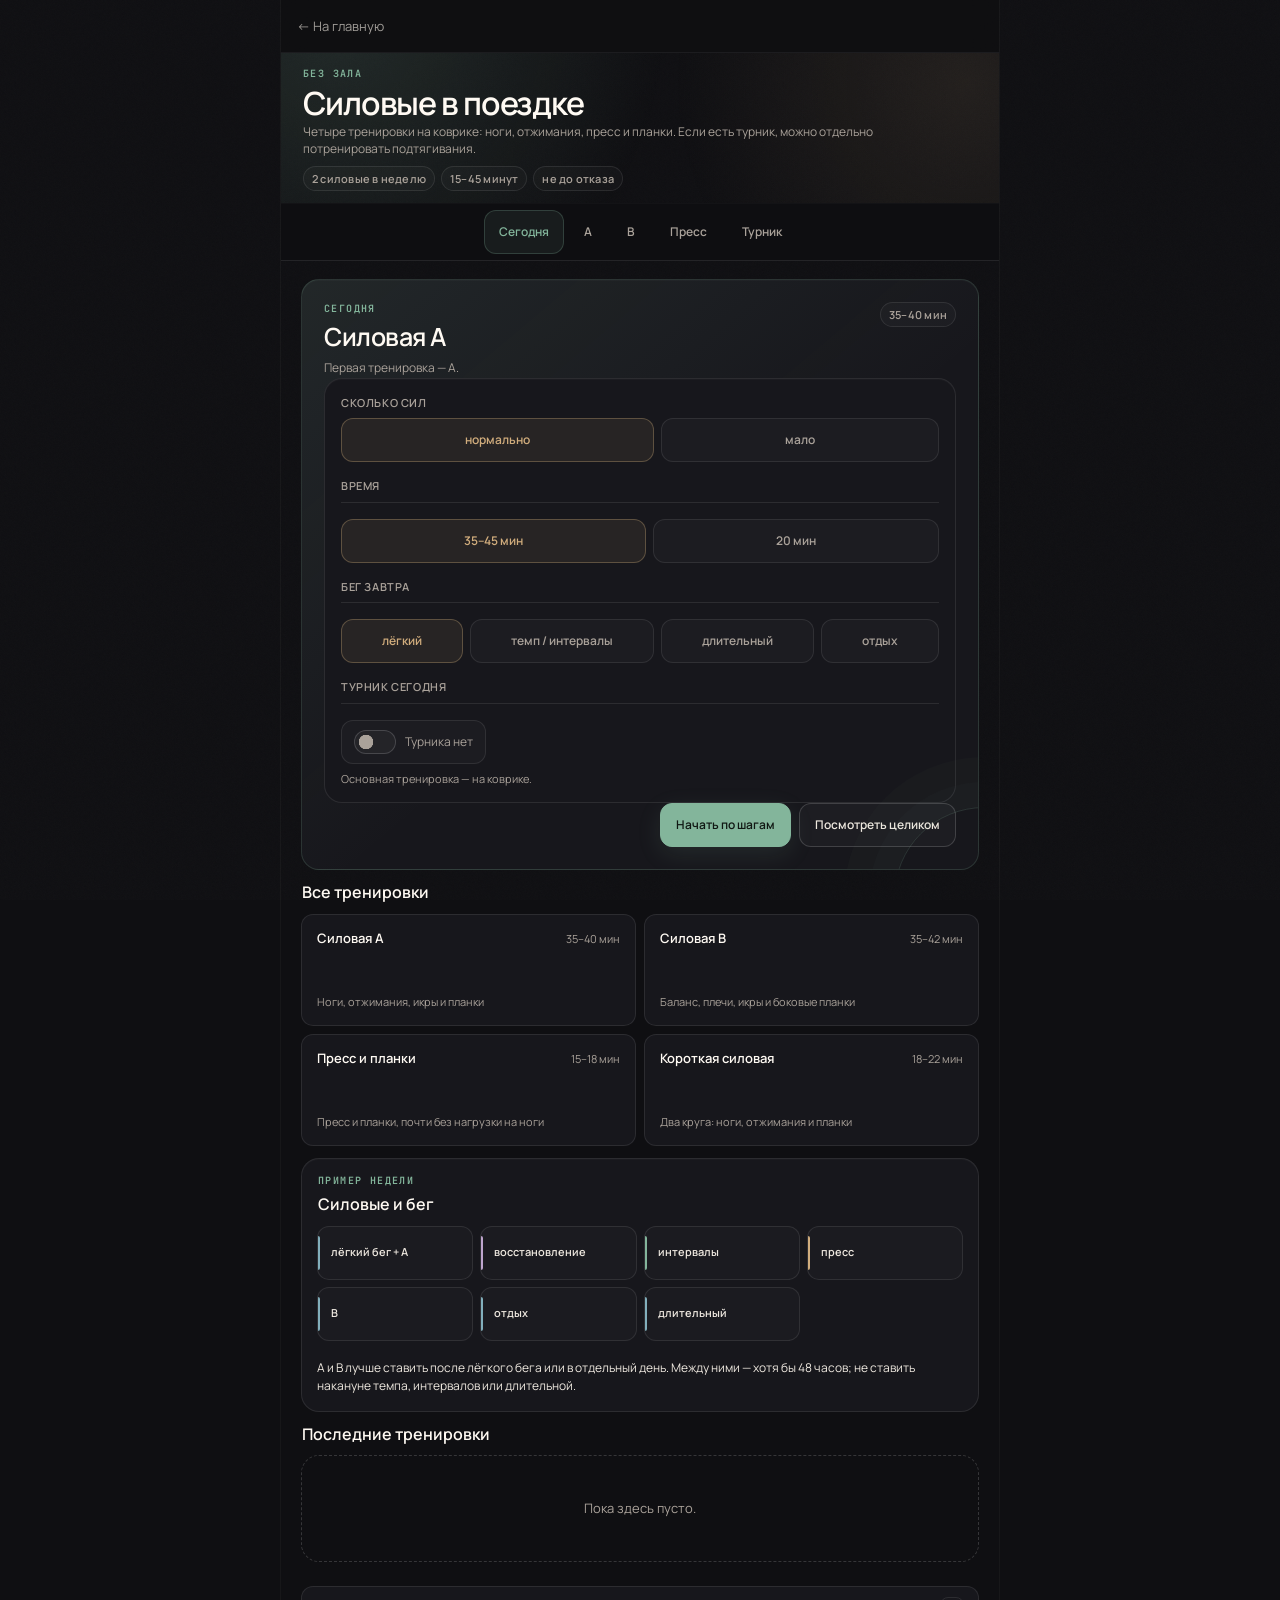
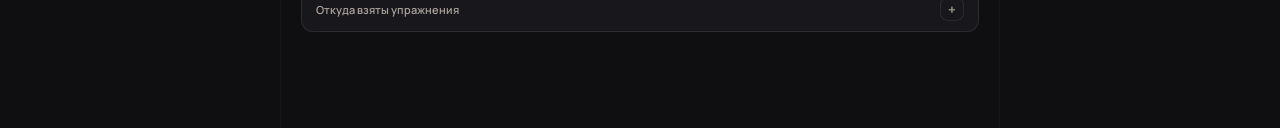
<file: workout.html>
<!DOCTYPE html>
<html lang="ru">
<head>
<meta charset="UTF-8">
<meta name="viewport" content="width=device-width, initial-scale=1.0, viewport-fit=cover">
<meta name="apple-mobile-web-app-capable" content="yes">
<meta name="apple-mobile-web-app-status-bar-style" content="black-translucent">
<meta name="theme-color" content="#0f0f12">
<meta name="description" content="Четыре силовые тренировки на коврике: ноги, отжимания, пресс и планки. Если есть турник, можно отдельно потренировать подтягивания.">
<link rel="icon" href="favicon.svg" type="image/svg+xml">
<title>Силовые в поездке</title>
<link rel="stylesheet" href="style.css">
<link rel="stylesheet" href="workout.css">
</head>
<body class="workout-page">
<a class="wo-skip" href="#workoutMain">К тренировке</a>

<div class="topbar"><a class="topbar-back" href="index.html">←&nbsp;На главную</a></div>

<header class="wo-header">
  <div class="wo-header-row">
    <div>
      <div class="wo-eyebrow">Без зала</div>
      <h1 class="wo-title">Силовые в поездке</h1>
    </div>
  </div>
  <p class="wo-subtitle">Четыре тренировки на коврике: ноги, отжимания, пресс и планки. Если есть турник, можно отдельно потренировать подтягивания.</p>
  <div class="wo-meta" role="group" aria-label="Параметры программы">
    <span class="wo-pill">2 силовые в неделю</span>
    <span class="wo-pill">15–45 минут</span>
    <span class="wo-pill">не до отказа</span>
  </div>
</header>

<nav class="wo-tabs" aria-label="Разделы тренировки">
  <button class="wo-tab" type="button" data-view="today">Сегодня</button>
  <button class="wo-tab" type="button" data-view="a">A</button>
  <button class="wo-tab" type="button" data-view="b">B</button>
  <button class="wo-tab" type="button" data-view="core">Пресс</button>
  <button class="wo-tab" type="button" data-view="bar">Турник</button>
</nav>

<main class="wo-main" id="workoutMain" tabindex="-1">
  <noscript><div class="wo-banner wo-banner-warn">Для этой страницы нужен JavaScript.</div></noscript>
  <div id="workoutApp" aria-live="off"></div>
</main>

<section class="wo-focus" id="workoutFocus" role="dialog" aria-modal="true" hidden aria-labelledby="focusTitle"></section>
<div class="wo-toast" id="workoutToast" aria-hidden="true" hidden></div>
<div class="wo-sr-only" id="workoutAnnouncer" aria-live="polite"></div>

<script src="workout-diagrams.js"></script>
<script src="workout.js"></script>
</body>
</html>
</file>
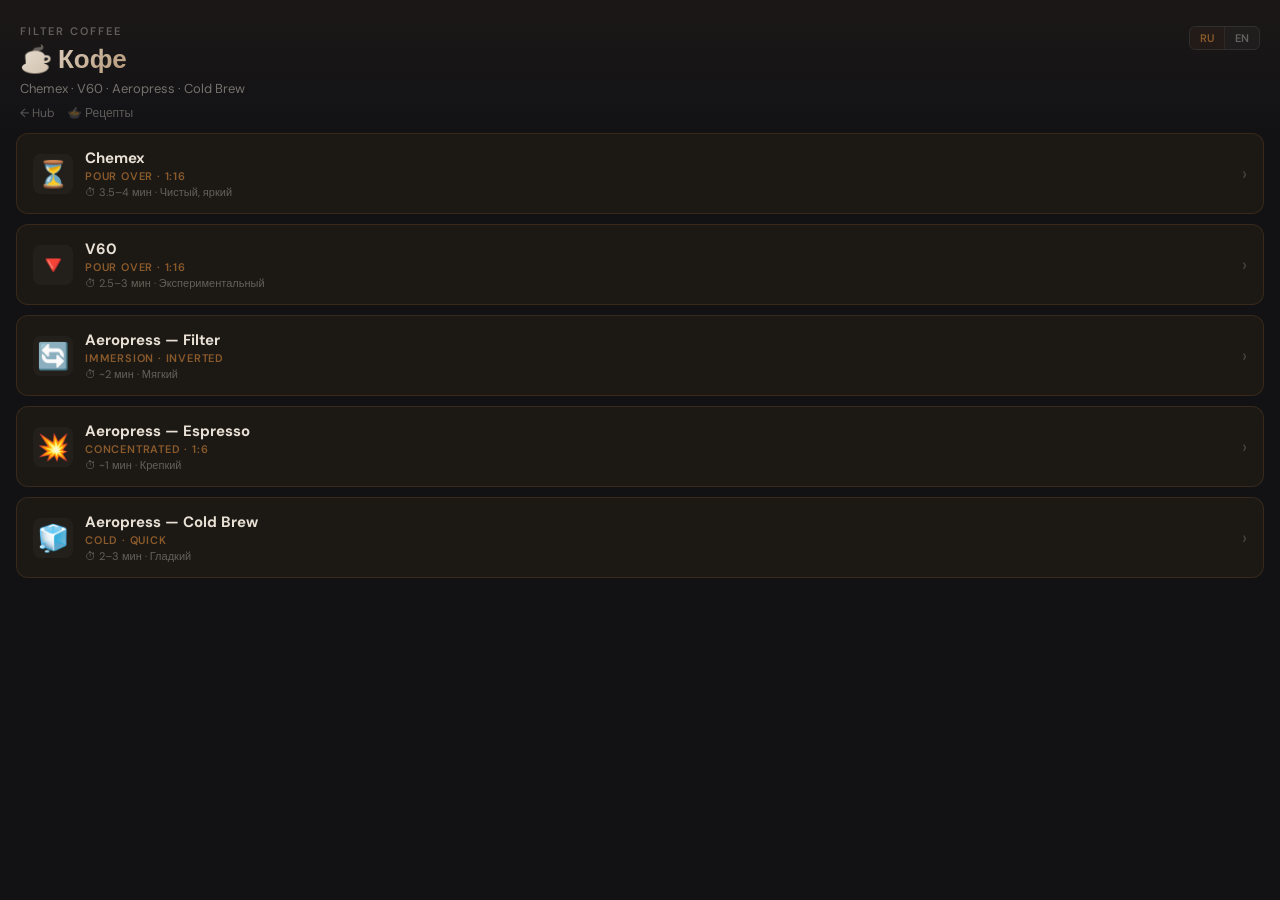
<file: tools/coffee.html>
<!DOCTYPE html>
<html lang="ru">
<head>
<meta charset="UTF-8">
<meta name="viewport" content="width=device-width, initial-scale=1.0, user-scalable=no">
<meta name="apple-mobile-web-app-capable" content="yes">
<meta name="theme-color" content="#121215">
<title>Кофе / Coffee</title>
<link href="https://fonts.googleapis.com/css2?family=DM+Sans:ital,wght@0,400;0,500;0,600;0,700&family=JetBrains+Mono:wght@500;600&display=swap" rel="stylesheet">
<style>
*{margin:0;padding:0;box-sizing:border-box;-webkit-tap-highlight-color:transparent}
:root{--bg:#121215;--text:#e8e0d4;--br:#8B5A2B;--br-dim:rgba(139,90,43,.25);--br-bg:rgba(139,90,43,.08)}
body{background:var(--bg);color:var(--text);font-family:'DM Sans','Helvetica Neue',sans-serif;min-height:100vh;overflow-x:hidden}
.mono{font-family:'JetBrains Mono',monospace}
.header{padding:24px 20px 12px;background:linear-gradient(180deg,rgba(139,90,43,0.08) 0%,transparent 100%)}
.header-top{display:flex;justify-content:space-between;align-items:flex-start}
.header-sub{font-size:11px;text-transform:uppercase;letter-spacing:2px;opacity:.35;font-weight:600;margin-bottom:4px}
.header h1{font-size:26px;font-weight:700;background:linear-gradient(135deg,#e8e0d4,#8B5A2B);-webkit-background-clip:text;-webkit-text-fill-color:transparent;background-clip:text}
.header-desc{font-size:13px;opacity:.45;margin-top:4px}
.header-links{display:flex;gap:12px;margin-top:8px}
.header-link{font-size:12px;opacity:.35;text-decoration:none;color:var(--text)}
.header-link:hover{opacity:.6}
.lang-toggle{display:flex;border-radius:6px;overflow:hidden;border:1px solid rgba(255,255,255,.1);flex-shrink:0;margin-top:2px}
.lang-btn{padding:4px 10px;font-size:11px;font-weight:600;background:rgba(255,255,255,.03);color:rgba(255,255,255,.3);cursor:pointer;border:none;font-family:inherit;transition:all .12s}
.lang-btn.active{background:var(--br-bg);color:var(--br)}
.lang-btn:first-child{border-right:1px solid rgba(255,255,255,.06)}

.methods{padding:0 16px 60px}
.method{border-radius:12px;margin-bottom:10px;border:1px solid var(--br-dim);background:#1c1915;overflow:hidden}
.m-top{display:flex;gap:12px;align-items:center;padding:14px 16px;cursor:pointer}
.m-top:active{opacity:.8}
.m-emoji{font-size:26px;width:40px;height:40px;display:flex;align-items:center;justify-content:center;background:rgba(255,255,255,.03);border-radius:8px;flex-shrink:0}
.m-body{flex:1;min-width:0}
.m-name{font-weight:700;font-size:15px}
.m-style{font-size:11px;color:var(--br);font-weight:600;text-transform:uppercase;letter-spacing:.8px;margin-top:1px}
.m-meta{font-size:11px;opacity:.35;margin-top:2px}
.m-arrow{color:rgba(255,255,255,.2);font-size:18px;flex-shrink:0;transition:transform .2s}
.method.open .m-arrow{transform:rotate(90deg)}
.m-detail{display:none;padding:0 16px 16px}
.method.open .m-detail{display:block}

.dose-row{display:flex;align-items:center;gap:10px;margin-bottom:16px;flex-wrap:wrap}
.dose-label{font-size:13px;opacity:.5}
.dose-input{width:58px;padding:7px 6px;border-radius:8px;border:1.5px solid var(--br-dim);background:rgba(255,255,255,.04);color:var(--text);font-family:'JetBrains Mono',monospace;font-size:15px;font-weight:600;text-align:center}
.dose-input:focus{outline:none;border-color:var(--br)}
.dose-unit{font-size:13px;opacity:.4}
.dose-arrow{font-size:14px;opacity:.35;margin:0 2px}
.dose-water{font-family:'JetBrains Mono',monospace;font-size:16px;font-weight:600;color:var(--br)}
.dose-water-unit{font-size:13px;opacity:.4}

.presets{display:flex;gap:6px;margin-bottom:16px}
.preset{padding:5px 12px;border-radius:6px;border:1px solid rgba(255,255,255,.06);background:rgba(255,255,255,.03);color:rgba(255,255,255,.35);font-size:11px;font-weight:600;cursor:pointer;font-family:'JetBrains Mono',monospace;transition:all .12s}
.preset.active{border-color:var(--br-dim);color:var(--br);background:var(--br-bg)}

.grind-row{display:flex;align-items:center;gap:8px;margin-bottom:12px}
.grind-label{font-size:11px;opacity:.4}
.grind-bar{flex:1;height:6px;border-radius:3px;background:rgba(255,255,255,.06);position:relative;overflow:hidden}
.grind-fill{height:100%;border-radius:3px;background:var(--br);transition:width .3s}
.grind-text{font-size:11px;font-weight:600;color:var(--br);min-width:70px;text-align:right}

.pours{border-radius:10px;background:rgba(255,255,255,.02);border:1px solid rgba(255,255,255,.05);overflow:hidden;margin-bottom:12px}
.pour-header{padding:10px 14px;font-size:10px;font-weight:600;text-transform:uppercase;letter-spacing:1px;color:var(--br);opacity:.7;border-bottom:1px solid rgba(255,255,255,.04)}
.pour{display:flex;align-items:center;gap:10px;padding:10px 14px;border-bottom:1px solid rgba(255,255,255,.03)}
.pour:last-child{border-bottom:none}
.pour-time{font-family:'JetBrains Mono',monospace;font-size:12px;color:rgba(255,255,255,.35);min-width:42px;flex-shrink:0}
.pour-amount{font-family:'JetBrains Mono',monospace;font-weight:600;font-size:14px;color:var(--text);min-width:55px;flex-shrink:0}
.pour-note{font-size:12px;opacity:.5;line-height:1.4}
.pour-total{font-family:'JetBrains Mono',monospace;font-size:12px;color:var(--br);opacity:.6;padding:6px 14px;text-align:right}
.note{font-size:12px;line-height:1.6;font-style:italic;opacity:.45;padding:10px 14px;border-left:2px solid var(--br);border-radius:0 8px 8px 0;background:rgba(139,90,43,.03);margin-top:8px}
</style>
</head>
<body>

<div class="header">
  <div class="header-top">
    <div>
      <div class="header-sub">Filter Coffee</div>
      <h1 id="hTitle">☕ Кофе</h1>
      <div class="header-desc">Chemex · V60 · Aeropress · Cold Brew</div>
      <div class="header-links">
        <a class="header-link" href="../index.html">← Hub</a>
        <a class="header-link" href="recipes.html" id="hRecipes">🍲 Рецепты</a>
      </div>
    </div>
    <div class="lang-toggle">
      <button class="lang-btn" onclick="setLang('ru')">RU</button>
      <button class="lang-btn" onclick="setLang('en')">EN</button>
    </div>
  </div>
</div>
<div class="methods" id="methods"></div>

<script>
let lang=localStorage.getItem('lang')||'ru';
function setLang(l){lang=l;localStorage.setItem('lang',l);render();}
function t(o){if(!o)return'';if(typeof o==='string')return o;return o[lang]||o.ru||o.en||'';}

const UI={
  title:{ru:"☕ Кофе",en:"☕ Coffee"},
  recipes:{ru:"🍲 Рецепты",en:"🍲 Recipes"},
  coffee:{ru:"Кофе",en:"Coffee"},
  recipe:{ru:"Рецепт",en:"Recipe"},
  grind:{ru:"Помол",en:"Grind"},
};

const M=[
  {
    id:"chemex",emoji:"⏳",name:"Chemex",style:"Pour Over · 1:16",
    meta:{ru:"3.5–4 мин · Чистый, яркий",en:"3.5–4 min · Clean, bright"},
    ratio:16,dd:45,presets:[30,36,45],
    grind:65,grindT:{ru:"Средне-крупный",en:"Medium-coarse"},
    temp:"92–96°C",
    calc(d){const w=d*16,b=d*2,r=w-b,p=Math.round(r/3);return{w,pours:[
      {time:"0:00",amt:b,note:{ru:"Bloom — залить, подождать 30 сек",en:"Bloom — pour, wait 30 sec"}},
      {time:"0:30",amt:p,note:{ru:"Первый пролив, по спирали",en:"First pour, spiral"}},
      {time:"1:30",amt:p,note:{ru:"Второй пролив",en:"Second pour"}},
      {time:"2:30",amt:p,note:{ru:"Третий пролив, дождаться стекания",en:"Third pour, let it drain"}}
    ]};},
    notes:{ru:"Фильтр промыть горячей водой (убирает бумажный вкус). Лить медленно, тонкой струёй.",en:"Rinse filter with hot water (removes paper taste). Pour slowly, thin stream."}
  },
  {
    id:"v60",emoji:"🔻",name:"V60",style:"Pour Over · 1:16",
    meta:{ru:"2.5–3 мин · Экспериментальный",en:"2.5–3 min · Experimental"},
    ratio:16,dd:15,presets:[12,15,20],
    grind:50,grindT:{ru:"Средний",en:"Medium"},
    temp:"93°C",
    calc(d){const w=d*16,b=d*2,r=w-b;return{w,pours:[
      {time:"0:00",amt:b,note:{ru:"Bloom — 30–45 сек",en:"Bloom — 30–45 sec"}},
      {time:"0:45",amt:Math.round(r*0.6),note:{ru:"Основной пролив, по спирали",en:"Main pour, spiral"}},
      {time:"1:30",amt:Math.round(r*0.4),note:{ru:"Финальный пролив, по центру",en:"Final pour, center"}}
    ]};},
    notes:{ru:"Пока нет любимого рецепта — экспериментируй! Помол чуть мельче чем Chemex. Swirl после bloom.",en:"No favorite recipe yet — experiment! Grind slightly finer than Chemex. Swirl after bloom."}
  },
  {
    id:"aero-filter",emoji:"🔄",name:"Aeropress — Filter",style:"Immersion · Inverted",
    meta:{ru:"~2 мин · Мягкий",en:"~2 min · Smooth"},
    ratio:16,dd:15,presets:[12,15,18],
    grind:45,grindT:{ru:"Средний",en:"Medium"},
    temp:"85–90°C",
    calc(d){const w=d*16;return{w,pours:[
      {time:"0:00",amt:w,note:{ru:"Залить всю воду сразу",en:"Pour all water at once"}},
      {time:"0:10",amt:null,note:{ru:"Размешать 10 сек",en:"Stir 10 sec"}},
      {time:"1:00",amt:null,note:{ru:"Перевернуть, давить медленно ~30 сек",en:"Flip, press slowly ~30 sec"}}
    ]};},
    notes:{ru:"Inverted method: поршень снизу, аэропресс перевёрнут. Флип на кружку в 1:00.",en:"Inverted method: plunger at bottom, flip onto cup at 1:00."}
  },
  {
    id:"aero-espresso",emoji:"💥",name:"Aeropress — Espresso",style:"Concentrated · 1:6",
    meta:{ru:"~1 мин · Крепкий",en:"~1 min · Strong"},
    ratio:6,dd:18,presets:[15,18,20],
    grind:25,grindT:{ru:"Мелкий",en:"Fine"},
    temp:"90°C",
    calc(d){const w=d*6;return{w,pours:[
      {time:"0:00",amt:w,note:{ru:"Мало воды — залить сразу",en:"Little water — pour at once"}},
      {time:"0:10",amt:null,note:{ru:"Быстро размешать",en:"Quick stir"}},
      {time:"0:20",amt:null,note:{ru:"Давить быстро и сильно ~15 сек",en:"Press fast and hard ~15 sec"}}
    ]};},
    notes:{ru:"Максимальное давление. Разбавить водой = американо, молоком = латте.",en:"Maximum pressure. Dilute with water = americano, milk = latte."}
  },
  {
    id:"aero-cold",emoji:"🧊",name:"Aeropress — Cold Brew",style:"Cold · Quick",
    meta:{ru:"2–3 мин · Гладкий",en:"2–3 min · Smooth"},
    ratio:8,dd:20,presets:[15,20,25],
    grind:25,grindT:{ru:"Мелкий",en:"Fine"},
    temp:{ru:"Холодная / комнатная",en:"Cold / room temp"},
    calc(d){const w=d*8;return{w,pours:[
      {time:"0:00",amt:w,note:{ru:"Холодная/комнатная вода",en:"Cold/room temp water"}},
      {time:"0:15",amt:null,note:{ru:"Размешивать интенсивно 1–2 мин",en:"Stir vigorously 1–2 min"}},
      {time:"2:00",amt:null,note:{ru:"Давить медленно",en:"Press slowly"}}
    ]};},
    notes:{ru:"Cold brew за 3 минуты. Концентрированный — разбавить водой/льдом.",en:"Cold brew in 3 minutes. Concentrated — dilute with water/ice."}
  }
];

let openMethod=null,doses={};
function getDose(m){return doses[m.id]||m.dd;}
function setDose(id,v){const n=parseInt(v);if(n>0&&n<200){doses[id]=n;render();}}
function setPreset(id,v){doses[id]=v;render();}
function toggle(id){openMethod=openMethod===id?null:id;render();
  if(openMethod)setTimeout(()=>document.getElementById('m-'+id)?.scrollIntoView({behavior:'smooth',block:'start'}),50);
}

function render(){
  document.getElementById('hTitle').textContent=t(UI.title);
  document.getElementById('hRecipes').textContent=t(UI.recipes);
  document.querySelectorAll('.lang-btn').forEach(b=>b.classList.toggle('active',b.textContent.toLowerCase()===lang));

  document.getElementById('methods').innerHTML=M.map(m=>{
    const isOpen=openMethod===m.id,dose=getDose(m),data=m.calc(dose);
    let total=0;
    return `<div class="method${isOpen?' open':''}" id="m-${m.id}">
      <div class="m-top" onclick="toggle('${m.id}')">
        <div class="m-emoji">${m.emoji}</div>
        <div class="m-body">
          <div class="m-name">${m.name}</div>
          <div class="m-style">${m.style}</div>
          <div class="m-meta">⏱ ${t(m.meta)}</div>
        </div>
        <div class="m-arrow">›</div>
      </div>
      ${isOpen?`<div class="m-detail">
        <div class="dose-row">
          <span class="dose-label">${t(UI.coffee)}</span>
          <input class="dose-input" type="number" value="${dose}" min="5" max="100"
            oninput="setDose('${m.id}',this.value)" onclick="event.stopPropagation()">
          <span class="dose-unit">${lang==='ru'?'г':'g'}</span>
          <span class="dose-arrow">→</span>
          <span class="dose-water">${data.w}</span>
          <span class="dose-water-unit">${lang==='ru'?'мл воды':'ml water'}</span>
        </div>
        <div class="presets">${m.presets.map(p=>`<button class="preset${dose===p?' active':''}" onclick="setPreset('${m.id}',${p})">${p} ${lang==='ru'?'г':'g'}</button>`).join('')}</div>
        <div class="grind-row">
          <span class="grind-label">${t(UI.grind)}</span>
          <div class="grind-bar"><div class="grind-fill" style="width:${m.grind}%"></div></div>
          <span class="grind-text">${t(m.grindT)}</span>
        </div>
        <div class="pours">
          <div class="pour-header">${t(UI.recipe)} · ${t(m.temp)}</div>
          ${data.pours.map(p=>{if(p.amt)total+=p.amt;return`<div class="pour">
            <span class="pour-time">${p.time}</span>
            ${p.amt?`<span class="pour-amount">${p.amt} ${lang==='ru'?'мл':'ml'}</span>`:`<span class="pour-amount" style="opacity:.2">—</span>`}
            <span class="pour-note">${t(p.note)}</span>
          </div>`;}).join('')}
          ${total?`<div class="pour-total">Σ ${total} ${lang==='ru'?'мл':'ml'}</div>`:''}
        </div>
        <div class="note">${t(m.notes)}</div>
      </div>`:''}
    </div>`;
  }).join('');
}

render();
</script>
</body>
</html>
</file>
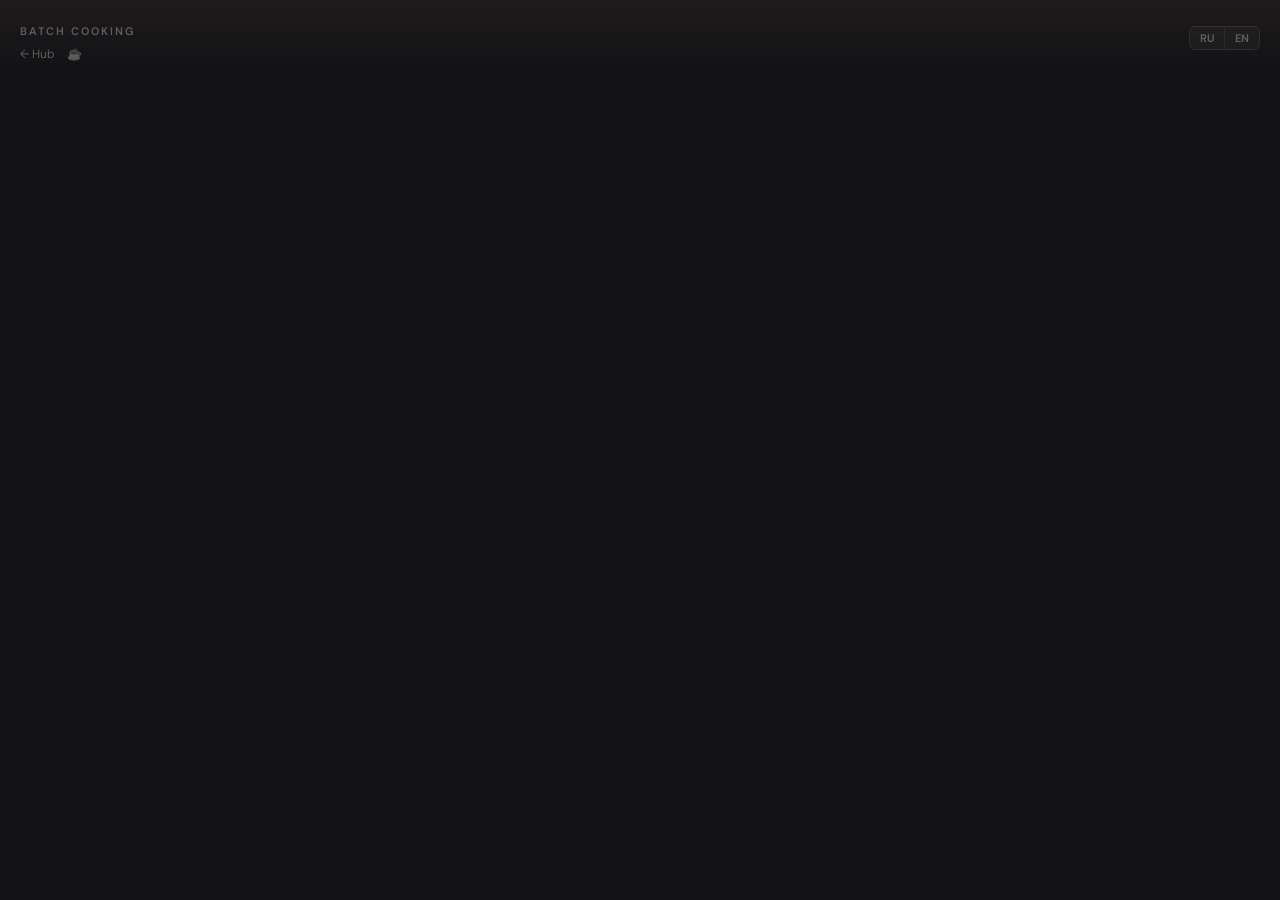
<file: tools/recipes.html>
<!DOCTYPE html>
<html lang="ru">
<head>
<meta charset="UTF-8">
<meta name="viewport" content="width=device-width, initial-scale=1.0, user-scalable=no">
<meta name="apple-mobile-web-app-capable" content="yes">
<meta name="apple-mobile-web-app-status-bar-style" content="black-translucent">
<meta name="theme-color" content="#121215">
<title>Рецепты / Recipes</title>
<link href="https://fonts.googleapis.com/css2?family=DM+Sans:ital,wght@0,400;0,500;0,600;0,700&family=JetBrains+Mono:wght@500;600&display=swap" rel="stylesheet">
<style>
*{margin:0;padding:0;box-sizing:border-box;-webkit-tap-highlight-color:transparent}
:root{--bg:#121215;--card:#1a1a1f;--text:#e8e0d4;--dim:rgba(255,255,255,.4);--soup:#D4A373;--curry:#6B9080;--pasta:#9B72AA;--bowl:#5B8A9A;--comfort:#C4796B;--vegan:#6B9080;--gf:#D4A373;--fast:#5B8A9A;--hprot:#C4796B}
body{background:var(--bg);color:var(--text);font-family:'DM Sans','Helvetica Neue',sans-serif;min-height:100vh;overflow-x:hidden}
.mono{font-family:'JetBrains Mono',monospace}

/* Header */
.header{padding:24px 20px 12px;background:linear-gradient(180deg,rgba(212,163,115,0.06) 0%,transparent 100%)}
.header-top{display:flex;justify-content:space-between;align-items:flex-start}
.header-sub{font-size:11px;text-transform:uppercase;letter-spacing:2px;opacity:.35;font-weight:600;margin-bottom:4px}
.header h1{font-size:26px;font-weight:700;background:linear-gradient(135deg,#e8e0d4,#D4A373);-webkit-background-clip:text;-webkit-text-fill-color:transparent;background-clip:text}
.header-desc{font-size:13px;opacity:.45;margin-top:4px}
.header-links{display:flex;gap:12px;margin-top:8px}
.header-link{font-size:12px;opacity:.35;text-decoration:none;color:var(--text)}
.header-link:hover{opacity:.6}

/* Lang toggle */
.lang-toggle{display:flex;border-radius:6px;overflow:hidden;border:1px solid rgba(255,255,255,.1);flex-shrink:0;margin-top:2px}
.lang-btn{padding:4px 10px;font-size:11px;font-weight:600;background:rgba(255,255,255,.03);color:rgba(255,255,255,.3);cursor:pointer;border:none;font-family:inherit;transition:all .12s}
.lang-btn.active{background:rgba(212,163,115,.1);color:#D4A373}
.lang-btn:first-child{border-right:1px solid rgba(255,255,255,.06)}

/* Filters */
.filters{padding:8px 16px 6px;display:flex;gap:6px;overflow-x:auto;scrollbar-width:none;-webkit-overflow-scrolling:touch}
.filters::-webkit-scrollbar{display:none}
.fbtn{flex-shrink:0;padding:6px 12px;border-radius:8px;border:1.5px solid rgba(255,255,255,.08);background:rgba(255,255,255,.02);color:rgba(255,255,255,.35);font-size:11px;font-weight:600;cursor:pointer;transition:all .15s;font-family:inherit;white-space:nowrap}
.fbtn.active{border-color:var(--c);background:color-mix(in srgb,var(--c) 10%,transparent);color:var(--c)}
.tag-filters{padding:4px 16px 12px;display:flex;gap:6px;flex-wrap:wrap}
.tbtn{padding:4px 10px;border-radius:6px;border:1px solid rgba(255,255,255,.06);background:rgba(255,255,255,.02);color:rgba(255,255,255,.3);font-size:11px;font-weight:500;cursor:pointer;transition:all .15s;font-family:inherit}
.tbtn.on{border-color:var(--c);color:var(--c);background:color-mix(in srgb,var(--c) 8%,transparent)}

/* Cards */
.cards{padding:0 16px 100px}
.card{border-radius:12px;padding:12px 14px;margin-bottom:8px;border:1px solid color-mix(in srgb,var(--c) 25%,transparent);background:color-mix(in srgb,var(--c) 4%,#1a1a1f);cursor:pointer;transition:all .15s}
.card:active{transform:scale(0.99)}
.card-top{display:flex;gap:10px;align-items:center}
.card-emoji{font-size:24px;width:38px;height:38px;display:flex;align-items:center;justify-content:center;background:rgba(255,255,255,.03);border-radius:8px;flex-shrink:0}
.card-body{flex:1;min-width:0}
.card-name{font-weight:700;font-size:14px;line-height:1.3}
.card-sub{font-size:11px;opacity:.4;font-style:italic;margin-top:1px}
.card-row{display:flex;gap:6px;margin-top:5px;flex-wrap:wrap;align-items:center}
.card-meta{font-size:11px;opacity:.4}
.card-tag{font-size:9px;font-weight:600;padding:2px 6px;border-radius:4px;text-transform:uppercase;letter-spacing:.5px}
.tag-vegan{background:rgba(107,144,128,.12);color:var(--vegan)}
.tag-gf{background:rgba(212,163,115,.1);color:var(--gf)}
.tag-fast{background:rgba(91,138,154,.1);color:var(--fast)}
.tag-hprot{background:rgba(196,121,107,.1);color:var(--hprot)}
.card-kbju{display:flex;gap:4px;margin-top:5px}
.kp{font-size:10px;padding:2px 6px;border-radius:4px;background:rgba(255,255,255,.04)}
.kp .mono{font-weight:600}
.kp-k .mono{color:var(--text)}.kp-p .mono{color:var(--vegan)}.kp-f .mono{color:var(--comfort)}.kp-c .mono{color:var(--pasta)}
.card-preview{margin-top:10px;padding-top:10px;border-top:1px solid rgba(255,255,255,.06)}
.card-preview-list{font-size:12px;line-height:1.7;opacity:.55;columns:2;column-gap:12px}
.card-cook{display:inline-flex;align-items:center;gap:4px;margin-top:8px;padding:7px 16px;border-radius:8px;border:1.5px solid color-mix(in srgb,var(--c) 30%,transparent);background:color-mix(in srgb,var(--c) 6%,transparent);color:var(--c);font-size:12px;font-weight:600;cursor:pointer;font-family:inherit;transition:all .15s}
.card-cook:active{transform:scale(0.97)}

/* Cook view */
#browseView{display:block}#cookView{display:none}
body.cooking #browseView{display:none}body.cooking #cookView{display:block}
.cook-back{position:sticky;top:0;z-index:10;padding:12px 16px;background:linear-gradient(180deg,var(--bg) 80%,transparent);display:flex;align-items:center;gap:8px;cursor:pointer}
.cook-back-btn{font-size:13px;color:var(--dim);font-weight:600}
.cook-hero{padding:8px 20px 16px}
.cook-emoji{font-size:36px;margin-bottom:6px}
.cook-title{font-size:22px;font-weight:700;line-height:1.3}
.cook-subtitle{font-size:13px;opacity:.4;font-style:italic;margin-top:2px}
.cook-portions{display:flex;align-items:center;gap:10px;padding:0 20px 14px}
.cook-portions label{font-size:12px;opacity:.4}
.pbtns{display:flex;border-radius:8px;overflow:hidden;border:1px solid rgba(255,255,255,.1)}
.pbtn{padding:8px 16px;font-size:14px;font-weight:600;font-family:'JetBrains Mono',monospace;background:rgba(255,255,255,.03);color:rgba(255,255,255,.3);cursor:pointer;border:none;transition:all .12s}
.pbtn.active{background:color-mix(in srgb,var(--c) 12%,transparent);color:var(--c)}
.pbtn:not(:last-child){border-right:1px solid rgba(255,255,255,.06)}
.cook-kbju{display:flex;gap:6px;padding:0 20px 16px;flex-wrap:wrap}
.ckp{padding:5px 10px;border-radius:6px;background:rgba(255,255,255,.04);font-size:12px;display:flex;gap:4px;align-items:center}
.ckp .lab{font-size:10px;opacity:.4;text-transform:uppercase;letter-spacing:.3px}
.cook-ing{padding:0 20px 16px}
.cook-ing-title{font-size:11px;font-weight:600;text-transform:uppercase;letter-spacing:1px;opacity:.4;margin-bottom:8px}
.cook-ing-list{display:grid;grid-template-columns:1fr 1fr;gap:2px 12px}
.ci{font-size:13px;line-height:1.7;padding-left:14px;position:relative}
.ci::before{content:"·";position:absolute;left:2px;opacity:.3;font-weight:bold}
.ci-a{font-family:'JetBrains Mono',monospace;font-weight:600;font-size:12px}
.cook-steps{padding:0 16px 20px}
.cs{border-radius:12px;padding:16px;margin-bottom:10px;background:rgba(255,255,255,.03);border:1px solid rgba(255,255,255,.06)}
.cs.done{opacity:.5}
.cs-top{display:flex;gap:12px;align-items:flex-start}
.cs-n{width:28px;height:28px;border-radius:50%;display:flex;align-items:center;justify-content:center;font-size:12px;font-weight:700;flex-shrink:0;background:color-mix(in srgb,var(--c) 10%,transparent);color:var(--c)}
.cs-n.dn{background:rgba(107,144,128,.15);color:var(--vegan)}
.cs-t{flex:1;font-size:15px;line-height:1.6}
.cs-t .hi{font-family:'JetBrains Mono',monospace;font-weight:600;font-size:13px;padding:1px 5px;border-radius:4px;background:color-mix(in srgb,var(--c) 8%,transparent);color:var(--c)}
.cs-ck{width:28px;height:28px;border-radius:50%;border:2px solid rgba(255,255,255,.15);background:none;color:rgba(255,255,255,.2);cursor:pointer;display:flex;align-items:center;justify-content:center;font-size:14px;flex-shrink:0;transition:all .15s}
.cs-ck.on{border-color:var(--vegan);background:var(--vegan);color:#1a1a1f}
.cs-tm{display:inline-flex;align-items:center;gap:6px;margin-top:8px;padding:4px 10px;border-radius:6px;background:rgba(255,255,255,.04);cursor:pointer;user-select:none}
.cs-tm:active{background:rgba(255,255,255,.08)}
.cs-td{font-family:'JetBrains Mono',monospace;font-size:13px;font-weight:600;color:var(--c);min-width:36px}
.cs-tl{font-size:11px;opacity:.4}
.cs-tm.run .cs-td{color:#e8e0d4}.cs-tm.fin .cs-td{color:var(--vegan)}
.cook-tips{padding:0 16px 60px}
.cook-tip{font-size:13px;line-height:1.6;font-style:italic;opacity:.5;padding:10px 14px;border-left:2px solid var(--c);border-radius:0 8px 8px 0;background:rgba(255,255,255,.02);margin-bottom:6px}
.nothing{text-align:center;padding:60px 20px;opacity:.25;font-size:14px}
</style>
</head>
<body>

<div id="browseView">
  <div class="header">
    <div class="header-top">
      <div>
        <div class="header-sub">Batch Cooking</div>
        <h1 id="hTitle"></h1>
        <div class="header-desc" id="hDesc"></div>
        <div class="header-links">
          <a class="header-link" href="../index.html">← Hub</a>
          <a class="header-link" href="coffee.html">☕ <span id="hCoffee"></span></a>
        </div>
      </div>
      <div class="lang-toggle">
        <button class="lang-btn" onclick="setLang('ru')">RU</button>
        <button class="lang-btn" onclick="setLang('en')">EN</button>
      </div>
    </div>
  </div>
  <div class="filters" id="catBar"></div>
  <div class="tag-filters" id="tagBar"></div>
  <div class="cards" id="cardList"></div>
</div>

<div id="cookView">
  <div class="cook-back" onclick="exitCook()">
    <span style="font-size:18px;opacity:.4">←</span>
    <span class="cook-back-btn" id="cookBackLabel"></span>
  </div>
  <div id="cookContent"></div>
</div>

<script>
// ======================== I18N ========================
let lang = localStorage.getItem('lang') || 'ru';
function setLang(l){ lang=l; localStorage.setItem('lang',l); document.documentElement.lang=l; fullRender(); }
function t(o){ if(!o) return ''; if(typeof o==='string') return o; return o[lang]||o.ru||o.en||''; }

const UI = {
  title:       {ru:"Рецепты", en:"Recipes"},
  desc:        {ru:"Быстро · Вегетарианский · С белком", en:"Quick · Vegetarian · High protein"},
  coffee:      {ru:"Кофе", en:"Coffee"},
  cook:        {ru:"Готовить →", en:"Cook →"},
  back:        {ru:"Рецепты", en:"Recipes"},
  portions:    {ru:"Порции", en:"Servings"},
  perPortion:  {ru:"на порцию", en:"per serving"},
  ingredients: {ru:"Ингредиенты", en:"Ingredients"},
  tips:        {ru:"💡 Заметки", en:"💡 Notes"},
  noMatch:     {ru:"Нет рецептов с такими фильтрами", en:"No recipes match these filters"},
  start:       {ru:"старт", en:"start"},
  pause:       {ru:"пауза", en:"pause"},
  reset:       {ru:"заново", en:"reset"},
  all:         {ru:"Всё", en:"All"},
  pWord(n){
    if(lang==='en') return n===1?'serving':'servings';
    return n===1?'порция':n<5?'порции':'порций';
  }
};

const CATS=[
  {id:"all",label:{ru:"Всё",en:"All"},color:"#D4A373"},
  {id:"soup",label:{ru:"Супы",en:"Soups"},color:"#D4A373"},
  {id:"curry",label:{ru:"Карри",en:"Curry"},color:"#6B9080"},
  {id:"pasta",label:{ru:"Паста",en:"Pasta"},color:"#9B72AA"},
  {id:"bowl",label:{ru:"Боулы",en:"Bowls"},color:"#5B8A9A"},
  {id:"comfort",label:"Comfort",color:"#C4796B"}
];

const TAGS=[
  {id:"vegan",label:"🌱 Vegan",color:"var(--vegan)"},
  {id:"gf",label:"GF",color:"var(--gf)"},
  {id:"fast",label:{ru:"⏱ <15м",en:"⏱ <15m"},color:"var(--fast)"},
  {id:"hprot",label:{ru:"💪 Белок",en:"💪 Protein"},color:"var(--hprot)"}
];

// ======================== RECIPE DATA ========================
const R=[
{id:"potato-kale-buckwheat",cat:"bowl",emoji:"🥬",
  name:{ru:"Картофельно-кале суп с гречкой",en:"Potato-Kale Buckwheat Soup"},
  sub:{ru:"Caldo verde по-русски",en:"Russian caldo verde"},
  time:{ru:"25 мин",en:"25 min"},bp:4,kbju:[280,10,6,45],tags:["gf"],
  ing:[
    {t:{ru:"Кале",en:"Kale"},a:300,u:{ru:"г",en:"g"}},
    {t:{ru:"Гречка",en:"Buckwheat"},a:135,u:{ru:"г",en:"g"}},
    {t:{ru:"Картошка",en:"Potato"},a:200,u:{ru:"г",en:"g"}},
    {t:{ru:"Лук",en:"Onion"},a:1,u:""},
    {t:{ru:"Чеснок",en:"Garlic"},a:3,u:{ru:"зуб.",en:"cloves"}},
    {t:{ru:"Бульонный кубик",en:"Stock cube"},a:1.5,u:""},
    {t:{ru:"Вода",en:"Water"},a:1400,u:{ru:"мл",en:"ml"}},
    {t:{ru:"Масло",en:"Oil"},a:1,u:{ru:"ст.л.",en:"tbsp"}},
    {t:{ru:"Яйца",en:"Eggs"},a:2,u:"",pp:1}
  ],
  steps:[
    {s:{ru:"Лук + чеснок на масле 3 мин",en:"Onion + garlic in oil 3 min"}},
    {s:{ru:"Картошку мелким кубиком + {6} воды + кубик → варить 10 мин",en:"Potato diced small + {6} water + cube → cook 10 min"},tm:600},
    {s:{ru:"Засыпать {1} гречки, ещё 10 мин",en:"Add {1} buckwheat, 10 more min"},tm:600},
    {s:{ru:"{0} кале порванную — последние 5 мин",en:"{0} kale torn — last 5 min"},tm:300},
    {s:{ru:"Перец, зелень. Яйцо отдельно",en:"Pepper, herbs. Egg separately"}}
  ],
  tips:[
    {ru:"Картошка разварится и загустит — не пюре, но приятно",en:"Potato will partly dissolve and thicken — not purée, but nice"},
    {ru:"Гречка впитает ~300 мл — не жалей воды",en:"Buckwheat absorbs ~300 ml — don't skimp on water"},
    {ru:"Яйцо: stracciatella в суп или варёное половинками",en:"Egg: stracciatella style in soup or halved boiled egg"}
  ]
},
{id:"tomato-kale-beans",cat:"soup",emoji:"🍅",
  name:{ru:"Томатный суп с кале и фасолью",en:"Tomato Kale & White Bean Soup"},
  sub:{ru:"Не пюрировать!",en:"Don't blend!"},
  time:{ru:"25 мин",en:"25 min"},bp:4,kbju:[220,12,4,32],tags:["vegan","gf"],
  ing:[
    {t:{ru:"Томаты в банке",en:"Canned tomatoes"},a:400,u:{ru:"г",en:"g"}},
    {t:{ru:"Белая фасоль",en:"White beans"},a:400,u:{ru:"г",en:"g"}},
    {t:{ru:"Кале",en:"Kale"},a:175,u:{ru:"г",en:"g"}},
    {t:{ru:"Лук",en:"Onion"},a:1,u:""},{t:{ru:"Чеснок",en:"Garlic"},a:3,u:{ru:"зуб.",en:"cloves"}},
    {t:{ru:"Бульонный кубик",en:"Stock cube"},a:1,u:""},
    {t:{ru:"Вода",en:"Water"},a:550,u:{ru:"мл",en:"ml"}},
    {t:{ru:"Масло",en:"Oil"},a:1,u:{ru:"ст.л.",en:"tbsp"}},
    {t:{ru:"Копчёная паприка",en:"Smoked paprika"},a:1,u:{ru:"ч.л.",en:"tsp"}},
    {t:{ru:"Кумин",en:"Cumin"},a:0.5,u:{ru:"ч.л.",en:"tsp"}}
  ],
  steps:[
    {s:{ru:"Лук + чеснок на {7} масла 3 мин",en:"Onion + garlic in {7} oil 3 min"}},
    {s:{ru:"{8} паприки, {9} кумина — 30 сек помешать",en:"{8} paprika, {9} cumin — stir 30 sec"}},
    {s:{ru:"{0} томатов целиком + {6} воды + кубик → 10 мин",en:"{0} tomatoes (all liquid!) + {6} water + cube → 10 min"},tm:600},
    {s:{ru:"{1} фасоли (слить, промыть) — в суп",en:"{1} beans (drained, rinsed) — into soup"}},
    {s:{ru:"{2} кале — последние 5 мин",en:"{2} kale — last 5 min"},tm:300},
    {s:{ru:"Соль, перец, можно лимон",en:"Salt, pepper, squeeze of lemon"}}
  ],
  tips:[
    {ru:"НЕ пюрировать! Фасоль целая, кале кусочками",en:"Do NOT blend! Beans whole, kale in pieces"},
    {ru:"Копчёная паприка тут главная",en:"Smoked paprika is the star here"},
    {ru:"Тёртый сыр сверху + хлеб = полноценный обед",en:"Grated cheese on top + bread = full meal"}
  ]
},
{id:"carrot-ginger-lentil",cat:"soup",emoji:"🥕",
  name:{ru:"Морковь-имбирь-чечевица",en:"Carrot-Ginger-Lentil"},
  sub:{ru:"Пюре «восстановление»",en:"Recovery purée"},
  time:{ru:"20 мин",en:"20 min"},bp:4,kbju:[230,13,3,38],tags:["vegan","gf"],
  ing:[
    {t:{ru:"Морковь",en:"Carrots"},a:500,u:{ru:"г",en:"g"}},
    {t:{ru:"Лук",en:"Onion"},a:1,u:""},{t:{ru:"Чеснок",en:"Garlic"},a:2,u:{ru:"зуб.",en:"cloves"}},
    {t:{ru:"Красная чечевица",en:"Red lentils"},a:135,u:{ru:"г",en:"g"}},
    {t:{ru:"Имбирь",en:"Ginger"},a:1.5,u:{ru:"ч.л.",en:"tsp"}},
    {t:{ru:"Куркума",en:"Turmeric"},a:1,u:{ru:"ч.л.",en:"tsp"}},
    {t:{ru:"Кумин",en:"Cumin"},a:1,u:{ru:"ч.л.",en:"tsp"}},
    {t:{ru:"Вода",en:"Water"},a:1100,u:{ru:"мл",en:"ml"}},
    {t:{ru:"Лимон",en:"Lemon"},a:0.5,u:""}
  ],
  steps:[
    {s:{ru:"Лук + чеснок 2–3 мин на масле",en:"Onion + garlic 2–3 min in oil"}},
    {s:{ru:"{0} моркови + специи + {3} чечевицы + {7} воды",en:"{0} carrots + spices + {3} lentils + {7} water"}},
    {s:{ru:"Варить 12–15 мин → блендер",en:"Cook 12–15 min → blend"},tm:780},
    {s:{ru:"Лимон в конце",en:"Lemon at the end"}}
  ],
  tips:[{ru:"Скир сверху + тыквенные семечки = белок-апгрейд",en:"Skyr on top + pumpkin seeds = protein upgrade"}]
},
{id:"broccoli-spinach",cat:"soup",emoji:"🥦",
  name:{ru:"Брокколи-шпинат-йогурт",en:"Broccoli-Spinach-Yogurt"},
  sub:{ru:"Объём без калорий",en:"Volume without calories"},
  time:{ru:"15 мин",en:"15 min"},bp:4,kbju:[140,12,3,16],tags:["gf","fast"],
  ing:[
    {t:{ru:"Брокколи",en:"Broccoli"},a:450,u:{ru:"г",en:"g"}},
    {t:{ru:"Шпинат",en:"Spinach"},a:80,u:{ru:"г",en:"g"}},
    {t:{ru:"Лук",en:"Onion"},a:1,u:""},
    {t:{ru:"Вода",en:"Water"},a:900,u:{ru:"мл",en:"ml"}},
    {t:{ru:"Мускатный орех",en:"Nutmeg"},a:1,u:{ru:"щеп.",en:"pinch"}},
    {t:{ru:"Йогурт/скир",en:"Yogurt/skyr"},a:175,u:{ru:"г",en:"g"}}
  ],
  steps:[
    {s:{ru:"Отвари {0} брокколи с луком 10–12 мин",en:"Boil {0} broccoli with onion 10–12 min"},tm:660},
    {s:{ru:"{1} шпината на 1–2 мин",en:"{1} spinach for 1–2 min"}},
    {s:{ru:"Блендер → вмешай {5} йогурта (не кипяти!)",en:"Blend → stir in {5} yogurt (don't boil!)"}}
  ],
  tips:[{ru:"Очень сытно из-за объёма, калорий мало",en:"Very filling due to volume, low calories"}]
},
{id:"cauliflower-curry-soup",cat:"soup",emoji:"🍛",
  name:{ru:"Цветная капуста-карри",en:"Cauliflower Curry Soup"},
  sub:{ru:"Без кокоса, но вкус есть",en:"No coconut, but tastes like it"},
  time:{ru:"20 мин",en:"20 min"},bp:4,kbju:[180,7,4,28],tags:["vegan","gf"],
  ing:[
    {t:{ru:"Цветная капуста",en:"Cauliflower"},a:600,u:{ru:"г",en:"g"}},
    {t:{ru:"Лук",en:"Onion"},a:1,u:""},{t:{ru:"Чеснок",en:"Garlic"},a:2,u:{ru:"зуб.",en:"cloves"}},
    {t:{ru:"Карри-порошок",en:"Curry powder"},a:1.5,u:{ru:"ч.л.",en:"tsp"}},
    {t:{ru:"Копчёная паприка",en:"Smoked paprika"},a:1,u:{ru:"ч.л.",en:"tsp"}},
    {t:{ru:"Картофелина",en:"Potato"},a:1,u:""},{t:{ru:"Вода",en:"Water"},a:1000,u:{ru:"мл",en:"ml"}}
  ],
  steps:[
    {s:{ru:"Лук + чеснок 2–3 мин, {3} карри + {4} паприки 30 сек",en:"Onion + garlic 2–3 min, {3} curry + {4} paprika 30 sec"}},
    {s:{ru:"{0} капусты + картошка + {6} воды → 12–15 мин",en:"{0} cauliflower + potato + {6} water → 12–15 min"},tm:780},
    {s:{ru:"Блендер, соль/перец",en:"Blend, salt/pepper"}}
  ],
  tips:[{ru:"Белок: нут из банки прямо в тарелку",en:"Protein: canned chickpeas straight into the bowl"}]
},
{id:"tomato-paprika-beans",cat:"soup",emoji:"🫘",
  name:{ru:"Томат-паприка-фасоль",en:"Tomato-Paprika-Bean"},
  sub:{ru:"Сытость",en:"Filling & cheap"},
  time:{ru:"15 мин",en:"15 min"},bp:4,kbju:[195,11,2,32],tags:["vegan","gf","fast"],
  ing:[
    {t:{ru:"Томаты в банке",en:"Canned tomatoes"},a:400,u:{ru:"г",en:"g"}},
    {t:{ru:"Белая фасоль",en:"White beans"},a:240,u:{ru:"г",en:"g"}},
    {t:{ru:"Лук",en:"Onion"},a:1,u:""},{t:{ru:"Чеснок",en:"Garlic"},a:2,u:{ru:"зуб.",en:"cloves"}},
    {t:{ru:"Копчёная паприка",en:"Smoked paprika"},a:1.5,u:{ru:"ч.л.",en:"tsp"}},
    {t:{ru:"Орегано",en:"Oregano"},a:1,u:{ru:"ч.л.",en:"tsp"}},
    {t:{ru:"Вода",en:"Water"},a:500,u:{ru:"мл",en:"ml"}}
  ],
  steps:[
    {s:{ru:"Лук + чеснок, {4} паприки 30 сек",en:"Onion + garlic, {4} paprika 30 sec"}},
    {s:{ru:"{0} томатов + {6} воды → 10 мин",en:"{0} tomatoes + {6} water → 10 min"},tm:600},
    {s:{ru:"{1} фасоли → блендер (часть целой)",en:"{1} beans → blend (keep some whole)"}}
  ],
  tips:[]
},
{id:"beet-cumin",cat:"soup",emoji:"🟣",
  name:{ru:"Свёкла-тмин-йогурт",en:"Beet-Cumin-Yogurt"},
  sub:{ru:"Железо и бодрость",en:"Iron boost"},
  time:{ru:"15 мин",en:"15 min"},bp:4,kbju:[120,5,1,22],tags:["gf","fast"],
  ing:[
    {t:{ru:"Готовая свёкла",en:"Cooked beets (vacuum)"},a:450,u:{ru:"г",en:"g"}},
    {t:{ru:"Лук",en:"Onion"},a:1,u:""},{t:{ru:"Чеснок",en:"Garlic"},a:2,u:{ru:"зуб.",en:"cloves"}},
    {t:{ru:"Тмин/кумин",en:"Cumin"},a:1,u:{ru:"ч.л.",en:"tsp"}},
    {t:{ru:"Вода",en:"Water"},a:800,u:{ru:"мл",en:"ml"}},
    {t:{ru:"Лимон",en:"Lemon"},a:1,u:{ru:"ст.л.",en:"tbsp"}},
    {t:{ru:"Скир",en:"Skyr"},a:50,u:{ru:"г",en:"g"},pp:1}
  ],
  steps:[
    {s:{ru:"Лук + чеснок 3 мин, {3} тмина",en:"Onion + garlic 3 min, {3} cumin"}},
    {s:{ru:"{0} свёклы + {4} воды → 8–10 мин",en:"{0} beets + {4} water → 8–10 min"},tm:540},
    {s:{ru:"Блендер, {5} лимона в конце",en:"Blend, {5} lemon at the end"}}
  ],
  tips:[{ru:"Идеально после месячных — железо + лимон для усвоения",en:"Great for iron replenishment — lemon aids absorption"}]
},
// ---- CURRY ----
{id:"chickpea-spinach-tomato",cat:"curry",emoji:"🫛",
  name:{ru:"Нут-шпинат-томаты",en:"Chickpea-Spinach-Tomato"},
  sub:{ru:"Быстрый спорт-карри",en:"Quick sport curry"},
  time:{ru:"15 мин",en:"15 min"},bp:4,kbju:[250,14,5,35],tags:["vegan","gf","fast"],
  ing:[
    {t:{ru:"Нут",en:"Chickpeas"},a:400,u:{ru:"г",en:"g"}},
    {t:{ru:"Томаты в банке",en:"Canned tomatoes"},a:400,u:{ru:"г",en:"g"}},
    {t:{ru:"Шпинат",en:"Spinach"},a:200,u:{ru:"г",en:"g"}},
    {t:{ru:"Лук",en:"Onion"},a:1,u:""},{t:{ru:"Чеснок",en:"Garlic"},a:3,u:{ru:"зуб.",en:"cloves"}},
    {t:{ru:"Гарам масала",en:"Garam masala"},a:1.5,u:{ru:"ч.л.",en:"tsp"}},
    {t:{ru:"Кумин",en:"Cumin"},a:1,u:{ru:"ч.л.",en:"tsp"}}
  ],
  steps:[
    {s:{ru:"Лук + чеснок 3 мин, {5} гарам масала + {6} кумина",en:"Onion + garlic 3 min, {5} garam masala + {6} cumin"}},
    {s:{ru:"{1} томатов → 8–10 мин",en:"{1} tomatoes → 8–10 min"},tm:540},
    {s:{ru:"{0} нута + {2} шпината → 3–4 мин",en:"{0} chickpeas + {2} spinach → 3–4 min"}},
    {s:{ru:"Соль, лимон",en:"Salt, lemon"}}
  ],
  tips:[{ru:"На рис/булгур или «рис» из цветной капусты",en:"Serve over rice/bulgur or cauliflower 'rice'"}]
},
{id:"red-lentil-dal",cat:"curry",emoji:"🍲",
  name:{ru:"Дал из красной чечевицы",en:"Red Lentil Dal"},
  sub:{ru:"Ультра-эффективно",en:"Ultra efficient"},
  time:{ru:"20 мин",en:"20 min"},bp:4,kbju:[260,16,2,42],tags:["vegan","gf"],
  ing:[
    {t:{ru:"Красная чечевица",en:"Red lentils"},a:200,u:{ru:"г",en:"g"}},
    {t:{ru:"Лук",en:"Onion"},a:1,u:""},{t:{ru:"Чеснок",en:"Garlic"},a:3,u:{ru:"зуб.",en:"cloves"}},
    {t:{ru:"Имбирь",en:"Ginger"},a:1,u:{ru:"ч.л.",en:"tsp"}},
    {t:{ru:"Куркума",en:"Turmeric"},a:1,u:{ru:"ч.л.",en:"tsp"}},
    {t:{ru:"Кумин",en:"Cumin"},a:1,u:{ru:"ч.л.",en:"tsp"}},
    {t:{ru:"Карри",en:"Curry"},a:1,u:{ru:"ч.л.",en:"tsp"}},
    {t:{ru:"Томатная паста",en:"Tomato paste"},a:1,u:{ru:"ст.л.",en:"tbsp"}},
    {t:{ru:"Вода",en:"Water"},a:1000,u:{ru:"мл",en:"ml"}}
  ],
  steps:[
    {s:{ru:"Лук + чеснок + {3} имбиря 3 мин, специи",en:"Onion + garlic + {3} ginger 3 min, spices"}},
    {s:{ru:"{0} чечевицы + {8} воды + {7} том. пасты → 12–15 мин",en:"{0} lentils + {8} water + {7} tomato paste → 12–15 min"},tm:780},
    {s:{ru:"Соль + лимон",en:"Salt + lemon"}}
  ],
  tips:[{ru:"Добавь йогурт/тофу для экстра-белка",en:"Add yogurt/tofu for extra protein"}]
},
{id:"tofu-veg-thai",cat:"curry",emoji:"🥡",
  name:{ru:"Тофу-овощи «почти тай»",en:"Tofu-Veg 'Almost Thai'"},
  sub:{ru:"Без дорогих паст",en:"No fancy pastes"},
  time:{ru:"20 мин",en:"20 min"},bp:3,kbju:[290,19,12,25],tags:["vegan","gf"],
  ing:[
    {t:{ru:"Тофу",en:"Tofu"},a:275,u:{ru:"г",en:"g"}},
    {t:{ru:"Овощная смесь",en:"Frozen veg mix"},a:450,u:{ru:"г",en:"g"}},
    {t:{ru:"Соевый соус",en:"Soy sauce"},a:1.5,u:{ru:"ст.л.",en:"tbsp"}},
    {t:{ru:"Лайм/лимон",en:"Lime/lemon"},a:0.5,u:""},
    {t:{ru:"Карри-порошок",en:"Curry powder"},a:1,u:{ru:"ч.л.",en:"tsp"}},
    {t:{ru:"Чеснок",en:"Garlic"},a:2,u:{ru:"зуб.",en:"cloves"}},
    {t:{ru:"Имбирь",en:"Ginger"},a:1,u:{ru:"ч.л.",en:"tsp"}}
  ],
  steps:[
    {s:{ru:"{0} тофу кубиками → обжарь 5–7 мин",en:"{0} tofu cubed → fry 5–7 min"},tm:360},
    {s:{ru:"{1} овощей + специи",en:"{1} veg mix + spices"}},
    {s:{ru:"{2} соевого + вода + лимон → 3–5 мин",en:"{2} soy sauce + water + lemon → 3–5 min"}}
  ],
  tips:[]
},
// ---- PASTA ----
{id:"lentil-bolognese",cat:"pasta",emoji:"🍝",
  name:{ru:"«Болоньезе» из чечевицы",en:"Lentil 'Bolognese'"},
  sub:{ru:"Вкусно, белок есть",en:"Tasty, good protein"},
  time:{ru:"20 мин",en:"20 min"},bp:2,kbju:[480,24,4,82],tags:["vegan","hprot"],
  ing:[
    {t:{ru:"Паста цельнозерновая",en:"Whole wheat pasta"},a:140,u:{ru:"г",en:"g"}},
    {t:{ru:"Красная чечевица",en:"Red lentils"},a:135,u:{ru:"г",en:"g"}},
    {t:{ru:"Томаты в банке",en:"Canned tomatoes"},a:400,u:{ru:"г",en:"g"}},
    {t:{ru:"Лук",en:"Onion"},a:1,u:""},{t:{ru:"Чеснок",en:"Garlic"},a:2,u:{ru:"зуб.",en:"cloves"}},
    {t:{ru:"Орегано",en:"Oregano"},a:1,u:{ru:"ч.л.",en:"tsp"}},
    {t:{ru:"Паприка",en:"Paprika"},a:1,u:{ru:"ч.л.",en:"tsp"}}
  ],
  steps:[
    {s:{ru:"{0} пасты — вари",en:"{0} pasta — boil"}},
    {s:{ru:"Лук + чеснок → {2} томатов + специи + {1} чечевицы + вода → 12–15 мин",en:"Onion + garlic → {2} tomatoes + spices + {1} lentils + water → 12–15 min"},tm:780},
    {s:{ru:"Смешай с пастой",en:"Mix with pasta"}}
  ],
  tips:[{ru:"1–2 ст.л. тёртого сыра сверху",en:"1–2 tbsp grated cheese on top"}]
},
{id:"pasta-chickpea-lemon",cat:"pasta",emoji:"🍋",
  name:{ru:"Паста-нут-лимон-чеснок",en:"Pasta-Chickpea-Lemon-Garlic"},
  sub:{ru:"Когда лень победила",en:"When lazy wins"},
  time:{ru:"15 мин",en:"15 min"},bp:2,kbju:[440,18,8,72],tags:["vegan","fast"],
  ing:[
    {t:{ru:"Паста",en:"Pasta"},a:140,u:{ru:"г",en:"g"}},
    {t:{ru:"Нут",en:"Chickpeas"},a:400,u:{ru:"г",en:"g"}},
    {t:{ru:"Чеснок",en:"Garlic"},a:3,u:{ru:"зуб.",en:"cloves"}},
    {t:{ru:"Лимон",en:"Lemon"},a:1,u:""},
    {t:{ru:"Масло",en:"Oil"},a:1,u:{ru:"ч.л.",en:"tsp"}},
    {t:{ru:"Петрушка/руккола",en:"Parsley/arugula"},a:1,u:{ru:"горсть",en:"handful"}}
  ],
  steps:[
    {s:{ru:"{0} пасты варится",en:"{0} pasta boiling"}},
    {s:{ru:"Чеснок 30 сек → {1} нута 3–4 мин",en:"Garlic 30 sec → {1} chickpeas 3–4 min"}},
    {s:{ru:"Пасту + воды от пасты + лимон + зелень",en:"Pasta + pasta water + lemon + herbs"}}
  ],
  tips:[]
},
{id:"green-pea-pasta",cat:"pasta",emoji:"🟢",
  name:{ru:"«Зелёная» паста с горошком",en:"Green Pea Pasta"},
  sub:{ru:"Пюре-соус без сливок",en:"Cream-free purée sauce"},
  time:{ru:"15 мин",en:"15 min"},bp:2,kbju:[420,22,5,68],tags:["fast","hprot"],
  ing:[
    {t:{ru:"Паста",en:"Pasta"},a:140,u:{ru:"г",en:"g"}},
    {t:{ru:"Зелёный горошек",en:"Green peas (frozen)"},a:275,u:{ru:"г",en:"g"}},
    {t:{ru:"Шпинат",en:"Spinach"},a:60,u:{ru:"г",en:"g"}},
    {t:{ru:"Йогурт/скир",en:"Yogurt/skyr"},a:150,u:{ru:"г",en:"g"}},
    {t:{ru:"Чеснок",en:"Garlic"},a:2,u:{ru:"зуб.",en:"cloves"}},
    {t:{ru:"Лимон",en:"Lemon"},a:0.5,u:""}
  ],
  steps:[
    {s:{ru:"{1} горошка 3–4 мин в кипятке",en:"{1} peas 3–4 min in boiling water"}},
    {s:{ru:"Блендер: горошек + {2} шпината + {3} йогурта + чеснок + лимон",en:"Blend: peas + {2} spinach + {3} yogurt + garlic + lemon"}},
    {s:{ru:"Смешай с {0} пасты + воды от пасты",en:"Mix with {0} pasta + pasta water"}}
  ],
  tips:[{ru:"Можно добавить тофу кубиками",en:"Can add cubed tofu"}]
},
// ---- BOWL ----
{id:"kale-buckwheat-ragout",cat:"bowl",emoji:"🫕",
  name:{ru:"Рагу: гречка + кале + фасоль",en:"Buckwheat-Kale-Bean Ragout"},
  sub:{ru:"С вялеными томатами",en:"With sun-dried tomatoes"},
  time:{ru:"20 мин",en:"20 min"},bp:3,kbju:[340,14,8,50],tags:["gf"],
  ing:[
    {t:{ru:"Гречка",en:"Buckwheat"},a:150,u:{ru:"г",en:"g"}},
    {t:{ru:"Кале",en:"Kale"},a:200,u:{ru:"г",en:"g"}},
    {t:{ru:"Белая фасоль",en:"White beans"},a:125,u:{ru:"г",en:"g"}},
    {t:{ru:"Вяленые томаты",en:"Sun-dried tomatoes"},a:6,u:{ru:"шт",en:"pcs"}},
    {t:{ru:"Масло из-под томатов",en:"Oil from tomato jar"},a:1,u:{ru:"ст.л.",en:"tbsp"}},
    {t:{ru:"Лук",en:"Onion"},a:1,u:""},{t:{ru:"Чеснок",en:"Garlic"},a:3,u:{ru:"зуб.",en:"cloves"}},
    {t:{ru:"Лимон",en:"Lemon"},a:0.5,u:""},
    {t:{ru:"Яйцо",en:"Egg"},a:1,u:"",pp:1}
  ],
  steps:[
    {s:{ru:"{0} гречки + 300 мл воды → 15 мин",en:"{0} buckwheat + 300 ml water → 15 min"},tm:900},
    {s:{ru:"{4} масла → лук 3 мин",en:"{4} oil → onion 3 min"}},
    {s:{ru:"Чеснок + {3} вяленых томатов полосками — 1 мин",en:"Garlic + {3} sun-dried tomatoes sliced — 1 min"}},
    {s:{ru:"{2} фасоли — 2 мин",en:"{2} beans — 2 min"}},
    {s:{ru:"{1} кале — 5 мин, мешая",en:"{1} kale — 5 min, stirring"},tm:300},
    {s:{ru:"Гречку туда. Соль, перец, лимон. Яйцо сверху",en:"Add buckwheat. Salt, pepper, lemon. Egg on top"}}
  ],
  tips:[
    {ru:"Масло из-под вяленых томатов заменяет обычное",en:"Oil from sun-dried tomatoes replaces regular oil"},
    {ru:"Вяленые томаты = специя: немного, но дают умами",en:"Sun-dried tomatoes = spice: small amount, big umami"}
  ]
},
// ---- COMFORT ----
{id:"rosti-egg",cat:"comfort",emoji:"🥔",
  name:{ru:"Рёсти с яйцом",en:"Rösti with Egg"},
  sub:{ru:"Воскресенье восстановления",en:"Recovery Sunday"},
  time:{ru:"25 мин",en:"25 min"},bp:1,kbju:[520,18,28,48],tags:["gf"],
  ing:[
    {t:{ru:"Картошка",en:"Potatoes"},a:300,u:{ru:"г",en:"g"}},
    {t:{ru:"Яйца",en:"Eggs"},a:2,u:""},
    {t:{ru:"Масло",en:"Oil/butter"},a:2,u:{ru:"ст.л.",en:"tbsp"}}
  ],
  steps:[
    {s:{ru:"{0} картошки натри крупно, отожми, посоли",en:"Grate {0} potato coarsely, squeeze dry, salt"}},
    {s:{ru:"{2} масла на сковороду. Картошку ровным слоем, прижми",en:"{2} oil in pan. Spread potato flat, press down"}},
    {s:{ru:"7 мин — не трогай. Лежи",en:"7 min — don't touch. Lie down"},tm:420},
    {s:{ru:"Переверни. Ещё масла",en:"Flip (plate method). More oil"}},
    {s:{ru:"7 мин — не трогай",en:"7 min — don't touch"},tm:420},
    {s:{ru:"{1} яйца рядом последние 2 мин",en:"{1} eggs alongside, last 2 min"}},
    {s:{ru:"На тарелку. Соль на желток",en:"Plate. Salt on yolk"}}
  ],
  tips:[
    {ru:"Lvl 1: Лук тёртый + чеснок + копчёная паприка в тесто",en:"Lvl 1: Grated onion + garlic + smoked paprika in batter"},
    {ru:"Lvl 2: Сыр в тесто + сыр после переворота = чипс",en:"Lvl 2: Cheese inside + cheese after flip = crispy cheese"},
    {ru:"Lvl 3: Сметана, вяленые томаты, хумус сверху",en:"Lvl 3: Sour cream, sun-dried tomatoes, hummus on top"},
    {ru:"Lvl 4: Масло из-под томатов. Сыр везде. Кетчуп. Руками",en:"Lvl 4: Tomato oil. Cheese everywhere. Ketchup. Hands. Secret"}
  ]
}
];

// ======================== STATE ========================
let curCat="all",activeTags=new Set(),openCard=null,cookId=null,cookPortion={},stepsDone={},tmrs={};

// ======================== HELPERS ========================
function sc(v,b,tgt){const s=v*(tgt/b);return s===Math.round(s)?Math.round(s):Math.round(s*10)/10;}
function fmtIng(ing,b,tgt){let a=ing.pp?ing.a:sc(ing.a,b,tgt);return t(ing.u)?`${a} ${t(ing.u)}`:`${a}`;}
function resolve(s,ings,b,tgt){
  return t(s).replace(/\{(\d+)\}/g,(_,i)=>{
    const ing=ings[+i];if(!ing)return'?';
    let a=ing.pp?ing.a:sc(ing.a,b,tgt);
    let short=t(ing.u)?`${a} ${t(ing.u)}`:`${a}`;
    return `<span class="hi">${short}</span>`;
  });
}
function gc(cat){return CATS.find(c=>c.id===cat)?.color||'#D4A373';}
function gp(r){return cookPortion[r.id]||r.bp;}
function pOpts(bp){return bp===1?[1,2,3]:bp===2?[1,2,3,4]:[2,3,4,6];}
function fmtTm(s){return`${Math.floor(s/60)}:${String(s%60).padStart(2,'0')}`;}

// ======================== RENDER ========================
function fullRender(){
  document.getElementById('hTitle').textContent=t(UI.title);
  document.getElementById('hDesc').textContent=t(UI.desc);
  document.getElementById('hCoffee').textContent=t(UI.coffee);
  document.getElementById('cookBackLabel').textContent=t(UI.back);
  document.querySelectorAll('.lang-btn').forEach(b=>b.classList.toggle('active',b.textContent.toLowerCase()===lang));
  renderBrowse();
  if(cookId)renderCook();
}

function renderBrowse(){
  document.getElementById('catBar').innerHTML=CATS.map(c=>
    `<button class="fbtn${curCat===c.id?' active':''}" style="--c:${c.color}" onclick="setCat('${c.id}')">${t(c.label)}</button>`
  ).join('');
  document.getElementById('tagBar').innerHTML=TAGS.map(tg=>
    `<button class="tbtn${activeTags.has(tg.id)?' on':''}" style="--c:${tg.color}" onclick="toggleTag('${tg.id}')">${t(tg.label)}</button>`
  ).join('');
  let items=curCat==='all'?R:R.filter(r=>r.cat===curCat);
  if(activeTags.size)items=items.filter(r=>[...activeTags].every(tg=>r.tags.includes(tg)));
  const list=document.getElementById('cardList');
  if(!items.length){list.innerHTML=`<div class="nothing">${t(UI.noMatch)}</div>`;return;}
  list.innerHTML=items.map(r=>{
    const c=gc(r.cat),isOpen=openCard===r.id;
    return `<div class="card${isOpen?' open':''}" style="--c:${c}" onclick="toggleCard('${r.id}')">
      <div class="card-top">
        <div class="card-emoji">${r.emoji}</div>
        <div class="card-body">
          <div class="card-name">${t(r.name)}</div>
          ${r.sub?`<div class="card-sub">${t(r.sub)}</div>`:''}
          <div class="card-row">
            <span class="card-meta">⏱ ${t(r.time)}</span>
            <span class="card-meta">🍽 ${r.bp} ${UI.pWord(r.bp)}</span>
            ${r.tags.map(tg=>`<span class="card-tag tag-${tg}">${tg==='vegan'?'🌱':tg==='gf'?'GF':tg==='fast'?'⏱':tg==='hprot'?'💪':tg}</span>`).join('')}
          </div>
          <div class="card-kbju">
            <span class="kp kp-k"><span class="mono">${r.kbju[0]}</span> ${lang==='ru'?'ккал':'kcal'}</span>
            <span class="kp kp-p">${lang==='ru'?'Б':'P'} <span class="mono">${r.kbju[1]}</span></span>
            <span class="kp kp-f">${lang==='ru'?'Ж':'F'} <span class="mono">${r.kbju[2]}</span></span>
            <span class="kp kp-c">${lang==='ru'?'У':'C'} <span class="mono">${r.kbju[3]}</span></span>
          </div>
        </div>
      </div>
      ${isOpen?`<div class="card-preview" onclick="event.stopPropagation()">
        <div class="card-preview-list">${r.ing.map(i=>`${t(i.t)}${t(i.u)?' · '+fmtIng(i,r.bp,r.bp):''}`).join('<br>')}</div>
        <button class="card-cook" style="--c:${c}" onclick="event.stopPropagation();enterCook('${r.id}')">${t(UI.cook)}</button>
      </div>`:''}
    </div>`;
  }).join('');
}

function setCat(id){curCat=id;openCard=null;renderBrowse();}
function toggleTag(id){activeTags.has(id)?activeTags.delete(id):activeTags.add(id);openCard=null;renderBrowse();}
function toggleCard(id){openCard=openCard===id?null:id;renderBrowse();}

// ======================== COOK ========================
function enterCook(id){
  cookId=id;stepsDone={};
  Object.keys(tmrs).forEach(k=>{if(tmrs[k].iv)clearInterval(tmrs[k].iv);});
  tmrs={};document.body.classList.add('cooking');window.scrollTo(0,0);renderCook();
}
function exitCook(){
  Object.keys(tmrs).forEach(k=>{if(tmrs[k].iv)clearInterval(tmrs[k].iv);});
  tmrs={};document.body.classList.remove('cooking');cookId=null;
}
function setCookP(id,n,e){e?.stopPropagation();cookPortion[id]=n;renderCook();}
function toggleStep(i,e){e?.stopPropagation();stepsDone[i]=!stepsDone[i];renderCook();}
function startTm(si,secs){
  const k='t'+si;
  if(tmrs[k]?.iv){clearInterval(tmrs[k].iv);tmrs[k].iv=null;renderCook();return;}
  if(!tmrs[k])tmrs[k]={left:secs,total:secs,iv:null};
  if(tmrs[k].left<=0){tmrs[k].left=secs;renderCook();return;}
  tmrs[k].iv=setInterval(()=>{tmrs[k].left--;if(tmrs[k].left<=0){clearInterval(tmrs[k].iv);tmrs[k].iv=null;}renderCook();},1000);
  renderCook();
}

function renderCook(){
  const r=R.find(x=>x.id===cookId);if(!r)return;
  const p=gp(r),c=gc(r.cat),opts=pOpts(r.bp);
  let h=`<div style="--c:${c}">`;
  h+=`<div class="cook-hero"><div class="cook-emoji">${r.emoji}</div><div class="cook-title">${t(r.name)}</div>${r.sub?`<div class="cook-subtitle">${t(r.sub)}</div>`:''}</div>`;
  h+=`<div class="cook-portions"><label>${t(UI.portions)}</label><div class="pbtns">${opts.map(n=>`<button class="pbtn${p===n?' active':''}" style="--c:${c}" onclick="setCookP('${r.id}',${n},event)">${n}</button>`).join('')}</div></div>`;
  h+=`<div class="cook-kbju">
    <div class="ckp"><span class="lab">${lang==='ru'?'ккал':'kcal'}</span><span class="mono" style="color:${c}">${r.kbju[0]}</span></div>
    <div class="ckp"><span class="lab">${lang==='ru'?'Б':'P'}</span><span class="mono" style="color:var(--vegan)">${r.kbju[1]}${lang==='ru'?' г':' g'}</span></div>
    <div class="ckp"><span class="lab">${lang==='ru'?'Ж':'F'}</span><span class="mono" style="color:var(--comfort)">${r.kbju[2]}${lang==='ru'?' г':' g'}</span></div>
    <div class="ckp"><span class="lab">${lang==='ru'?'У':'C'}</span><span class="mono" style="color:var(--pasta)">${r.kbju[3]}${lang==='ru'?' г':' g'}</span></div>
    <div class="ckp" style="opacity:.35"><span class="lab">${t(UI.perPortion)}</span></div>
  </div>`;
  h+=`<div class="cook-ing"><div class="cook-ing-title">${t(UI.ingredients)} · ${p} ${UI.pWord(p)}</div><div class="cook-ing-list">${r.ing.map(i=>`<div class="ci">${t(i.t)} <span class="ci-a">${fmtIng(i,r.bp,p)}</span>${i.pp?` /${lang==='ru'?'порц':'serv'}`:''}</div>`).join('')}</div></div>`;
  h+=`<div class="cook-steps">`;
  r.steps.forEach((st,i)=>{
    const done=stepsDone[i],k='t'+i,tm=tmrs[k];
    h+=`<div class="cs${done?' done':'"}"><div class="cs-top"><div class="cs-n${done?' dn':''}">${done?'✓':i+1}</div><div class="cs-t">${resolve(st.s,r.ing,r.bp,p)}`;
    if(st.tm){
      const left=tm?tm.left:st.tm,run=tm?.iv,fin=tm&&tm.left<=0;
      h+=`<div class="cs-tm${run?' run':''}${fin?' fin':''}" onclick="event.stopPropagation();startTm(${i},${st.tm})"><span class="cs-td">${fin?'✓':fmtTm(left)}</span><span class="cs-tl">${fin?t(UI.reset):run?t(UI.pause):t(UI.start)}</span></div>`;
    }
    h+=`</div><button class="cs-ck${done?' on':''}" onclick="toggleStep(${i},event)">${done?'✓':''}</button></div></div>`;
  });
  h+=`</div>`;
  if(r.tips?.length){h+=`<div class="cook-tips">${r.tips.map(tp=>`<div class="cook-tip" style="--c:${c}">${t(tp)}</div>`).join('')}</div>`;}
  h+=`</div>`;
  document.getElementById('cookContent').innerHTML=h;
}

// ======================== INIT ========================
fullRender();
window.addEventListener('popstate',()=>{if(cookId)exitCook();});
</script>
</body>
</html>
</file>
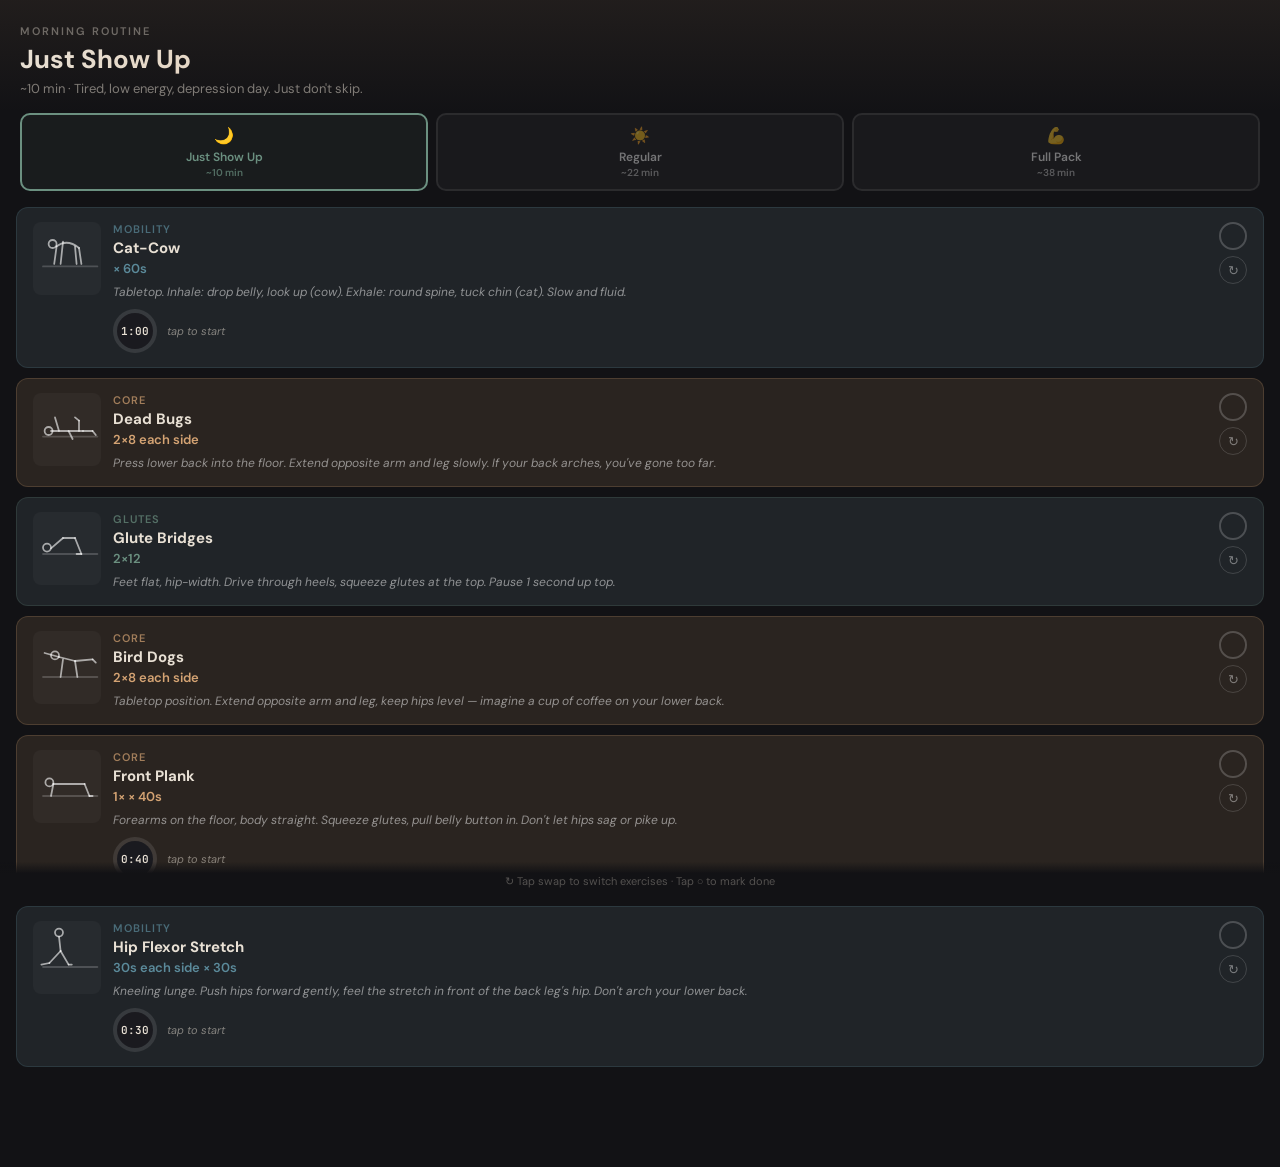
<file: tools/workout.html>
<!DOCTYPE html>
<html lang="en">
<head>
<meta charset="UTF-8">
<meta name="viewport" content="width=device-width, initial-scale=1.0, user-scalable=no">
<meta name="apple-mobile-web-app-capable" content="yes">
<meta name="apple-mobile-web-app-status-bar-style" content="black-translucent">
<meta name="theme-color" content="#121215">
<title>Morning Workout</title>
<link href="https://fonts.googleapis.com/css2?family=DM+Sans:ital,wght@0,400;0,500;0,600;0,700&family=JetBrains+Mono:wght@500;600&display=swap" rel="stylesheet">
<style>
*{margin:0;padding:0;box-sizing:border-box;-webkit-tap-highlight-color:transparent}
body{background:#121215;color:#e8e0d4;font-family:'DM Sans','Helvetica Neue',sans-serif;min-height:100vh;overflow-x:hidden}
.header{padding:24px 20px 16px;background:linear-gradient(180deg,rgba(212,163,115,0.08) 0%,transparent 100%)}
.header-sub{font-size:11px;text-transform:uppercase;letter-spacing:2px;opacity:.4;font-weight:600;margin-bottom:4px}
.header h1{font-size:26px;font-weight:700;background:linear-gradient(135deg,#e8e0d4,#D4A373);-webkit-background-clip:text;-webkit-text-fill-color:transparent;background-clip:text}
.header-desc{font-size:13px;opacity:.5;margin-top:4px}
.tiers{display:flex;gap:8px;padding:0 20px 16px}
.tier-btn{flex:1;padding:10px 8px;border-radius:10px;border:2px solid rgba(255,255,255,.08);background:rgba(255,255,255,.03);color:rgba(255,255,255,.4);font-size:12px;font-weight:600;cursor:pointer;transition:all .2s;font-family:inherit;text-align:center}
.tier-btn.active-min{border-color:#6B9080;background:rgba(107,144,128,.08);color:#6B9080}
.tier-btn.active-regular{border-color:#D4A373;background:rgba(212,163,115,.08);color:#D4A373}
.tier-btn.active-full{border-color:#9B72AA;background:rgba(155,114,170,.08);color:#9B72AA}
.tier-emoji{font-size:16px;margin-bottom:3px}
.tier-time{font-size:10px;opacity:.7;margin-top:1px}
.exercises{padding:0 16px 90px}
.ex-card{border-radius:12px;padding:14px 16px;margin-bottom:10px;border:1px solid;transition:all .3s ease}
.ex-card.done{opacity:.6}
.ex-top{display:flex;align-items:flex-start;gap:12px}
.ex-svg{flex-shrink:0;background:rgba(255,255,255,.03);border-radius:8px;padding:2px}
.ex-svg svg{color:rgba(255,255,255,.6)}
.ex-body{flex:1;min-width:0}
.ex-cat{font-size:11px;font-weight:600;text-transform:uppercase;letter-spacing:1px;opacity:.7;margin-bottom:2px}
.ex-name{font-weight:700;font-size:15px;color:#e8e0d4;margin-bottom:2px}
.ex-name.done{text-decoration:line-through}
.ex-sets{font-size:13px;font-weight:600;margin-bottom:6px}
.ex-cue{font-size:12px;color:rgba(255,255,255,.5);line-height:1.5;font-style:italic}
.ex-actions{display:flex;flex-direction:column;gap:6px;flex-shrink:0}
.check-btn{width:28px;height:28px;border-radius:50%;border:2px solid rgba(255,255,255,.2);background:transparent;color:rgba(255,255,255,.3);cursor:pointer;display:flex;align-items:center;justify-content:center;font-size:14px;font-weight:bold;transition:all .2s}
.check-btn.checked{border-color:#6B9080;background:#6B9080;color:#1a1a1f}
.swap-btn{width:28px;height:28px;border-radius:50%;border:1px solid rgba(255,255,255,.15);background:transparent;color:rgba(255,255,255,.4);cursor:pointer;font-size:13px;display:flex;align-items:center;justify-content:center}
.swap-panel{margin-top:10px;padding-top:10px;border-top:1px solid rgba(255,255,255,.08)}
.swap-label{font-size:11px;color:rgba(255,255,255,.4);margin-bottom:6px;font-weight:600;text-transform:uppercase;letter-spacing:.8px}
.swap-options{display:flex;flex-wrap:wrap;gap:6px}
.swap-opt{padding:5px 10px;border-radius:6px;border:1px solid;background:rgba(255,255,255,.05);color:#e8e0d4;font-size:12px;cursor:pointer;font-family:inherit}
.timer-wrap{display:flex;align-items:center;gap:10px;margin-top:8px}
.timer-ring{width:44px;height:44px;border-radius:50%;display:flex;align-items:center;justify-content:center;cursor:pointer;flex-shrink:0}
.timer-inner{width:36px;height:36px;border-radius:50%;background:#1a1a1f;display:flex;align-items:center;justify-content:center;font-family:'JetBrains Mono',monospace;font-size:11px;font-weight:600}
.timer-hint{font-size:11px;opacity:.5;font-style:italic}
.bottom-bar{position:fixed;bottom:0;left:0;right:0;padding:12px 20px;background:linear-gradient(transparent,#121215 30%);text-align:center}
.bottom-bar div{font-size:11px;opacity:.3}
.hidden{display:none}

.cat-core{color:#D4A373}
.cat-glutes{color:#6B9080}
.cat-upper{color:#9B72AA}
.cat-mobility{color:#5B8A9A}
.bg-core{background:#2a2420;border-color:rgba(212,163,115,.2)}
.bg-glutes{background:#202428;border-color:rgba(107,144,128,.2)}
.bg-upper{background:#24202a;border-color:rgba(155,114,170,.2)}
.bg-mobility{background:#202428;border-color:rgba(91,138,154,.2)}
.sets-core{color:#D4A373}
.sets-glutes{color:#6B9080}
.sets-upper{color:#9B72AA}
.sets-mobility{color:#5B8A9A}
.swap-border-core{border-color:rgba(212,163,115,.33)}
.swap-border-glutes{border-color:rgba(107,144,128,.33)}
.swap-border-upper{border-color:rgba(155,114,170,.33)}
.swap-border-mobility{border-color:rgba(91,138,154,.33)}
</style>
</head>
<body>

<div class="header">
  <div class="header-sub">Morning Routine</div>
  <h1 id="tierTitle">Just Show Up</h1>
  <div class="header-desc" id="tierDesc">~10 min · Tired, low energy, depression day. Just don't skip.</div>
</div>

<div class="tiers">
  <button class="tier-btn active-min" data-tier="min" onclick="switchTier('min')">
    <div class="tier-emoji">🌙</div>
    <div>Just Show Up</div>
    <div class="tier-time">~10 min</div>
  </button>
  <button class="tier-btn" data-tier="regular" onclick="switchTier('regular')">
    <div class="tier-emoji">☀️</div>
    <div>Regular</div>
    <div class="tier-time">~22 min</div>
  </button>
  <button class="tier-btn" data-tier="full" onclick="switchTier('full')">
    <div class="tier-emoji">💪</div>
    <div>Full Pack</div>
    <div class="tier-time">~38 min</div>
  </button>
</div>

<div class="exercises" id="exerciseList"></div>

<div class="bottom-bar">
  <div>↻ Tap swap to switch exercises · Tap ○ to mark done</div>
</div>

<script>
const EXERCISES={core:[{id:"dead-bugs",name:"Dead Bugs",sets:"2×8 each side",time:null,cue:"Press lower back into the floor. Extend opposite arm and leg slowly. If your back arches, you've gone too far.",category:"core",svg:"dead-bugs"},{id:"bird-dogs",name:"Bird Dogs",sets:"2×8 each side",time:null,cue:"Tabletop position. Extend opposite arm and leg, keep hips level — imagine a cup of coffee on your lower back.",category:"core",svg:"bird-dogs"},{id:"front-plank",name:"Front Plank",sets:"1×",time:40,cue:"Forearms on the floor, body straight. Squeeze glutes, pull belly button in. Don't let hips sag or pike up.",category:"core",svg:"plank"},{id:"side-plank",name:"Side Plank",sets:"2× (each side)",time:30,cue:"Stack feet or stagger them. Lift hips until body is straight. Top hand on hip or reaching up. Breathe!",category:"core",svg:"side-plank"},{id:"hollow-hold",name:"Hollow Body Hold",sets:"3×",time:20,cue:"Lie flat, press lower back down. Lift shoulders and legs slightly off the ground. Arms by ears or by sides if too hard.",category:"core",svg:"hollow-hold"},{id:"leg-raises",name:"Bent-Knee Leg Raises",sets:"3×10",time:null,cue:"Lie flat, hands under hips for back support. Lift bent knees to chest, lower slowly. Keep lower back pressed down.",category:"core",svg:"leg-raises"},{id:"bear-hold",name:"Bear Crawl Hold",sets:"3×",time:20,cue:"Tabletop position, lift knees 2cm off the ground. Hold. Breathe. Harder than it looks.",category:"core",svg:"bear-hold"},{id:"dead-bug-reach",name:"Dead Bug Reaches",sets:"2×10 each side",time:null,cue:"Like dead bugs but both arms start overhead. Reach opposite arm to opposite knee while extending the other leg.",category:"core",svg:"dead-bugs"}],glutes:[{id:"glute-bridge",name:"Glute Bridges",sets:"2×12",time:null,cue:"Feet flat, hip-width. Drive through heels, squeeze glutes at the top. Pause 1 second up top.",category:"glutes",svg:"glute-bridge"},{id:"sl-glute-bridge",name:"Single Leg Glute Bridge",sets:"2×10 each side",time:null,cue:"One foot planted, other leg extended or knee to chest. Drive through the planted heel. Keep hips level.",category:"glutes",svg:"sl-glute-bridge"},{id:"clamshells",name:"Clamshells",sets:"2×12 each side",time:null,cue:"Side-lying, knees bent 90°. Open top knee like a clamshell, keep feet together. Don't roll your hips back.",category:"glutes",svg:"clamshell"},{id:"fire-hydrants",name:"Fire Hydrants",sets:"2×12 each side",time:null,cue:"Tabletop position. Lift knee out to the side, keeping 90° bend. Control the movement — no swinging.",category:"glutes",svg:"fire-hydrant"},{id:"donkey-kicks",name:"Donkey Kicks",sets:"2×12 each side",time:null,cue:"Tabletop, push one foot toward the ceiling. Keep knee bent 90°. Squeeze at the top, don't arch your back.",category:"glutes",svg:"donkey-kick"},{id:"hip-thrust",name:"Hip Thrusts (Elevated)",sets:"2×12",time:null,cue:"Upper back on bed/couch edge. Feet flat on floor. Drive hips up until thighs are parallel. Squeeze hard at the top.",category:"glutes",svg:"hip-thrust"}],upper:[{id:"push-ups",name:"Push-Ups",sets:"2×8–12",time:null,cue:"Hands under shoulders, core tight. Lower chest to floor, push back up. On knees is fine — full range of motion > half reps.",category:"upper",svg:"push-up"},{id:"pike-push-ups",name:"Pike Push-Ups",sets:"2×8",time:null,cue:"Inverted V position, hands shoulder width. Bend elbows, lower head toward floor. Great for shoulders.",category:"upper",svg:"pike-push-up"},{id:"scap-push-ups",name:"Scapular Push-Ups",sets:"2×10",time:null,cue:"Plank position, arms straight. Let shoulder blades pinch together, then push them apart. Arms stay locked.",category:"upper",svg:"scap-push-up"},{id:"superman",name:"Superman (Gentle)",sets:"2×8",time:null,cue:"Lie face down. Lift arms and legs just a few cm — you don't need a huge range. Hold 2 sec at top. Go easy with your back.",category:"upper",svg:"superman"},{id:"tricep-dips",name:"Tricep Dips (Chair/Bed)",sets:"2×10",time:null,cue:"Hands on edge behind you, legs extended or bent. Lower until elbows hit ~90°, push back up.",category:"upper",svg:"tricep-dip"}],mobility:[{id:"cat-cow",name:"Cat-Cow",sets:"",time:60,cue:"Tabletop. Inhale: drop belly, look up (cow). Exhale: round spine, tuck chin (cat). Slow and fluid.",category:"mobility",svg:"cat-cow"},{id:"hip-flexor",name:"Hip Flexor Stretch",sets:"30s each side",time:30,cue:"Kneeling lunge. Push hips forward gently, feel the stretch in front of the back leg's hip. Don't arch your lower back.",category:"mobility",svg:"hip-flexor"},{id:"90-90",name:"90/90 Hip Stretch",sets:"30s each side",time:30,cue:"Sit with both knees at 90°, front and back. Lean forward over the front leg. Switch sides.",category:"mobility",svg:"ninety-ninety"},{id:"thoracic-rotation",name:"Thoracic Rotation",sets:"8 each side",time:null,cue:"Side-lying, knees stacked and bent. Open top arm to the other side like opening a book. Follow with your eyes.",category:"mobility",svg:"thoracic"},{id:"worlds-greatest",name:"World's Greatest Stretch",sets:"5 each side",time:null,cue:"Deep lunge, plant inside hand, rotate and reach other arm to ceiling. Combines hip, thoracic, and hamstring stretch in one.",category:"mobility",svg:"worlds-greatest"},{id:"pigeon",name:"Pigeon Pose",sets:"45s each side",time:45,cue:"Front shin across the mat, back leg extended. Fold forward gently. Amazing for tight hips from running.",category:"mobility",svg:"pigeon"},{id:"figure-four",name:"Figure-4 Stretch",sets:"30s each side",time:30,cue:"Lie on back, cross one ankle over opposite knee. Pull the bottom leg toward chest. Gentle on the back.",category:"mobility",svg:"figure-four"}]};

const TIERS={min:{name:"Just Show Up",time:"~10 min",desc:"Tired, low energy, depression day. Just don't skip.",color:"#6B9080",exercises:["cat-cow","dead-bugs","glute-bridge","bird-dogs","front-plank","hip-flexor"]},regular:{name:"Regular Morning",time:"~22 min",desc:"Normal day. Solid core + glutes + a bit of everything.",color:"#D4A373",exercises:["cat-cow","dead-bugs","glute-bridge","bird-dogs","front-plank","side-plank","clamshells","push-ups","hollow-hold","90-90","thoracic-rotation"]},full:{name:"Full Pack (Abroad)",time:"~38 min",desc:"No gym available. Full body, replaces strength day.",color:"#9B72AA",exercises:["cat-cow","dead-bugs","hollow-hold","leg-raises","front-plank","side-plank","glute-bridge","sl-glute-bridge","clamshells","fire-hydrants","push-ups","pike-push-ups","superman","worlds-greatest","pigeon","thoracic-rotation"]}};

const CATEGORY_LABELS={core:"Core",glutes:"Glutes",upper:"Upper Body",mobility:"Mobility"};

const allEx=Object.values(EXERCISES).flat();
const getEx=id=>allEx.find(e=>e.id===id);

let currentTier="min";
let swaps={min:{},regular:{},full:{}};
let timers={};
let doneSet=new Set();

function switchTier(t){
  currentTier=t;
  document.querySelectorAll('.tier-btn').forEach(b=>{
    b.className='tier-btn'+(b.dataset.tier===t?' active-'+t:'');
  });
  const tier=TIERS[t];
  document.getElementById('tierTitle').textContent=tier.name;
  document.getElementById('tierDesc').textContent=tier.time+' · '+tier.desc;
  render();
}

function getEffective(){
  const s=swaps[currentTier]||{};
  return TIERS[currentTier].exercises.map(id=>{
    const swapped=s[id]||id;
    return getEx(swapped);
  }).filter(Boolean);
}

function makeSVG(type){
  const s=64,sc=s/80;
  const st=`stroke="currentColor" fill="none" stroke-width="${2.2*sc}" stroke-linecap="round" stroke-linejoin="round"`;
  const fl=`${st} stroke-width="${1*sc}" opacity="0.3"`;
  const floor=`<line x1="${10*sc}" y1="${55*sc}" x2="${78*sc}" y2="${55*sc}" ${fl}/>`;
  const svgs={
    "dead-bugs":`<line x1="${20*sc}" y1="${45*sc}" x2="${60*sc}" y2="${45*sc}" ${st}/><circle cx="${17*sc}" cy="${45*sc}" r="${5*sc}" ${st}/><line x1="${30*sc}" y1="${45*sc}" x2="${25*sc}" y2="${28*sc}" ${st}/><line x1="${42*sc}" y1="${45*sc}" x2="${47*sc}" y2="${55*sc}" ${st}/><line x1="${60*sc}" y1="${45*sc}" x2="${72*sc}" y2="${45*sc}" ${st}/><line x1="${72*sc}" y1="${45*sc}" x2="${76*sc}" y2="${50*sc}" ${st}/><line x1="${55*sc}" y1="${45*sc}" x2="${55*sc}" y2="${32*sc}" ${st}/><line x1="${55*sc}" y1="${32*sc}" x2="${50*sc}" y2="${28*sc}" ${st}/><line x1="${10*sc}" y1="${52*sc}" x2="${78*sc}" y2="${52*sc}" ${fl}/>`,
    "bird-dogs":`<circle cx="${25*sc}" cy="${28*sc}" r="${5*sc}" ${st}/><line x1="${30*sc}" y1="${30*sc}" x2="${50*sc}" y2="${35*sc}" ${st}/><line x1="${35*sc}" y1="${33*sc}" x2="${32*sc}" y2="${55*sc}" ${st}/><line x1="${30*sc}" y1="${30*sc}" x2="${12*sc}" y2="${25*sc}" ${st}/><line x1="${50*sc}" y1="${35*sc}" x2="${53*sc}" y2="${55*sc}" ${st}/><line x1="${50*sc}" y1="${35*sc}" x2="${72*sc}" y2="${33*sc}" ${st}/><line x1="${72*sc}" y1="${33*sc}" x2="${76*sc}" y2="${37*sc}" ${st}/>${floor}`,
    "plank":`<circle cx="${18*sc}" cy="${38*sc}" r="${5*sc}" ${st}/><line x1="${23*sc}" y1="${40*sc}" x2="${62*sc}" y2="${40*sc}" ${st}/><line x1="${23*sc}" y1="${40*sc}" x2="${20*sc}" y2="${55*sc}" ${st}/><line x1="${62*sc}" y1="${40*sc}" x2="${68*sc}" y2="${55*sc}" ${st}/><line x1="${68*sc}" y1="${55*sc}" x2="${72*sc}" y2="${55*sc}" ${st}/>${floor}`,
    "side-plank":`<circle cx="${25*sc}" cy="${18*sc}" r="${5*sc}" ${st}/><line x1="${27*sc}" y1="${23*sc}" x2="${40*sc}" y2="${48*sc}" ${st}/><line x1="${40*sc}" y1="${48*sc}" x2="${65*sc}" y2="${48*sc}" ${st}/><line x1="${27*sc}" y1="${23*sc}" x2="${24*sc}" y2="${48*sc}" ${st}/><line x1="${30*sc}" y1="${28*sc}" x2="${25*sc}" y2="${10*sc}" ${st}/><line x1="${65*sc}" y1="${48*sc}" x2="${68*sc}" y2="${52*sc}" ${st}/>${floor}`,
    "hollow-hold":`<circle cx="${15*sc}" cy="${33*sc}" r="${5*sc}" ${st}/><path d="M ${20*sc} ${36*sc} Q ${40*sc} ${48*sc} ${65*sc} ${38*sc}" ${st}/><line x1="${15*sc}" y1="${28*sc}" x2="${8*sc}" y2="${22*sc}" ${st}/><line x1="${65*sc}" y1="${38*sc}" x2="${75*sc}" y2="${34*sc}" ${st}/><line x1="${75*sc}" y1="${34*sc}" x2="${78*sc}" y2="${38*sc}" ${st}/>${floor}`,
    "leg-raises":`<circle cx="${15*sc}" cy="${42*sc}" r="${5*sc}" ${st}/><line x1="${20*sc}" y1="${44*sc}" x2="${50*sc}" y2="${44*sc}" ${st}/><line x1="${50*sc}" y1="${44*sc}" x2="${55*sc}" y2="${28*sc}" ${st}/><line x1="${55*sc}" y1="${28*sc}" x2="${60*sc}" y2="${35*sc}" ${st}/><line x1="${28*sc}" y1="${44*sc}" x2="${28*sc}" y2="${50*sc}" ${st}/><line x1="${10*sc}" y1="${50*sc}" x2="${78*sc}" y2="${50*sc}" ${fl}/>`,
    "bear-hold":`<circle cx="${22*sc}" cy="${30*sc}" r="${5*sc}" ${st}/><line x1="${27*sc}" y1="${33*sc}" x2="${52*sc}" y2="${35*sc}" ${st}/><line x1="${27*sc}" y1="${33*sc}" x2="${24*sc}" y2="${52*sc}" ${st}/><line x1="${38*sc}" y1="${34*sc}" x2="${35*sc}" y2="${52*sc}" ${st}/><line x1="${52*sc}" y1="${35*sc}" x2="${55*sc}" y2="${50*sc}" ${st}/><line x1="${52*sc}" y1="${35*sc}" x2="${62*sc}" y2="${50*sc}" ${st}/>${floor}`,
    "glute-bridge":`<circle cx="${15*sc}" cy="${42*sc}" r="${5*sc}" ${st}/><line x1="${20*sc}" y1="${43*sc}" x2="${35*sc}" y2="${30*sc}" ${st}/><line x1="${35*sc}" y1="${30*sc}" x2="${50*sc}" y2="${30*sc}" ${st}/><line x1="${50*sc}" y1="${30*sc}" x2="${58*sc}" y2="${50*sc}" ${st}/><line x1="${58*sc}" y1="${50*sc}" x2="${52*sc}" y2="${50*sc}" ${st}/><line x1="${10*sc}" y1="${50*sc}" x2="${78*sc}" y2="${50*sc}" ${fl}/>`,
    "sl-glute-bridge":`<circle cx="${15*sc}" cy="${42*sc}" r="${5*sc}" ${st}/><line x1="${20*sc}" y1="${43*sc}" x2="${35*sc}" y2="${28*sc}" ${st}/><line x1="${35*sc}" y1="${28*sc}" x2="${50*sc}" y2="${28*sc}" ${st}/><line x1="${50*sc}" y1="${28*sc}" x2="${58*sc}" y2="${50*sc}" ${st}/><line x1="${58*sc}" y1="${50*sc}" x2="${52*sc}" y2="${50*sc}" ${st}/><line x1="${50*sc}" y1="${28*sc}" x2="${70*sc}" y2="${22*sc}" ${st}/><line x1="${70*sc}" y1="${22*sc}" x2="${73*sc}" y2="${25*sc}" ${st}/><line x1="${10*sc}" y1="${50*sc}" x2="${78*sc}" y2="${50*sc}" ${fl}/>`,
    "clamshell":`<circle cx="${18*sc}" cy="${32*sc}" r="${5*sc}" ${st}/><line x1="${23*sc}" y1="${34*sc}" x2="${42*sc}" y2="${40*sc}" ${st}/><line x1="${42*sc}" y1="${40*sc}" x2="${52*sc}" y2="${50*sc}" ${st}/><line x1="${52*sc}" y1="${50*sc}" x2="${62*sc}" y2="${50*sc}" ${st}/><line x1="${42*sc}" y1="${40*sc}" x2="${55*sc}" y2="${28*sc}" ${st}/><line x1="${55*sc}" y1="${28*sc}" x2="${62*sc}" y2="${36*sc}" ${st}/>${floor}`,
    "fire-hydrant":`<circle cx="${22*sc}" cy="${28*sc}" r="${5*sc}" ${st}/><line x1="${27*sc}" y1="${30*sc}" x2="${50*sc}" y2="${35*sc}" ${st}/><line x1="${27*sc}" y1="${30*sc}" x2="${24*sc}" y2="${52*sc}" ${st}/><line x1="${38*sc}" y1="${33*sc}" x2="${35*sc}" y2="${52*sc}" ${st}/><line x1="${50*sc}" y1="${35*sc}" x2="${55*sc}" y2="${52*sc}" ${st}/><line x1="${50*sc}" y1="${35*sc}" x2="${68*sc}" y2="${22*sc}" ${st}/><line x1="${68*sc}" y1="${22*sc}" x2="${68*sc}" y2="${32*sc}" ${st}/>${floor}`,
    "donkey-kick":`<circle cx="${22*sc}" cy="${28*sc}" r="${5*sc}" ${st}/><line x1="${27*sc}" y1="${30*sc}" x2="${50*sc}" y2="${35*sc}" ${st}/><line x1="${27*sc}" y1="${30*sc}" x2="${24*sc}" y2="${52*sc}" ${st}/><line x1="${38*sc}" y1="${33*sc}" x2="${35*sc}" y2="${52*sc}" ${st}/><line x1="${50*sc}" y1="${35*sc}" x2="${55*sc}" y2="${52*sc}" ${st}/><line x1="${50*sc}" y1="${35*sc}" x2="${60*sc}" y2="${30*sc}" ${st}/><line x1="${60*sc}" y1="${30*sc}" x2="${70*sc}" y2="${18*sc}" ${st}/>${floor}`,
    "hip-thrust":`<circle cx="${18*sc}" cy="${28*sc}" r="${5*sc}" ${st}/><line x1="${20*sc}" y1="${32*sc}" x2="${28*sc}" y2="${35*sc}" ${st}/><line x1="${28*sc}" y1="${35*sc}" x2="${50*sc}" y2="${32*sc}" ${st}/><line x1="${50*sc}" y1="${32*sc}" x2="${58*sc}" y2="${52*sc}" ${st}/><line x1="${58*sc}" y1="${52*sc}" x2="${52*sc}" y2="${52*sc}" ${st}/><rect x="${12*sc}" y="${35*sc}" width="${14*sc}" height="${17*sc}" ${st} opacity="0.3"/>${floor}`,
    "push-up":`<circle cx="${18*sc}" cy="${32*sc}" r="${5*sc}" ${st}/><line x1="${23*sc}" y1="${35*sc}" x2="${60*sc}" y2="${42*sc}" ${st}/><line x1="${23*sc}" y1="${35*sc}" x2="${18*sc}" y2="${52*sc}" ${st}/><line x1="${18*sc}" y1="${52*sc}" x2="${22*sc}" y2="${52*sc}" ${st}/><line x1="${60*sc}" y1="${42*sc}" x2="${68*sc}" y2="${52*sc}" ${st}/><line x1="${68*sc}" y1="${52*sc}" x2="${72*sc}" y2="${52*sc}" ${st}/>${floor}`,
    "pike-push-up":`<circle cx="${28*sc}" cy="${18*sc}" r="${5*sc}" ${st}/><line x1="${30*sc}" y1="${22*sc}" x2="${42*sc}" y2="${20*sc}" ${st}/><line x1="${42*sc}" y1="${20*sc}" x2="${48*sc}" y2="${52*sc}" ${st}/><line x1="${28*sc}" y1="${22*sc}" x2="${22*sc}" y2="${52*sc}" ${st}/><line x1="${22*sc}" y1="${52*sc}" x2="${26*sc}" y2="${52*sc}" ${st}/><line x1="${48*sc}" y1="${52*sc}" x2="${52*sc}" y2="${52*sc}" ${st}/>${floor}`,
    "scap-push-up":`<circle cx="${18*sc}" cy="${35*sc}" r="${5*sc}" ${st}/><line x1="${23*sc}" y1="${37*sc}" x2="${60*sc}" y2="${37*sc}" ${st}/><line x1="${23*sc}" y1="${37*sc}" x2="${20*sc}" y2="${52*sc}" ${st}/><line x1="${60*sc}" y1="${37*sc}" x2="${66*sc}" y2="${52*sc}" ${st}/><line x1="${66*sc}" y1="${52*sc}" x2="${70*sc}" y2="${52*sc}" ${st}/>${floor}`,
    "superman":`<circle cx="${15*sc}" cy="${38*sc}" r="${5*sc}" ${st}/><line x1="${20*sc}" y1="${42*sc}" x2="${58*sc}" y2="${42*sc}" ${st}/><line x1="${12*sc}" y1="${34*sc}" x2="${6*sc}" y2="${28*sc}" ${st}/><line x1="${58*sc}" y1="${42*sc}" x2="${72*sc}" y2="${36*sc}" ${st}/><line x1="${72*sc}" y1="${36*sc}" x2="${76*sc}" y2="${38*sc}" ${st}/><line x1="${10*sc}" y1="${48*sc}" x2="${78*sc}" y2="${48*sc}" ${fl}/>`,
    "tricep-dip":`<circle cx="${28*sc}" cy="${18*sc}" r="${5*sc}" ${st}/><line x1="${28*sc}" y1="${23*sc}" x2="${28*sc}" y2="${38*sc}" ${st}/><line x1="${28*sc}" y1="${28*sc}" x2="${20*sc}" y2="${32*sc}" ${st}/><line x1="${20*sc}" y1="${32*sc}" x2="${20*sc}" y2="${25*sc}" ${st}/><line x1="${28*sc}" y1="${38*sc}" x2="${50*sc}" y2="${38*sc}" ${st}/><line x1="${50*sc}" y1="${38*sc}" x2="${55*sc}" y2="${52*sc}" ${st}/>${floor}`,
    "cat-cow":`<circle cx="${22*sc}" cy="${25*sc}" r="${5*sc}" ${st}/><path d="M ${27*sc} ${28*sc} Q ${40*sc} ${18*sc} ${55*sc} ${30*sc}" ${st}/><line x1="${27*sc}" y1="${28*sc}" x2="${24*sc}" y2="${50*sc}" ${st}/><line x1="${35*sc}" y1="${22*sc}" x2="${32*sc}" y2="${50*sc}" ${st}/><line x1="${50*sc}" y1="${28*sc}" x2="${52*sc}" y2="${50*sc}" ${st}/><line x1="${55*sc}" y1="${30*sc}" x2="${58*sc}" y2="${50*sc}" ${st}/><line x1="${10*sc}" y1="${53*sc}" x2="${78*sc}" y2="${53*sc}" ${fl}/>`,
    "hip-flexor":`<circle cx="${30*sc}" cy="${12*sc}" r="${5*sc}" ${st}/><line x1="${30*sc}" y1="${17*sc}" x2="${32*sc}" y2="${35*sc}" ${st}/><line x1="${32*sc}" y1="${35*sc}" x2="${42*sc}" y2="${52*sc}" ${st}/><line x1="${42*sc}" y1="${52*sc}" x2="${46*sc}" y2="${52*sc}" ${st}/><line x1="${32*sc}" y1="${35*sc}" x2="${18*sc}" y2="${50*sc}" ${st}/><line x1="${18*sc}" y1="${50*sc}" x2="${8*sc}" y2="${52*sc}" ${st}/>${floor}`,
    "ninety-ninety":`<circle cx="${30*sc}" cy="${18*sc}" r="${5*sc}" ${st}/><line x1="${30*sc}" y1="${23*sc}" x2="${33*sc}" y2="${40*sc}" ${st}/><line x1="${33*sc}" y1="${40*sc}" x2="${48*sc}" y2="${45*sc}" ${st}/><line x1="${48*sc}" y1="${45*sc}" x2="${48*sc}" y2="${55*sc}" ${st}/><line x1="${33*sc}" y1="${40*sc}" x2="${18*sc}" y2="${45*sc}" ${st}/><line x1="${18*sc}" y1="${45*sc}" x2="${10*sc}" y2="${38*sc}" ${st}/>${floor}`,
    "thoracic":`<circle cx="${25*sc}" cy="${32*sc}" r="${5*sc}" ${st}/><line x1="${28*sc}" y1="${36*sc}" x2="${42*sc}" y2="${42*sc}" ${st}/><line x1="${42*sc}" y1="${42*sc}" x2="${52*sc}" y2="${52*sc}" ${st}/><line x1="${52*sc}" y1="${52*sc}" x2="${60*sc}" y2="${52*sc}" ${st}/><line x1="${34*sc}" y1="${38*sc}" x2="${50*sc}" y2="${22*sc}" ${st}/>${floor}`,
    "worlds-greatest":`<circle cx="${28*sc}" cy="${15*sc}" r="${5*sc}" ${st}/><line x1="${28*sc}" y1="${20*sc}" x2="${35*sc}" y2="${38*sc}" ${st}/><line x1="${35*sc}" y1="${38*sc}" x2="${38*sc}" y2="${52*sc}" ${st}/><line x1="${38*sc}" y1="${52*sc}" x2="${42*sc}" y2="${52*sc}" ${st}/><line x1="${35*sc}" y1="${38*sc}" x2="${62*sc}" y2="${52*sc}" ${st}/><line x1="${62*sc}" y1="${52*sc}" x2="${65*sc}" y2="${52*sc}" ${st}/><line x1="${32*sc}" y1="${28*sc}" x2="${32*sc}" y2="${52*sc}" ${st}/><line x1="${32*sc}" y1="${28*sc}" x2="${20*sc}" y2="${10*sc}" ${st}/>${floor}`,
    "pigeon":`<circle cx="${22*sc}" cy="${30*sc}" r="${5*sc}" ${st}/><line x1="${25*sc}" y1="${34*sc}" x2="${40*sc}" y2="${48*sc}" ${st}/><line x1="${40*sc}" y1="${48*sc}" x2="${28*sc}" y2="${52*sc}" ${st}/><line x1="${40*sc}" y1="${48*sc}" x2="${70*sc}" y2="${50*sc}" ${st}/><line x1="${70*sc}" y1="${50*sc}" x2="${74*sc}" y2="${46*sc}" ${st}/>${floor}`,
    "figure-four":`<circle cx="${15*sc}" cy="${40*sc}" r="${5*sc}" ${st}/><line x1="${20*sc}" y1="${42*sc}" x2="${42*sc}" y2="${42*sc}" ${st}/><line x1="${42*sc}" y1="${42*sc}" x2="${48*sc}" y2="${28*sc}" ${st}/><line x1="${48*sc}" y1="${28*sc}" x2="${42*sc}" y2="${22*sc}" ${st}/><line x1="${42*sc}" y1="${42*sc}" x2="${50*sc}" y2="${34*sc}" ${st}/><line x1="${50*sc}" y1="${34*sc}" x2="${58*sc}" y2="${34*sc}" ${st}/><line x1="${30*sc}" y1="${42*sc}" x2="${38*sc}" y2="${25*sc}" ${st}/><line x1="${10*sc}" y1="${48*sc}" x2="${78*sc}" y2="${48*sc}" ${fl}/>`
  };
  return `<svg width="${s}" height="${s}" viewBox="0 0 ${s} ${s}">${svgs[type]||svgs["plank"]}</svg>`;
}

function startTimer(exId,seconds){
  const key=currentTier+'-'+exId;
  if(timers[key]&&timers[key].interval){
    clearInterval(timers[key].interval);
    timers[key].running=false;
    updateTimerDisplay(key);
    return;
  }
  if(!timers[key])timers[key]={left:seconds,total:seconds,running:false,interval:null};
  if(timers[key].left<=0){
    timers[key].left=seconds;
    timers[key].running=false;
    updateTimerDisplay(key);
    return;
  }
  timers[key].running=true;
  timers[key].interval=setInterval(()=>{
    timers[key].left--;
    if(timers[key].left<=0){
      clearInterval(timers[key].interval);
      timers[key].interval=null;
      timers[key].running=false;
    }
    updateTimerDisplay(key);
  },1000);
  updateTimerDisplay(key);
}

function updateTimerDisplay(key){
  const el=document.getElementById('timer-'+key);
  if(!el)return;
  const t=timers[key];
  const m=Math.floor(t.left/60);
  const s=t.left%60;
  const pct=((t.total-t.left)/t.total)*100;
  const done=t.left<=0;
  const ring=el.querySelector('.timer-ring');
  const inner=el.querySelector('.timer-inner');
  const hint=el.querySelector('.timer-hint');
  ring.style.background=`conic-gradient(${done?'#6B9080':'#D4A373'} ${pct}%, rgba(255,255,255,0.1) ${pct}%)`;
  inner.style.color=done?'#6B9080':'#e8e0d4';
  inner.textContent=done?'✓':`${m}:${String(s).padStart(2,'0')}`;
  hint.textContent=done?'done — tap to reset':t.running?'tap to pause':'tap to start';
}

function toggleDone(exId){
  const key=currentTier+'-'+exId;
  if(doneSet.has(key))doneSet.delete(key);else doneSet.add(key);
  render();
}

function toggleSwap(exId){
  const panel=document.getElementById('swap-'+currentTier+'-'+exId);
  if(panel)panel.classList.toggle('hidden');
}

function doSwap(origId,newId){
  swaps[currentTier][origId]=newId;
  render();
}

function render(){
  const exercises=getEffective();
  const container=document.getElementById('exerciseList');
  let html='';
  exercises.forEach((ex,i)=>{
    const origId=TIERS[currentTier].exercises[i];
    const key=currentTier+'-'+ex.id;
    const isDone=doneSet.has(key);
    const cat=ex.category;
    const alts=EXERCISES[cat].filter(e=>e.id!==ex.id);
    const timerKey=currentTier+'-'+ex.id;
    if(!timers[timerKey]&&ex.time)timers[timerKey]={left:ex.time,total:ex.time,running:false,interval:null};

    html+=`<div class="ex-card bg-${cat}${isDone?' done':''}">
      <div class="ex-top">
        <div class="ex-svg">${makeSVG(ex.svg)}</div>
        <div class="ex-body">
          <div class="ex-cat cat-${cat}">${CATEGORY_LABELS[cat]}</div>
          <div class="ex-name${isDone?' done':''}">${ex.name}</div>
          <div class="ex-sets sets-${cat}">${ex.sets}${ex.time?' × '+ex.time+'s':''}</div>
          <div class="ex-cue">${ex.cue}</div>
          ${ex.time?`<div class="timer-wrap" id="timer-${timerKey}">
            <div class="timer-ring" onclick="startTimer('${ex.id}',${ex.time})" style="background:conic-gradient(#D4A373 0%, rgba(255,255,255,0.1) 0%)">
              <div class="timer-inner">${timers[timerKey]?formatTime(timers[timerKey].left):formatTime(ex.time)}</div>
            </div>
            <span class="timer-hint">tap to start</span>
          </div>`:''}
        </div>
        <div class="ex-actions">
          <button class="check-btn${isDone?' checked':''}" onclick="toggleDone('${ex.id}')">${isDone?'✓':''}</button>
          <button class="swap-btn" onclick="toggleSwap('${origId}')">↻</button>
        </div>
      </div>
      <div class="swap-panel hidden" id="swap-${currentTier}-${origId}">
        <div class="swap-label">Swap for:</div>
        <div class="swap-options">
          ${alts.map(a=>`<button class="swap-opt swap-border-${cat}" onclick="doSwap('${origId}','${a.id}')">${a.name}</button>`).join('')}
        </div>
      </div>
    </div>`;
  });
  container.innerHTML=html;

  // restore timer displays
  exercises.forEach(ex=>{
    if(ex.time){
      const tk=currentTier+'-'+ex.id;
      if(timers[tk])updateTimerDisplay(tk);
    }
  });
}

function formatTime(sec){
  const m=Math.floor(sec/60);
  const s=sec%60;
  return `${m}:${String(s).padStart(2,'0')}`;
}

render();
</script>
</body>
</html>
</file>
<file: style.css>
/* ========== DESIGN SYSTEM v2 (unified with the workout page) ========== */
/* Manrope (300-600) + JetBrains Mono · noise · 18px radius */
/* Icons: <script src="icons.js"></script> — see icons.js for all SVGs */

@import url('https://fonts.googleapis.com/css2?family=Manrope:wght@300;400;500;600&family=JetBrains+Mono:wght@400;500;600&display=swap');

*{margin:0;padding:0;box-sizing:border-box;-webkit-tap-highlight-color:transparent}

:root{
  --bg:#0f0f12;
  --surface:#17171c;
  --surface-raised:#1d1d23;
  --surface-soft:#202027;
  --text:#eee8df;
  --text-strong:#fffaf3;
  --muted:#aaa29a;
  --dim:#938c85;
  --line:rgba(255,255,255,.09);
  --line-strong:rgba(255,255,255,.16);
  --warm:#d1ad7d;
  --cool:#83b59b;
  --neutral:#9b928a;
  --blue:#82afbc;
  --purple:#bea5cd;
  --danger:#d89284;
  --yellow:#e3c867;
  --study:#8da3bf;
  --soup:var(--warm);
  --curry:var(--cool);
  --pasta:var(--purple);
  --skillet:var(--blue);
  --vegan:var(--cool);
  --gf:var(--warm);
  --fast:var(--blue);
  --hprot:#c4917e;
  --comfort:#c4917e;
  --batch:var(--warm);
  --breakfast:#c4917e;
  --grains:var(--neutral);
  --ferment:var(--cool);
  --baking:var(--purple);
  --slow:var(--blue);
  --accent:var(--warm);
  --radius:18px;
  --radius-sm:12px;
  --topbar-h:53px;
  /* Type scale (de-facto scale of the site, made explicit) */
  --fs-2xs:10px;   /* eyebrows, mono micro-labels */
  --fs-xs:11px;    /* meta, pills, small labels */
  --fs-sm:12px;    /* buttons, secondary text */
  --fs-md:13px;    /* subtitles, small body */
  --fs-base:14px;  /* card names */
  --fs-lg:15px;    /* body text, cook steps */
  --fs-title:clamp(24px,7vw,32px);
  /* Control sizes */
  --tap:44px;      /* minimum touch target */
  --pill-h:25px;
}

body{background:var(--bg);color:var(--text);font-family:'Manrope','Helvetica Neue',sans-serif;min-height:100vh;overflow-x:hidden;position:relative}

/* Noise overlay */
body::before{content:'';position:fixed;inset:0;background:url("data:image/svg+xml,%3Csvg viewBox='0 0 256 256' xmlns='http://www.w3.org/2000/svg'%3E%3Cfilter id='n'%3E%3CfeTurbulence type='fractalNoise' baseFrequency='0.9' numOctaves='4' stitchTiles='stitch'/%3E%3C/filter%3E%3Crect width='100%25' height='100%25' filter='url(%23n)' opacity='0.025'/%3E%3C/svg%3E");background-size:128px;pointer-events:none;z-index:0}

.mono{font-family:'JetBrains Mono',monospace}

/* ===== STICKY TOPBAR (shared back-to-hub chrome) ===== */
.topbar{position:sticky;top:0;z-index:60;display:flex;align-items:center;justify-content:space-between;gap:10px;padding:calc(8px + env(safe-area-inset-top)) max(16px,env(safe-area-inset-right)) 8px max(16px,env(safe-area-inset-left));background:rgba(15,15,18,.88);backdrop-filter:blur(14px);-webkit-backdrop-filter:blur(14px);border-bottom:1px solid rgba(255,255,255,.06)}
.topbar-back{display:inline-flex;align-items:center;gap:6px;min-height:36px;padding:0 10px;margin-left:-10px;border-radius:8px;color:var(--text);opacity:.65;font-size:var(--fs-md);text-decoration:none}
.topbar-back:hover{opacity:1}
.topbar-back:active{opacity:.45}

/* ===== PAGE HEADER (v2 eyebrow pattern, shared with the workout page) ===== */
.page-header{padding:20px 20px 8px;position:relative;z-index:1}
.page-eyebrow{margin:0 0 6px;color:var(--accent);font-family:'JetBrains Mono',ui-monospace,monospace;font-size:var(--fs-2xs);font-weight:600;line-height:1.4;letter-spacing:.14em;text-transform:uppercase}
.page-title{margin:0;color:var(--text-strong);font-size:var(--fs-title);font-weight:600;line-height:1.08;letter-spacing:-.03em}
.page-subtitle{max-width:620px;margin:7px 0 0;color:var(--muted);font-size:var(--fs-md);font-weight:400;line-height:1.55}
.page-pills{display:flex;flex-wrap:wrap;gap:6px;margin-top:11px}
.pill{display:inline-flex;min-height:var(--pill-h);padding:4px 9px;align-items:center;justify-content:center;gap:5px;border:1px solid var(--line);border-radius:999px;background:rgba(255,255,255,.025);color:var(--muted);font-size:var(--fs-xs);font-weight:600;line-height:1.2;letter-spacing:.02em}

/* ===== LANG TOGGLE ===== */
.lang-toggle{display:flex;border-radius:6px;border:1px solid rgba(255,255,255,.08);flex-shrink:0;margin-top:2px}
.lang-btn{position:relative;padding:6px 11px;font-size:var(--fs-xs);font-weight:500;background:rgba(255,255,255,.02);color:rgba(255,255,255,.55);cursor:pointer;border:none;font-family:inherit;transition:all .12s}
.lang-btn.active{background:color-mix(in srgb,var(--accent) 10%,transparent);color:var(--accent)}
.lang-btn:first-child{border-right:1px solid rgba(255,255,255,.05);border-radius:5px 0 0 5px}
.lang-btn:last-child{border-radius:0 5px 5px 0}
.lang-btn::before{content:'';position:absolute;inset:-8px 0}

/* ===== FILTERS ===== */
/* Icon-only top category buttons */
.cat-bar{padding:10px 16px 16px;display:flex;gap:8px;position:relative;z-index:1;overflow-x:auto;-webkit-overflow-scrolling:touch;scrollbar-width:none}
.cat-bar::-webkit-scrollbar{display:none}
.cat-btn{height:var(--tap);min-width:var(--tap);padding:0 12px;font-family:inherit;border-radius:var(--radius-sm);border:1px solid rgba(255,255,255,.06);background:rgba(255,255,255,.02);display:flex;align-items:center;justify-content:center;gap:7px;cursor:pointer;transition:all .15s;position:relative;flex-shrink:0}
.cat-btn:not(.active){padding:0;width:var(--tap)}
.cat-btn svg{width:22px;height:22px;stroke:rgba(255,255,255,.5);stroke-width:1.5;fill:none;stroke-linecap:round;stroke-linejoin:round;transition:stroke .15s;flex-shrink:0}
.cat-btn.active{border-color:color-mix(in srgb,var(--c) 30%,transparent);background:color-mix(in srgb,var(--c) 8%,transparent)}
.cat-btn.active svg{stroke:var(--c)}
.cat-label{font-size:9px;font-weight:500;color:var(--c);white-space:nowrap;display:none}
.cat-btn.active .cat-label{display:block}
.cat-expand{position:absolute;top:2px;right:2px;font-size:8px;color:rgba(255,255,255,.55);transition:transform .2s;line-height:1}
.cat-expand.open{transform:rotate(90deg)}
.cat-btn.active .cat-expand{color:var(--c)}

/* Text-only subcategory buttons */
.sub-bar{padding:4px 16px 6px;display:flex;gap:6px;flex-wrap:wrap;position:relative;z-index:1}
.sub-btn{padding:4px 10px;border-radius:6px;border:1px solid rgba(255,255,255,.05);background:rgba(255,255,255,.02);color:rgba(255,255,255,.55);font-size:var(--fs-xs);font-weight:400;cursor:pointer;transition:all .15s;font-family:inherit}
.sub-btn.active{border-color:color-mix(in srgb,var(--c) 25%,transparent);color:var(--c)}
.tag-filters{padding:4px 16px 10px;display:flex;gap:6px;flex-wrap:wrap;position:relative;z-index:1}
.tbtn{display:inline-flex;align-items:center;gap:3px;padding:4px 8px;border-radius:6px;border:1px solid rgba(255,255,255,.05);background:rgba(255,255,255,.02);color:rgba(255,255,255,.55);font-size:var(--fs-xs);font-weight:400;cursor:pointer;transition:all .15s;font-family:inherit}
.tbtn svg{width:12px;height:12px;stroke:var(--c);stroke-width:1.5;fill:none;stroke-linecap:round;stroke-linejoin:round;flex-shrink:0;opacity:.6;transition:opacity .15s}
.tbtn.on{border-color:color-mix(in srgb,var(--c) 30%,transparent);color:var(--c);background:color-mix(in srgb,var(--c) 6%,transparent)}
.tbtn.on svg{opacity:1}
/* Invisible hit-area expansion: filter pills keep their compact visuals but meet ~44px touch targets */
.sub-btn,.tbtn,.ibtn,.ing-toggle,.check-btn,.share-btn{position:relative}
.sub-btn::before,.tbtn::before,.ibtn::before,.ing-toggle::before{content:'';position:absolute;inset:-9px -2px}
.check-btn::before{content:'';position:absolute;inset:-8px}
.share-btn::before{content:'';position:absolute;inset:-7px 0}
.preset::before{content:'';position:absolute;inset:-7px 0}
.nutrition-toggle::after{content:'';position:absolute;inset:-6px}

/* ===== DIETARY TAGS ===== */
.card-tag{font-size:9px;font-weight:600;padding:2px 6px;border-radius:4px;text-transform:uppercase;letter-spacing:.5px}
.card-tag{display:inline-flex;align-items:center;gap:2px}
.card-tag svg{width:10px;height:10px;stroke:currentColor;stroke-width:1.5;fill:none;stroke-linecap:round;stroke-linejoin:round;flex-shrink:0}
.tag-vegan{background:rgba(131,181,155,.1);color:var(--vegan)}
.tag-gf{background:rgba(209,173,125,.08);color:var(--gf)}
.tag-fast{background:rgba(130,175,188,.1);color:var(--fast)}
.tag-hprot{background:rgba(196,145,126,.1);color:var(--hprot)}
.tag-comfort{background:rgba(196,145,126,.1);color:var(--hprot)}

/* ===== INGREDIENT FILTER ===== */
.ing-toggle{padding:4px 10px;border-radius:6px;border:1px solid rgba(255,255,255,.05);background:rgba(255,255,255,.02);color:rgba(255,255,255,.55);font-size:var(--fs-xs);font-weight:400;cursor:pointer;font-family:inherit;transition:all .15s}
.ing-toggle.has-active{border-color:color-mix(in srgb,var(--accent) 30%,transparent);color:var(--accent);background:color-mix(in srgb,var(--accent) 6%,transparent)}
.ing-row{padding:2px 16px 10px;display:none;gap:5px;flex-wrap:wrap}
.ing-row.open{display:flex}
.ibtn{padding:3px 9px;border-radius:5px;border:1px solid rgba(255,255,255,.05);background:rgba(255,255,255,.02);color:rgba(255,255,255,.55);font-size:var(--fs-2xs);font-weight:400;cursor:pointer;font-family:inherit;transition:all .12s}
.ibtn.on{border-color:rgba(130,175,188,.3);color:var(--fast);background:rgba(130,175,188,.06)}

/* ===== CARDS ===== */
.cards{padding:0 16px 100px;position:relative;z-index:1}
.card{border-radius:var(--radius);padding:14px 16px;margin-bottom:8px;border:1px solid color-mix(in srgb,var(--c) 14%,transparent);background:var(--surface);cursor:pointer;transition:all .15s}
.card:active{transform:scale(0.99)}
.card-top{display:flex;gap:10px;align-items:center}

/* Category icon */
.card-icon{width:34px;height:34px;border-radius:var(--radius-sm);display:flex;align-items:center;justify-content:center;background:color-mix(in srgb,var(--c) 8%,transparent);flex-shrink:0}
.card-icon svg{width:18px;height:18px;stroke:var(--c);stroke-width:1.5;fill:none;stroke-linecap:round;stroke-linejoin:round}

.card-body{flex:1;min-width:0}
.card-name{font-weight:500;font-size:var(--fs-base);line-height:1.3;color:var(--text)}
.card-sub{font-size:var(--fs-xs);color:var(--muted);font-style:italic;margin-top:1px;font-weight:300}
.card-row{display:flex;gap:6px;margin-top:5px;flex-wrap:wrap;align-items:center}
.card-meta{font-size:var(--fs-xs);opacity:.35;font-weight:400}
.card-protein{display:inline-flex;align-items:center;gap:3px;font-size:var(--fs-2xs);font-weight:600;padding:2px 6px;border-radius:4px;background:rgba(131,181,155,.08);color:var(--vegan)}
.card-protein svg{width:11px;height:11px;stroke:currentColor;stroke-width:1.5;fill:none;stroke-linecap:round;stroke-linejoin:round;flex-shrink:0}
.card-preview{margin-top:10px;padding-top:10px;border-top:1px solid rgba(255,255,255,.05)}
.card-preview-list{font-size:var(--fs-sm);line-height:1.7;opacity:.45;columns:2;column-gap:12px;font-weight:300}
.card-cook{display:inline-flex;align-items:center;gap:4px;margin-top:8px;padding:7px 16px;border-radius:8px;border:1px solid color-mix(in srgb,var(--c) 20%,transparent);background:color-mix(in srgb,var(--c) 5%,transparent);color:var(--c);font-size:var(--fs-sm);font-weight:500;cursor:pointer;font-family:inherit;transition:all .15s}
.card-cook:active{transform:scale(0.97)}

/* ===== STEPPER ===== */
.stepper{display:inline-flex;align-items:center;border-radius:8px;border:1px solid rgba(255,255,255,.08);overflow:hidden}
.stepper-btn{width:var(--tap);height:var(--tap);display:flex;align-items:center;justify-content:center;background:rgba(255,255,255,.02);color:rgba(255,255,255,.35);font-size:18px;font-weight:500;cursor:pointer;border:none;font-family:inherit;transition:all .12s;user-select:none;-webkit-user-select:none}
.stepper-btn:active{background:rgba(255,255,255,.06)}
.stepper-val{width:42px;padding:6px 0;text-align:center;font-family:'JetBrains Mono',monospace;font-size:16px;font-weight:600;color:var(--c,var(--accent));background:transparent;border:none;border-left:1px solid rgba(255,255,255,.05);border-right:1px solid rgba(255,255,255,.05);-moz-appearance:textfield;appearance:textfield}
.stepper-val::-webkit-inner-spin-button,.stepper-val::-webkit-outer-spin-button{-webkit-appearance:none;margin:0}
.stepper-val:focus{background:rgba(255,255,255,.04)}

/* ===== VIEW SWITCHING ===== */
#browseView{display:block}#cookView{display:none}
body.cooking #browseView{display:none}body.cooking #cookView{display:block}

/* ===== COOK BAR ===== */
.cook-bar{position:sticky;top:0;z-index:10;padding:12px 16px;background:rgba(15,15,18,.88);backdrop-filter:blur(14px);-webkit-backdrop-filter:blur(14px);border-bottom:1px solid rgba(255,255,255,.06);display:flex;align-items:center;justify-content:space-between}
.cook-back{display:flex;align-items:center;gap:8px;cursor:pointer;background:none;border:0;font:inherit;color:inherit;min-height:var(--tap);padding:0 8px;margin-left:-8px}
.cook-back-arrow{font-size:16px;opacity:.4}
.cook-back-btn{font-size:var(--fs-md);color:rgba(255,255,255,.35);font-weight:500}

/* ===== COOK MODE CONTENT ===== */
.cook-hero{padding:16px 16px 4px;display:flex;align-items:center;gap:12px}
.cook-hero-text{flex:1;min-width:0}
.cook-title{font-size:20px;font-weight:600;color:var(--text)}
.cook-subtitle{font-size:var(--fs-sm);font-style:italic;opacity:.35;margin-top:2px;font-weight:300}
.cook-actions{padding:0 16px 12px}
.cook-portions{padding:8px 16px 12px;display:flex;align-items:center;gap:10px}
.cook-portions label{font-size:var(--fs-md);opacity:.5}
.cook-ing{padding:0 16px 12px}
.cook-ing-title{font-size:var(--fs-xs);font-weight:500;text-transform:uppercase;letter-spacing:1px;color:var(--c);opacity:.5;margin-bottom:8px}
.cook-ing-list{columns:2;column-gap:12px}
.ci{font-size:var(--fs-md);line-height:1.8;opacity:.55;break-inside:avoid}
.ci-a{font-family:'JetBrains Mono',monospace;font-weight:600;color:var(--text);opacity:1}
.hi{font-family:'JetBrains Mono',monospace;font-weight:600;color:var(--c)}
.cook-steps{padding:0 16px}
.cs{padding:10px 0;border-bottom:1px solid rgba(255,255,255,.04)}
.cs:last-child{border-bottom:none}
.cs.done{opacity:.35}
.cs-top{display:flex;align-items:flex-start;gap:10px}
.cs-n{width:24px;height:24px;border-radius:50%;border:1.5px solid rgba(255,255,255,.1);display:flex;align-items:center;justify-content:center;font-size:var(--fs-xs);font-weight:600;color:rgba(255,255,255,.3);flex-shrink:0}
.cs-n.dn{border-color:var(--vegan);color:var(--vegan)}
.cs-t{flex:1;font-size:var(--fs-md);line-height:1.6;opacity:.7}
.check-btn{width:28px;height:28px;border-radius:6px;border:1px solid rgba(255,255,255,.06);background:rgba(255,255,255,.02);color:rgba(255,255,255,.15);font-size:var(--fs-sm);display:flex;align-items:center;justify-content:center;cursor:pointer;flex-shrink:0;font-family:inherit;transition:all .12s}
.check-btn.checked{border-color:var(--vegan);color:var(--vegan);background:color-mix(in srgb,var(--vegan) 6%,transparent)}
.cook-tips{padding:12px 16px}
.cook-tip{font-size:var(--fs-sm);line-height:1.6;font-style:italic;color:var(--muted);padding:8px 14px;border-left:2px solid var(--c);border-radius:0 8px 8px 0;background:color-mix(in srgb,var(--c) 3%,transparent);margin-bottom:6px}
.cook-nutrition{padding:12px 16px 80px}
.cook-nutrition-row{font-size:var(--fs-sm);opacity:.3;display:flex;gap:8px;flex-wrap:wrap;font-family:'JetBrains Mono',monospace}

/* ===== NUTRITION TOGGLE ===== */
.nutrition-toggle{position:fixed;bottom:16px;right:16px;width:32px;height:32px;border-radius:50%;border:1px solid rgba(255,255,255,.06);background:rgba(15,15,18,.9);color:rgba(255,255,255,.2);font-size:var(--fs-md);display:flex;align-items:center;justify-content:center;cursor:pointer;z-index:20;backdrop-filter:blur(8px);-webkit-backdrop-filter:blur(8px);transition:all .15s}
.nutrition-toggle:active{transform:scale(0.9)}
.nutrition-toggle.off{color:rgba(255,255,255,.08)}
body.hide-nutrition .cook-nutrition,body.hide-nutrition .card-protein{display:none}

/* ===== SHARE ===== */
.share-btn{display:inline-flex;align-items:center;gap:5px;min-height:40px;padding:6px 14px;border-radius:8px;border:1px solid color-mix(in srgb,var(--c) 16%,transparent);background:color-mix(in srgb,var(--c) 4%,transparent);color:var(--c);font-size:var(--fs-sm);font-weight:500;cursor:pointer;font-family:inherit;transition:all .15s;-webkit-appearance:none;appearance:none}
.share-btn svg{width:14px;height:14px;stroke:currentColor;stroke-width:1.5;fill:none;stroke-linecap:round;stroke-linejoin:round;flex-shrink:0}
.share-btn:active{transform:scale(0.97)}

/* ===== EMPTY STATE ===== */
.nothing{text-align:center;padding:60px 20px;opacity:.2;font-size:var(--fs-base);font-weight:300}

/* ===== COFFEE PAGE ===== */
.methods{padding:0 16px 60px;position:relative;z-index:1}
.method{border-radius:var(--radius);margin-bottom:8px;border:1px solid color-mix(in srgb,var(--accent) 14%,transparent);background:var(--surface);overflow:hidden}
.m-top{display:flex;gap:12px;align-items:center;padding:14px 16px;cursor:pointer}
.m-top:active{opacity:.8}
.m-emoji{width:36px;height:36px;display:flex;align-items:center;justify-content:center;background:color-mix(in srgb,var(--accent) 8%,transparent);border-radius:var(--radius-sm);flex-shrink:0}
.m-emoji svg{width:18px;height:18px;stroke:var(--accent);stroke-width:1.5;fill:none;stroke-linecap:round;stroke-linejoin:round}
.m-body{flex:1;min-width:0}
.m-name{font-weight:500;font-size:var(--fs-lg)}
.m-style{font-size:var(--fs-xs);color:var(--accent);font-weight:500;text-transform:uppercase;letter-spacing:.8px;margin-top:1px}
.m-meta{font-size:var(--fs-xs);color:var(--muted);margin-top:2px}
.m-arrow{color:rgba(255,255,255,.15);font-size:18px;flex-shrink:0;transition:transform .2s}
.method.open .m-arrow{transform:rotate(90deg)}
.m-detail{display:none;padding:0 16px 16px}
.method.open .m-detail{display:block}
.dose-row{display:flex;align-items:center;gap:10px;margin-bottom:16px;flex-wrap:wrap}
.dose-label{font-size:var(--fs-md);opacity:.5}
.dose-input{width:58px;padding:7px 6px;border-radius:8px;border:1.5px solid color-mix(in srgb,var(--accent) 25%,transparent);background:rgba(255,255,255,.04);color:var(--text);font-family:'JetBrains Mono',monospace;font-size:var(--fs-lg);font-weight:600;text-align:center}
.dose-input:focus{border-color:var(--accent)}
.dose-unit{font-size:var(--fs-md);opacity:.4}
.dose-arrow{font-size:var(--fs-base);opacity:.35;margin:0 2px}
.dose-water{font-family:'JetBrains Mono',monospace;font-size:16px;font-weight:600;color:var(--accent)}
.dose-water-unit{font-size:var(--fs-md);opacity:.4}
.presets{display:flex;gap:6px;margin-bottom:16px}
.preset{position:relative;padding:7px 12px;min-height:32px;border-radius:6px;border:1px solid rgba(255,255,255,.06);background:rgba(255,255,255,.03);color:var(--dim);font-size:var(--fs-xs);font-weight:600;cursor:pointer;font-family:'JetBrains Mono',monospace;transition:all .12s}
.preset.active{border-color:color-mix(in srgb,var(--accent) 25%,transparent);color:var(--accent);background:color-mix(in srgb,var(--accent) 8%,transparent)}
.grind-row{display:flex;align-items:center;gap:8px;margin-bottom:12px}
.grind-label{font-size:var(--fs-xs);opacity:.4}
.grind-bar{flex:1;height:6px;border-radius:3px;background:rgba(255,255,255,.06);overflow:hidden}
.grind-fill{height:100%;border-radius:3px;background:var(--accent);transition:width .3s}
.grind-text{font-size:var(--fs-xs);font-weight:500;color:var(--accent);min-width:70px;text-align:right}
.pours{border-radius:var(--radius-sm);background:rgba(255,255,255,.02);border:1px solid rgba(255,255,255,.05);overflow:hidden;margin-bottom:12px}
.pour-header{padding:10px 14px;font-size:var(--fs-2xs);font-weight:500;text-transform:uppercase;letter-spacing:1px;color:var(--accent);opacity:.6;border-bottom:1px solid rgba(255,255,255,.04)}
.pour{display:flex;align-items:center;gap:10px;padding:10px 14px;border-bottom:1px solid rgba(255,255,255,.03)}
.pour:last-child{border-bottom:none}
.pour.active{background:color-mix(in srgb,var(--accent) 5%,transparent)}
.pour-time{font-family:'JetBrains Mono',monospace;font-size:var(--fs-sm);color:var(--dim);min-width:42px;flex-shrink:0}
.pour-amount{font-family:'JetBrains Mono',monospace;font-weight:600;font-size:var(--fs-base);color:var(--text);min-width:55px;flex-shrink:0}
.pour-note{font-size:var(--fs-sm);color:var(--muted);line-height:1.4}
.pour-total{font-family:'JetBrains Mono',monospace;font-size:var(--fs-sm);color:var(--accent);opacity:.5;padding:6px 14px;text-align:right}
.note{font-size:var(--fs-sm);line-height:1.6;font-style:italic;color:var(--muted);padding:10px 14px;border-left:2px solid var(--accent);border-radius:0 8px 8px 0;background:color-mix(in srgb,var(--accent) 3%,transparent);margin-top:8px}

/* Brew timer */
.brew-timer{display:flex;align-items:center;gap:12px;margin-bottom:16px}
.brew-timer-label{font-size:var(--fs-xs);opacity:.4;font-weight:400}
.timer-wrap{position:relative}
.timer-ring{width:var(--tap);height:var(--tap);border-radius:50%;display:flex;align-items:center;justify-content:center;cursor:pointer;transition:all .15s}
.timer-ring:active{transform:scale(0.95)}
.timer-inner{width:36px;height:36px;border-radius:50%;background:var(--surface);display:flex;align-items:center;justify-content:center;font-family:'JetBrains Mono',monospace;font-size:var(--fs-xs);font-weight:600}
.timer-hint{font-size:var(--fs-2xs);color:var(--dim)}
.brew-running{color:var(--accent);font-family:'JetBrains Mono',monospace;font-weight:600}

/* ===== UTILITY ===== */
.hidden{display:none}

/* ===== BOTTOM BAR ===== */
.bottom-bar{position:fixed;bottom:0;left:0;right:0;padding:12px 20px;background:linear-gradient(transparent,var(--bg) 30%);text-align:center}
.bottom-bar div{font-size:var(--fs-xs);opacity:.3}

/* ===== ANIMATION ===== */
@keyframes fadeUp{from{opacity:0;transform:translateY(6px)}to{opacity:1;transform:translateY(0)}}
@media(prefers-reduced-motion:reduce){*{animation:none!important;transition:none!important;scroll-behavior:auto!important}}

/* ===== ACCESSIBILITY ===== */
.sr-only{position:absolute!important;width:1px!important;height:1px!important;padding:0!important;margin:-1px!important;overflow:hidden!important;clip:rect(0 0 0 0)!important;white-space:nowrap!important;border:0!important}
a:focus-visible,button:focus-visible,input:focus-visible,select:focus-visible,summary:focus-visible,[tabindex]:focus-visible{outline:2px solid var(--accent);outline-offset:2px}
/* Inside overflow-hidden composites the ring must be inset or it gets clipped away */
.lang-btn:focus-visible,.stepper-btn:focus-visible,.stepper-val:focus-visible{outline-offset:-2px}
@media(min-width:480px){body{max-width:720px;margin:0 auto;border-left:1px solid rgba(255,255,255,.03);border-right:1px solid rgba(255,255,255,.03)}}
</file>
<file: dutch.css>
*{margin:0;padding:0;box-sizing:border-box;-webkit-tap-highlight-color:transparent}

:root{
  --bg:#faf7f2;--surface:#ffffff;--surface-alt:#f5f1eb;
  --surface-read:rgba(255,255,255,.55);
  --text:#1c1917;--dim:#6b655f;--faint:#9c9590;--tap:44px;
  --border:rgba(28,25,23,.08);--border-strong:rgba(28,25,23,.14);
  --blue:#4a6fa5;--green:#5a8a6e;--purple:#7b6b8a;--orange:#c4856c;--teal:#5a8a8a;
  --accent:var(--blue);
  --v1:#2d6a4f;--v1-bg:#2d6a4f12;
  --v2:#7b6b8a;--v2-bg:#7b6b8a10;
  --conj:#b45309;--conj-bg:#b4530910;
  --subj:#4a6fa5;
  --radius:16px;--radius-sm:10px;
  --mono:'JetBrains Mono',monospace;--sans:'Manrope','Helvetica Neue',sans-serif;
  --shadow-card:0 1px 2px rgba(28,25,23,.03),0 2px 8px rgba(28,25,23,.02);
}

body{background:var(--bg);color:var(--text);font-family:var(--sans);min-height:100dvh;overflow-x:hidden;font-size:15px;line-height:1.65}

/* ===== VIEW SWITCH ===== */
#indexView{display:block}#guideView{display:none}
body.reading #indexView{display:none}body.reading #guideView{display:block}

/* ===== TOPBAR ===== */
.topbar{position:sticky;top:0;z-index:20;padding:12px 16px;background:color-mix(in srgb,var(--bg) 92%,transparent);backdrop-filter:blur(12px);-webkit-backdrop-filter:blur(12px);border-bottom:1px solid var(--border);display:flex;align-items:center;gap:10px}
.back-btn{display:flex;align-items:center;gap:6px;cursor:pointer;font-size:13px;font-weight:500;color:var(--dim);padding:6px 0;min-height:var(--tap);margin-top:-7px;margin-bottom:-7px;flex-shrink:0;transition:opacity .12s;text-decoration:none}
.back-btn:active{opacity:.5}
.back-btn svg{width:16px;height:16px;stroke:var(--dim);stroke-width:2;fill:none;stroke-linecap:round;stroke-linejoin:round}
button.back-btn{background:none;border:0;font:inherit;color:var(--dim);cursor:pointer;padding:6px;margin-left:-6px;min-width:var(--tap);justify-content:center}
button.scroll-top{border:0;font:inherit;cursor:pointer;background:var(--surface)}
a:focus-visible,button:focus-visible,[tabindex]:focus-visible{outline:2px solid var(--accent);outline-offset:2px}
.lang-btn:focus-visible{outline-offset:-2px}
.topbar-title{flex:1;min-width:0}
.topbar-main{font-size:14px;font-weight:600;color:var(--text);white-space:nowrap;overflow:hidden;text-overflow:ellipsis}
.topbar-sub{font-size:10px;font-weight:500;text-transform:uppercase;letter-spacing:2px;color:var(--accent);opacity:.7}
.topbar-right{display:flex;gap:8px;align-items:center;flex-shrink:0}
.lang-toggle{display:flex;border-radius:6px;border:1px solid var(--border);flex-shrink:0}
.lang-btn{position:relative;padding:7px 12px;font-size:11px;font-weight:500;background:transparent;color:var(--dim);cursor:pointer;border:none;font-family:inherit;transition:all .12s}
.lang-btn.active{background:color-mix(in srgb,var(--accent) 10%,transparent);color:var(--accent)}
.lang-btn:first-child{border-right:1px solid var(--border);border-radius:5px 0 0 5px}
.lang-btn:last-child{border-radius:0 5px 5px 0}
.lang-btn::before{content:'';position:absolute;inset:-7px 0}

/* ===== INDEX ===== */
.idx-header{padding:28px 20px 20px;text-align:center}
.idx-logo{font-size:11px;font-weight:400;text-transform:uppercase;letter-spacing:3px;color:var(--dim)}
.idx-title{font-size:26px;font-weight:600;color:var(--text);margin-top:4px}
.idx-sub{font-size:13px;color:var(--dim);font-weight:300;margin-top:4px}
.idx-blocks{padding:0 16px 80px;max-width:680px;margin:0 auto}
.idx-block{margin-bottom:20px}
.idx-block-name{font-size:10px;font-weight:600;text-transform:uppercase;letter-spacing:2px;padding:0 2px 8px;display:flex;align-items:center;gap:6px;color:color-mix(in srgb,var(--c) 72%,var(--text))}
.idx-block-icon{display:flex;align-items:center;flex-shrink:0}
.idx-block-icon svg{width:16px;height:16px}
.idx-card{display:flex;align-items:center;gap:12px;padding:14px 16px;margin-bottom:8px;background:var(--surface-read);border:1px solid color-mix(in srgb,var(--c) 14%,transparent);border-radius:var(--radius);cursor:pointer;transition:all .15s;text-decoration:none;color:inherit}
.idx-card:active{transform:scale(.98);opacity:.85}
.idx-card-body{flex:1;min-width:0}
.idx-card-title{font-size:14px;font-weight:500;color:var(--text)}
.idx-card-sub{font-size:11px;color:var(--dim);font-weight:300;margin-top:1px}
.idx-card-level{font-size:9px;font-weight:600;padding:2px 7px;border-radius:5px;background:color-mix(in srgb,var(--c) 8%,transparent);color:color-mix(in srgb,var(--c) 72%,var(--text));text-transform:uppercase;letter-spacing:.5px;flex-shrink:0}
.idx-card-arrow{color:var(--dim);opacity:.25;flex-shrink:0;display:flex;align-items:center}

/* ===== GUIDE HEADER ===== */
.guide-header{padding:24px 20px 0;background:linear-gradient(180deg,color-mix(in srgb,var(--accent) 6%,var(--bg)) 0%,var(--bg) 100%)}
.guide-block-label{font-size:10px;font-weight:600;text-transform:uppercase;letter-spacing:2px;color:var(--accent);opacity:.6;margin-bottom:4px;display:flex;align-items:center;gap:4px}
.guide-block-label svg{width:14px;height:14px}
.guide-title{font-size:24px;font-weight:600;color:var(--text);line-height:1.2}
.guide-subtitle{font-size:14px;color:var(--dim);font-weight:300;font-style:italic;margin-top:4px}
.guide-level{display:inline-block;font-size:10px;font-weight:600;padding:3px 8px;border-radius:6px;background:color-mix(in srgb,var(--accent) 8%,transparent);color:var(--accent);text-transform:uppercase;letter-spacing:.5px;margin-top:10px}

/* ===== SUMMARY + TOC ===== */
.summary{margin:16px 16px 0;padding:14px 16px;background:var(--surface);border:1px solid color-mix(in srgb,var(--accent) 16%,transparent);border-radius:var(--radius);box-shadow:var(--shadow-card)}
.summary-label{font-size:9px;font-weight:600;text-transform:uppercase;letter-spacing:2px;color:color-mix(in srgb,var(--accent) 75%,var(--text));margin-bottom:8px}
.summary-rule{font-size:13px;line-height:1.7;color:var(--text);padding:3px 0;display:flex;gap:8px;align-items:baseline}
.summary-rule::before{content:'';width:5px;height:5px;border-radius:50%;background:var(--accent);opacity:.3;flex-shrink:0;margin-top:7px}
.smono{font-family:var(--mono);font-size:12px;font-weight:500;color:var(--accent);opacity:.7}
.summary-divider{border:none;border-top:1px solid var(--border);margin:10px 0}
.summary-toc-label{font-size:9px;font-weight:600;text-transform:uppercase;letter-spacing:2px;color:color-mix(in srgb,var(--accent) 75%,var(--text));margin-bottom:6px}
.summary-toc{display:flex;flex-wrap:wrap;align-items:baseline;gap:6px 0}
.summary-toc a{font-size:12px;font-weight:500;color:color-mix(in srgb,var(--accent) 80%,var(--text));text-decoration:none;padding:4px 0;transition:opacity .1s;white-space:nowrap}
.summary-toc a:active{opacity:1}
.summary-toc .dot{margin:0 7px;opacity:.3;font-size:18px;color:var(--accent);display:inline-flex;align-items:center}

/* ===== CONTENT ===== */
.content{padding:24px 16px 100px;max-width:680px;margin:0 auto}

/* ===== CANONICAL GROUP LABEL ===== */
.group-label{font-size:9px;font-weight:600;text-transform:uppercase;letter-spacing:2px;color:color-mix(in srgb,var(--accent) 70%,var(--text));margin:24px 0 8px;padding-top:8px}
.section:first-child .group-label,.group-label:first-child{margin-top:0}

/* ===== SECTION ===== */
.section{margin-bottom:20px;scroll-margin-top:60px}
.section-head{display:flex;align-items:center;padding:10px 0;border-bottom:1px solid var(--border);margin-bottom:10px}
.section-title{font-size:16px;font-weight:600;color:var(--text);flex:1}
.subsection{margin-bottom:14px}
.ss-title{font-size:13px;font-weight:600;color:var(--text);margin-bottom:6px;padding-left:2px}

/* ===== LEFT-BORDER FAMILY ===== */
.rule-box{background:color-mix(in srgb,var(--accent) 5%,transparent);border:none;border-left:3px solid var(--accent);border-radius:0 8px 8px 0;padding:12px 14px;margin-bottom:10px}
.rule-text{font-size:15px;font-weight:600;color:var(--accent)}
.rule-note{font-size:12px;color:var(--dim);margin-top:3px}
.trap{background:color-mix(in srgb,#c53030 5%,transparent);border:none;border-left:3px solid #c53030;border-radius:0 8px 8px 0;padding:12px 14px;margin-bottom:10px}
.trap-title{font-size:13px;font-weight:600;color:#c53030;margin-bottom:3px}
.trap-desc{font-size:12px;color:var(--dim);margin-bottom:6px;line-height:1.5}
.trap-row{font-size:12px;line-height:1.6;padding:1px 0}
.trap-ok{color:var(--v1)}.trap-bad{color:#c53030;text-decoration:line-through}
.tip{font-size:12px;line-height:1.6;font-style:italic;color:var(--dim);padding:9px 14px;border-left:2px solid var(--accent);border-radius:0 8px 8px 0;background:color-mix(in srgb,var(--accent) 4%,transparent);margin-bottom:10px}
strong{font-weight:600}
.tip strong{font-style:normal;color:var(--text)}

/* ===== CARD COMPONENTS (surface-read) ===== */
.formula{background:var(--surface-read);border:1px solid var(--border);border-radius:var(--radius-sm);padding:9px 14px;margin-bottom:10px;font-family:var(--mono);font-size:12px;font-weight:500;color:var(--text);letter-spacing:.3px;text-align:center}
.dtable{width:100%;border-collapse:separate;border-spacing:0;margin-bottom:10px;font-size:13px;background:var(--surface-read);border-radius:var(--radius-sm);overflow:hidden;border:1px solid var(--border)}
.dtable th{background:var(--surface-alt);font-weight:600;font-size:10px;text-transform:uppercase;letter-spacing:1.5px;color:var(--dim);padding:7px 12px;text-align:left;border-bottom:1px solid var(--border)}
.dtable td{padding:7px 12px;border-bottom:1px solid var(--border);vertical-align:top}
.dtable tr:last-child td{border-bottom:none}
.dtable .mc{font-family:var(--mono);font-weight:500;font-size:12px}
.list-card{background:var(--surface-read);border:1px solid var(--border);border-radius:var(--radius-sm);overflow:hidden;margin-bottom:10px}
.lc-head{padding:8px 14px;font-size:10px;font-weight:600;text-transform:uppercase;letter-spacing:1.5px;color:color-mix(in srgb,var(--accent) 75%,var(--text));border-bottom:1px solid var(--border);background:var(--surface-alt)}
.lc-item{padding:7px 14px;border-bottom:1px solid var(--border);display:flex;gap:10px;align-items:baseline;font-size:12px}
.lc-item:last-child{border-bottom:none}
.lc-w{font-weight:500;color:var(--text);flex-shrink:0}
.lc-e{color:var(--dim);font-size:12px}
.comparison{display:grid;grid-template-columns:1fr 1fr;gap:8px;margin-bottom:10px}
.cmp{background:var(--surface-read);border:1px solid var(--border);border-radius:var(--radius-sm);padding:10px 12px}
.cmp-label{font-size:10px;font-weight:600;text-transform:uppercase;letter-spacing:1.5px;color:color-mix(in srgb,var(--accent) 75%,var(--text));margin-bottom:6px}
.cmp-ex{font-size:13px;line-height:1.5;margin-bottom:3px;color:var(--text)}
.examples{margin-bottom:10px}
.ex{padding:9px 14px;background:var(--surface-read);border-radius:var(--radius-sm);margin-bottom:6px;border:1px solid var(--border)}
.ex-nl{font-size:14px;font-weight:500;color:var(--text);line-height:1.5}
.ex-ru{font-size:12px;color:var(--dim);margin-top:2px}
.ex-note{font-size:10px;color:var(--accent);font-weight:500;margin-top:2px;opacity:.6}

/* Syntax */
.v1{color:var(--v1);font-weight:600;background:var(--v1-bg);padding:1px 3px;border-radius:3px}
.v2{color:var(--v2);font-weight:600;background:var(--v2-bg);padding:1px 3px;border-radius:3px}
.conj{color:var(--conj);font-weight:600;background:var(--conj-bg);padding:1px 3px;border-radius:3px}
.subj{color:var(--subj);font-weight:600}
.hi{color:var(--accent);font-weight:600}

/* ===== PRONUNCIATION (dtable subtype — cell modifiers only) ===== */
.pron-letter{font-family:var(--mono);font-weight:600;color:var(--accent);font-size:14px}
.pron-sound{color:var(--text)}
.pron-examples{color:var(--dim);font-size:12px}
.pron-note{color:var(--dim);font-size:11px;font-style:italic;padding-left:4px}

/* ===== DECISION TREE (nested branching) ===== */
.tree{background:var(--surface-read);border:1px solid var(--border);border-radius:var(--radius-sm);padding:14px 16px;margin-bottom:10px}
.tree-node{margin-bottom:4px}
.tree-q{font-size:13px;font-weight:600;color:var(--text);margin-bottom:4px}
.tree-branches{padding-left:4px}
.tree-b{display:flex;gap:0;font-size:12px;padding:3px 0;align-items:baseline}
.tree-b-label{font-weight:600;display:inline-block;min-width:42px;text-align:right;flex-shrink:0;margin-right:6px}
.tree-b-yes .tree-b-label{color:var(--v1)}
.tree-b-no .tree-b-label{color:var(--conj)}
.tree-b-exit{color:var(--accent);font-weight:600}
.tree-b-cont{color:var(--dim);font-style:italic;opacity:.5}
.tree-child{margin-top:4px;padding-left:16px;border-left:1.5px solid var(--border);margin-left:2px}

/* ===== SPELLING PAIRS (comparison subtype) ===== */
.comparison.pairs .cmp{text-align:center}
.pair-word{font-family:var(--mono);font-size:14px;font-weight:600;color:var(--text)}
.pair-label{font-size:10px;color:var(--dim);margin-top:2px}

/* ===== EXPANDABLE ===== */
.det-btn{display:inline-flex;align-items:center;gap:5px;padding:8px 14px;min-height:36px;border-radius:6px;margin-bottom:10px;font-size:11px;font-weight:500;color:color-mix(in srgb,var(--accent) 80%,var(--text));border:1px solid color-mix(in srgb,var(--accent) 12%,transparent);background:color-mix(in srgb,var(--accent) 3%,transparent);cursor:pointer;transition:all .15s;font-family:inherit}
.det-btn:hover{color:var(--accent)}.det-btn:active{transform:scale(.97)}
.det-btn .arr{transition:transform .2s;font-size:10px}
.det-btn.open .arr{transform:rotate(90deg)}
.det-body{display:none;margin-bottom:10px}.det-body.open{display:block}

/* ===== CONJ ROWS ===== */
.conj-group{margin-bottom:10px;background:var(--surface-read);border:1px solid var(--border);border-radius:var(--radius-sm);overflow:hidden}
.cg-title{font-size:10px;font-weight:600;color:color-mix(in srgb,var(--accent) 75%,var(--text));margin-bottom:0;text-transform:uppercase;letter-spacing:1.5px;padding:8px 14px;border-bottom:1px solid var(--border);background:var(--surface-alt)}
.cr{display:flex;align-items:baseline;gap:8px;padding:6px 14px;border-bottom:1px solid var(--border);font-size:12px}
.cr:last-child{border-bottom:none}
.cr-nl{font-weight:600;color:var(--accent);min-width:65px;font-family:var(--mono);font-size:11px}
.cr-ru{color:var(--dim);min-width:90px;flex-shrink:0}
.cr-ex{color:var(--text);font-size:11px;opacity:.55}

/* ===== STUB ===== */
.stub{padding:40px 20px;text-align:center;color:var(--dim);font-size:14px;font-weight:300;opacity:.5}

/* ===== PHRASE ROWS (list-card subtype — row modifiers only) ===== */
.phrase{padding:7px 14px;border-bottom:1px solid var(--border);display:flex;align-items:baseline;gap:10px;font-size:13px}
.phrase:last-child{border-bottom:none}
.phrase-nl{font-weight:500;color:var(--text);flex:1}
.phrase-note{font-size:11px;color:var(--dim);font-style:italic;flex-shrink:0;text-align:right;max-width:45%}

/* ===== NEW: VERB PATTERN GROUP ===== */
.vp-group{margin-bottom:14px}
.vp-name{font-family:var(--mono);font-size:14px;font-weight:600;color:var(--accent);margin-bottom:6px;padding:4px 0}
.vp-table{width:100%;border-collapse:separate;border-spacing:0;background:var(--surface-read);border-radius:var(--radius-sm);overflow:hidden;border:1px solid var(--border);margin-bottom:4px}
.vp-table td{padding:7px 12px;border-bottom:1px solid var(--border);font-size:12px;vertical-align:top}
.vp-table tr:last-child td{border-bottom:none}
.vp-inf{font-family:var(--mono);font-weight:600;color:var(--text)}
.vp-form{font-family:var(--mono);font-weight:400;color:var(--dim);font-size:11px}
.vp-ru{color:var(--dim);font-size:11px}

/* ===== CONJ GRID (extends dtable) ===== */
.conj-grid td:first-child{font-weight:500;color:var(--dim);font-size:12px;white-space:nowrap}
.conj-grid .mc{color:var(--text)}

/* ===== NEW: PREFIX LIST ===== */
.prefix-row{display:flex;align-items:baseline;gap:8px;padding:6px 14px;border-bottom:1px solid var(--border);font-size:13px}
.prefix-row:last-child{border-bottom:none}
.prefix-name{font-family:var(--mono);font-weight:600;color:var(--accent);min-width:55px;font-size:12px}
.prefix-meaning{color:var(--text);min-width:80px;flex-shrink:0;font-size:12px}
.prefix-ex{color:var(--dim);font-size:11px}
/* gender tag for suffixes */
.gender{font-size:10px;font-weight:600;color:var(--dim);background:var(--surface-alt);padding:1px 5px;border-radius:3px;margin-right:2px}

/* ===== COMPOUND BREAKDOWN ===== */
.compound-row{padding:7px 14px;border-bottom:1px solid var(--border)}
.compound-row:last-child{border-bottom:none}
.compound-top{display:flex;align-items:baseline;gap:6px}
.compound-word{font-family:var(--mono);font-weight:600;color:var(--text);font-size:13px}
.compound-arrow{color:var(--dim);opacity:.3;font-size:12px}
.compound-meaning{color:var(--accent);font-size:12px;font-weight:500;opacity:.7}
.compound-parts{color:var(--dim);font-size:11px;margin-top:1px;padding-left:1px}

/* ===== NEW: NUMBER LIST ===== */
.num-row{display:flex;align-items:baseline;gap:14px;padding:5px 14px;border-bottom:1px solid var(--border);font-size:13px}
.num-row:last-child{border-bottom:none}
.num-val{font-family:var(--mono);font-weight:500;color:var(--dim);min-width:35px;text-align:right;font-size:12px}
.num-nl{font-weight:500;color:var(--text);flex:1}
.num-note{color:var(--dim);font-size:11px;font-style:italic;flex-shrink:0}

/* ===== SCROLL TOP ===== */
.scroll-top{position:fixed;bottom:20px;right:20px;width:36px;height:36px;border-radius:50%;background:var(--surface);border:1px solid var(--border);box-shadow:var(--shadow-card);display:flex;align-items:center;justify-content:center;cursor:pointer;z-index:15;opacity:0;pointer-events:none;transition:all .2s}
.scroll-top.show{opacity:1;pointer-events:auto}
.scroll-top:active{transform:scale(.9)}
.scroll-top svg{width:16px;height:16px;stroke:var(--dim);stroke-width:2;fill:none;stroke-linecap:round;stroke-linejoin:round}

/* ===== RESPONSIVE ===== */
@media(min-width:480px){body{max-width:720px;margin:0 auto}}
@media(max-width:380px){.comparison{grid-template-columns:1fr}}
@media(prefers-reduced-motion:reduce){*{animation:none!important;transition:none!important}}
@keyframes fadeIn{from{opacity:0;transform:translateY(6px)}to{opacity:1;transform:translateY(0)}}
.idx-card,.section,.summary{animation:fadeIn .4s ease both}

/* Notes inside comparison cards (replaces per-card inline styles) */
.cmp-note{font-size:12px;line-height:1.7}
.cmp-note--dim{color:var(--dim)}
/* Horizontal scroll container for wide tables on phones */
.table-scroll{overflow-x:auto;-webkit-overflow-scrolling:touch}
</file>
<file: workout.css>
/* Travel Strength — page-specific UI
   Loaded after style.css. Every rule is intentionally scoped to the workout app. */

body.workout-page {
  /* Aliases of the shared design-system tokens in style.css — single source of truth. */
  --wo-bg: var(--bg);
  --wo-surface: var(--surface);
  --wo-surface-raised: var(--surface-raised);
  --wo-surface-soft: var(--surface-soft);
  --wo-text: var(--text);
  --wo-text-strong: var(--text-strong);
  --wo-muted: var(--muted);
  --wo-dim: var(--dim);
  --wo-line: var(--line);
  --wo-line-strong: var(--line-strong);
  --wo-warm: var(--warm);
  --wo-green: var(--cool);
  --wo-blue: var(--blue);
  --wo-purple: var(--purple);
  --wo-danger: var(--danger);
  --wo-yellow: var(--yellow);
  --wo-radius: var(--radius);
  --wo-radius-sm: var(--radius-sm);
  --wo-shadow: 0 20px 60px rgba(0, 0, 0, .28);
  background: var(--wo-bg);
  color: var(--wo-text);
  color-scheme: dark;
  overflow-x: clip;
}

body.workout-page *,
body.workout-page *::before,
body.workout-page *::after {
  box-sizing: border-box;
}

/* Fully inside :where() — zero specificity — so component font-size
   rules like .wo-tab win over this reset. (A bare body.workout-page
   prefix would be (0,1,1) and silently beat every single-class rule.) */
:where(body.workout-page) :where(button, input, select, textarea) {
  font: inherit;
}

/* UA default for strong/b is 700; the system caps at 600 (no 700 face is even loaded). */
:where(body.workout-page) :where(strong, b) {
  font-weight: 600;
}

body.workout-page button,
body.workout-page a,
body.workout-page summary,
body.workout-page label {
  -webkit-tap-highlight-color: transparent;
}

body.workout-page img,
body.workout-page svg {
  max-width: 100%;
}

body.workout-page [hidden] {
  display: none !important;
}

body.workout-page.wo-focus-open {
  overflow: hidden;
}

.wo-skip {
  position: fixed;
  z-index: 200;
  top: max(8px, env(safe-area-inset-top));
  left: 8px;
  min-height: var(--tap);
  padding: 11px 16px;
  border-radius: var(--wo-radius-sm);
  background: var(--wo-text-strong);
  color: var(--wo-bg);
  font-size: var(--fs-md);
  font-weight: 600;
  text-decoration: none;
  transform: translateY(-160%);
  transition: transform .16s ease;
}

.wo-skip:focus {
  transform: translateY(0);
}

/* Header */
.wo-header {
  position: relative;
  z-index: 1;
  padding: 22px max(16px, env(safe-area-inset-right)) 18px max(16px, env(safe-area-inset-left));
  background:
    radial-gradient(circle at 8% -20%, rgba(131, 181, 155, .16), transparent 48%),
    radial-gradient(circle at 95% 20%, rgba(209, 173, 125, .10), transparent 42%);
}

.wo-header-row {
  width: min(100%, 1040px);
  margin: 0 auto;
  display: flex;
  align-items: flex-start;
  justify-content: space-between;
  gap: 14px;
  min-width: 0;
}

.wo-header-row > * {
  min-width: 0;
}

.wo-eyebrow,
.wo-view-kicker {
  margin: 0 0 6px;
  color: var(--wo-green);
  font-family: 'JetBrains Mono', ui-monospace, monospace;
  font-size: var(--fs-2xs);
  font-weight: 600;
  line-height: 1.4;
  letter-spacing: .14em;
  text-transform: uppercase;
}

.wo-title {
  margin: 0;
  color: var(--wo-text-strong);
  font-size: var(--fs-title);
  font-weight: 600;
  line-height: 1.04;
  letter-spacing: -.035em;
  overflow-wrap: anywhere;
}

.wo-subtitle {
  max-width: 620px;
  margin: 8px 0 0;
  color: var(--wo-muted);
  font-size: var(--fs-md);
  font-weight: 400;
  line-height: 1.55;
}

.wo-meta {
  width: min(100%, 1040px);
  margin: 15px auto 0;
  display: flex;
  flex-wrap: wrap;
  gap: 6px;
}

.wo-pill,
.wo-badge {
  display: inline-flex;
  min-height: var(--pill-h);
  padding: 4px 8px;
  align-items: center;
  justify-content: center;
  gap: 5px;
  border: 1px solid var(--wo-line);
  border-radius: 999px;
  background: rgba(255, 255, 255, .025);
  color: var(--wo-muted);
  font-size: var(--fs-xs);
  font-weight: 600;
  line-height: 1.2;
  letter-spacing: .02em;
}

.wo-pill[data-tone="warm"],
.wo-badge[data-tone="warm"],
.wo-badge.is-warm {
  border-color: rgba(209, 173, 125, .24);
  background: rgba(209, 173, 125, .07);
  color: var(--wo-warm);
}

.wo-pill[data-tone="green"],
.wo-badge[data-tone="green"],
.wo-badge.is-green {
  border-color: rgba(131, 181, 155, .24);
  background: rgba(131, 181, 155, .07);
  color: var(--wo-green);
}

.wo-pill[data-tone="blue"],
.wo-badge[data-tone="blue"],
.wo-badge.is-blue {
  border-color: rgba(130, 175, 188, .24);
  background: rgba(130, 175, 188, .07);
  color: var(--wo-blue);
}

/* Sticky view navigation */
.wo-tabs {
  position: sticky;
  z-index: 50;
  top: calc(var(--topbar-h) + env(safe-area-inset-top));
  width: 100%;
  min-height: 56px;
  padding: 6px max(12px, env(safe-area-inset-right)) 6px max(12px, env(safe-area-inset-left));
  display: flex;
  gap: 5px;
  overflow-x: auto;
  overscroll-behavior-inline: contain;
  scrollbar-width: none;
  background: rgba(15, 15, 18, .91);
  border-top: 1px solid rgba(255, 255, 255, .025);
  border-bottom: 1px solid var(--wo-line);
  backdrop-filter: blur(16px) saturate(130%);
  -webkit-backdrop-filter: blur(16px) saturate(130%);
}

.wo-tabs::-webkit-scrollbar {
  display: none;
}

.wo-tab {
  min-width: max-content;
  min-height: var(--tap);
  padding: 0 14px;
  display: inline-flex;
  flex: 0 0 auto;
  align-items: center;
  justify-content: center;
  gap: 7px;
  border: 1px solid transparent;
  border-radius: var(--wo-radius-sm);
  background: transparent;
  color: var(--wo-muted);
  font-size: var(--fs-sm);
  font-weight: 600;
  cursor: pointer;
  transition: background .15s ease, border-color .15s ease, color .15s ease;
}

.wo-tab:hover {
  background: rgba(255, 255, 255, .035);
  color: var(--wo-text);
}

.wo-tab.is-active,
.wo-tab.active,
.wo-tab[aria-selected="true"] {
  border-color: rgba(131, 181, 155, .24);
  background: rgba(131, 181, 155, .09);
  color: var(--wo-green);
}

.wo-main {
  position: relative;
  z-index: 1;
  width: min(100%, 1040px);
  margin: 0 auto;
  padding: 18px max(14px, env(safe-area-inset-right)) calc(96px + env(safe-area-inset-bottom)) max(14px, env(safe-area-inset-left));
}

.wo-dashboard {
  display: grid;
  grid-template-columns: minmax(0, 1fr);
  gap: 12px;
}

.wo-dashboard > * {
  min-width: 0;
}

.wo-recommend,
.wo-controls,
.wo-week {
  border: 1px solid var(--wo-line);
  border-radius: var(--wo-radius);
  background: var(--wo-surface);
  box-shadow: 0 1px 0 rgba(255, 255, 255, .025) inset;
}

.wo-recommend {
  position: relative;
  padding: 18px;
  overflow: hidden;
  border-color: rgba(131, 181, 155, .18);
  background:
    linear-gradient(140deg, rgba(131, 181, 155, .10), transparent 55%),
    var(--wo-surface);
}

.wo-recommend::after {
  content: '';
  position: absolute;
  width: 180px;
  height: 180px;
  right: -96px;
  bottom: -118px;
  border: 1px solid rgba(131, 181, 155, .18);
  border-radius: 50%;
  box-shadow: 0 0 0 25px rgba(131, 181, 155, .025), 0 0 0 50px rgba(131, 181, 155, .018);
  pointer-events: none;
}

.wo-recommend-top {
  position: relative;
  z-index: 1;
  display: flex;
  align-items: flex-start;
  justify-content: space-between;
  gap: 12px;
}

.wo-recommend-title {
  margin: 0;
  color: var(--wo-text-strong);
  font-size: clamp(19px, 6vw, 25px);
  font-weight: 600;
  line-height: 1.18;
  letter-spacing: -.02em;
}

.wo-recommend-note {
  position: relative;
  z-index: 1;
  max-width: 650px;
  margin: 8px 0 0;
  color: var(--wo-muted);
  font-size: var(--fs-sm);
  line-height: 1.55;
}

.wo-controls {
  padding: 16px;
}

.wo-control-group {
  min-width: 0;
  margin: 0;
  padding: 0;
  border: 0;
}

.wo-control-group + .wo-control-group {
  margin-top: 16px;
}

.wo-control-group + .wo-control-group::before {
  content: '';
  display: block;
  height: 1px;
  margin-bottom: 16px;
  background: var(--wo-line);
}

.wo-control-group > label,
.wo-control-group > legend,
.wo-control-group > .wo-control-label {
  display: block;
  margin: 0 0 8px;
  color: var(--wo-muted);
  font-size: var(--fs-xs);
  font-weight: 600;
  line-height: 1.4;
  letter-spacing: .055em;
  text-transform: uppercase;
}

.wo-choice-row {
  display: flex;
  flex-wrap: wrap;
  gap: 7px;
}

.wo-choice {
  min-width: var(--tap);
  min-height: var(--tap);
  padding: 0 12px;
  display: inline-flex;
  flex: 1 1 auto;
  align-items: center;
  justify-content: center;
  gap: 6px;
  border: 1px solid var(--wo-line);
  border-radius: var(--wo-radius-sm);
  background: rgba(255, 255, 255, .022);
  color: var(--wo-muted);
  font-size: var(--fs-sm);
  font-weight: 600;
  line-height: 1.2;
  text-align: center;
  cursor: pointer;
  transition: background .15s ease, border-color .15s ease, color .15s ease, transform .15s ease;
}

.wo-choice:hover {
  border-color: var(--wo-line-strong);
  color: var(--wo-text);
}

.wo-choice:active {
  transform: scale(.98);
}

.wo-choice.is-active,
.wo-choice.active,
.wo-choice[aria-pressed="true"],
.wo-choice:has(input:checked) {
  border-color: rgba(209, 173, 125, .32);
  background: rgba(209, 173, 125, .09);
  color: var(--wo-warm);
}

.wo-choice input {
  position: absolute;
  width: 1px;
  height: 1px;
  opacity: 0;
  pointer-events: none;
}

.wo-quick-grid {
  display: grid;
  grid-template-columns: repeat(2, minmax(0, 1fr));
  gap: 8px;
}

.wo-quick-card {
  min-width: 0;
  min-height: 92px;
  padding: 13px;
  display: flex;
  flex-direction: column;
  align-items: flex-start;
  justify-content: space-between;
  gap: 8px;
  border: 1px solid var(--wo-line);
  border-radius: var(--wo-radius-sm);
  background: var(--wo-surface);
  color: var(--wo-text);
  text-align: left;
  text-decoration: none;
  cursor: pointer;
  overflow-wrap: anywhere;
  transition: transform .15s ease, border-color .15s ease, background .15s ease;
}

.wo-quick-card:hover {
  border-color: rgba(130, 175, 188, .28);
  background: rgba(130, 175, 188, .055);
}

.wo-quick-card:active {
  transform: scale(.985);
}

.wo-quick-card strong {
  color: var(--wo-text-strong);
  font-size: var(--fs-md);
  line-height: 1.35;
}

.wo-quick-card small {
  color: var(--wo-muted);
  font-size: var(--fs-2xs);
  line-height: 1.4;
}

.wo-week {
  padding: 15px;
}

.wo-week > :first-child {
  margin-top: 0;
}

/* Notices */
.wo-banner {
  margin: 0 0 14px;
  padding: 12px 14px;
  display: flex;
  align-items: flex-start;
  gap: 10px;
  border: 1px solid rgba(130, 175, 188, .22);
  border-radius: var(--wo-radius-sm);
  background: rgba(130, 175, 188, .065);
  color: color-mix(in srgb, var(--wo-blue) 55%, var(--wo-text-strong));
  font-size: var(--fs-sm);
  line-height: 1.55;
}

.wo-banner > :first-child {
  flex: 0 0 auto;
}

.wo-banner.is-warning,
.wo-banner.is-caution,
.wo-banner-warn,
.wo-banner--warning,
.wo-banner[data-tone="warning"] {
  border-color: rgba(209, 173, 125, .28);
  background: rgba(209, 173, 125, .075);
  color: color-mix(in srgb, var(--wo-warm) 60%, var(--wo-text-strong));
}

.wo-banner.is-danger,
.wo-banner--danger,
.wo-banner[data-tone="danger"] {
  border-color: rgba(216, 146, 132, .28);
  background: rgba(216, 146, 132, .075);
  color: color-mix(in srgb, var(--wo-danger) 65%, var(--wo-text-strong));
}

.wo-banner.is-success,
.wo-banner--success,
.wo-banner[data-tone="success"] {
  border-color: rgba(131, 181, 155, .28);
  background: rgba(131, 181, 155, .075);
  color: #b9d6c6;
}

/* Workout view heading and actions */
.wo-view-head {
  margin: 4px 0 18px;
  display: grid;
  grid-template-columns: minmax(0, 1fr);
  gap: 12px;
  align-items: end;
}

.wo-view-title {
  margin: 0;
  color: var(--wo-text-strong);
  font-size: var(--fs-title);
  font-weight: 600;
  line-height: 1.1;
  letter-spacing: -.03em;
  overflow-wrap: anywhere;
}

.wo-view-desc {
  max-width: 670px;
  margin: 7px 0 0;
  color: var(--wo-muted);
  font-size: var(--fs-md);
  line-height: 1.55;
}

.wo-actions {
  display: flex;
  flex-wrap: wrap;
  gap: 8px;
}

.wo-primary,
.wo-secondary {
  min-height: var(--tap);
  padding: 0 15px;
  display: inline-flex;
  align-items: center;
  justify-content: center;
  gap: 8px;
  border-radius: var(--wo-radius-sm);
  font-size: var(--fs-sm);
  font-weight: 600;
  line-height: 1.2;
  text-align: center;
  text-decoration: none;
  cursor: pointer;
  transition: transform .15s ease, border-color .15s ease, background .15s ease, color .15s ease;
}

.wo-primary {
  border: 1px solid var(--wo-green);
  background: var(--wo-green);
  color: #101713;
  box-shadow: 0 7px 24px rgba(131, 181, 155, .12);
}

.wo-primary:hover {
  background: #93c2a9;
}

.wo-secondary {
  border: 1px solid var(--wo-line-strong);
  background: rgba(255, 255, 255, .028);
  color: var(--wo-text);
}

.wo-secondary:hover {
  border-color: rgba(209, 173, 125, .34);
  background: rgba(209, 173, 125, .06);
  color: var(--wo-warm);
}

.wo-primary:active,
.wo-secondary:active {
  transform: scale(.98);
}

.wo-primary:disabled,
.wo-secondary:disabled {
  opacity: .45;
  cursor: not-allowed;
  box-shadow: none;
}

.wo-toggle {
  min-height: var(--tap);
  display: inline-flex;
  align-items: center;
  gap: 9px;
  color: var(--wo-muted);
  font-size: var(--fs-sm);
  cursor: pointer;
}

/* Session timeline */
.wo-timeline {
  margin: 0 0 18px;
  display: grid;
  grid-template-columns: repeat(2, minmax(0, 1fr));
  gap: 7px;
}

.wo-phase {
  position: relative;
  min-width: 0;
  min-height: 54px;
  padding: 9px 10px 9px 13px;
  display: flex;
  flex-direction: column;
  justify-content: center;
  gap: 2px;
  overflow: hidden;
  border: 1px solid var(--wo-line);
  border-radius: var(--wo-radius-sm);
  background: rgba(255, 255, 255, .018);
  color: var(--wo-muted);
  font-size: var(--fs-2xs);
  line-height: 1.3;
}

.wo-phase::before {
  content: '';
  position: absolute;
  top: 9px;
  bottom: 9px;
  left: 0;
  width: 2px;
  border-radius: 0 2px 2px 0;
  background: var(--wo-blue);
}

.wo-phase:nth-child(2)::before { background: var(--wo-purple); }
.wo-phase:nth-child(3)::before { background: var(--wo-green); }
.wo-phase:nth-child(4)::before { background: var(--wo-warm); }

.wo-phase small {
  font-size: inherit;
  color: var(--wo-dim);
}

.wo-phase strong {
  color: var(--wo-text);
  font-size: var(--fs-xs);
  font-weight: 600;
  overflow-wrap: anywhere;
}

/* Session sections and exercise cards */
.wo-section {
  margin: 0 0 24px;
  scroll-margin-top: 72px;
}

.wo-section-head {
  margin: 0 1px 10px;
  display: flex;
  align-items: baseline;
  justify-content: space-between;
  gap: 12px;
}

.wo-section-title {
  margin: 0;
  color: var(--wo-text-strong);
  font-size: 16px;
  font-weight: 600;
  line-height: 1.35;
}

.wo-section-meta {
  flex: 0 1 58%;
  min-width: 0;
  color: var(--wo-dim);
  font-family: 'JetBrains Mono', ui-monospace, monospace;
  font-size: var(--fs-2xs);
  line-height: 1.35;
  text-align: right;
  overflow-wrap: anywhere;
}

.wo-exercise {
  min-width: 0;
  margin: 0 0 10px;
  padding: 15px;
  overflow: hidden;
  border: 1px solid var(--wo-line);
  border-radius: var(--wo-radius);
  background: var(--wo-surface);
  box-shadow: 0 1px 0 rgba(255, 255, 255, .025) inset;
  scroll-margin-top: 74px;
}

.wo-exercise.is-complete,
.wo-exercise[data-complete="true"] {
  border-color: rgba(131, 181, 155, .24);
  background: linear-gradient(130deg, rgba(131, 181, 155, .055), transparent 45%), var(--wo-surface);
}

.wo-ex-top {
  display: grid;
  grid-template-columns: 34px minmax(0, 1fr);
  gap: 10px;
  align-items: start;
}

.wo-ex-index {
  width: 34px;
  height: 34px;
  display: inline-flex;
  align-items: center;
  justify-content: center;
  border: 1px solid rgba(131, 181, 155, .23);
  border-radius: var(--wo-radius-sm);
  background: rgba(131, 181, 155, .065);
  color: var(--wo-green);
  font-family: 'JetBrains Mono', ui-monospace, monospace;
  font-size: var(--fs-xs);
  font-weight: 600;
}

.wo-ex-copy {
  min-width: 0;
}

.wo-ex-name {
  margin: 0;
  color: var(--wo-text-strong);
  font-size: 16px;
  font-weight: 600;
  line-height: 1.28;
  letter-spacing: -.01em;
  overflow-wrap: anywhere;
}

.wo-ex-en {
  margin: 2px 0 0;
  color: var(--wo-dim);
  font-size: var(--fs-xs);
  font-style: italic;
  line-height: 1.4;
  overflow-wrap: anywhere;
}

.wo-ex-badges {
  grid-column: 1 / -1;
  margin-top: 2px;
  display: flex;
  flex-wrap: wrap;
  gap: 5px;
}

.wo-diagram {
  position: relative;
  width: 100%;
  min-width: 0;
  min-height: 138px;
  margin: 13px 0;
  padding: 10px;
  display: flex;
  align-items: center;
  justify-content: center;
  overflow: hidden;
  border: 1px solid rgba(255, 255, 255, .055);
  border-radius: var(--wo-radius-sm);
  background:
    linear-gradient(rgba(255, 255, 255, .018) 1px, transparent 1px),
    linear-gradient(90deg, rgba(255, 255, 255, .018) 1px, transparent 1px),
    #131318;
  background-size: 20px 20px;
  color: var(--wo-text);
}

.wo-diagram::after {
  content: '';
  position: absolute;
  right: 10px;
  bottom: 9px;
  left: 10px;
  height: 1px;
  background: rgba(227, 200, 103, .23);
  pointer-events: none;
}

.wo-diagram svg {
  position: relative;
  z-index: 1;
  width: 100%;
  max-width: 420px;
  height: auto;
  max-height: 176px;
  overflow: visible;
}

.wo-dose-row {
  display: grid;
  /* Dose is short ("3 × 6–8") — size it to content; the long rest string wraps. */
  grid-template-columns: fit-content(45%) minmax(0, 1fr);
  gap: 8px;
  align-items: stretch;
}

.wo-dose,
.wo-rest {
  min-width: 0;
  min-height: 48px;
  padding: 9px 11px;
  display: flex;
  flex-direction: column;
  justify-content: center;
  gap: 2px;
  border: 1px solid var(--wo-line);
  border-radius: var(--wo-radius-sm);
  background: rgba(255, 255, 255, .02);
  color: var(--wo-dim);
  font-size: var(--fs-xs);
  line-height: 1.3;
  letter-spacing: .04em;
  text-transform: uppercase;
}

.wo-rest {
  min-width: 84px;
}

.wo-dose strong,
.wo-rest strong,
.wo-dose b,
.wo-rest b {
  color: var(--wo-warm);
  font-family: 'JetBrains Mono', ui-monospace, monospace;
  font-size: var(--fs-sm);
  font-weight: 600;
  letter-spacing: 0;
  text-transform: none;
}

.wo-cues {
  margin: 13px 0 0;
  padding: 0;
  display: grid;
  gap: 6px;
  list-style: none;
}

.wo-cues li {
  position: relative;
  padding-left: 16px;
  color: #c8c1b9;
  font-size: var(--fs-base);
  line-height: 1.5;
}

.wo-cues li::before {
  content: '';
  position: absolute;
  top: .6em;
  left: 2px;
  width: 5px;
  height: 5px;
  border-radius: 50%;
  background: var(--wo-green);
}

.wo-mistake {
  margin: 11px 0 0;
  padding: 9px 10px;
  border-left: 2px solid var(--wo-danger);
  border-radius: 0 9px 9px 0;
  background: rgba(216, 146, 132, .055);
  color: #d5aca4;
  font-size: var(--fs-md);
  line-height: 1.48;
}

.wo-set-check {
  position: relative;
  width: var(--tap);
  min-width: var(--tap);
  height: var(--tap);
  display: inline-flex;
  align-items: center;
  justify-content: center;
  border: 1px solid var(--wo-line-strong);
  border-radius: var(--wo-radius-sm);
  background: rgba(255, 255, 255, .025);
  color: var(--wo-dim);
  font-size: 16px;
  cursor: pointer;
  transition: border-color .15s ease, background .15s ease, color .15s ease, transform .15s ease;
}

.wo-set-check input {
  position: absolute;
  width: 1px;
  height: 1px;
  opacity: 0;
}

.wo-set-check:hover {
  border-color: rgba(131, 181, 155, .32);
  color: var(--wo-green);
}

.wo-set-check.is-done,
.wo-set-check.checked,
.wo-set-check[aria-pressed="true"],
.wo-set-check:has(input:checked) {
  border-color: rgba(131, 181, 155, .52);
  background: rgba(131, 181, 155, .13);
  color: var(--wo-green);
}

.wo-set-check.is-current {
  outline: 2px solid var(--wo-yellow);
  outline-offset: 2px;
}

.wo-set-check:active {
  transform: scale(.94);
}

.wo-details {
  margin-top: 12px;
  border-top: 1px solid var(--wo-line);
}

.wo-details > summary {
  min-height: var(--tap);
  display: flex;
  align-items: center;
  justify-content: space-between;
  gap: 10px;
  color: var(--wo-muted);
  font-size: var(--fs-xs);
  font-weight: 600;
  cursor: pointer;
  list-style: none;
}

.wo-details > summary::-webkit-details-marker {
  display: none;
}

.wo-details > summary::after {
  content: '+';
  width: 24px;
  height: 24px;
  display: inline-flex;
  align-items: center;
  justify-content: center;
  flex: 0 0 auto;
  border: 1px solid var(--wo-line);
  border-radius: 8px;
  color: var(--wo-dim);
  font-family: 'JetBrains Mono', ui-monospace, monospace;
  font-size: var(--fs-md);
}

.wo-details[open] > summary::after {
  content: '−';
  color: var(--wo-warm);
}

.wo-details-grid {
  padding: 3px 0 12px;
  display: grid;
  grid-template-columns: minmax(0, 1fr);
  gap: 7px;
}

.wo-details-grid > * {
  min-width: 0;
  padding: 10px;
  border: 1px solid rgba(255, 255, 255, .055);
  border-radius: var(--wo-radius-sm);
  background: rgba(255, 255, 255, .018);
  color: var(--wo-muted);
  font-size: var(--fs-xs);
  line-height: 1.5;
}

.wo-source {
  min-height: var(--tap);
  margin-top: 8px;
  display: inline-flex;
  align-items: center;
  gap: 7px;
  color: var(--wo-blue);
  font-size: var(--fs-sm);
  line-height: 1.4;
  text-underline-offset: 3px;
  text-decoration-color: rgba(130, 175, 188, .45);
}

.wo-source:hover {
  color: #add0d9;
  text-decoration-color: currentColor;
}

.wo-progress-bar {
  position: relative;
  width: 100%;
  height: 7px;
  overflow: hidden;
  border-radius: 999px;
  background: rgba(255, 255, 255, .07);
}

.wo-progress-bar > span,
.wo-progress-bar::before {
  display: block;
  width: var(--progress, 0%);
  height: 100%;
  border-radius: inherit;
  background: linear-gradient(90deg, var(--wo-green), var(--wo-warm));
  transition: width .25s ease;
}

.wo-progress-bar::before {
  content: '';
}

.wo-progress-bar > span {
  position: absolute;
  inset: 0 auto 0 0;
}

/* Pull-up progression ladder */
.wo-ladder {
  position: relative;
  margin: 0;
  padding: 0;
  display: grid;
  gap: 8px;
  list-style: none;
}

.wo-ladder::before {
  content: '';
  position: absolute;
  top: 22px;
  bottom: 22px;
  left: 21px;
  width: 1px;
  background: var(--wo-line-strong);
}

.wo-level {
  position: relative;
  width: 100%;
  min-width: 0;
  min-height: 58px;
  padding: 10px 11px 10px 53px;
  border: 1px solid var(--wo-line);
  border-radius: var(--wo-radius-sm);
  background: var(--wo-surface);
  color: var(--wo-muted);
  font-size: var(--fs-xs);
  line-height: 1.45;
}

.wo-level-item {
  min-width: 0;
  list-style: none;
}

.wo-level::before {
  content: attr(data-level);
  position: absolute;
  z-index: 1;
  top: 9px;
  left: 8px;
  width: 28px;
  height: 28px;
  display: flex;
  align-items: center;
  justify-content: center;
  border: 1px solid var(--wo-line-strong);
  border-radius: 8px;
  background: #151519;
  color: var(--wo-dim);
  font-family: 'JetBrains Mono', ui-monospace, monospace;
  font-size: var(--fs-2xs);
  font-weight: 600;
}

.wo-level strong {
  display: block;
  margin-bottom: 2px;
  color: var(--wo-text);
  font-size: var(--fs-sm);
  font-weight: 600;
}

.wo-level.is-current,
.wo-level[aria-current="step"] {
  border-color: rgba(209, 173, 125, .34);
  background: linear-gradient(115deg, rgba(209, 173, 125, .09), transparent 52%), var(--wo-surface);
  color: #c8bba9;
}

.wo-level.is-current::before,
.wo-level[aria-current="step"]::before {
  border-color: rgba(209, 173, 125, .48);
  background: rgba(209, 173, 125, .13);
  color: var(--wo-warm);
}

.wo-level.is-complete::before,
.wo-level[data-complete="true"]::before {
  content: '✓';
  border-color: rgba(131, 181, 155, .4);
  background: rgba(131, 181, 155, .11);
  color: var(--wo-green);
}

/* Interval / hold timer */
.wo-timer {
  min-width: 104px;
  min-height: 48px;
  padding: 6px 11px;
  display: inline-flex;
  align-items: center;
  justify-content: center;
  gap: 8px;
  border: 1px solid rgba(209, 173, 125, .26);
  border-radius: 12px;
  background: rgba(209, 173, 125, .065);
  color: var(--wo-warm);
  cursor: pointer;
  font-family: 'JetBrains Mono', ui-monospace, monospace;
  font-size: var(--fs-md);
  font-variant-numeric: tabular-nums;
  font-weight: 600;
  transition: transform .15s ease, background .15s ease, border-color .15s ease, color .15s ease;
}

.wo-timer::before {
  content: '▶';
  font-size: 9px;
}

.wo-timer:hover {
  border-color: rgba(209, 173, 125, .46);
}

.wo-timer:active {
  transform: scale(.97);
}

.wo-timer.is-running,
.wo-timer[data-state="running"] {
  border-color: rgba(130, 175, 188, .42);
  background: rgba(130, 175, 188, .09);
  color: var(--wo-blue);
}

.wo-timer.is-running::before,
.wo-timer[data-state="running"]::before {
  content: 'Ⅱ';
}

.wo-timer.is-paused,
.wo-timer[data-state="paused"] {
  border-color: rgba(190, 165, 205, .38);
  background: rgba(190, 165, 205, .075);
  color: var(--wo-purple);
}

.wo-timer.is-done,
.wo-timer[data-state="done"] {
  border-color: rgba(131, 181, 155, .42);
  background: rgba(131, 181, 155, .10);
  color: var(--wo-green);
}

.wo-timer.is-done::before,
.wo-timer[data-state="done"]::before {
  content: '✓';
}

.wo-timer-time {
  font: inherit;
}

.wo-timer-action {
  color: currentColor;
  font-family: 'Manrope', 'Helvetica Neue', sans-serif;
  font-size: 9px;
  font-weight: 600;
  letter-spacing: .02em;
}

/* Full-screen, one-exercise focus mode */
.wo-focus {
  position: fixed;
  z-index: 150;
  inset: 0;
  display: grid;
  grid-template-rows: auto minmax(0, 1fr) auto;
  background:
    radial-gradient(circle at 50% -15%, rgba(131, 181, 155, .11), transparent 40%),
    var(--wo-bg);
  color: var(--wo-text);
  overscroll-behavior: contain;
}

.wo-focus-head {
  min-width: 0;
  padding: calc(10px + env(safe-area-inset-top)) max(12px, env(safe-area-inset-right)) 10px max(12px, env(safe-area-inset-left));
  display: grid;
  grid-template-columns: 44px minmax(0, 1fr) 44px; /* 44px columns = --tap; keep in sync */
  gap: 9px;
  align-items: center;
  border-bottom: 1px solid var(--wo-line);
  background: rgba(15, 15, 18, .84);
  backdrop-filter: blur(14px);
  -webkit-backdrop-filter: blur(14px);
}

.wo-focus-head > button,
.wo-focus-head > a {
  width: var(--tap);
  min-width: var(--tap);
  height: var(--tap);
  display: inline-flex;
  align-items: center;
  justify-content: center;
  border: 1px solid var(--wo-line);
  border-radius: var(--wo-radius-sm);
  background: rgba(255, 255, 255, .025);
  color: var(--wo-muted);
  text-decoration: none;
  cursor: pointer;
}

.wo-focus-head > :nth-child(2) {
  min-width: 0;
  text-align: center;
  overflow: hidden;
  text-overflow: ellipsis;
  white-space: nowrap;
}

.wo-focus-body {
  min-height: 0;
  padding: 14px max(12px, env(safe-area-inset-right)) 18px max(12px, env(safe-area-inset-left));
  overflow-y: auto;
  overscroll-behavior: contain;
  -webkit-overflow-scrolling: touch;
}

.wo-focus-footer {
  padding: 10px max(12px, env(safe-area-inset-right), calc((100% - 680px) / 2)) calc(10px + env(safe-area-inset-bottom)) max(12px, env(safe-area-inset-left), calc((100% - 680px) / 2));
  border-top: 1px solid var(--wo-line);
  background: rgba(15, 15, 18, .92);
  backdrop-filter: blur(14px);
  -webkit-backdrop-filter: blur(14px);
}

.wo-focus-progress {
  width: min(100%, 680px);
  margin: 0 auto 9px;
  display: flex;
  align-items: center;
  gap: 9px;
  color: var(--wo-dim);
  font-family: 'JetBrains Mono', ui-monospace, monospace;
  font-size: var(--fs-sm);
  font-variant-numeric: tabular-nums;
}

.wo-focus-progress .wo-progress-bar {
  flex: 1;
}

.wo-focus-nav {
  width: min(100%, 680px);
  margin: 0 auto;
  display: grid;
  grid-template-columns: minmax(44px, .62fr) minmax(130px, 1fr);
  gap: 8px;
}

.wo-focus-nav > * {
  width: 100%;
}

/* Feedback and empty states */
.wo-toast {
  position: fixed;
  z-index: 220;
  right: max(12px, env(safe-area-inset-right));
  bottom: calc(16px + env(safe-area-inset-bottom));
  left: max(12px, env(safe-area-inset-left));
  width: fit-content;
  max-width: min(420px, calc(100% - 24px));
  margin-left: auto;
  padding: 11px 14px;
  border: 1px solid rgba(131, 181, 155, .28);
  border-radius: 12px;
  background: rgba(29, 29, 35, .96);
  box-shadow: var(--wo-shadow);
  color: var(--wo-text);
  font-size: var(--fs-sm);
  line-height: 1.45;
  transform: translateY(0);
  opacity: 1;
  transition: transform .2s ease, opacity .2s ease;
  pointer-events: none;
}

.wo-toast.is-leaving {
  transform: translateY(8px);
  opacity: 0;
}

.wo-empty {
  padding: 42px 18px;
  border: 1px dashed var(--wo-line-strong);
  border-radius: var(--wo-radius);
  color: var(--wo-muted);
  font-size: var(--fs-md);
  line-height: 1.6;
  text-align: center;
}

/* Markup alignment for the data-driven workout renderer */
.wo-plan-view,
.wo-exercise-list {
  min-width: 0;
}

.wo-plan-notes {
  display: grid;
  gap: 10px;
  margin-bottom: 10px;
}

.wo-plan-notes:empty {
  display: none;
}

.wo-plan-notes > .wo-banner {
  height: 100%;
  margin: 0;
}

.wo-quick-card-top {
  width: 100%;
  display: flex;
  align-items: baseline;
  justify-content: space-between;
  gap: 8px;
}

.wo-quick-card-top > span,
.wo-quick-card > span:last-child {
  color: var(--wo-muted);
  font-size: var(--fs-xs);
  line-height: 1.45;
}

.wo-quick-card.is-static {
  cursor: default;
}

.wo-week > p,
.wo-banner > p {
  margin: 6px 0 0;
  color: inherit;
  font-size: var(--fs-sm);
  line-height: 1.55;
}

.wo-banner {
  display: block;
}

.wo-banner .wo-secondary,
.wo-banner .wo-source {
  margin-top: 10px;
}

.wo-banner-good {
  border-color: rgba(131, 181, 155, .28);
  background: rgba(131, 181, 155, .075);
  color: #b9d6c6;
}

button.wo-toggle {
  width: fit-content;
  padding: 0 12px;
  border: 1px solid var(--wo-line);
  border-radius: var(--wo-radius-sm);
  background: rgba(255, 255, 255, .022);
  text-align: left;
}

button.wo-toggle > span {
  width: 42px;
  height: 24px;
  flex: 0 0 auto;
  border: 1px solid var(--wo-line-strong);
  border-radius: 999px;
  background:
    radial-gradient(circle at 11px 50%, var(--wo-muted) 0 7px, transparent 7.5px),
    rgba(255, 255, 255, .035);
  transition: background .18s ease, border-color .18s ease;
}

button.wo-toggle.is-on {
  border-color: rgba(131, 181, 155, .34);
  color: var(--wo-green);
}

button.wo-toggle.is-on > span {
  border-color: rgba(131, 181, 155, .55);
  background:
    radial-gradient(circle at 30px 50%, #101713 0 7px, transparent 7.5px),
    var(--wo-green);
}

.wo-control-note {
  display: block;
  margin-top: 7px;
  color: var(--wo-muted);
  font-size: var(--fs-xs);
  line-height: 1.45;
}

.wo-ex-top {
  grid-template-columns: 34px minmax(0, 1fr);
}

.wo-card-focus {
  grid-column: 2;
  justify-self: start;
  min-height: var(--tap);
  padding: 0 11px;
}

.wo-exercise.is-done {
  border-color: rgba(131, 181, 155, .24);
  background: linear-gradient(130deg, rgba(131, 181, 155, .055), transparent 45%), var(--wo-surface);
}

.wo-badge-mobility { color: var(--wo-blue); border-color: rgba(130, 175, 188, .25); }
.wo-badge-legs,
.wo-badge-run,
.wo-badge-calves { color: var(--wo-green); border-color: rgba(131, 181, 155, .25); }
.wo-badge-push { color: var(--wo-purple); border-color: rgba(190, 165, 205, .25); }
.wo-badge-posterior,
.wo-badge-core { color: var(--wo-warm); border-color: rgba(209, 173, 125, .25); }
.wo-badge-bar { color: var(--wo-blue); border-color: rgba(130, 175, 188, .32); }

.wo-dose {
  color: var(--wo-warm);
  font-family: 'JetBrains Mono', ui-monospace, monospace;
  font-size: var(--fs-md);
  font-weight: 600;
  letter-spacing: 0;
  text-transform: none;
}

.wo-mistake > span {
  display: block;
  margin-bottom: 2px;
  color: var(--wo-danger);
  font-size: var(--fs-xs);
  font-weight: 600;
  letter-spacing: .08em;
  text-transform: uppercase;
}

.wo-set-field {
  margin-top: 12px;
  padding: 0;
  border: 0;
  display: flex;
  flex-wrap: wrap;
  align-items: center;
  gap: 8px;
}

.wo-set-field > legend {
  width: 100%;
  margin: 0 0 1px;
  color: var(--wo-dim);
  font-size: var(--fs-xs);
  font-weight: 600;
  letter-spacing: .055em;
  text-transform: uppercase;
}

.wo-result {
  margin-top: 10px;
  display: grid;
  grid-template-columns: minmax(0, 1fr);
  gap: 5px;
}

.wo-result label,
.wo-result small {
  color: var(--wo-dim);
  font-size: var(--fs-sm);
  line-height: 1.4;
}

.wo-result input {
  width: 100%;
  min-height: var(--tap);
  margin-top: 5px;
  padding: 9px 11px;
  border: 1px solid var(--wo-line-strong);
  border-radius: var(--wo-radius-sm);
  outline: 0;
  background: #121216;
  color: var(--wo-text-strong);
  font-family: 'JetBrains Mono', ui-monospace, monospace;
  font-size: var(--fs-sm);
}

.wo-result input::placeholder {
  color: var(--wo-dim);
}

.wo-result small {
  color: var(--wo-muted);
}

.wo-details-grid p > strong {
  display: block;
  margin-bottom: 3px;
  color: var(--wo-text);
  font-size: var(--fs-xs);
  letter-spacing: .04em;
  text-transform: uppercase;
}

.wo-sources {
  padding: 0 14px;
  border: 1px solid var(--wo-line);
  border-radius: var(--wo-radius-sm);
  background: var(--wo-surface);
}

.wo-progress {
  margin: 0 0 22px;
  padding: 11px 13px;
  border: 1px solid var(--wo-line);
  border-radius: 12px;
  background: rgba(255, 255, 255, .018);
}

.wo-progress-copy {
  margin-bottom: 8px;
  display: flex;
  align-items: center;
  justify-content: space-between;
  gap: 10px;
  color: var(--wo-muted);
  font-size: var(--fs-sm);
  text-transform: uppercase;
}

.wo-progress-copy strong {
  color: var(--wo-green);
  font-family: 'JetBrains Mono', ui-monospace, monospace;
  font-size: var(--fs-sm);
}

.wo-level {
  padding: 10px;
  display: grid;
  grid-template-columns: 36px minmax(0, 1fr) auto;
  gap: 9px;
  align-items: center;
  text-align: left;
  cursor: pointer;
}

.wo-level::before {
  display: none;
}

.wo-level-number {
  position: relative;
  z-index: 1;
  width: 32px;
  height: 32px;
  display: inline-flex;
  align-items: center;
  justify-content: center;
  border: 1px solid var(--wo-line-strong);
  border-radius: 8px;
  background: #151519;
  color: var(--wo-dim);
  font-family: 'JetBrains Mono', ui-monospace, monospace;
  font-size: var(--fs-xs);
}

.wo-level-copy {
  min-width: 0;
}

.wo-level-copy small {
  display: block;
  color: var(--wo-dim);
  font-size: var(--fs-sm);
  line-height: 1.4;
}

.wo-level-state {
  color: var(--wo-dim);
  font-size: var(--fs-xs);
  text-transform: uppercase;
}

.wo-level.is-current .wo-level-number {
  border-color: rgba(209, 173, 125, .48);
  background: rgba(209, 173, 125, .13);
  color: var(--wo-warm);
}

.wo-level.is-passed .wo-level-number,
.wo-level.is-passed .wo-level-state {
  border-color: rgba(131, 181, 155, .4);
  color: var(--wo-green);
}

.wo-timer {
  width: 100%;
  margin-top: 12px;
  padding: 7px;
  display: grid;
  grid-template-columns: minmax(68px, 1fr) auto auto;
  justify-content: stretch;
  cursor: default;
}

.wo-timer::before {
  display: none;
}

.wo-timer-value {
  min-height: var(--tap); /* not a control: aligns the readout with sibling --tap buttons */
  display: flex;
  align-items: center;
  padding: 0 8px;
  font-size: var(--fs-lg);
}

.wo-timer button {
  min-width: 66px;
  min-height: var(--tap);
  padding: 0 10px;
  border: 1px solid currentColor;
  border-radius: 8px;
  background: transparent;
  color: inherit;
  font-size: var(--fs-xs);
  font-weight: 600;
  cursor: pointer;
}

.wo-focus-head {
  grid-template-columns: auto minmax(0, 1fr);
}

.wo-focus-head > button {
  width: auto;
  padding: 0 12px;
}

.wo-focus-body > .wo-exercise.is-focus {
  width: min(100%, 720px);
  margin: 0 auto;
  box-shadow: var(--wo-shadow);
}

.wo-focus-footer {
  display: grid;
  grid-template-columns: auto minmax(0, 1fr) auto;
  gap: 8px;
  align-items: center;
}

.wo-focus-footer > button {
  min-width: 76px;
}

.wo-focus-next {
  min-width: 0;
  min-height: var(--tap);
  padding: 0 8px;
  overflow: hidden;
  border: 1px solid var(--wo-line-strong);
  border-radius: 8px;
  background: rgba(255, 255, 255, .028);
  color: var(--wo-muted);
  font-size: var(--fs-xs);
  font-weight: 600;
  line-height: 1.3;
  text-align: center;
  text-overflow: ellipsis;
  white-space: nowrap;
  cursor: pointer;
}

.wo-finish-actions {
  margin-top: 18px;
}

.wo-focus-open .wo-toast {
  z-index: 240;
}

button.wo-toggle:focus-visible,
.wo-timer button:focus-visible,
.wo-level:focus-visible,
.wo-result input:focus-visible {
  outline: 2px solid var(--wo-yellow);
  outline-offset: 3px;
}

@media (min-width: 480px) {
  .wo-ex-top {
    grid-template-columns: 36px minmax(0, 1fr) auto;
  }

  .wo-card-focus {
    grid-column: 3;
    grid-row: 1;
  }
}

@media (min-width: 720px) {
  .wo-timer,
  .wo-result {
    grid-column: 1;
  }

  .wo-focus-body > .wo-exercise.is-focus {
    display: block;
  }

  .wo-focus-body > .wo-exercise.is-focus > * {
    grid-column: auto;
    grid-row: auto;
  }

  .wo-focus-body > .wo-exercise.is-focus .wo-diagram {
    min-height: clamp(220px, 40vh, 340px);
    margin: 14px 0;
  }
}

.wo-sr-only {
  position: absolute !important;
  width: 1px !important;
  height: 1px !important;
  padding: 0 !important;
  margin: -1px !important;
  overflow: hidden !important;
  clip: rect(0, 0, 0, 0) !important;
  white-space: nowrap !important;
  border: 0 !important;
}

/* Keyboard visibility */
.wo-skip:focus-visible,
.wo-tab:focus-visible,
.wo-focus-next:focus-visible,
.wo-choice:focus-visible,
.wo-quick-card:focus-visible,
.wo-primary:focus-visible,
.wo-secondary:focus-visible,
.wo-set-check:focus-visible,
.wo-details > summary:focus-visible,
.wo-source:focus-visible,
.wo-timer:focus-visible,
.wo-focus-head > button:focus-visible,
.wo-focus-head > a:focus-visible {
  outline: 3px solid rgba(130, 175, 188, .82);
  outline-offset: 3px;
}

@media (min-width: 480px) {
  .wo-header {
    padding-right: max(22px, env(safe-area-inset-right));
    padding-left: max(22px, env(safe-area-inset-left));
  }

  .wo-main {
    padding-right: max(20px, env(safe-area-inset-right));
    padding-left: max(20px, env(safe-area-inset-left));
  }

  .wo-exercise {
    padding: 18px;
  }

  .wo-ex-top {
    grid-template-columns: 36px minmax(0, 1fr) auto;
  }

  .wo-ex-badges {
    grid-column: auto;
    justify-content: flex-end;
  }

  .wo-details-grid {
    grid-template-columns: repeat(2, minmax(0, 1fr));
  }

  .wo-timeline {
    grid-template-columns: repeat(4, minmax(0, 1fr));
  }
}

@media (min-width: 720px) {
  .wo-header {
    padding-top: calc(14px + env(safe-area-inset-top));
    padding-bottom: 12px;
  }

  .wo-title {
    font-size: var(--fs-title);
  }

  .wo-subtitle {
    margin-top: 4px;
    font-size: var(--fs-sm);
    line-height: 1.4;
  }

  .wo-meta {
    margin-top: 8px;
  }

  .wo-tabs {
    justify-content: center;
  }

  .wo-main {
    padding-top: 18px;
  }

  .wo-recommend {
    padding: 22px;
  }

  .wo-quick-card {
    min-height: 112px;
    padding: 15px;
  }

  .wo-view-head {
    grid-template-columns: minmax(0, 1fr) auto;
    margin-bottom: 12px;
  }

  .wo-view-head .wo-view-desc {
    line-height: 1.4;
  }

  .wo-plan-notes {
    grid-template-columns: repeat(2, minmax(0, 1fr));
  }

  .wo-plan-notes > :only-child {
    grid-column: 1 / -1;
  }

  .wo-actions {
    justify-content: flex-end;
  }

  .wo-section {
    margin-bottom: 30px;
  }

  .wo-exercise {
    display: grid;
    grid-template-columns: minmax(0, 1fr) minmax(260px, .72fr);
    column-gap: 18px;
    align-items: start;
  }

  .wo-ex-top,
  .wo-dose-row,
  .wo-cues,
  .wo-mistake,
  .wo-set-field,
  .wo-details,
  .wo-source {
    grid-column: 1;
  }

  .wo-exercise:not(.is-focus) > .wo-diagram {
    grid-column: 2;
    grid-row: 1 / span 4;
    min-height: 180px;
    max-height: 230px;
    margin: 0;
    align-self: start;
  }

  .wo-exercise:not(.is-focus) > .wo-diagram svg {
    max-height: 200px;
  }

  .wo-plan-view > .wo-banner,
  .wo-plan-view > .wo-timeline {
    margin-bottom: 10px;
  }

  .wo-plan-view > .wo-progress {
    margin-bottom: 14px;
  }

  .wo-dose-row {
    margin-top: 13px;
  }

}

@media (max-width: 359px) {
  .wo-tabs {
    padding-bottom: 8px;
    scrollbar-width: thin;
    scrollbar-color: var(--wo-green) transparent;
  }

  .wo-tabs::-webkit-scrollbar {
    display: block;
    height: 3px;
  }

  .wo-tabs::-webkit-scrollbar-thumb {
    border-radius: 999px;
    background: var(--wo-green);
  }

  .wo-header {
    padding-right: 14px;
    padding-left: 14px;
  }

  .wo-title {
    font-size: 25px;
  }


  .wo-main {
    padding-right: 10px;
    padding-left: 10px;
  }

  .wo-quick-grid {
    grid-template-columns: minmax(0, 1fr);
  }

  .wo-dose-row {
    grid-template-columns: minmax(0, 1fr);
  }

  .wo-rest {
    min-width: 0;
  }

  .wo-focus-footer > button {
    min-width: 70px;
  }
}

@media (prefers-reduced-motion: reduce) {
  .wo-skip,
  .wo-tab,
  .wo-choice,
  .wo-quick-card,
  .wo-primary,
  .wo-secondary,
  .wo-toggle > span,
  .wo-set-check,
  .wo-progress-bar > span,
  .wo-progress-bar::before,
  .wo-timer,
  .wo-toast {
    transition: none !important;
  }
}

@media (prefers-contrast: more) {
  body.workout-page {
    --wo-muted: #cbc4bc;
    --wo-dim: #aca59e;
    --wo-line: rgba(255, 255, 255, .22);
    --wo-line-strong: rgba(255, 255, 255, .36);
  }
}

@media print {
  body.workout-page {
    --wo-bg: #fff;
    --wo-surface: #fff;
    --wo-text: #181818;
    --wo-text-strong: #000;
    --wo-muted: #444;
    --wo-dim: #555;
    --wo-line: rgba(0, 0, 0, .18);
    background: #fff;
    color: #181818;
  }

  body.workout-page::before,
  .wo-tabs,
  .wo-actions,
  .wo-set-field,
  .wo-focus,
  .wo-toast {
    display: none !important;
  }

  .wo-header,
  .wo-main {
    width: 100%;
    max-width: none;
    padding: 12px 0;
  }

  .wo-exercise,
  .wo-recommend,
  .wo-controls,
  .wo-week {
    break-inside: avoid;
    box-shadow: none;
  }

  /* Diagram strokes are hardcoded for the dark palette; keep the dark card in print. */
  .wo-diagram {
    background: #131318;
    print-color-adjust: exact;
    -webkit-print-color-adjust: exact;
  }
}
</file>
